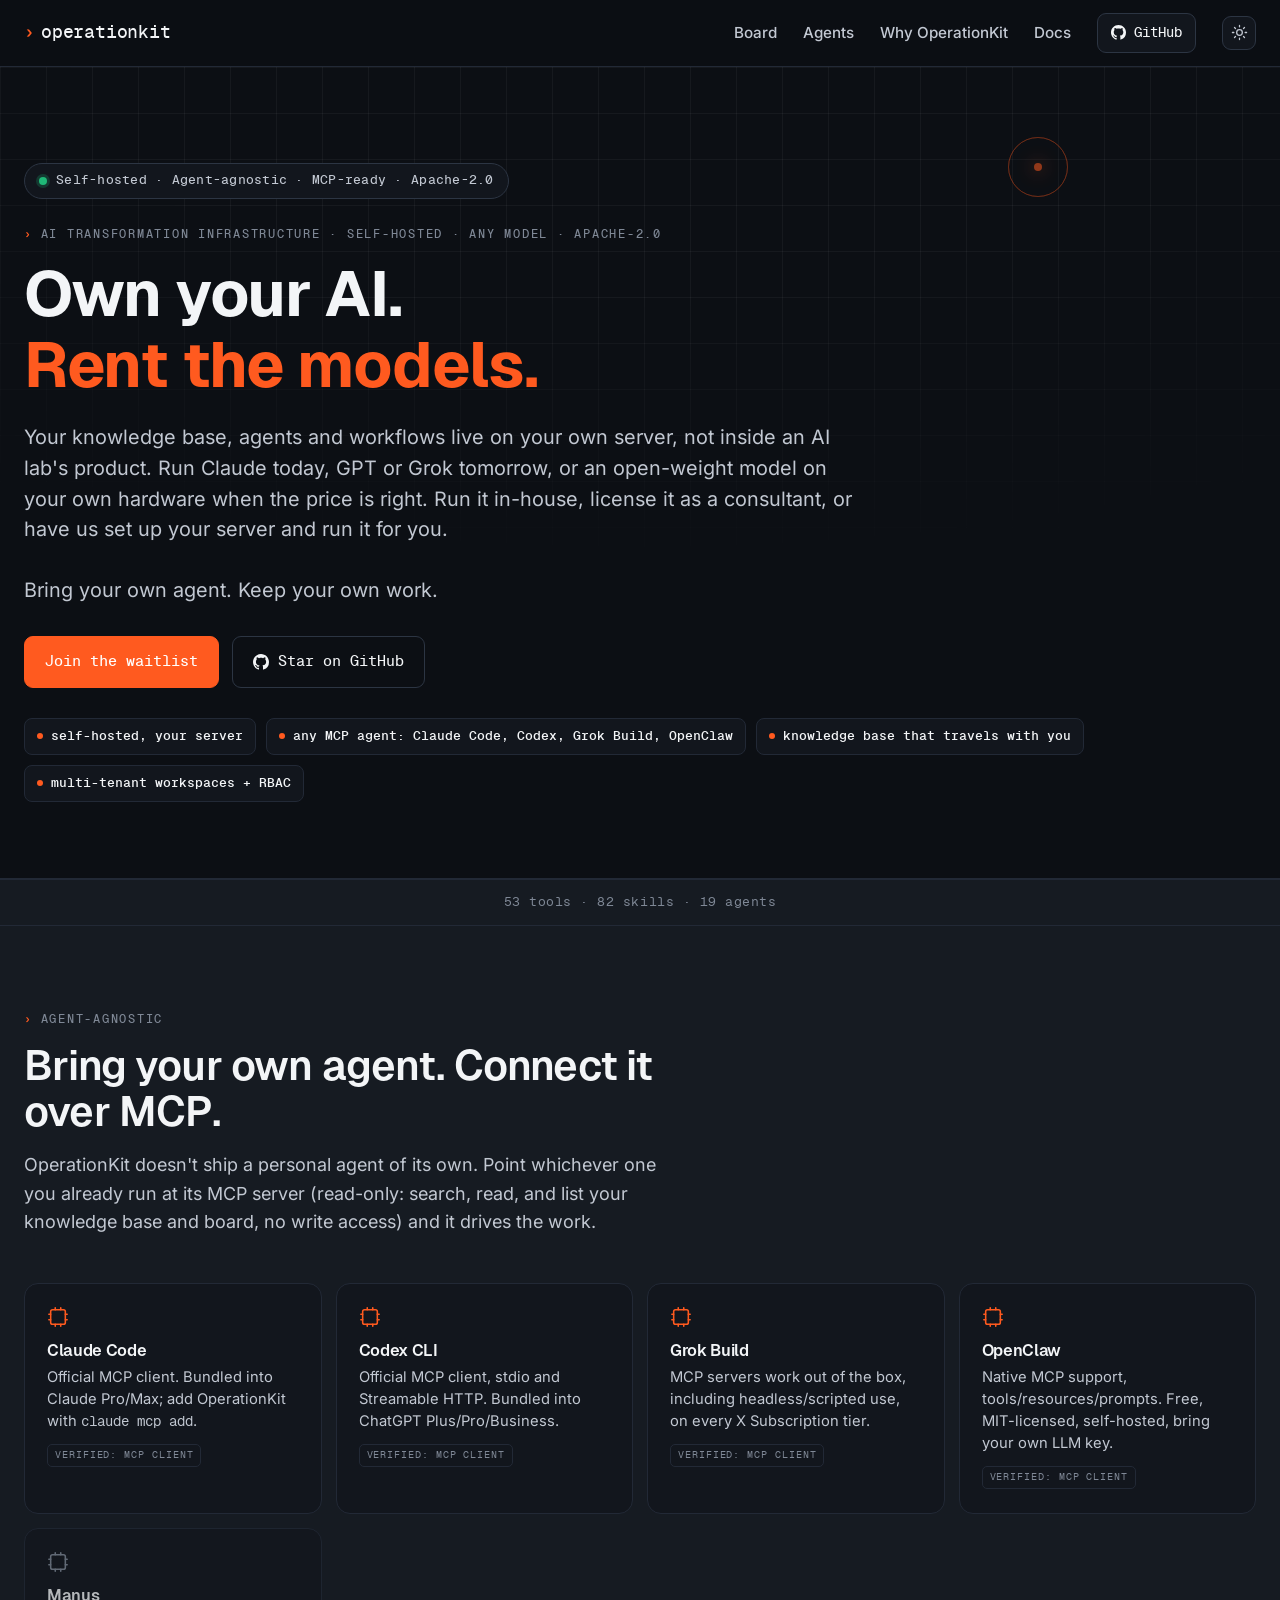
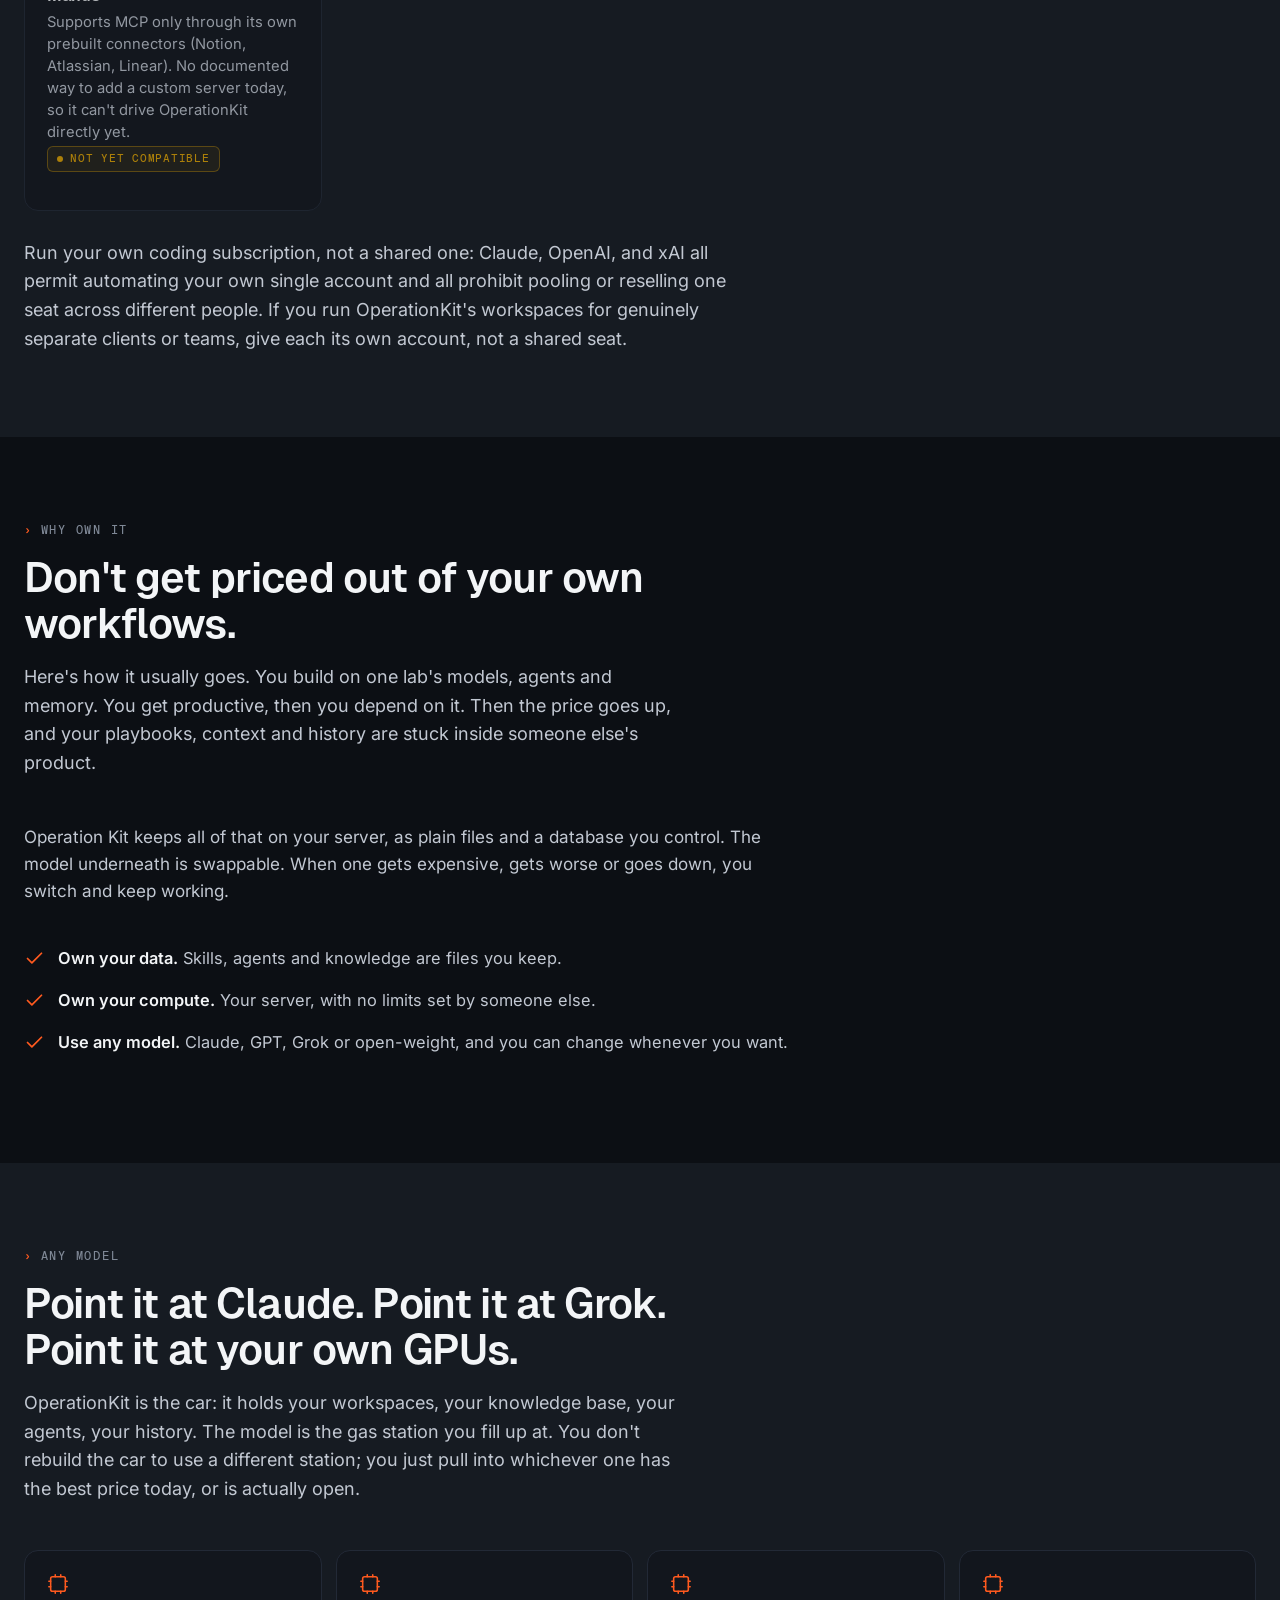
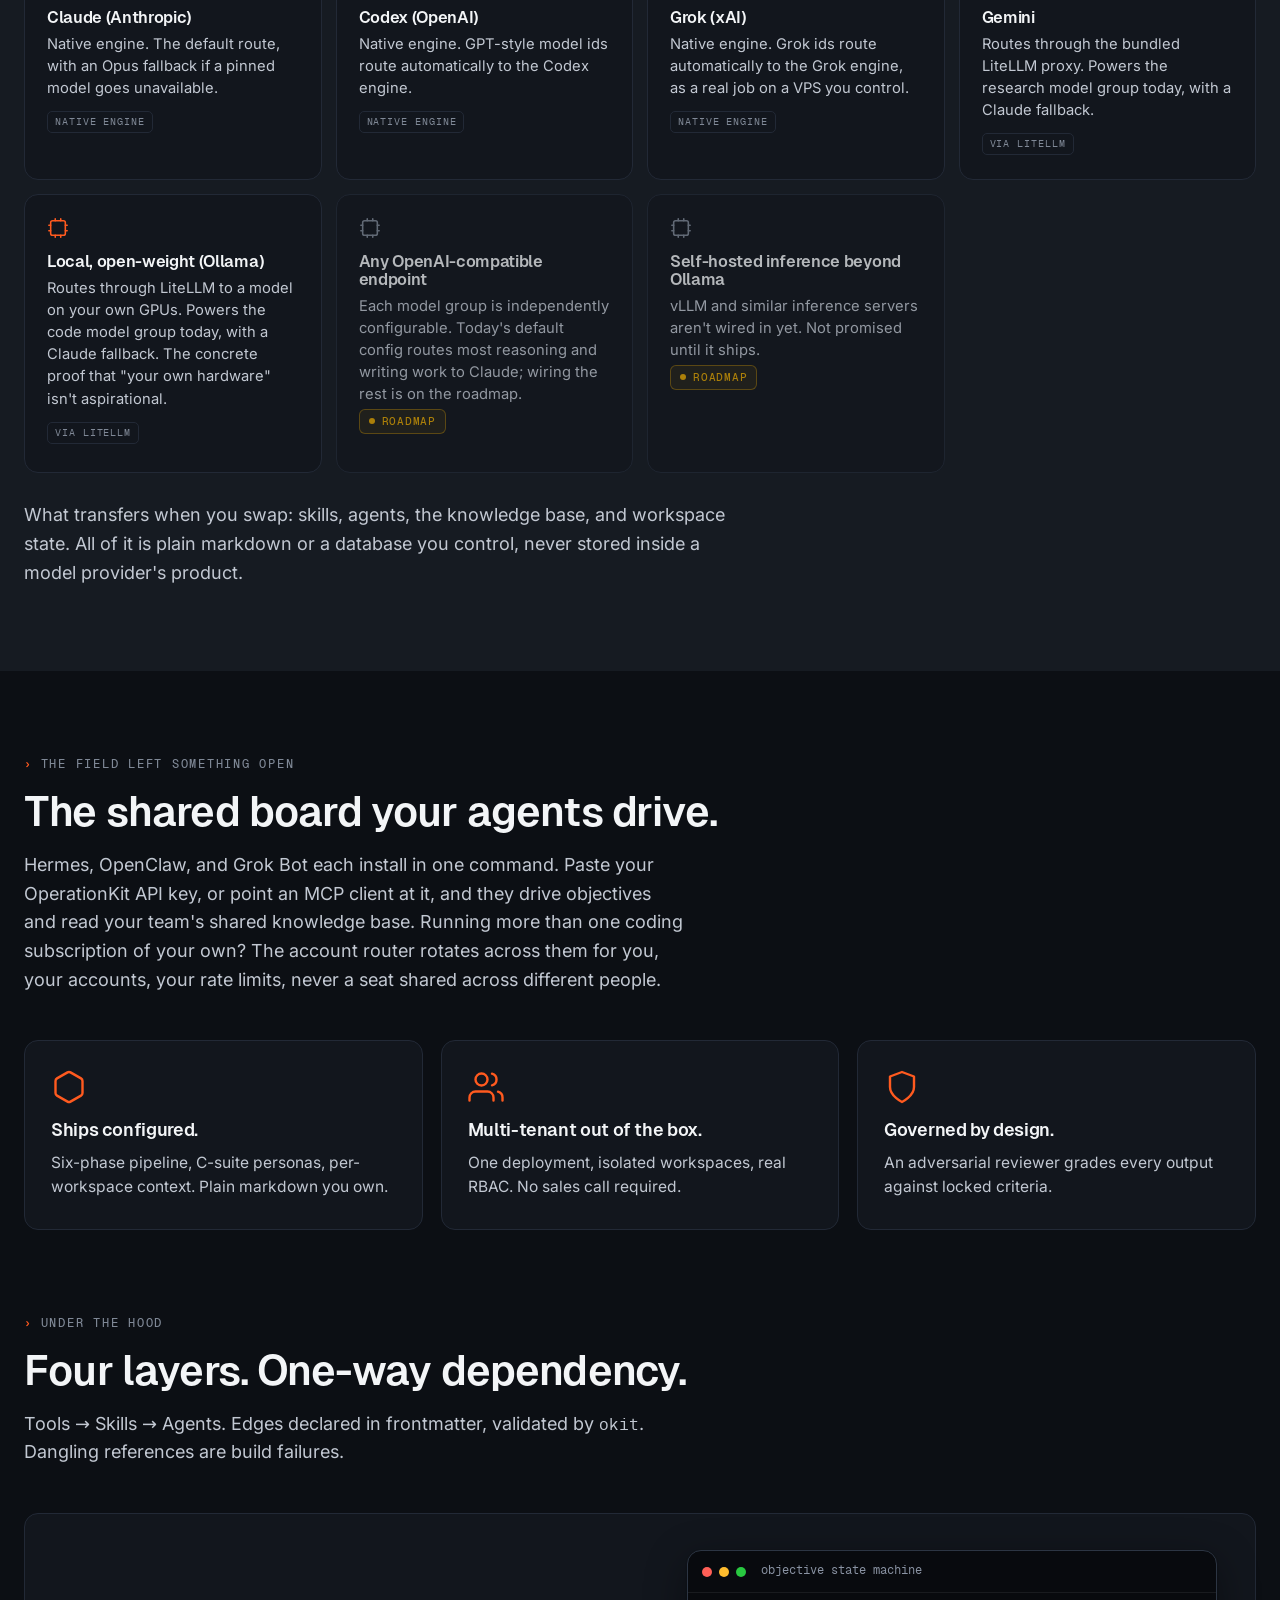
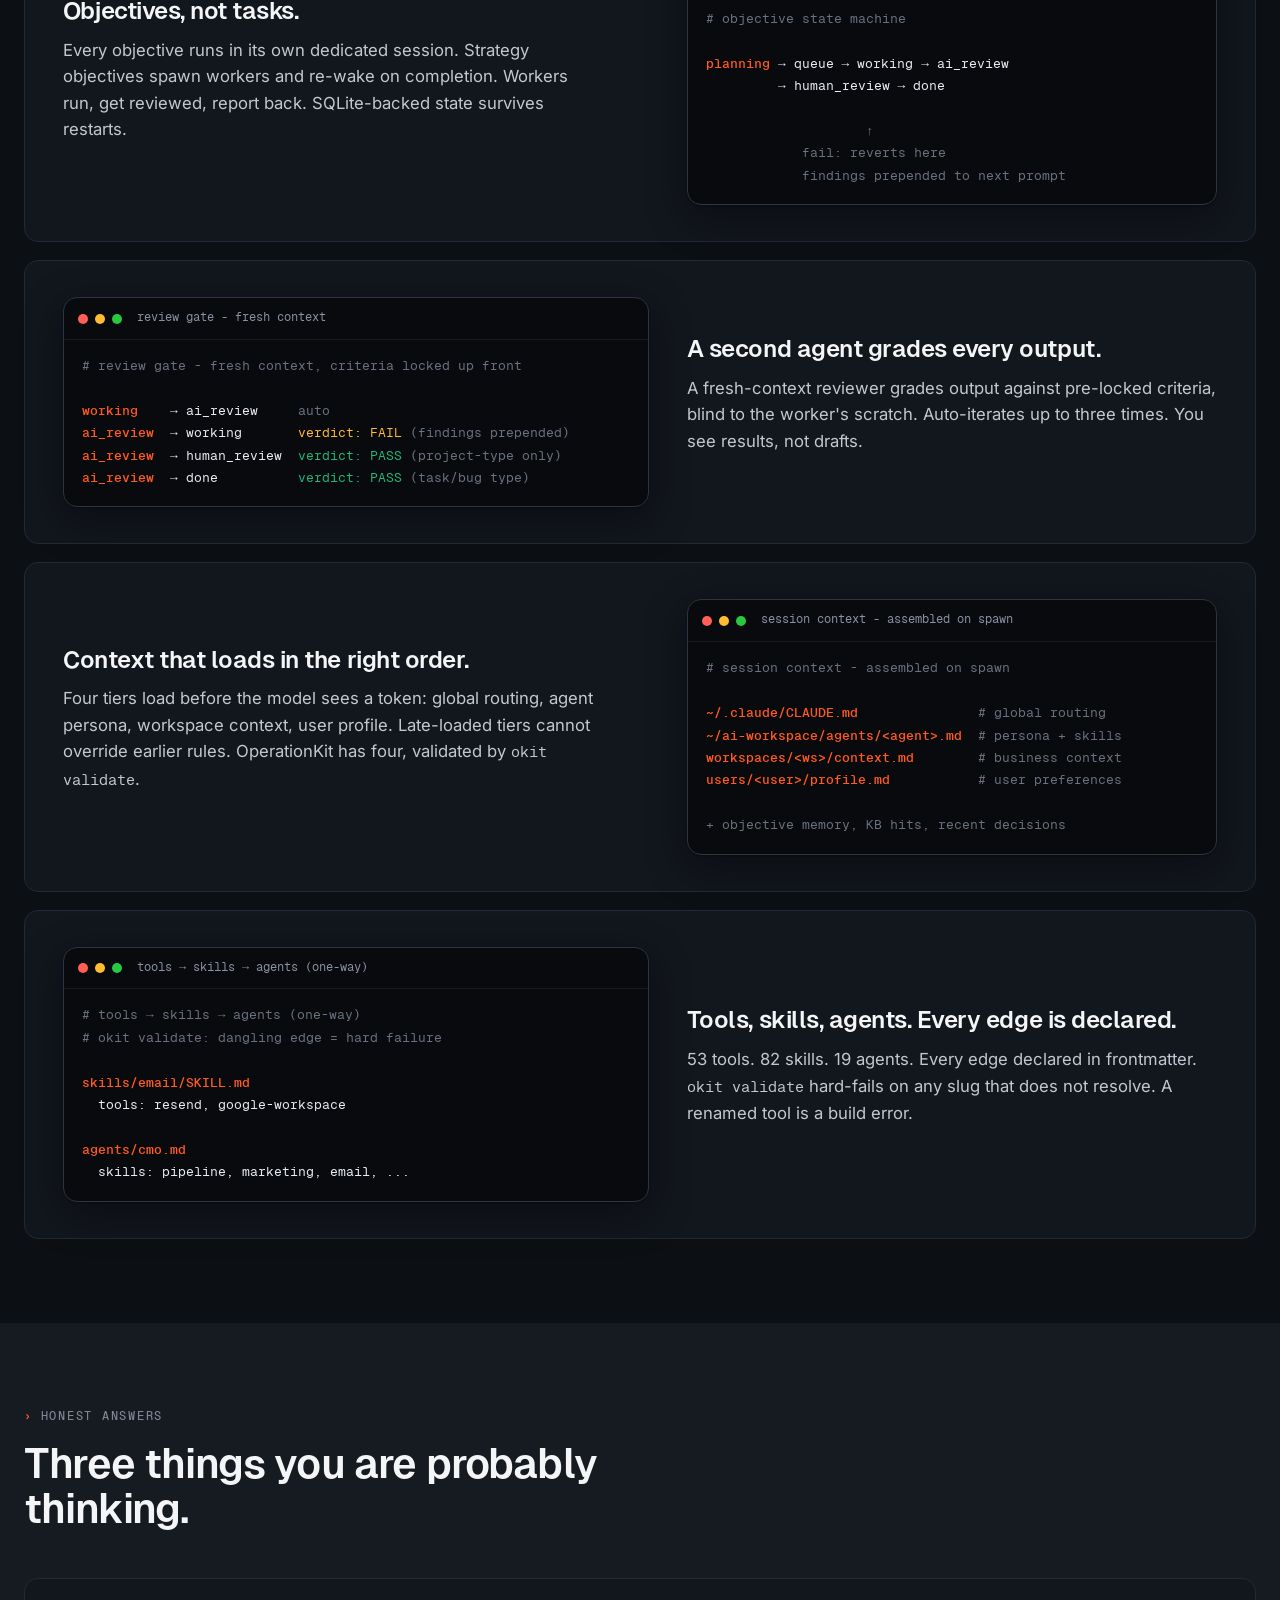
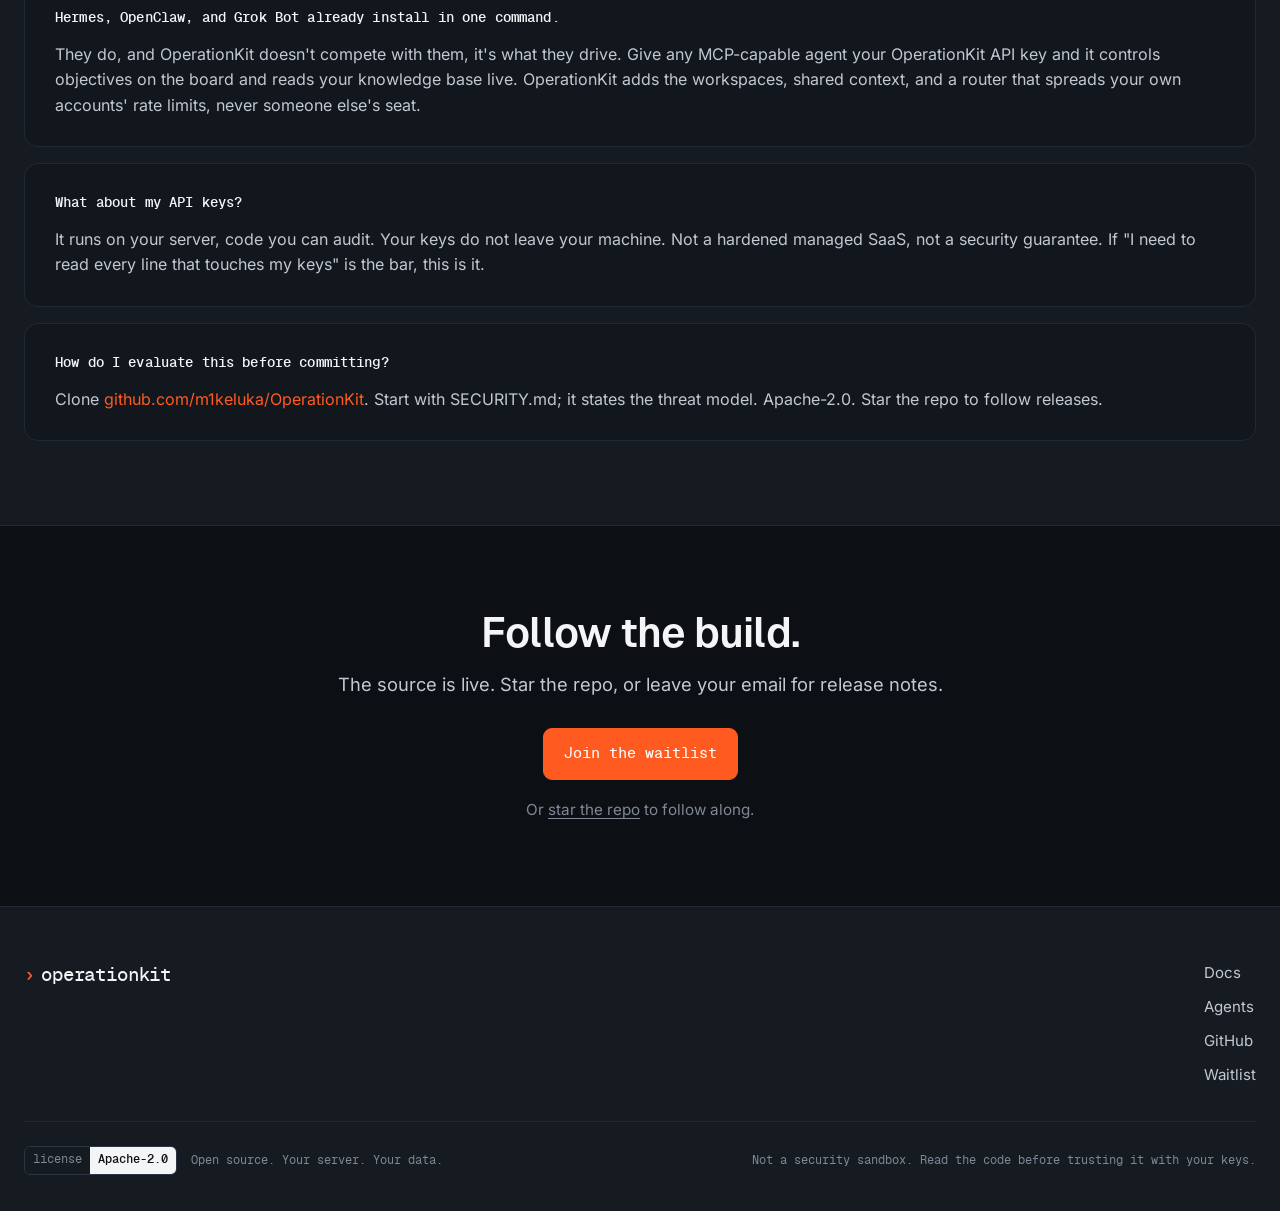
<file: index.html>
<!DOCTYPE html>
<html lang="en">
<head>
  <meta charset="utf-8" />
  <meta name="viewport" content="width=device-width, initial-scale=1" />
  <title>OperationKit: AI transformation infrastructure</title>
  <meta name="description" content="AI transformation infrastructure for businesses. A self-hosted knowledge base and agent board that works with Claude, Codex, Grok and open-weight models. Run it in-house, license it, or have us set up your server and run it for you. Apache-2.0." />
  <meta name="theme-color" content="#0c0f14" />

  <!-- no-flash theme init: default dark; honor a stored 'light' preference before first paint -->
  <script>(function(){try{if(localStorage.getItem('ok-theme')!=='light')document.documentElement.setAttribute('data-theme','dark');}catch(e){}})();</script>

  <link rel="icon" type="image/svg+xml" href="favicon-caret.svg" />
  <link rel="icon" type="image/png" sizes="32x32" href="favicon-32.png" />
  <link rel="icon" type="image/png" sizes="16x16" href="favicon-16.png" />
  <link rel="apple-touch-icon" sizes="180x180" href="apple-touch-icon.png" />

  <meta property="og:type" content="website" />
  <meta property="og:site_name" content="OperationKit" />
  <meta property="og:title" content="OperationKit: AI transformation infrastructure" />
  <meta property="og:description" content="AI transformation infrastructure for businesses. A self-hosted knowledge base and agent board that works with Claude, Codex, Grok and open-weight models. Run it in-house, license it, or have us set up your server and run it for you. Apache-2.0." />
  <link rel="canonical" href="https://operationkit.com/" />
  <meta property="og:url" content="https://operationkit.com/" />
  <meta property="og:image" content="https://operationkit.com/og-image.png" />
  <meta property="og:image:width" content="1200" />
  <meta property="og:image:height" content="630" />
  <meta property="og:image:alt" content="OperationKit. Own your AI. Rent the models. AI transformation infrastructure." />
  <meta name="twitter:card" content="summary_large_image" />
  <meta name="twitter:title" content="OperationKit: AI transformation infrastructure" />
  <meta name="twitter:description" content="AI transformation infrastructure for businesses. A self-hosted knowledge base and agent board that works with Claude, Codex, Grok and open-weight models. Run it in-house, license it, or have us set up your server and run it for you. Apache-2.0." />
  <meta name="twitter:image" content="https://operationkit.com/og-image.png" />

  <link rel="preload" as="font" type="font/woff2" href="fonts/geist-sans-700.woff2" crossorigin />
  <link rel="preload" as="font" type="font/woff2" href="fonts/geist-mono-500.woff2" crossorigin />
  <link rel="preload" as="font" type="font/woff2" href="fonts/inter-400.woff2" crossorigin />
  <link rel="stylesheet" href="styles.css" />
</head>
<body>

  <!-- ============ NAV ============ -->
  <header class="nav">
    <div class="wrap nav-inner">
      <a class="nav-logo" href="#top" aria-label="OperationKit home">
        <span class="wordmark"><span class="caret" aria-hidden="true">›</span>operationkit</span>
      </a>
      <nav class="nav-links" aria-label="Primary">
        <a class="navlink" href="#board">Board</a>
        <a class="navlink" href="#agents">Agents</a>
        <a class="navlink" href="#why">Why OperationKit</a>
        <a class="navlink" href="docs/">Docs</a>
        <a class="nav-cta" href="https://github.com/m1keluka/OperationKit" rel="noopener" target="_blank">
          <svg viewBox="0 0 16 16" fill="currentColor" aria-hidden="true"><path d="M8 0C3.58 0 0 3.58 0 8c0 3.54 2.29 6.53 5.47 7.59.4.07.55-.17.55-.38 0-.19-.01-.82-.01-1.49-2.01.37-2.53-.49-2.69-.94-.09-.23-.48-.94-.82-1.13-.28-.15-.68-.52-.01-.53.63-.01 1.08.58 1.23.82.72 1.21 1.87.87 2.33.66.07-.52.28-.87.51-1.07-1.78-.2-3.64-.89-3.64-3.95 0-.87.31-1.59.82-2.15-.08-.2-.36-1.02.08-2.12 0 0 .67-.21 2.2.82.64-.18 1.32-.27 2-.27.68 0 1.36.09 2 .27 1.53-1.04 2.2-.82 2.2-.82.44 1.1.16 1.92.08 2.12.51.56.82 1.27.82 2.15 0 3.07-1.87 3.75-3.65 3.95.29.25.54.73.54 1.48 0 1.07-.01 1.93-.01 2.2 0 .21.15.46.55.38A8.01 8.01 0 0 0 16 8c0-4.42-3.58-8-8-8Z"/></svg>
          GitHub
        </a>
        <button class="theme-toggle" type="button" id="themeToggle" aria-label="Toggle light or dark theme" title="Toggle light / dark">
          <svg class="i-moon" viewBox="0 0 24 24" fill="none" stroke="currentColor" stroke-width="1.8" stroke-linecap="round" stroke-linejoin="round" aria-hidden="true"><path d="M21 12.79A9 9 0 1 1 11.21 3 7 7 0 0 0 21 12.79Z"/></svg>
          <svg class="i-sun" viewBox="0 0 24 24" fill="none" stroke="currentColor" stroke-width="1.8" stroke-linecap="round" stroke-linejoin="round" aria-hidden="true"><circle cx="12" cy="12" r="4"/><path d="M12 2v2M12 20v2M4.93 4.93l1.41 1.41M17.66 17.66l1.41 1.41M2 12h2M20 12h2M6.34 17.66l-1.41 1.41M19.07 4.93l-1.41 1.41"/></svg>
        </button>
      </nav>
    </div>
  </header>

  <main id="top">

    <!-- ============ HERO ============ -->
    <section class="hero">
      <div class="hero-grid" aria-hidden="true"></div>
      <div class="beacon" aria-hidden="true">
        <span></span><span></span><span></span>
        <i class="beacon-dot"></i>
      </div>
      <div class="wrap hero-inner">
        <div class="status-pill">
          <i class="live-dot"></i> Self-hosted &middot; Agent-agnostic &middot; MCP-ready &middot; Apache-2.0
        </div>
        <p class="eyebrow">AI transformation infrastructure &middot; Self-hosted &middot; Any model &middot; Apache-2.0</p>
        <h1>Own your AI.<br><span class="accent">Rent the models.</span></h1>
        <p class="hero-oneliner">Your knowledge base, agents and workflows live on your own server, not inside an AI lab's product. Run Claude today, GPT or Grok tomorrow, or an open-weight model on your own hardware when the price is right. Run it in-house, license it as a consultant, or have us set up your server and run it for you.</p>
        <p class="hero-oneliner">Bring your own agent. Keep your own work.</p>
        <div class="hero-ctas">
          <a class="btn btn-primary" href="/waitlist/">
            Join the waitlist
          </a>
          <a class="btn btn-ghost" href="https://github.com/m1keluka/OperationKit" rel="noopener" target="_blank">
            <svg viewBox="0 0 16 16" fill="currentColor" aria-hidden="true"><path d="M8 0C3.58 0 0 3.58 0 8c0 3.54 2.29 6.53 5.47 7.59.4.07.55-.17.55-.38 0-.19-.01-.82-.01-1.49-2.01.37-2.53-.49-2.69-.94-.09-.23-.48-.94-.82-1.13-.28-.15-.68-.52-.01-.53.63-.01 1.08.58 1.23.82.72 1.21 1.87.87 2.33.66.07-.52.28-.87.51-1.07-1.78-.2-3.64-.89-3.64-3.95 0-.87.31-1.59.82-2.15-.08-.2-.36-1.02.08-2.12 0 0 .67-.21 2.2.82.64-.18 1.32-.27 2-.27.68 0 1.36.09 2 .27 1.53-1.04 2.2-.82 2.2-.82.44 1.1.16 1.92.08 2.12.51.56.82 1.27.82 2.15 0 3.07-1.87 3.75-3.65 3.95.29.25.54.73.54 1.48 0 1.07-.01 1.93-.01 2.2 0 .21.15.46.55.38A8.01 8.01 0 0 0 16 8c0-4.42-3.58-8-8-8Z"/></svg>
            Star on GitHub
          </a>
        </div>
        <div class="hero-chips" aria-label="Key properties">
          <span class="chip"><i class="cdot"></i> <b>self-hosted, your server</b></span>
          <span class="chip"><i class="cdot"></i> <b>any MCP agent: Claude Code, Codex, Grok Build, OpenClaw</b></span>
          <span class="chip"><i class="cdot"></i> <b>knowledge base that travels with you</b></span>
          <span class="chip"><i class="cdot"></i> <b>multi-tenant workspaces + RBAC</b></span>
        </div>
      </div>
    </section>

    <!-- ============ PROOF STRIP ============ -->
    <div class="proof-strip" aria-label="Live inventory">
      <div class="wrap">
        <span class="proof-line">53 tools &middot; 82 skills &middot; 19 agents</span>
      </div>
    </div>

    <!-- ============ BRING YOUR OWN AGENT ============ -->
    <section class="section" id="agent-compat" style="background:var(--surface-2)">
      <div class="wrap">
        <div class="sec-head reveal">
          <p class="eyebrow">Agent-agnostic</p>
          <h2>Bring your own agent. Connect it over MCP.</h2>
          <p class="lead">OperationKit doesn't ship a personal agent of its own. Point whichever one you already run at its MCP server (read-only: search, read, and list your knowledge base and board, no write access) and it drives the work.</p>
        </div>

        <div class="capgrid reveal">
          <div class="capcard">
            <div class="ic" aria-hidden="true"><svg viewBox="0 0 24 24" fill="none" stroke="currentColor" stroke-width="1.7" stroke-linecap="round" stroke-linejoin="round"><rect x="4" y="4" width="16" height="16" rx="2"/><path d="M9 2v2M15 2v2M9 20v2M15 20v2M2 9h2M2 15h2M20 9h2M20 15h2"/></svg></div>
            <h3>Claude Code</h3>
            <p>Official MCP client. Bundled into Claude Pro/Max; add OperationKit with <code class="mono">claude mcp add</code>.</p>
            <span class="tag">verified: MCP client</span>
          </div>
          <div class="capcard">
            <div class="ic" aria-hidden="true"><svg viewBox="0 0 24 24" fill="none" stroke="currentColor" stroke-width="1.7" stroke-linecap="round" stroke-linejoin="round"><rect x="4" y="4" width="16" height="16" rx="2"/><path d="M9 2v2M15 2v2M9 20v2M15 20v2M2 9h2M2 15h2M20 9h2M20 15h2"/></svg></div>
            <h3>Codex CLI</h3>
            <p>Official MCP client, stdio and Streamable HTTP. Bundled into ChatGPT Plus/Pro/Business.</p>
            <span class="tag">verified: MCP client</span>
          </div>
          <div class="capcard">
            <div class="ic" aria-hidden="true"><svg viewBox="0 0 24 24" fill="none" stroke="currentColor" stroke-width="1.7" stroke-linecap="round" stroke-linejoin="round"><rect x="4" y="4" width="16" height="16" rx="2"/><path d="M9 2v2M15 2v2M9 20v2M15 20v2M2 9h2M2 15h2M20 9h2M20 15h2"/></svg></div>
            <h3>Grok Build</h3>
            <p>MCP servers work out of the box, including headless/scripted use, on every X Subscription tier.</p>
            <span class="tag">verified: MCP client</span>
          </div>
          <div class="capcard">
            <div class="ic" aria-hidden="true"><svg viewBox="0 0 24 24" fill="none" stroke="currentColor" stroke-width="1.7" stroke-linecap="round" stroke-linejoin="round"><rect x="4" y="4" width="16" height="16" rx="2"/><path d="M9 2v2M15 2v2M9 20v2M15 20v2M2 9h2M2 15h2M20 9h2M20 15h2"/></svg></div>
            <h3>OpenClaw</h3>
            <p>Native MCP support, tools/resources/prompts. Free, MIT-licensed, self-hosted, bring your own LLM key.</p>
            <span class="tag">verified: MCP client</span>
          </div>
          <div class="capcard is-roadmap">
            <div class="ic" aria-hidden="true"><svg viewBox="0 0 24 24" fill="none" stroke="currentColor" stroke-width="1.7" stroke-linecap="round" stroke-linejoin="round"><rect x="4" y="4" width="16" height="16" rx="2"/><path d="M9 2v2M15 2v2M9 20v2M15 20v2M2 9h2M2 15h2M20 9h2M20 15h2"/></svg></div>
            <h3>Manus</h3>
            <p>Supports MCP only through its own prebuilt connectors (Notion, Atlassian, Linear). No documented way to add a custom server today, so it can't drive OperationKit directly yet.</p>
            <span class="roadmap"><i class="rdot"></i>Not yet compatible</span>
          </div>
        </div>

        <p class="lead" style="margin-top:28px;max-width:64ch">Run your own coding subscription, not a shared one: Claude, OpenAI, and xAI all permit automating your own single account and all prohibit pooling or reselling one seat across different people. If you run OperationKit's workspaces for genuinely separate clients or teams, give each its own account, not a shared seat.</p>
      </div>
    </section>

    <!-- ============ WHY OWN IT ============ -->
    <section class="section" id="own">
      <div class="wrap">
        <div class="sec-head reveal">
          <p class="eyebrow">Why own it</p>
          <h2>Don't get priced out of your own workflows.</h2>
          <p class="lead">Here's how it usually goes. You build on one lab's models, agents and memory. You get productive, then you depend on it. Then the price goes up, and your playbooks, context and history are stuck inside someone else's product.</p>
        </div>

        <div class="ownership reveal" style="max-width:68ch;margin-bottom:40px">
          <p>Operation Kit keeps all of that on your server, as plain files and a database you control. The model underneath is swappable. When one gets expensive, gets worse or goes down, you switch and keep working.</p>
        </div>

        <div class="obj-list reveal">
          <div class="obj-item">
            <svg class="tick" viewBox="0 0 24 24" fill="none" stroke="currentColor" stroke-width="2" stroke-linecap="round" stroke-linejoin="round" aria-hidden="true"><polyline points="20 6 9 17 4 12"/></svg>
            <p><b>Own your data.</b> Skills, agents and knowledge are files you keep.</p>
          </div>
          <div class="obj-item">
            <svg class="tick" viewBox="0 0 24 24" fill="none" stroke="currentColor" stroke-width="2" stroke-linecap="round" stroke-linejoin="round" aria-hidden="true"><polyline points="20 6 9 17 4 12"/></svg>
            <p><b>Own your compute.</b> Your server, with no limits set by someone else.</p>
          </div>
          <div class="obj-item">
            <svg class="tick" viewBox="0 0 24 24" fill="none" stroke="currentColor" stroke-width="2" stroke-linecap="round" stroke-linejoin="round" aria-hidden="true"><polyline points="20 6 9 17 4 12"/></svg>
            <p><b>Use any model.</b> Claude, GPT, Grok or open-weight, and you can change whenever you want.</p>
          </div>
        </div>
      </div>
    </section>

    <!-- ============ MODEL PORTABILITY ============ -->
    <section class="section" id="models" style="background:var(--surface-2)">
      <div class="wrap">
        <div class="sec-head reveal">
          <p class="eyebrow">Any model</p>
          <h2>Point it at Claude. Point it at Grok. Point it at your own GPUs.</h2>
          <p class="lead">OperationKit is the car: it holds your workspaces, your knowledge base, your agents, your history. The model is the gas station you fill up at. You don't rebuild the car to use a different station; you just pull into whichever one has the best price today, or is actually open.</p>
        </div>

        <div class="capgrid reveal">
          <div class="capcard">
            <div class="ic" aria-hidden="true"><svg viewBox="0 0 24 24" fill="none" stroke="currentColor" stroke-width="1.7" stroke-linecap="round" stroke-linejoin="round"><rect x="4" y="4" width="16" height="16" rx="2"/><path d="M9 2v2M15 2v2M9 20v2M15 20v2M2 9h2M2 15h2M20 9h2M20 15h2"/></svg></div>
            <h3>Claude (Anthropic)</h3>
            <p>Native engine. The default route, with an Opus fallback if a pinned model goes unavailable.</p>
            <span class="tag">native engine</span>
          </div>
          <div class="capcard">
            <div class="ic" aria-hidden="true"><svg viewBox="0 0 24 24" fill="none" stroke="currentColor" stroke-width="1.7" stroke-linecap="round" stroke-linejoin="round"><rect x="4" y="4" width="16" height="16" rx="2"/><path d="M9 2v2M15 2v2M9 20v2M15 20v2M2 9h2M2 15h2M20 9h2M20 15h2"/></svg></div>
            <h3>Codex (OpenAI)</h3>
            <p>Native engine. GPT-style model ids route automatically to the Codex engine.</p>
            <span class="tag">native engine</span>
          </div>
          <div class="capcard">
            <div class="ic" aria-hidden="true"><svg viewBox="0 0 24 24" fill="none" stroke="currentColor" stroke-width="1.7" stroke-linecap="round" stroke-linejoin="round"><rect x="4" y="4" width="16" height="16" rx="2"/><path d="M9 2v2M15 2v2M9 20v2M15 20v2M2 9h2M2 15h2M20 9h2M20 15h2"/></svg></div>
            <h3>Grok (xAI)</h3>
            <p>Native engine. Grok ids route automatically to the Grok engine, as a real job on a VPS you control.</p>
            <span class="tag">native engine</span>
          </div>
          <div class="capcard">
            <div class="ic" aria-hidden="true"><svg viewBox="0 0 24 24" fill="none" stroke="currentColor" stroke-width="1.7" stroke-linecap="round" stroke-linejoin="round"><rect x="4" y="4" width="16" height="16" rx="2"/><path d="M9 2v2M15 2v2M9 20v2M15 20v2M2 9h2M2 15h2M20 9h2M20 15h2"/></svg></div>
            <h3>Gemini</h3>
            <p>Routes through the bundled LiteLLM proxy. Powers the research model group today, with a Claude fallback.</p>
            <span class="tag">via litellm</span>
          </div>
          <div class="capcard">
            <div class="ic" aria-hidden="true"><svg viewBox="0 0 24 24" fill="none" stroke="currentColor" stroke-width="1.7" stroke-linecap="round" stroke-linejoin="round"><rect x="4" y="4" width="16" height="16" rx="2"/><path d="M9 2v2M15 2v2M9 20v2M15 20v2M2 9h2M2 15h2M20 9h2M20 15h2"/></svg></div>
            <h3>Local, open-weight (Ollama)</h3>
            <p>Routes through LiteLLM to a model on your own GPUs. Powers the code model group today, with a Claude fallback. The concrete proof that "your own hardware" isn't aspirational.</p>
            <span class="tag">via litellm</span>
          </div>
          <div class="capcard is-roadmap">
            <div class="ic" aria-hidden="true"><svg viewBox="0 0 24 24" fill="none" stroke="currentColor" stroke-width="1.7" stroke-linecap="round" stroke-linejoin="round"><rect x="4" y="4" width="16" height="16" rx="2"/><path d="M9 2v2M15 2v2M9 20v2M15 20v2M2 9h2M2 15h2M20 9h2M20 15h2"/></svg></div>
            <h3>Any OpenAI-compatible endpoint</h3>
            <p>Each model group is independently configurable. Today's default config routes most reasoning and writing work to Claude; wiring the rest is on the roadmap.</p>
            <span class="roadmap"><i class="rdot"></i>Roadmap</span>
          </div>
          <div class="capcard is-roadmap">
            <div class="ic" aria-hidden="true"><svg viewBox="0 0 24 24" fill="none" stroke="currentColor" stroke-width="1.7" stroke-linecap="round" stroke-linejoin="round"><rect x="4" y="4" width="16" height="16" rx="2"/><path d="M9 2v2M15 2v2M9 20v2M15 20v2M2 9h2M2 15h2M20 9h2M20 15h2"/></svg></div>
            <h3>Self-hosted inference beyond Ollama</h3>
            <p>vLLM and similar inference servers aren't wired in yet. Not promised until it ships.</p>
            <span class="roadmap"><i class="rdot"></i>Roadmap</span>
          </div>
        </div>

        <p class="lead" style="margin-top:28px;max-width:64ch">What transfers when you swap: skills, agents, the knowledge base, and workspace state. All of it is plain markdown or a database you control, never stored inside a model provider's product.</p>
      </div>
    </section>

    <!-- ============ THE GAP ============ -->
    <section class="section" id="why">
      <div class="wrap">
        <div class="sec-head reveal">
          <p class="eyebrow">The field left something open</p>
          <h2>The shared board your agents drive.</h2>
          <p class="lead">Hermes, OpenClaw, and Grok Bot each install in one command. Paste your OperationKit API key, or point an MCP client at it, and they drive objectives and read your team's shared knowledge base. Running more than one coding subscription of your own? The account router rotates across them for you, your accounts, your rate limits, never a seat shared across different people.</p>
        </div>

        <div class="gap-pillars reveal">
          <div class="gap-pillar">
            <div class="gap-pillar-icon" aria-hidden="true">
              <svg viewBox="0 0 24 24" fill="none" stroke="currentColor" stroke-width="1.7" stroke-linecap="round" stroke-linejoin="round"><path d="M21 16V8a2 2 0 0 0-1-1.73l-7-4a2 2 0 0 0-2 0l-7 4A2 2 0 0 0 3 8v8a2 2 0 0 0 1 1.73l7 4a2 2 0 0 0 2 0l7-4A2 2 0 0 0 21 16z"/></svg>
            </div>
            <h3>Ships configured.</h3>
            <p>Six-phase pipeline, C-suite personas, per-workspace context. Plain markdown you own.</p>
          </div>
          <div class="gap-pillar">
            <div class="gap-pillar-icon" aria-hidden="true">
              <svg viewBox="0 0 24 24" fill="none" stroke="currentColor" stroke-width="1.7" stroke-linecap="round" stroke-linejoin="round"><path d="M17 21v-2a4 4 0 0 0-4-4H5a4 4 0 0 0-4 4v2"/><circle cx="9" cy="7" r="4"/><path d="M23 21v-2a4 4 0 0 0-3-3.87"/><path d="M16 3.13a4 4 0 0 1 0 7.75"/></svg>
            </div>
            <h3>Multi-tenant out of the box.</h3>
            <p>One deployment, isolated workspaces, real RBAC. No sales call required.</p>
          </div>
          <div class="gap-pillar">
            <div class="gap-pillar-icon" aria-hidden="true">
              <svg viewBox="0 0 24 24" fill="none" stroke="currentColor" stroke-width="1.7" stroke-linecap="round" stroke-linejoin="round"><path d="M12 22s8-4 8-10V5l-8-3-8 3v7c0 6 8 10 8 10z"/></svg>
            </div>
            <h3>Governed by design.</h3>
            <p>An adversarial reviewer grades every output against locked criteria.</p>
          </div>
        </div>
      </div>
    </section>

    <!-- ============ HOW IT WORKS (four pillars) ============ -->
    <section class="section" id="board" style="padding-top:0;">
      <div class="wrap">
        <div class="sec-head reveal">
          <p class="eyebrow">Under the hood</p>
          <h2>Four layers. One-way dependency.</h2>
          <p class="lead">
            Tools &#8594; Skills &#8594; Agents. Edges declared in frontmatter, validated by <code class="mono">okit</code>. Dangling references are build failures.
          </p>
        </div>

        <div class="deep" id="agents">

          <!-- Pillar 1: The board -->
          <article class="deepblock reveal">
            <div class="deep-body">
              <h3>Objectives, not tasks.</h3>
              <p>
                Every objective runs in its own dedicated session. Strategy objectives spawn workers and re-wake on completion. Workers run, get reviewed, report back. SQLite-backed state survives restarts.
              </p>
            </div>
            <div class="deep-media">
              <div class="codeframe">
                <div class="cf-bar"><i class="d"></i><i class="d"></i><i class="d"></i><span class="nm">objective state machine</span></div>
                <div class="cf-body">
<span class="l"><span class="c"># objective state machine</span></span>
<span class="l"> </span>
<span class="l"><span class="k">planning</span> <span class="w">&#8594; queue &#8594; working &#8594; ai_review</span></span>
<span class="l">         <span class="w">&#8594; human_review &#8594; done</span></span>
<span class="l"> </span>
<span class="l"><span class="c">                    &#8593;</span></span>
<span class="l"><span class="c">            fail: reverts here</span></span>
<span class="l"><span class="c">            findings prepended to next prompt</span></span>
                </div>
              </div>
            </div>
          </article>

          <!-- Pillar 2: The reviewer loop -->
          <article class="deepblock reveal">
            <div class="deep-body">
              <h3>A second agent grades every output.</h3>
              <p>
                A fresh-context reviewer grades output against pre-locked criteria, blind to the worker's scratch. Auto-iterates up to three times. You see results, not drafts.
              </p>
            </div>
            <div class="deep-media">
              <div class="codeframe">
                <div class="cf-bar"><i class="d"></i><i class="d"></i><i class="d"></i><span class="nm">review gate - fresh context</span></div>
                <div class="cf-body">
<span class="l"><span class="c"># review gate - fresh context, criteria locked up front</span></span>
<span class="l"> </span>
<span class="l"><span class="k">working</span>    <span class="w">&#8594; ai_review</span>     <span class="c">auto</span></span>
<span class="l"><span class="k">ai_review</span>  <span class="w">&#8594; working</span>       <span class="y">verdict: FAIL</span> <span class="c">(findings prepended)</span></span>
<span class="l"><span class="k">ai_review</span>  <span class="w">&#8594; human_review</span>  <span class="g">verdict: PASS</span> <span class="c">(project-type only)</span></span>
<span class="l"><span class="k">ai_review</span>  <span class="w">&#8594; done</span>          <span class="g">verdict: PASS</span> <span class="c">(task/bug type)</span></span>
                </div>
              </div>
            </div>
          </article>

          <!-- Pillar 3: Four-tier instruction stack -->
          <article class="deepblock reveal">
            <div class="deep-body">
              <h3>Context that loads in the right order.</h3>
              <p>
                Four tiers load before the model sees a token: global routing, agent persona, workspace context, user profile. Late-loaded tiers cannot override earlier rules. OperationKit has four, validated by <code class="mono">okit validate</code>.
              </p>
            </div>
            <div class="deep-media">
              <div class="codeframe">
                <div class="cf-bar"><i class="d"></i><i class="d"></i><i class="d"></i><span class="nm">session context - assembled on spawn</span></div>
                <div class="cf-body">
<span class="l"><span class="c"># session context - assembled on spawn</span></span>
<span class="l"> </span>
<span class="l"><span class="k">~/.claude/CLAUDE.md</span>               <span class="c"># global routing</span></span>
<span class="l"><span class="k">~/ai-workspace/agents/&lt;agent&gt;.md</span>  <span class="c"># persona + skills</span></span>
<span class="l"><span class="k">workspaces/&lt;ws&gt;/context.md</span>        <span class="c"># business context</span></span>
<span class="l"><span class="k">users/&lt;user&gt;/profile.md</span>           <span class="c"># user preferences</span></span>
<span class="l"> </span>
<span class="l"><span class="c">+ objective memory, KB hits, recent decisions</span></span>
                </div>
              </div>
            </div>
          </article>

          <!-- Pillar 4: The layer graph -->
          <article class="deepblock reveal">
            <div class="deep-body">
              <h3>Tools, skills, agents. Every edge is declared.</h3>
              <p>
                53 tools. 82 skills. 19 agents. Every edge declared in frontmatter. <code class="mono">okit validate</code> hard-fails on any slug that does not resolve. A renamed tool is a build error.
              </p>
            </div>
            <div class="deep-media">
              <div class="codeframe">
                <div class="cf-bar"><i class="d"></i><i class="d"></i><i class="d"></i><span class="nm">tools &#8594; skills &#8594; agents (one-way)</span></div>
                <div class="cf-body">
<span class="l"><span class="c"># tools &#8594; skills &#8594; agents (one-way)</span></span>
<span class="l"><span class="c"># okit validate: dangling edge = hard failure</span></span>
<span class="l"> </span>
<span class="l"><span class="k">skills/email/SKILL.md</span></span>
<span class="l">  <span class="w">tools: resend, google-workspace</span></span>
<span class="l"> </span>
<span class="l"><span class="k">agents/cmo.md</span></span>
<span class="l">  <span class="w">skills: pipeline, marketing, email, ...</span></span>
                </div>
              </div>
            </div>
          </article>

        </div>
      </div>
    </section>

    <!-- ============ OBJECTIONS ============ -->
    <section class="section objs-section" id="objections">
      <div class="wrap">
        <div class="sec-head reveal">
          <p class="eyebrow">Honest answers</p>
          <h2>Three things you are probably thinking.</h2>
        </div>
        <div class="obj-cards reveal">

          <div class="obj-card">
            <p class="obj-q">Hermes, OpenClaw, and Grok Bot already install in one command.</p>
            <p class="obj-a">They do, and OperationKit doesn't compete with them, it's what they drive. Give any MCP-capable agent your OperationKit API key and it controls objectives on the board and reads your knowledge base live. OperationKit adds the workspaces, shared context, and a router that spreads your own accounts' rate limits, never someone else's seat.</p>
          </div>

          <div class="obj-card">
            <p class="obj-q">What about my API keys?</p>
            <p class="obj-a">It runs on your server, code you can audit. Your keys do not leave your machine. Not a hardened managed SaaS, not a security guarantee. If "I need to read every line that touches my keys" is the bar, this is it.</p>
          </div>

          <div class="obj-card">
            <p class="obj-q">How do I evaluate this before committing?</p>
            <p class="obj-a">Clone <a href="https://github.com/m1keluka/OperationKit" rel="noopener" target="_blank">github.com/m1keluka/OperationKit</a>. Start with SECURITY.md; it states the threat model. Apache-2.0. Star the repo to follow releases.</p>
          </div>

        </div>
      </div>
    </section>

    <!-- ============ FINAL CTA BAND ============ -->
    <section class="section cta-band" id="cta">
      <div class="wrap reveal">
        <h2>Follow the build.</h2>
        <p class="cta-lead">The source is live. Star the repo, or leave your email for release notes.</p>
        <div class="hero-ctas">
          <a class="btn btn-primary" href="/waitlist/">
            Join the waitlist
          </a>
        </div>
        <p class="cta-sub">Or <a href="https://github.com/m1keluka/OperationKit" rel="noopener" target="_blank">star the repo</a> to follow along.</p>
      </div>
    </section>

  </main>

  <!-- ============ FOOTER ============ -->
  <footer class="footer">
    <div class="wrap">
      <div class="footer-top">
        <div class="footer-logo">
          <span class="wordmark"><span class="caret" aria-hidden="true">›</span>operationkit</span>
        </div>
        <div class="footer-cols">
          <div class="footer-col">
            <a href="docs/">Docs</a>
            <a href="#agents">Agents</a>
            <a href="https://github.com/m1keluka/OperationKit" rel="noopener" target="_blank">GitHub</a>
            <a href="/waitlist/">Waitlist</a>
          </div>
        </div>
      </div>
      <div class="footer-meta">
        <span class="lic">
          <a class="lic-badge" href="https://github.com/m1keluka/OperationKit/blob/main/LICENSE" rel="noopener" target="_blank" aria-label="License: Apache-2.0">
            <span class="lic-k">license</span><span class="lic-v">Apache-2.0</span>
          </a>
          <span class="footer-note">Open source. Your server. Your data.</span>
        </span>
        <span class="footer-note">Not a security sandbox. Read the code before trusting it with your keys.</span>
      </div>
    </div>
  </footer>

  <script>
    // Scroll-reveal, guarded by prefers-reduced-motion. No external deps.
    (function () {
      var reduce = window.matchMedia && window.matchMedia('(prefers-reduced-motion: reduce)').matches;
      var els = document.querySelectorAll('.reveal');
      if (reduce || !('IntersectionObserver' in window)) {
        els.forEach(function (el) { el.classList.add('in'); });
        return;
      }
      var io = new IntersectionObserver(function (entries) {
        entries.forEach(function (e) {
          if (e.isIntersecting) { e.target.classList.add('in'); io.unobserve(e.target); }
        });
      }, { threshold: 0.12, rootMargin: '0px 0px -8% 0px' });
      els.forEach(function (el) { io.observe(el); });
    })();

    // Theme toggle: persists to localStorage, updates the address-bar color.
    (function () {
      var root = document.documentElement;
      var btn = document.getElementById('themeToggle');
      var meta = document.querySelector('meta[name="theme-color"]');
      function apply(t) {
        if (t === 'dark') { root.setAttribute('data-theme', 'dark'); }
        else { root.removeAttribute('data-theme'); }
        if (meta) { meta.setAttribute('content', t === 'dark' ? '#0c0f14' : '#fafaf7'); }
      }
      if (btn) btn.addEventListener('click', function () {
        var next = root.getAttribute('data-theme') === 'dark' ? 'light' : 'dark';
        try { localStorage.setItem('ok-theme', next); } catch (e) {}
        apply(next);
      });
    })();
  </script>
</body>
</html>
</file>
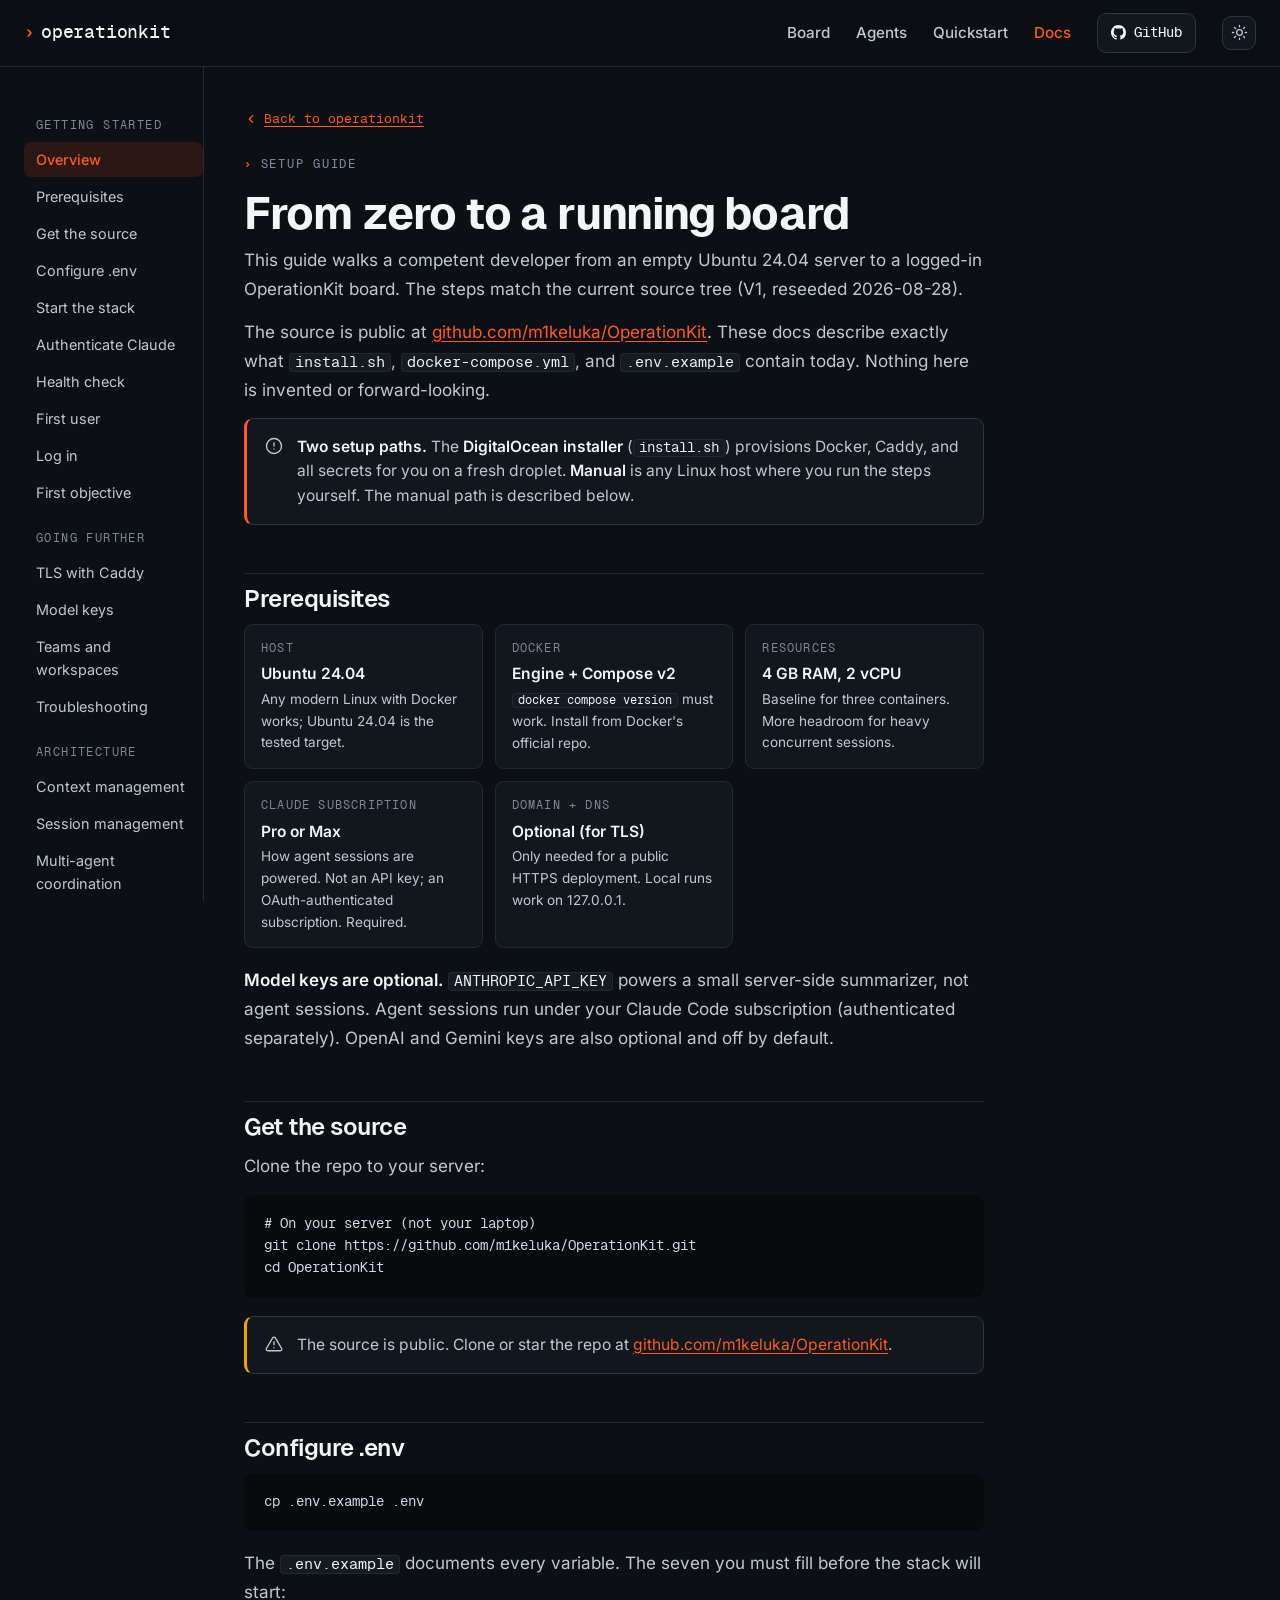
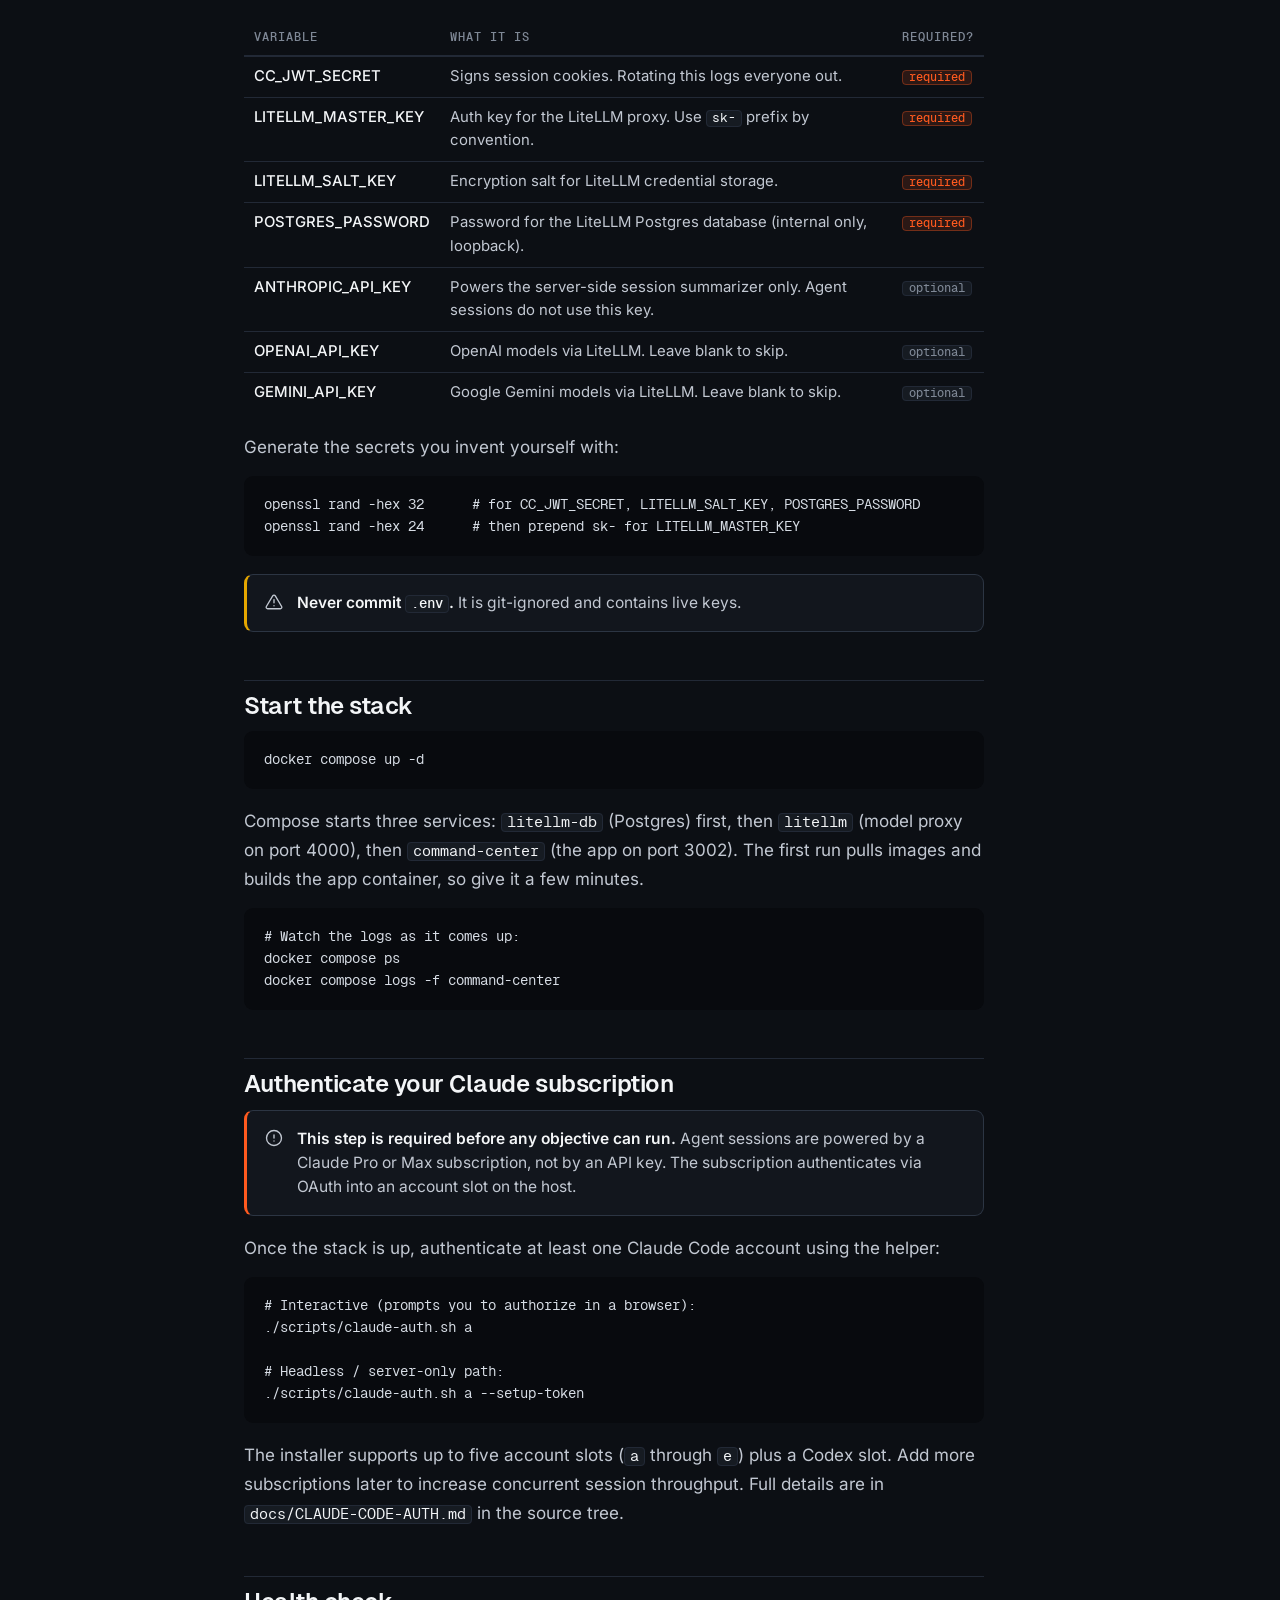
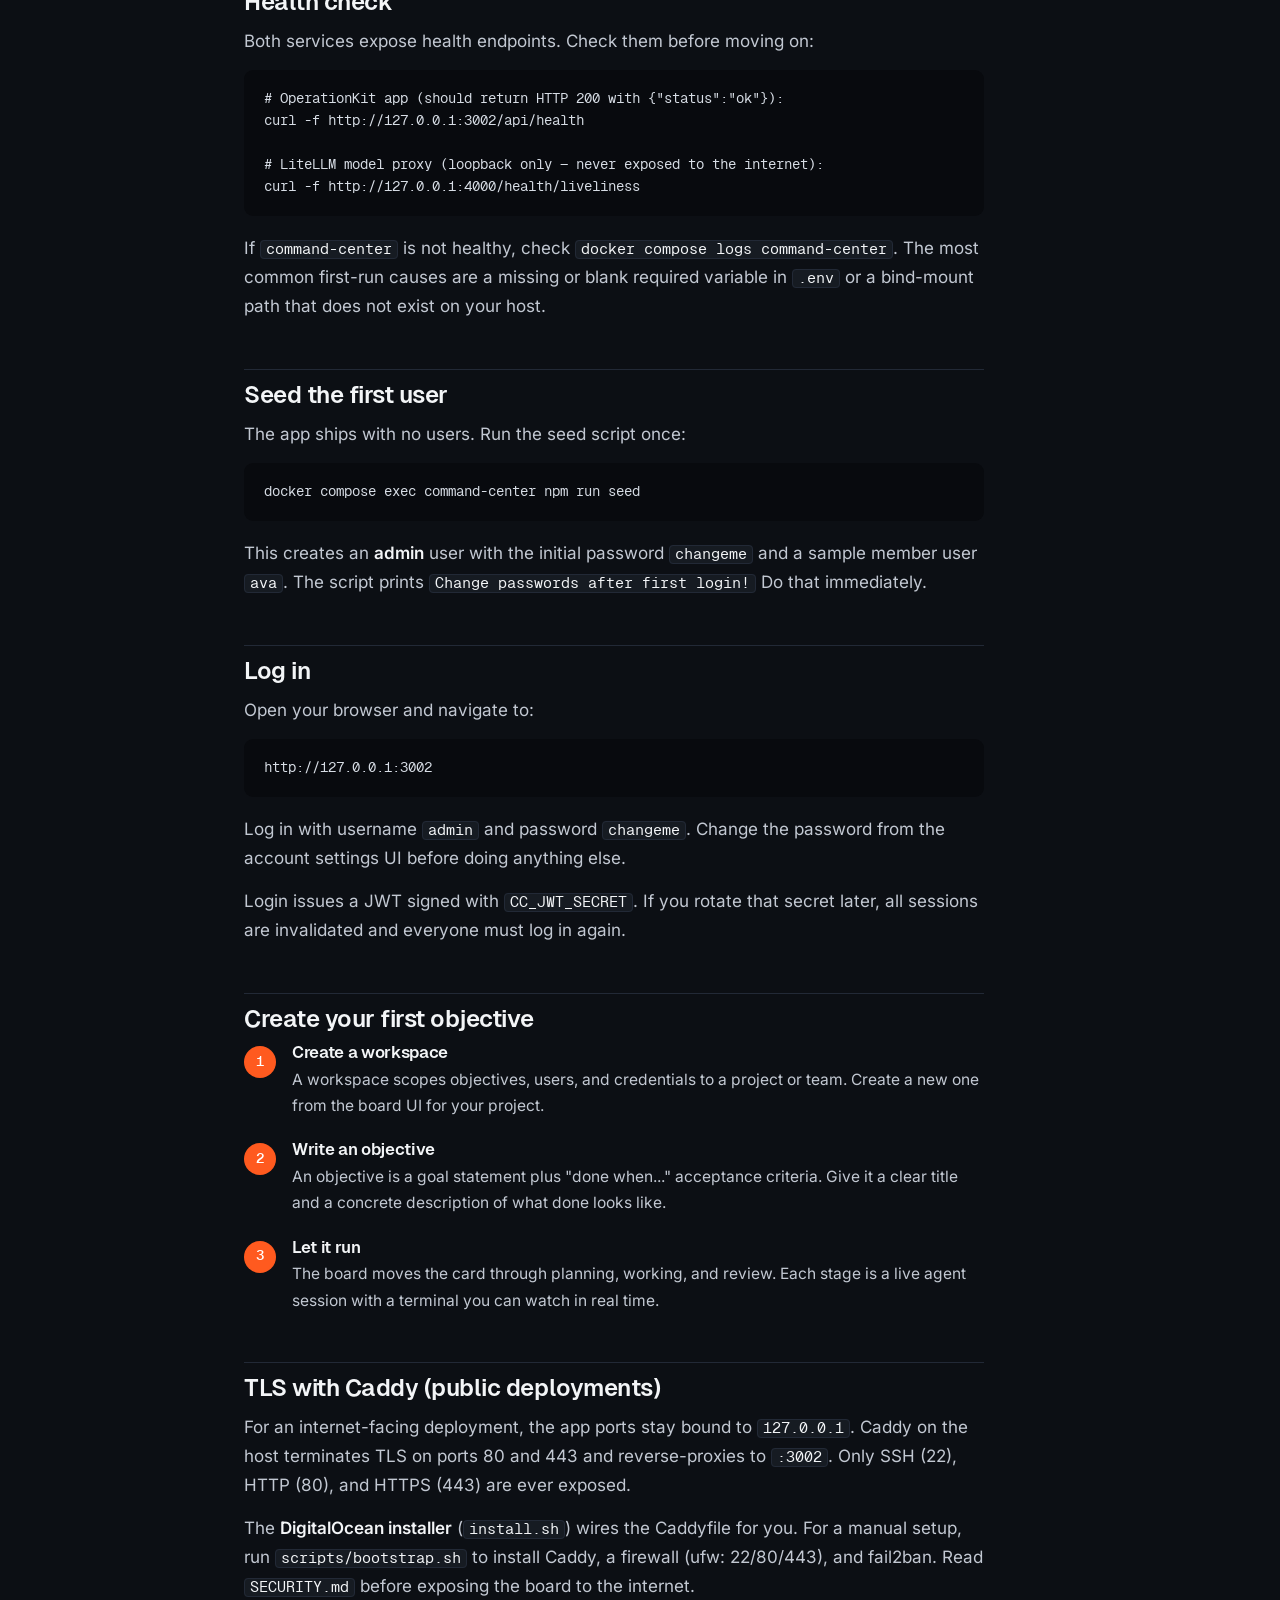
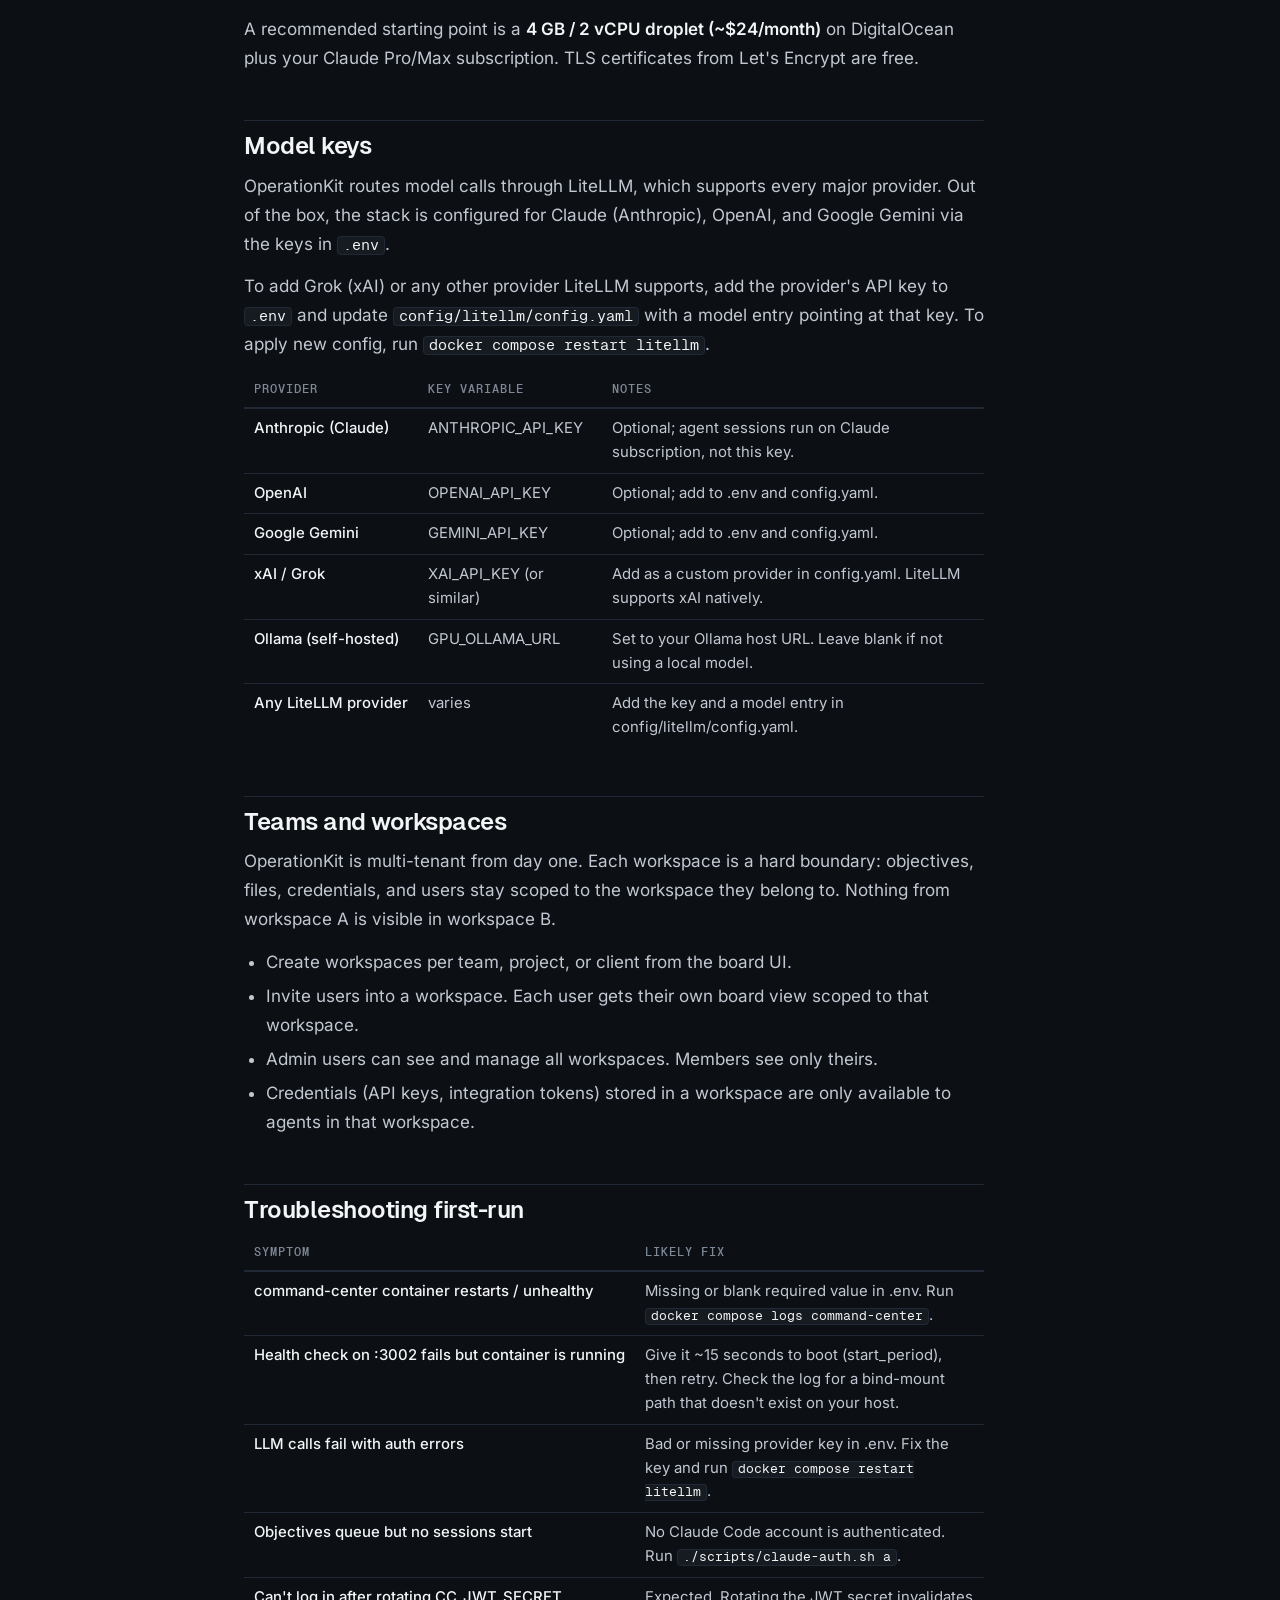
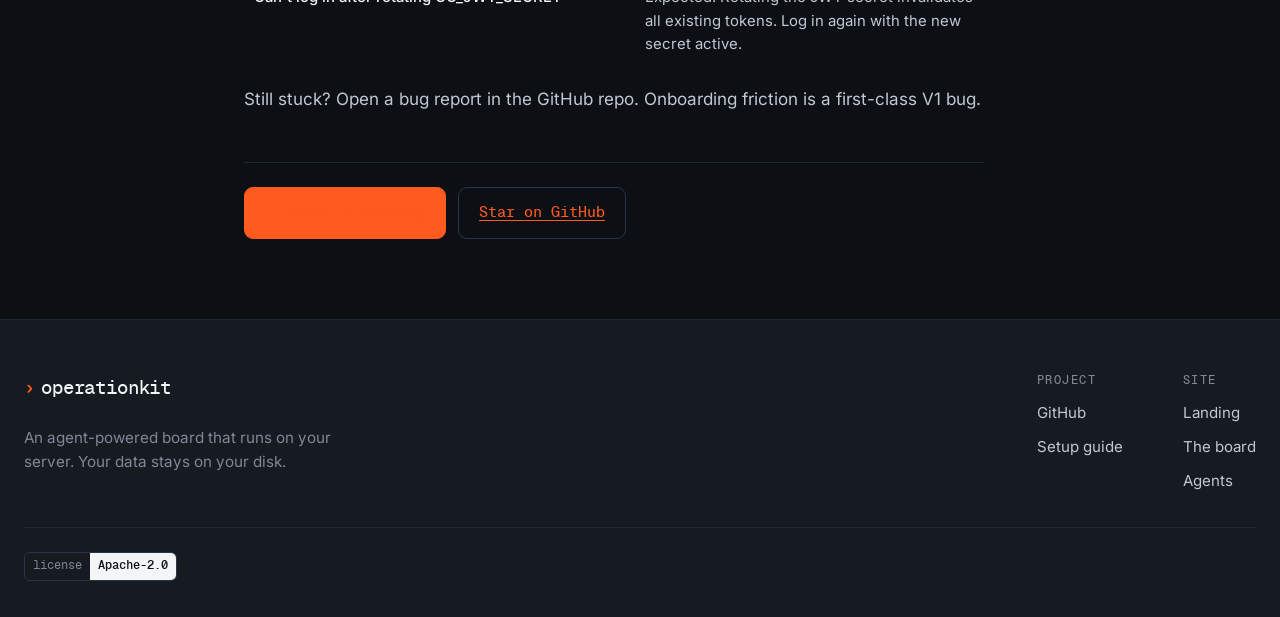
<file: docs/index.html>
<!DOCTYPE html>
<html lang="en">
<head>
  <meta charset="utf-8" />
  <meta name="viewport" content="width=device-width, initial-scale=1" />
  <title>Setup guide — OperationKit</title>
  <meta name="description" content="Get from an empty Ubuntu 24.04 server to a running OperationKit board. Covers Docker, .env, first login, and connecting your Claude subscription." />
  <meta name="theme-color" content="#0c0f14" />
  <script>(function(){try{if(localStorage.getItem('ok-theme')!=='light')document.documentElement.setAttribute('data-theme','dark');}catch(e){}})();</script>
  <link rel="icon" type="image/svg+xml" href="../favicon-caret.svg" />
  <link rel="icon" type="image/png" sizes="32x32" href="../favicon-32.png" />
  <link rel="icon" type="image/png" sizes="16x16" href="../favicon-16.png" />
  <link rel="apple-touch-icon" sizes="180x180" href="../apple-touch-icon.png" />
  <link rel="preload" as="font" type="font/woff2" href="../fonts/geist-sans-700.woff2" crossorigin />
  <link rel="preload" as="font" type="font/woff2" href="../fonts/geist-mono-500.woff2" crossorigin />
  <link rel="preload" as="font" type="font/woff2" href="../fonts/inter-400.woff2" crossorigin />
  <link rel="stylesheet" href="../styles.css" />
  <style>
    /* ── docs-specific layout ─────────────────────────────────── */
    .docs-layout{display:grid;grid-template-columns:220px 1fr;gap:0;min-height:calc(100vh - 66px);max-width:var(--maxw);margin:0 auto;padding:0 24px}
    @media(max-width:860px){.docs-layout{grid-template-columns:1fr}}
    .docs-nav{position:sticky;top:66px;align-self:start;height:calc(100vh - 66px);overflow-y:auto;padding:32px 0 32px 0;border-right:1px solid var(--border);margin-right:40px}
    @media(max-width:860px){.docs-nav{position:static;border-right:none;border-bottom:1px solid var(--border);margin-right:0;padding:20px 0;height:auto}}
    .docs-nav ul{list-style:none;margin:0;padding:0;display:flex;flex-direction:column;gap:2px}
    .docs-nav li a{display:block;font-size:.9rem;font-family:var(--font-body);color:var(--text);padding:6px 12px;border-radius:7px;transition:background .1s,color .1s}
    .docs-nav li a:hover{color:var(--ink);background:var(--surface-2)}
    .docs-nav li a.active{color:var(--accent);background:var(--accent-tint);font-weight:500}
    .docs-nav .nav-label{font-family:var(--font-mono);font-size:.73rem;letter-spacing:.12em;text-transform:uppercase;color:var(--muted);padding:10px 12px 4px;margin-top:8px}
    .docs-content{padding:40px 0 80px;max-width:740px}
    .docs-content h1{font-size:clamp(2rem,4vw,2.8rem);margin-bottom:8px}
    .docs-content h2{font-size:1.5rem;margin:48px 0 12px;padding-top:12px;border-top:1px solid var(--border)}
    .docs-content h3{font-size:1.15rem;margin:28px 0 8px;color:var(--ink)}
    .docs-content p{margin:0 0 14px;line-height:1.7}
    .docs-content ul,.docs-content ol{margin:0 0 16px;padding-left:22px;line-height:1.7}
    .docs-content li{margin-bottom:5px}
    .docs-content a{color:var(--accent);text-decoration:underline;text-underline-offset:3px}
    .docs-content a:hover{color:var(--accent-press)}
    .docs-content strong{color:var(--ink)}
    .docs-content table{width:100%;border-collapse:collapse;margin:0 0 20px;font-size:.93rem}
    .docs-content th{font-family:var(--font-mono);font-size:.78rem;letter-spacing:.08em;text-transform:uppercase;color:var(--muted);text-align:left;padding:7px 10px;border-bottom:2px solid var(--border)}
    .docs-content td{padding:8px 10px;border-bottom:1px solid var(--border);color:var(--text);vertical-align:top}
    .docs-content td:first-child{color:var(--ink);font-weight:500;white-space:nowrap}
    .docs-content tr:last-child td{border-bottom:none}
    pre{background:var(--term-bg);color:var(--term-text);border-radius:var(--radius-sm);padding:18px 20px;overflow-x:auto;margin:0 0 18px;font-size:.89rem;line-height:1.55;font-family:var(--font-mono)}
    code{font-family:var(--font-mono);font-size:.87em;background:var(--surface-2);border:1px solid var(--border);border-radius:4px;padding:1px 5px;color:var(--ink)}
    pre code{background:none;border:none;padding:0;color:inherit;font-size:inherit}
    .note{display:flex;gap:14px;background:var(--surface);border:1px solid var(--border-strong);border-left:3px solid var(--accent);border-radius:var(--radius-sm);padding:16px 18px;margin:0 0 18px;font-size:.97rem}
    .note.warn{border-left-color:var(--amber)}
    .note-ico{flex:none;width:18px;height:18px;margin-top:2px}
    .note p{margin:0;line-height:1.55}
    .step-row{display:flex;gap:16px;align-items:flex-start;margin-bottom:22px}
    .step-n{flex:none;width:32px;height:32px;border-radius:50%;background:var(--accent);color:#fff;font-family:var(--font-mono);font-weight:600;font-size:.88rem;display:grid;place-items:center;margin-top:2px}
    .step-body h3{margin:0 0 4px;font-size:1.05rem}
    .step-body p{margin:0;font-size:.97rem}
    .prereq-grid{display:grid;grid-template-columns:repeat(auto-fit,minmax(200px,1fr));gap:12px;margin:0 0 18px}
    .prereq-card{background:var(--surface);border:1px solid var(--border);border-radius:var(--radius-sm);padding:14px 16px}
    .prereq-card .label{font-family:var(--font-mono);font-size:.75rem;letter-spacing:.1em;text-transform:uppercase;color:var(--muted);margin-bottom:4px}
    .prereq-card .val{color:var(--ink);font-weight:600;font-size:.97rem}
    .prereq-card .sub{font-size:.85rem;color:var(--text);margin-top:2px}
    .tag-opt{font-family:var(--font-mono);font-size:.74rem;font-weight:500;background:var(--surface-2);border:1px solid var(--border);border-radius:4px;padding:1px 6px;color:var(--muted);white-space:nowrap}
    .tag-req{font-family:var(--font-mono);font-size:.74rem;font-weight:500;background:var(--accent-tint);border:1px solid var(--accent-line);border-radius:4px;padding:1px 6px;color:var(--accent);white-space:nowrap}
    .back-link{display:inline-flex;align-items:center;gap:6px;font-family:var(--font-mono);font-size:.82rem;color:var(--muted);margin-bottom:24px;text-decoration:none}
    .back-link:hover{color:var(--accent)}
    .back-link svg{width:14px;height:14px}
    @media(max-width:600px){.prereq-grid{grid-template-columns:1fr}}
  </style>
</head>
<body>

  <!-- NAV (reuses landing styles) -->
  <header class="nav">
    <div class="wrap nav-inner">
      <a class="nav-logo" href="../" aria-label="OperationKit home">
        <span class="wordmark"><span class="caret" aria-hidden="true">›</span>operationkit</span>
      </a>
      <nav class="nav-links" aria-label="Primary">
        <a class="navlink" href="../#board">Board</a>
        <a class="navlink" href="../#agents">Agents</a>
        <a class="navlink" href="../#quickstart">Quickstart</a>
        <a class="navlink" href="./" style="color:var(--accent)">Docs</a>
        <a class="nav-cta" href="https://github.com/m1keluka/OperationKit" rel="noopener">
          <svg viewBox="0 0 16 16" fill="currentColor" aria-hidden="true"><path d="M8 0C3.58 0 0 3.58 0 8c0 3.54 2.29 6.53 5.47 7.59.4.07.55-.17.55-.38 0-.19-.01-.82-.01-1.49-2.01.37-2.53-.49-2.69-.94-.09-.23-.48-.94-.82-1.13-.28-.15-.68-.52-.01-.53.63-.01 1.08.58 1.23.82.72 1.21 1.87.87 2.33.66.07-.52.28-.87.51-1.07-1.78-.2-3.64-.89-3.64-3.95 0-.87.31-1.59.82-2.15-.08-.2-.36-1.02.08-2.12 0 0 .67-.21 2.2.82.64-.18 1.32-.27 2-.27.68 0 1.36.09 2 .27 1.53-1.04 2.2-.82 2.2-.82.44 1.1.16 1.92.08 2.12.51.56.82 1.27.82 2.15 0 3.07-1.87 3.75-3.65 3.95.29.25.54.73.54 1.48 0 1.07-.01 1.93-.01 2.2 0 .21.15.46.55.38A8.01 8.01 0 0 0 16 8c0-4.42-3.58-8-8-8Z"/></svg>
          GitHub
        </a>
        <button class="theme-toggle" type="button" id="themeToggle" aria-label="Toggle light or dark theme" title="Toggle light / dark">
          <svg class="i-moon" viewBox="0 0 24 24" fill="none" stroke="currentColor" stroke-width="1.8" stroke-linecap="round" stroke-linejoin="round" aria-hidden="true"><path d="M21 12.79A9 9 0 1 1 11.21 3 7 7 0 0 0 21 12.79Z"/></svg>
          <svg class="i-sun" viewBox="0 0 24 24" fill="none" stroke="currentColor" stroke-width="1.8" stroke-linecap="round" stroke-linejoin="round" aria-hidden="true"><circle cx="12" cy="12" r="4"/><path d="M12 2v2M12 20v2M4.93 4.93l1.41 1.41M17.66 17.66l1.41 1.41M2 12h2M20 12h2M6.34 17.66l-1.41 1.41M19.07 4.93l-1.41 1.41"/></svg>
        </button>
      </nav>
    </div>
  </header>

  <main>
    <div class="docs-layout">

      <!-- SIDEBAR NAV -->
      <nav class="docs-nav" aria-label="Docs sections">
        <ul>
          <li><div class="nav-label">Getting started</div></li>
          <li><a href="#overview">Overview</a></li>
          <li><a href="#prerequisites">Prerequisites</a></li>
          <li><a href="#clone">Get the source</a></li>
          <li><a href="#env">Configure .env</a></li>
          <li><a href="#start">Start the stack</a></li>
          <li><a href="#claude-auth">Authenticate Claude</a></li>
          <li><a href="#health">Health check</a></li>
          <li><a href="#seed">First user</a></li>
          <li><a href="#login">Log in</a></li>
          <li><a href="#first-objective">First objective</a></li>
          <li><div class="nav-label">Going further</div></li>
          <li><a href="#tls">TLS with Caddy</a></li>
          <li><a href="#models">Model keys</a></li>
          <li><a href="#teams">Teams and workspaces</a></li>
          <li><a href="#troubleshooting">Troubleshooting</a></li>
          <li><div class="nav-label">Architecture</div></li>
          <li><a href="context/">Context management</a></li>
          <li><a href="sessions/">Session management</a></li>
          <li><a href="multi-agent/">Multi-agent coordination</a></li>
          <li><a href="agents/">Agent architecture</a></li>
          <li><a href="skills/">Skills &amp; tools</a></li>
          <li><a href="board/">The board</a></li>
        </ul>
      </nav>

      <!-- MAIN CONTENT -->
      <article class="docs-content">

        <a class="back-link" href="../">
          <svg viewBox="0 0 24 24" fill="none" stroke="currentColor" stroke-width="2" stroke-linecap="round" stroke-linejoin="round" aria-hidden="true"><polyline points="15 18 9 12 15 6"/></svg>
          Back to operationkit
        </a>

        <p class="eyebrow">Setup guide</p>
        <h1 id="overview">From zero to a running board</h1>
        <p>
          This guide walks a competent developer from an empty Ubuntu 24.04 server to a logged-in
          OperationKit board. The steps match the current source tree (V1, reseeded 2026-08-28).
        </p>
        <p>
          The source is public at <a href="https://github.com/m1keluka/OperationKit" rel="noopener">github.com/m1keluka/OperationKit</a>.
          These docs describe exactly what <code>install.sh</code>, <code>docker-compose.yml</code>, and <code>.env.example</code>
          contain today. Nothing here is invented or forward-looking.
        </p>
        <div class="note">
          <svg class="note-ico" viewBox="0 0 24 24" fill="none" stroke="currentColor" stroke-width="1.8" stroke-linecap="round" stroke-linejoin="round" aria-hidden="true"><circle cx="12" cy="12" r="10"/><line x1="12" y1="8" x2="12" y2="12"/><line x1="12" y1="16" x2="12.01" y2="16"/></svg>
          <p>
            <strong>Two setup paths.</strong> The <strong>DigitalOcean installer</strong>
            (<code>install.sh</code>) provisions Docker, Caddy, and all secrets for you on a fresh
            droplet. <strong>Manual</strong> is any Linux host where you run the steps yourself.
            The manual path is described below.
          </p>
        </div>

        <!-- PREREQUISITES -->
        <h2 id="prerequisites">Prerequisites</h2>
        <div class="prereq-grid">
          <div class="prereq-card">
            <div class="label">Host</div>
            <div class="val">Ubuntu 24.04</div>
            <div class="sub">Any modern Linux with Docker works; Ubuntu 24.04 is the tested target.</div>
          </div>
          <div class="prereq-card">
            <div class="label">Docker</div>
            <div class="val">Engine + Compose v2</div>
            <div class="sub"><code>docker compose version</code> must work. Install from Docker's official repo.</div>
          </div>
          <div class="prereq-card">
            <div class="label">Resources</div>
            <div class="val">4 GB RAM, 2 vCPU</div>
            <div class="sub">Baseline for three containers. More headroom for heavy concurrent sessions.</div>
          </div>
          <div class="prereq-card">
            <div class="label">Claude subscription</div>
            <div class="val">Pro or Max</div>
            <div class="sub">How agent sessions are powered. Not an API key; an OAuth-authenticated subscription. Required.</div>
          </div>
          <div class="prereq-card">
            <div class="label">Domain + DNS</div>
            <div class="val">Optional (for TLS)</div>
            <div class="sub">Only needed for a public HTTPS deployment. Local runs work on 127.0.0.1.</div>
          </div>
        </div>

        <p>
          <strong>Model keys are optional.</strong> <code>ANTHROPIC_API_KEY</code> powers a small
          server-side summarizer, not agent sessions. Agent sessions run under your Claude Code
          subscription (authenticated separately). OpenAI and Gemini keys are also optional and off by
          default.
        </p>

        <!-- GET THE SOURCE -->
        <h2 id="clone">Get the source</h2>
        <p>
          Clone the repo to your server:
        </p>
        <pre><code># On your server (not your laptop)
git clone https://github.com/m1keluka/OperationKit.git
cd OperationKit</code></pre>
        <div class="note warn">
          <svg class="note-ico" viewBox="0 0 24 24" fill="none" stroke="currentColor" stroke-width="1.8" stroke-linecap="round" stroke-linejoin="round" aria-hidden="true"><path d="M10.29 3.86 1.82 18a2 2 0 0 0 1.71 3h16.94a2 2 0 0 0 1.71-3L13.71 3.86a2 2 0 0 0-3.42 0Z"/><line x1="12" y1="9" x2="12" y2="13"/><line x1="12" y1="17" x2="12.01" y2="17"/></svg>
          <p>
            The source is public. Clone or star the repo at
            <a href="https://github.com/m1keluka/OperationKit" rel="noopener">github.com/m1keluka/OperationKit</a>.
          </p>
        </div>

        <!-- CONFIGURE .ENV -->
        <h2 id="env">Configure .env</h2>
        <pre><code>cp .env.example .env</code></pre>
        <p>
          The <code>.env.example</code> documents every variable. The seven you must fill before
          the stack will start:
        </p>
        <table>
          <thead><tr><th>Variable</th><th>What it is</th><th>Required?</th></tr></thead>
          <tbody>
            <tr>
              <td>CC_JWT_SECRET</td>
              <td>Signs session cookies. Rotating this logs everyone out.</td>
              <td><span class="tag-req">required</span></td>
            </tr>
            <tr>
              <td>LITELLM_MASTER_KEY</td>
              <td>Auth key for the LiteLLM proxy. Use <code>sk-</code> prefix by convention.</td>
              <td><span class="tag-req">required</span></td>
            </tr>
            <tr>
              <td>LITELLM_SALT_KEY</td>
              <td>Encryption salt for LiteLLM credential storage.</td>
              <td><span class="tag-req">required</span></td>
            </tr>
            <tr>
              <td>POSTGRES_PASSWORD</td>
              <td>Password for the LiteLLM Postgres database (internal only, loopback).</td>
              <td><span class="tag-req">required</span></td>
            </tr>
            <tr>
              <td>ANTHROPIC_API_KEY</td>
              <td>Powers the server-side session summarizer only. Agent sessions do not use this key.</td>
              <td><span class="tag-opt">optional</span></td>
            </tr>
            <tr>
              <td>OPENAI_API_KEY</td>
              <td>OpenAI models via LiteLLM. Leave blank to skip.</td>
              <td><span class="tag-opt">optional</span></td>
            </tr>
            <tr>
              <td>GEMINI_API_KEY</td>
              <td>Google Gemini models via LiteLLM. Leave blank to skip.</td>
              <td><span class="tag-opt">optional</span></td>
            </tr>
          </tbody>
        </table>
        <p>Generate the secrets you invent yourself with:</p>
        <pre><code>openssl rand -hex 32      # for CC_JWT_SECRET, LITELLM_SALT_KEY, POSTGRES_PASSWORD
openssl rand -hex 24      # then prepend sk- for LITELLM_MASTER_KEY</code></pre>
        <div class="note warn">
          <svg class="note-ico" viewBox="0 0 24 24" fill="none" stroke="currentColor" stroke-width="1.8" stroke-linecap="round" stroke-linejoin="round" aria-hidden="true"><path d="M10.29 3.86 1.82 18a2 2 0 0 0 1.71 3h16.94a2 2 0 0 0 1.71-3L13.71 3.86a2 2 0 0 0-3.42 0Z"/><line x1="12" y1="9" x2="12" y2="13"/><line x1="12" y1="17" x2="12.01" y2="17"/></svg>
          <p><strong>Never commit <code>.env</code>.</strong> It is git-ignored and contains live keys.</p>
        </div>

        <!-- START THE STACK -->
        <h2 id="start">Start the stack</h2>
        <pre><code>docker compose up -d</code></pre>
        <p>
          Compose starts three services: <code>litellm-db</code> (Postgres) first, then
          <code>litellm</code> (model proxy on port 4000), then <code>command-center</code>
          (the app on port 3002). The first run pulls images and builds the app container,
          so give it a few minutes.
        </p>
        <pre><code># Watch the logs as it comes up:
docker compose ps
docker compose logs -f command-center</code></pre>

        <!-- AUTHENTICATE CLAUDE -->
        <h2 id="claude-auth">Authenticate your Claude subscription</h2>
        <div class="note">
          <svg class="note-ico" viewBox="0 0 24 24" fill="none" stroke="currentColor" stroke-width="1.8" stroke-linecap="round" stroke-linejoin="round" aria-hidden="true"><circle cx="12" cy="12" r="10"/><line x1="12" y1="8" x2="12" y2="12"/><line x1="12" y1="16" x2="12.01" y2="16"/></svg>
          <p>
            <strong>This step is required before any objective can run.</strong> Agent sessions are
            powered by a Claude Pro or Max subscription, not by an API key. The subscription
            authenticates via OAuth into an account slot on the host.
          </p>
        </div>
        <p>
          Once the stack is up, authenticate at least one Claude Code account using the helper:
        </p>
        <pre><code># Interactive (prompts you to authorize in a browser):
./scripts/claude-auth.sh a

# Headless / server-only path:
./scripts/claude-auth.sh a --setup-token</code></pre>
        <p>
          The installer supports up to five account slots (<code>a</code> through <code>e</code>) plus a
          Codex slot. Add more subscriptions later to increase concurrent session throughput.
          Full details are in <code>docs/CLAUDE-CODE-AUTH.md</code> in the source tree.
        </p>

        <!-- HEALTH CHECK -->
        <h2 id="health">Health check</h2>
        <p>Both services expose health endpoints. Check them before moving on:</p>
        <pre><code># OperationKit app (should return HTTP 200 with {"status":"ok"}):
curl -f http://127.0.0.1:3002/api/health

# LiteLLM model proxy (loopback only — never exposed to the internet):
curl -f http://127.0.0.1:4000/health/liveliness</code></pre>
        <p>
          If <code>command-center</code> is not healthy, check
          <code>docker compose logs command-center</code>. The most common first-run causes are a
          missing or blank required variable in <code>.env</code> or a bind-mount path that does not
          exist on your host.
        </p>

        <!-- SEED FIRST USER -->
        <h2 id="seed">Seed the first user</h2>
        <p>The app ships with no users. Run the seed script once:</p>
        <pre><code>docker compose exec command-center npm run seed</code></pre>
        <p>
          This creates an <strong>admin</strong> user with the initial password <code>changeme</code>
          and a sample member user <code>ava</code>. The script prints
          <code>Change passwords after first login!</code> Do that immediately.
        </p>

        <!-- LOG IN -->
        <h2 id="login">Log in</h2>
        <p>Open your browser and navigate to:</p>
        <pre><code>http://127.0.0.1:3002</code></pre>
        <p>
          Log in with username <code>admin</code> and password <code>changeme</code>. Change the
          password from the account settings UI before doing anything else.
        </p>
        <p>
          Login issues a JWT signed with <code>CC_JWT_SECRET</code>. If you rotate that secret
          later, all sessions are invalidated and everyone must log in again.
        </p>

        <!-- FIRST OBJECTIVE -->
        <h2 id="first-objective">Create your first objective</h2>
        <div class="step-row">
          <div class="step-n">1</div>
          <div class="step-body">
            <h3>Create a workspace</h3>
            <p>A workspace scopes objectives, users, and credentials to a project or team. Create a new one from the board UI for your project.</p>
          </div>
        </div>
        <div class="step-row">
          <div class="step-n">2</div>
          <div class="step-body">
            <h3>Write an objective</h3>
            <p>An objective is a goal statement plus "done when..." acceptance criteria. Give it a clear title and a concrete description of what done looks like.</p>
          </div>
        </div>
        <div class="step-row">
          <div class="step-n">3</div>
          <div class="step-body">
            <h3>Let it run</h3>
            <p>The board moves the card through planning, working, and review. Each stage is a live agent session with a terminal you can watch in real time.</p>
          </div>
        </div>

        <!-- TLS -->
        <h2 id="tls">TLS with Caddy (public deployments)</h2>
        <p>
          For an internet-facing deployment, the app ports stay bound to <code>127.0.0.1</code>.
          Caddy on the host terminates TLS on ports 80 and 443 and reverse-proxies to <code>:3002</code>.
          Only SSH (22), HTTP (80), and HTTPS (443) are ever exposed.
        </p>
        <p>
          The <strong>DigitalOcean installer</strong> (<code>install.sh</code>) wires the Caddyfile
          for you. For a manual setup, run <code>scripts/bootstrap.sh</code> to install Caddy,
          a firewall (ufw: 22/80/443), and fail2ban. Read <code>SECURITY.md</code> before
          exposing the board to the internet.
        </p>
        <p>
          A recommended starting point is a <strong>4 GB / 2 vCPU droplet (~$24/month)</strong> on
          DigitalOcean plus your Claude Pro/Max subscription. TLS certificates from Let's Encrypt are free.
        </p>

        <!-- MODELS -->
        <h2 id="models">Model keys</h2>
        <p>
          OperationKit routes model calls through LiteLLM, which supports every major provider.
          Out of the box, the stack is configured for Claude (Anthropic), OpenAI, and Google Gemini via
          the keys in <code>.env</code>.
        </p>
        <p>
          To add Grok (xAI) or any other provider LiteLLM supports, add the provider's API key to
          <code>.env</code> and update <code>config/litellm/config.yaml</code> with a model entry
          pointing at that key. To apply new config, run <code>docker compose restart litellm</code>.
        </p>
        <table>
          <thead><tr><th>Provider</th><th>Key variable</th><th>Notes</th></tr></thead>
          <tbody>
            <tr><td>Anthropic (Claude)</td><td>ANTHROPIC_API_KEY</td><td>Optional; agent sessions run on Claude subscription, not this key.</td></tr>
            <tr><td>OpenAI</td><td>OPENAI_API_KEY</td><td>Optional; add to .env and config.yaml.</td></tr>
            <tr><td>Google Gemini</td><td>GEMINI_API_KEY</td><td>Optional; add to .env and config.yaml.</td></tr>
            <tr><td>xAI / Grok</td><td>XAI_API_KEY (or similar)</td><td>Add as a custom provider in config.yaml. LiteLLM supports xAI natively.</td></tr>
            <tr><td>Ollama (self-hosted)</td><td>GPU_OLLAMA_URL</td><td>Set to your Ollama host URL. Leave blank if not using a local model.</td></tr>
            <tr><td>Any LiteLLM provider</td><td>varies</td><td>Add the key and a model entry in config/litellm/config.yaml.</td></tr>
          </tbody>
        </table>

        <!-- TEAMS -->
        <h2 id="teams">Teams and workspaces</h2>
        <p>
          OperationKit is multi-tenant from day one. Each workspace is a hard boundary:
          objectives, files, credentials, and users stay scoped to the workspace they belong to.
          Nothing from workspace A is visible in workspace B.
        </p>
        <ul>
          <li>Create workspaces per team, project, or client from the board UI.</li>
          <li>Invite users into a workspace. Each user gets their own board view scoped to that workspace.</li>
          <li>Admin users can see and manage all workspaces. Members see only theirs.</li>
          <li>Credentials (API keys, integration tokens) stored in a workspace are only available to agents in that workspace.</li>
        </ul>

        <!-- TROUBLESHOOTING -->
        <h2 id="troubleshooting">Troubleshooting first-run</h2>
        <table>
          <thead><tr><th>Symptom</th><th>Likely fix</th></tr></thead>
          <tbody>
            <tr>
              <td>command-center container restarts / unhealthy</td>
              <td>Missing or blank required value in .env. Run <code>docker compose logs command-center</code>.</td>
            </tr>
            <tr>
              <td>Health check on :3002 fails but container is running</td>
              <td>Give it ~15 seconds to boot (start_period), then retry. Check the log for a bind-mount path that doesn't exist on your host.</td>
            </tr>
            <tr>
              <td>LLM calls fail with auth errors</td>
              <td>Bad or missing provider key in .env. Fix the key and run <code>docker compose restart litellm</code>.</td>
            </tr>
            <tr>
              <td>Objectives queue but no sessions start</td>
              <td>No Claude Code account is authenticated. Run <code>./scripts/claude-auth.sh a</code>.</td>
            </tr>
            <tr>
              <td>Can't log in after rotating CC_JWT_SECRET</td>
              <td>Expected. Rotating the JWT secret invalidates all existing tokens. Log in again with the new secret active.</td>
            </tr>
          </tbody>
        </table>
        <p>
          Still stuck? Open a bug report in the GitHub repo. Onboarding friction is a first-class V1
          bug.
        </p>

        <div style="margin-top:48px;padding-top:24px;border-top:1px solid var(--border);display:flex;gap:12px;flex-wrap:wrap">
          <a class="btn btn-primary" href="../">
            <svg viewBox="0 0 24 24" fill="none" stroke="currentColor" stroke-width="2" stroke-linecap="round" stroke-linejoin="round" aria-hidden="true"><polyline points="15 18 9 12 15 6"/></svg>
            Back to landing
          </a>
          <a class="btn btn-ghost" href="https://github.com/m1keluka/OperationKit" rel="noopener">
            Star on GitHub
          </a>
        </div>
      </article>
    </div>
  </main>

  <footer class="footer" style="margin-top:0">
    <div class="wrap">
      <div class="footer-top">
        <div class="footer-logo">
          <span class="wordmark"><span class="caret" aria-hidden="true">›</span>operationkit</span>
          <p>An agent-powered board that runs on your server. Your data stays on your disk.</p>
        </div>
        <div class="footer-cols">
          <div class="footer-col">
            <h4>Project</h4>
            <a href="https://github.com/m1keluka/OperationKit" rel="noopener">GitHub</a>
            <a href="./">Setup guide</a>
          </div>
          <div class="footer-col">
            <h4>Site</h4>
            <a href="../">Landing</a>
            <a href="../#board">The board</a>
            <a href="../#agents">Agents</a>
          </div>
        </div>
      </div>
      <div class="footer-meta">
        <span class="lic">
          <a class="lic-badge" href="https://github.com/m1keluka/OperationKit/blob/main/LICENSE" rel="noopener" aria-label="License: Apache-2.0">
            <span class="lic-k">license</span><span class="lic-v">Apache-2.0</span>
          </a>
        </span>
      </div>
    </div>
  </footer>

  <script>
    // Theme toggle
    (function () {
      var root = document.documentElement;
      var btn = document.getElementById('themeToggle');
      var meta = document.querySelector('meta[name="theme-color"]');
      function apply(t) {
        if (t === 'dark') { root.setAttribute('data-theme', 'dark'); }
        else { root.removeAttribute('data-theme'); }
        if (meta) { meta.setAttribute('content', t === 'dark' ? '#0c0f14' : '#fafaf7'); }
      }
      if (btn) btn.addEventListener('click', function () {
        var next = root.getAttribute('data-theme') === 'dark' ? 'light' : 'dark';
        try { localStorage.setItem('ok-theme', next); } catch (e) {}
        apply(next);
      });
    })();

    // Highlight active sidebar link on scroll
    (function () {
      var links = document.querySelectorAll('.docs-nav a[href^="#"]');
      var headings = [];
      links.forEach(function (a) {
        var id = a.getAttribute('href').slice(1);
        var el = document.getElementById(id);
        if (el) headings.push({ el: el, a: a });
      });
      if (!headings.length || !('IntersectionObserver' in window)) return;
      var active = null;
      function setActive(a) {
        if (active) active.classList.remove('active');
        active = a;
        if (active) active.classList.add('active');
      }
      var io = new IntersectionObserver(function (entries) {
        entries.forEach(function (e) {
          if (e.isIntersecting) {
            var found = headings.find(function (h) { return h.el === e.target; });
            if (found) setActive(found.a);
          }
        });
      }, { threshold: 0, rootMargin: '0px 0px -70% 0px' });
      headings.forEach(function (h) { io.observe(h.el); });
    })();
  </script>
</body>
</html>
</file>
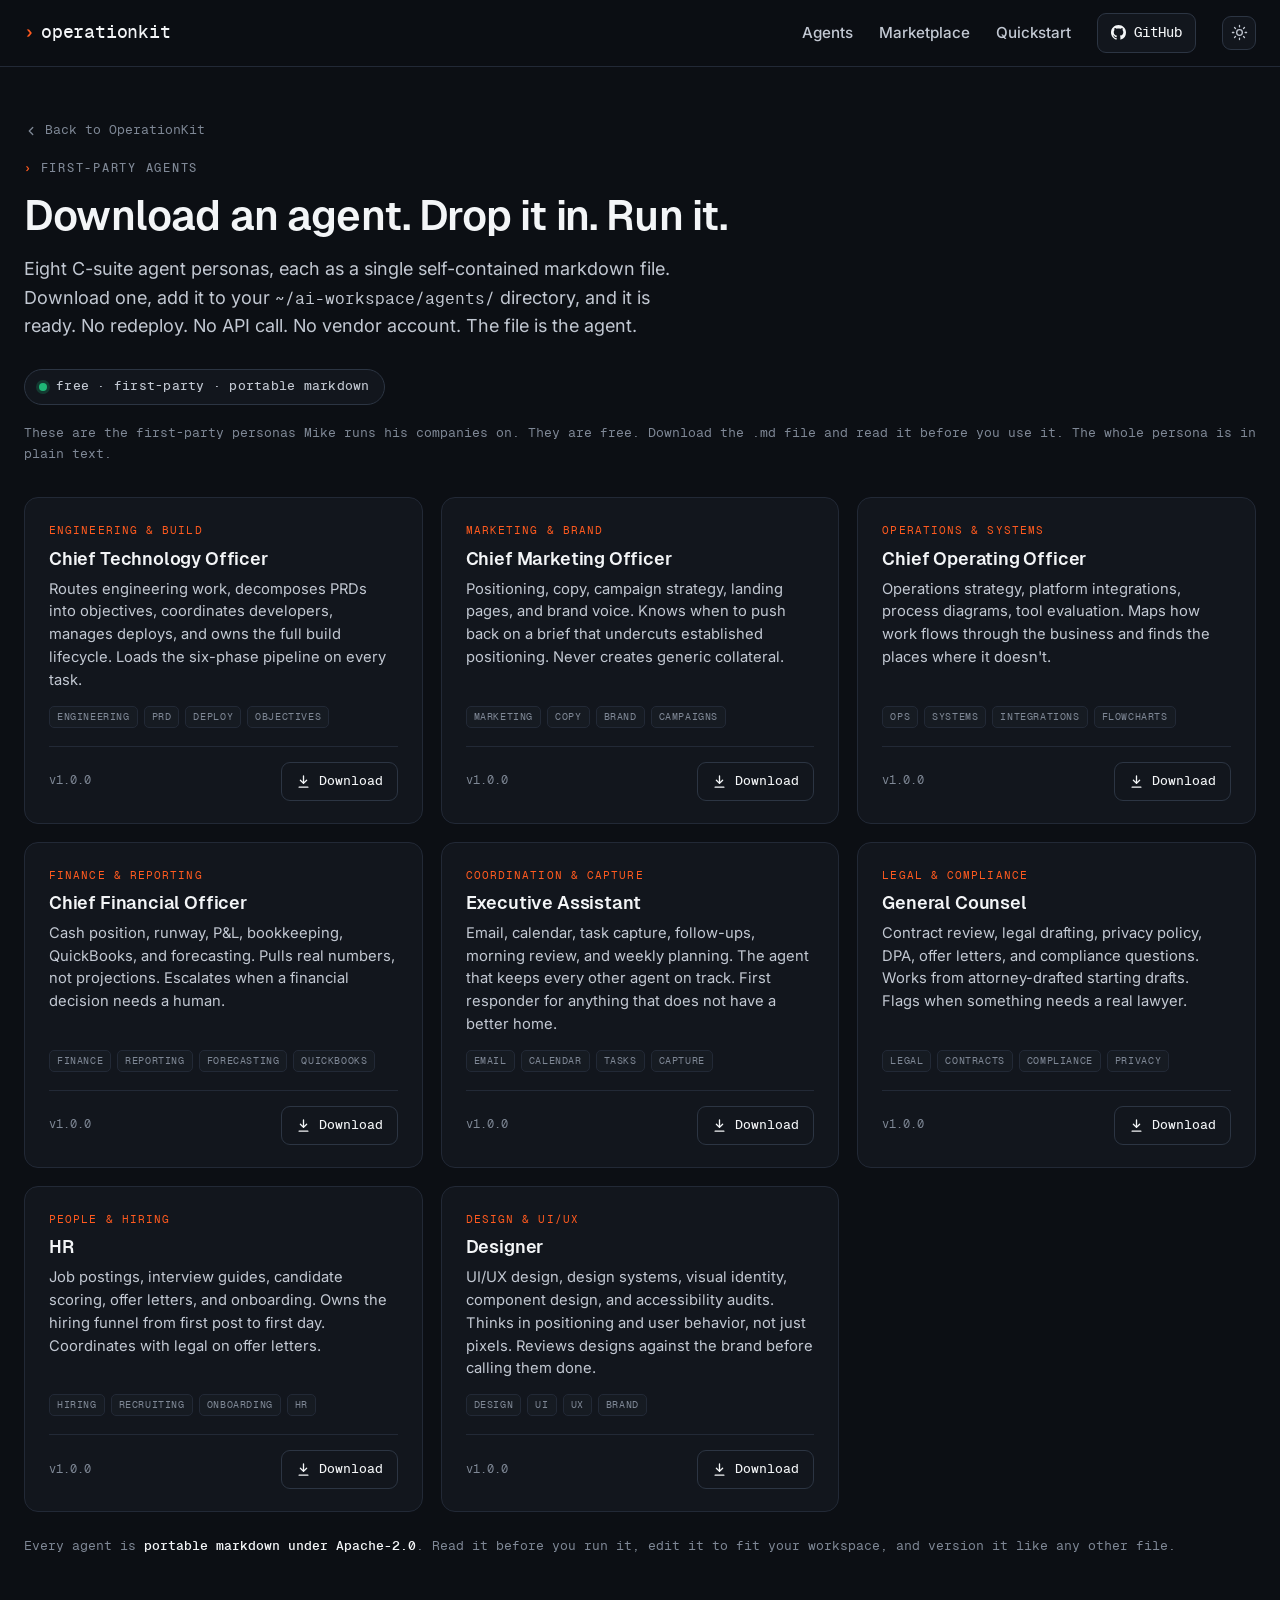
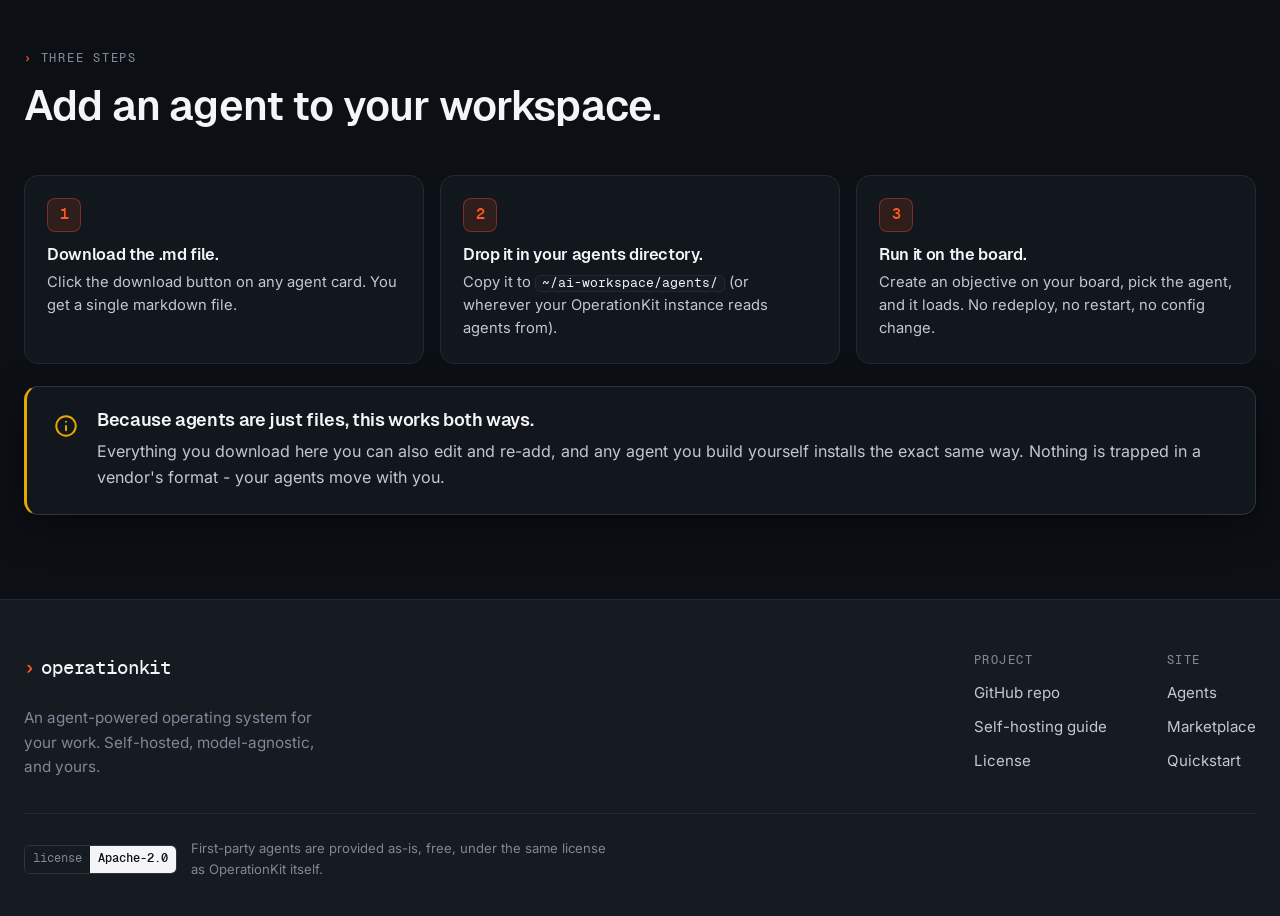
<file: marketplace/index.html>
<!DOCTYPE html>
<html lang="en">
<head>
  <meta charset="utf-8" />
  <meta name="viewport" content="width=device-width, initial-scale=1" />
  <title>OperationKit Agents - free, first-party agent marketplace</title>
  <meta name="description" content="Free, first-party agents for OperationKit. Download an agent as a plain markdown file and add it to your workspace - no redeploy, no vendor lock-in." />
  <meta name="theme-color" content="#0c0f14" />

  <!-- no-flash theme init: default dark; honor a stored 'light' preference before first paint -->
  <script>(function(){try{if(localStorage.getItem('ok-theme')!=='light')document.documentElement.setAttribute('data-theme','dark');}catch(e){}})();</script>

  <!-- Favicons (paths resolve from the /marketplace/ subdirectory) -->
  <link rel="icon" type="image/svg+xml" href="../favicon-caret.svg" />
  <link rel="icon" type="image/png" sizes="32x32" href="../favicon-32.png" />
  <link rel="icon" type="image/png" sizes="16x16" href="../favicon-16.png" />
  <link rel="apple-touch-icon" sizes="180x180" href="../apple-touch-icon.png" />

  <!-- Open Graph / link unfurl -->
  <meta property="og:type" content="website" />
  <meta property="og:site_name" content="OperationKit" />
  <meta property="og:title" content="OperationKit Agents - free, first-party marketplace" />
  <meta property="og:description" content="Download a first-party agent as plain markdown and add it to your OperationKit workspace. Free, open, no lock-in." />
  <link rel="canonical" href="https://operationkit.com/marketplace/" />
  <meta property="og:url" content="https://operationkit.com/marketplace/" />
  <meta property="og:image" content="https://operationkit.com/og-image.png" />
  <meta property="og:image:width" content="1200" />
  <meta property="og:image:height" content="630" />
  <meta property="og:image:alt" content="OperationKit. Own your operating system. Agent-powered, self-hosted, runs on any AI model." />
  <meta name="twitter:card" content="summary_large_image" />
  <meta name="twitter:title" content="OperationKit Agents - free, first-party marketplace" />
  <meta name="twitter:description" content="Download a first-party agent as plain markdown and add it to your OperationKit workspace. Free, open, no lock-in." />
  <meta name="twitter:image" content="https://operationkit.com/og-image.png" />

  <link rel="preload" as="font" type="font/woff2" href="../fonts/geist-sans-700.woff2" crossorigin />
  <link rel="preload" as="font" type="font/woff2" href="../fonts/geist-mono-500.woff2" crossorigin />
  <link rel="preload" as="font" type="font/woff2" href="../fonts/inter-400.woff2" crossorigin />
  <link rel="stylesheet" href="../styles.css" />

  <style>
    /* Marketplace-specific layout, built on the site's existing tokens. */
    .mkt-hero{padding:52px 0 8px}
    .mkt-grid{display:grid;grid-template-columns:repeat(auto-fill,minmax(300px,1fr));gap:18px;margin-top:8px}
    .agentcard{display:flex;flex-direction:column;background:var(--surface);border:1px solid var(--border);
      border-radius:var(--radius);padding:24px 24px 22px;transition:border-color .15s ease,box-shadow .15s ease}
    .agentcard:hover{border-color:var(--border-strong);box-shadow:var(--shadow)}
    .agentcard .role{font-family:var(--font-mono);font-size:.68rem;letter-spacing:.1em;text-transform:uppercase;color:var(--accent);margin-bottom:10px}
    .agentcard h3{font-size:1.12rem;margin-bottom:8px;letter-spacing:-.01em}
    .agentcard .desc{font-size:.92rem;color:var(--text);line-height:1.55;margin:0 0 14px;flex:1 1 auto}
    .agentcard .tags{display:flex;flex-wrap:wrap;gap:6px;margin-bottom:18px}
    .agentcard .tag{font-family:var(--font-mono);font-size:.63rem;letter-spacing:.06em;text-transform:uppercase;
      color:var(--muted);border:1px solid var(--border);border-radius:5px;padding:2px 7px;background:var(--surface-2)}
    .agentcard .row{display:flex;align-items:center;justify-content:space-between;gap:12px;
      border-top:1px solid var(--border);padding-top:15px;margin-top:auto}
    .agentcard .ver{font-family:var(--font-mono);font-size:.72rem;color:var(--muted)}
    .dl{display:inline-flex;align-items:center;gap:8px;font-family:var(--font-mono);font-size:.82rem;font-weight:500;
      color:var(--ink);background:var(--surface);border:1px solid var(--border-strong);border-radius:var(--radius-sm);
      padding:8px 14px;transition:border-color .15s ease,background .15s ease,box-shadow .15s ease}
    .dl:hover{color:var(--ink);border-color:var(--accent);background:var(--accent-tint);box-shadow:var(--shadow)}
    .dl svg{width:15px;height:15px}
    .mkt-note{font-family:var(--font-mono);font-size:.82rem;color:var(--muted);margin-top:24px}
    .mkt-note b{color:var(--ink)}
    .install{display:grid;grid-template-columns:repeat(auto-fit,minmax(230px,1fr));gap:16px;margin-top:8px}
    .istep{background:var(--surface);border:1px solid var(--border);border-radius:var(--radius);padding:22px 22px 24px;position:relative}
    .istep .step-n{margin-bottom:14px}
    .istep h3{font-size:1.02rem;margin-bottom:7px}
    .istep p{font-size:.92rem;color:var(--text);line-height:1.55;margin:0}
    .istep .mono{color:var(--ink);background:var(--surface-2);border:1px solid var(--border);border-radius:5px;padding:1px 6px;font-family:var(--font-mono);font-size:.85em}
    .loadstate{font-family:var(--font-mono);font-size:.86rem;color:var(--muted);padding:28px 0}
    .backlink{display:inline-flex;align-items:center;gap:7px;font-family:var(--font-mono);font-size:.8rem;color:var(--muted);margin-bottom:18px}
    .backlink:hover{color:var(--accent)}
    .backlink svg{width:14px;height:14px}
  </style>
</head>
<body>

  <!-- ============ NAV (mirrors index.html; links point back to the landing page) ============ -->
  <header class="nav">
    <div class="wrap nav-inner">
      <a class="nav-logo" href="../index.html" aria-label="OperationKit home">
        <span class="wordmark"><span class="caret" aria-hidden="true">›</span>operationkit</span>
      </a>
      <nav class="nav-links" aria-label="Primary">
        <a class="navlink" href="../index.html#agents">Agents</a>
        <a class="navlink" href="./">Marketplace</a>
        <a class="navlink" href="../index.html#quickstart">Quickstart</a>
        <a class="nav-cta" href="https://github.com/m1keluka/OperationKit" rel="noopener">
          <svg viewBox="0 0 16 16" fill="currentColor" aria-hidden="true"><path d="M8 0C3.58 0 0 3.58 0 8c0 3.54 2.29 6.53 5.47 7.59.4.07.55-.17.55-.38 0-.19-.01-.82-.01-1.49-2.01.37-2.53-.49-2.69-.94-.09-.23-.48-.94-.82-1.13-.28-.15-.68-.52-.01-.53.63-.01 1.08.58 1.23.82.72 1.21 1.87.87 2.33.66.07-.52.28-.87.51-1.07-1.78-.2-3.64-.89-3.64-3.95 0-.87.31-1.59.82-2.15-.08-.2-.36-1.02.08-2.12 0 0 .67-.21 2.2.82.64-.18 1.32-.27 2-.27.68 0 1.36.09 2 .27 1.53-1.04 2.2-.82 2.2-.82.44 1.1.16 1.92.08 2.12.51.56.82 1.27.82 2.15 0 3.07-1.87 3.75-3.65 3.95.29.25.54.73.54 1.48 0 1.07-.01 1.93-.01 2.2 0 .21.15.46.55.38A8.01 8.01 0 0 0 16 8c0-4.42-3.58-8-8-8Z"/></svg>
          GitHub
        </a>
        <button class="theme-toggle" type="button" id="themeToggle" aria-label="Toggle light or dark theme" title="Toggle light / dark">
          <svg class="i-moon" viewBox="0 0 24 24" fill="none" stroke="currentColor" stroke-width="1.8" stroke-linecap="round" stroke-linejoin="round" aria-hidden="true"><path d="M21 12.79A9 9 0 1 1 11.21 3 7 7 0 0 0 21 12.79Z"/></svg>
          <svg class="i-sun" viewBox="0 0 24 24" fill="none" stroke="currentColor" stroke-width="1.8" stroke-linecap="round" stroke-linejoin="round" aria-hidden="true"><circle cx="12" cy="12" r="4"/><path d="M12 2v2M12 20v2M4.93 4.93l1.41 1.41M17.66 17.66l1.41 1.41M2 12h2M20 12h2M6.34 17.66l-1.41 1.41M19.07 4.93l-1.41 1.41"/></svg>
        </button>
      </nav>
    </div>
  </header>

  <main id="top">

    <!-- ============ HEADER ============ -->
    <section class="section mkt-hero">
      <div class="wrap">
        <a class="backlink" href="../index.html">
          <svg viewBox="0 0 24 24" fill="none" stroke="currentColor" stroke-width="2.2" stroke-linecap="round" stroke-linejoin="round" aria-hidden="true"><path d="m15 18-6-6 6-6"/></svg>
          Back to OperationKit
        </a>
        <div class="sec-head reveal" style="margin-bottom:28px;">
          <p class="eyebrow">First-party agents</p>
          <h2>Download an agent. Drop it in. Run it.</h2>
          <p class="lead">
            Eight C-suite agent personas, each as a single self-contained markdown file. Download one, add it to your
            <code class="mono">~/ai-workspace/agents/</code> directory, and it is ready. No redeploy. No API call.
            No vendor account. The file is the agent.
          </p>
        </div>
        <div class="status-pill" style="margin-bottom:0;">
          <i class="live-dot"></i> free · first-party · portable markdown
        </div>
        <p class="mkt-note" style="margin-top:18px;">These are the first-party personas Mike runs his companies on. They are free. Download the .md file and read it before you use it. The whole persona is in plain text.</p>
      </div>
    </section>

    <!-- ============ CATALOG GRID ============ -->
    <section class="section" style="padding-top:16px;">
      <div class="wrap">
        <div id="catalog" class="mkt-grid" aria-live="polite">
          <p class="loadstate" id="loadstate">Loading agents…</p>
        </div>
        <p class="mkt-note">
          Every agent is <b>portable markdown under Apache-2.0</b>. Read it before you run it, edit it to fit your
          workspace, and version it like any other file.
        </p>
      </div>
    </section>

    <!-- ============ HOW TO INSTALL ============ -->
    <section class="section" id="install" style="padding-top:8px;">
      <div class="wrap">
        <div class="sec-head reveal">
          <p class="eyebrow">Three steps</p>
          <h2>Add an agent to your workspace.</h2>
        </div>

        <div class="install">
          <article class="istep reveal">
            <span class="step-n">1</span>
            <h3>Download the .md file.</h3>
            <p>Click the download button on any agent card. You get a single markdown file.</p>
          </article>
          <article class="istep reveal">
            <span class="step-n">2</span>
            <h3>Drop it in your agents directory.</h3>
            <p>Copy it to <span class="mono">~/ai-workspace/agents/</span> (or wherever your OperationKit instance reads agents from).</p>
          </article>
          <article class="istep reveal">
            <span class="step-n">3</span>
            <h3>Run it on the board.</h3>
            <p>Create an objective on your board, pick the agent, and it loads. No redeploy, no restart, no config change.</p>
          </article>
        </div>

        <div class="callout reveal" role="note" style="margin-top:22px;">
          <svg class="ico" viewBox="0 0 24 24" fill="none" stroke="currentColor" stroke-width="1.8" stroke-linecap="round" stroke-linejoin="round" aria-hidden="true"><path d="M12 16v-4M12 8h.01"/><circle cx="12" cy="12" r="9"/></svg>
          <div>
            <h3>Because agents are just files, this works both ways.</h3>
            <p>Everything you download here you can also edit and re-add, and any agent you build yourself installs the exact same way. Nothing is trapped in a vendor's format - your agents move with you.</p>
          </div>
        </div>
      </div>
    </section>

  </main>

  <!-- ============ FOOTER (mirrors index.html) ============ -->
  <footer class="footer">
    <div class="wrap">
      <div class="footer-top">
        <div class="footer-logo">
          <span class="wordmark"><span class="caret" aria-hidden="true">›</span>operationkit</span>
          <p>An agent-powered operating system for your work. Self-hosted, model-agnostic, and yours.</p>
        </div>
        <div class="footer-cols">
          <div class="footer-col">
            <h4>Project</h4>
            <a href="https://github.com/m1keluka/OperationKit" rel="noopener">GitHub repo</a>
            <a href="https://github.com/m1keluka/OperationKit/blob/main/docs/SETUP.md" rel="noopener">Self-hosting guide</a>
            <a href="https://github.com/m1keluka/OperationKit/blob/main/LICENSE" rel="noopener">License</a>
          </div>
          <div class="footer-col">
            <h4>Site</h4>
            <a href="../index.html#agents">Agents</a>
            <a href="./">Marketplace</a>
            <a href="../index.html#quickstart">Quickstart</a>
          </div>
        </div>
      </div>
      <div class="footer-meta">
        <span class="lic">
          <a class="lic-badge" href="https://github.com/m1keluka/OperationKit/blob/main/LICENSE" rel="noopener" aria-label="License: Apache-2.0">
            <span class="lic-k">license</span><span class="lic-v">Apache-2.0</span>
          </a>
          <span class="prov">First-party agents are provided as-is, free, under the same license as OperationKit itself.</span>
        </span>
      </div>
    </div>
  </footer>

  <script>
    // ---- Render the catalog from the same-origin catalog.json (vanilla JS, no framework) ----
    (function () {
      var mount = document.getElementById('catalog');

      function esc(s) {
        return String(s == null ? '' : s).replace(/[&<>"']/g, function (c) {
          return { '&': '&amp;', '<': '&lt;', '>': '&gt;', '"': '&quot;', "'": '&#39;' }[c];
        });
      }

      var DL_ICON = '<svg viewBox="0 0 24 24" fill="none" stroke="currentColor" stroke-width="2.1" stroke-linecap="round" stroke-linejoin="round" aria-hidden="true"><path d="M12 3v12M7 10l5 5 5-5M5 21h14"/></svg>';

      function card(a) {
        // catalog.json stores file as e.g. "agents/cto.md"; this page lives in /marketplace/,
        // so the download path resolves one level up: ../agents/cto.md
        var href = '../' + String(a.file || ('agents/' + a.id + '.md')).replace(/^\/+/, '');
        var tags = (a.tags || []).map(function (t) {
          return '<span class="tag">' + esc(t) + '</span>';
        }).join('');
        return '' +
          '<article class="agentcard reveal in">' +
            '<div class="role">' + esc(a.role || '') + '</div>' +
            '<h3>' + esc(a.name || a.id) + '</h3>' +
            '<p class="desc">' + esc(a.description || '') + '</p>' +
            '<div class="tags">' + tags + '</div>' +
            '<div class="row">' +
              '<span class="ver">v' + esc(a.version || '1.0.0') + '</span>' +
              '<a class="dl" href="' + esc(href) + '" download>' + DL_ICON + 'Download</a>' +
            '</div>' +
          '</article>';
      }

      function fail(msg) {
        mount.innerHTML =
          '<p class="loadstate">' + esc(msg) +
          ' You can still browse the agent files directly in the ' +
          '<a href="../agents/">agents folder</a>.</p>';
      }

      fetch('../agents/catalog.json', { cache: 'no-cache' })
        .then(function (r) { if (!r.ok) throw new Error('HTTP ' + r.status); return r.json(); })
        .then(function (data) {
          var agents = (data && data.agents) || [];
          if (!agents.length) { fail('No agents found in the catalog.'); return; }
          mount.innerHTML = agents.map(card).join('');
        })
        .catch(function () {
          fail('Could not load the agent catalog.');
        });
    })();

    // ---- Scroll-reveal, guarded by prefers-reduced-motion (same as the landing page) ----
    (function () {
      var reduce = window.matchMedia && window.matchMedia('(prefers-reduced-motion: reduce)').matches;
      var els = document.querySelectorAll('.reveal');
      if (reduce || !('IntersectionObserver' in window)) {
        els.forEach(function (el) { el.classList.add('in'); });
        return;
      }
      var io = new IntersectionObserver(function (entries) {
        entries.forEach(function (e) {
          if (e.isIntersecting) { e.target.classList.add('in'); io.unobserve(e.target); }
        });
      }, { threshold: 0.12, rootMargin: '0px 0px -8% 0px' });
      els.forEach(function (el) { io.observe(el); });
    })();

    // ---- Theme toggle: persists to localStorage, updates the address-bar color ----
    (function () {
      var root = document.documentElement;
      var btn = document.getElementById('themeToggle');
      var meta = document.querySelector('meta[name="theme-color"]');
      function apply(t) {
        if (t === 'dark') { root.setAttribute('data-theme', 'dark'); }
        else { root.removeAttribute('data-theme'); }
        if (meta) { meta.setAttribute('content', t === 'dark' ? '#0c0f14' : '#fafaf7'); }
      }
      if (btn) btn.addEventListener('click', function () {
        var next = root.getAttribute('data-theme') === 'dark' ? 'light' : 'dark';
        try { localStorage.setItem('ok-theme', next); } catch (e) {}
        apply(next);
      });
    })();
  </script>
</body>
</html>
</file>
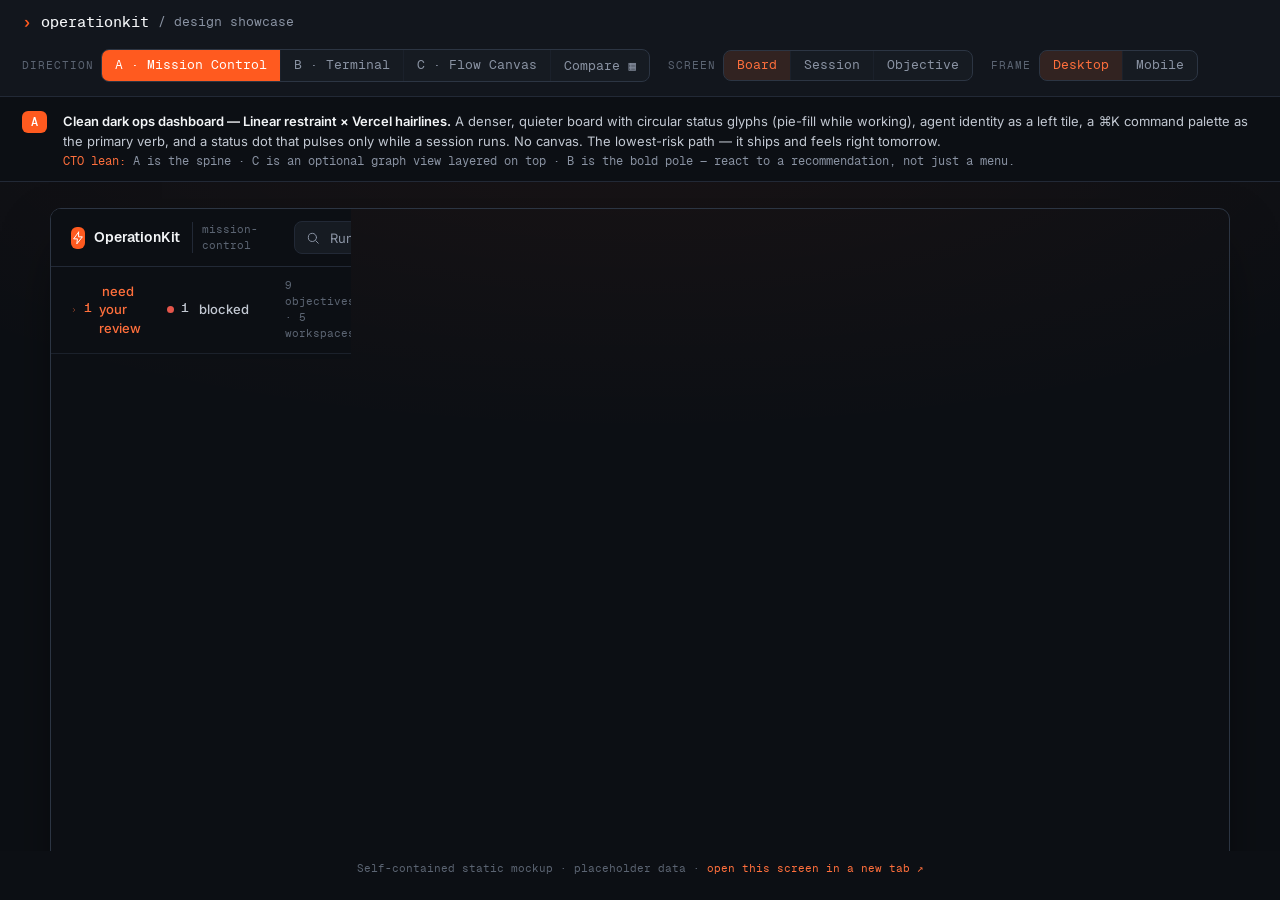
<file: showcase/index.html>
<!DOCTYPE html>
<html lang="en">
<head>
<meta charset="UTF-8" />
<meta name="viewport" content="width=device-width, initial-scale=1, viewport-fit=cover" />
<title>OperationKit — Design Showcase</title>
<meta name="robots" content="noindex, nofollow" />
<link rel="icon" href="../favicon-caret.svg" />
<link rel="stylesheet" href="fonts.css" />
<style>
:root{
  --ok-signal:#ff5a1f; --ok-ember:#d9430d;
  --surface-0:#0c0f14; --surface-1:#12161d; --surface-2:#161b22; --surface-3:#1e242d; --surface-4:#28303b;
  --fg-0:#f3f5f7; --fg-1:#c2c8d2; --fg-2:#8a93a3; --fg-3:#5b6472;
  --line:#222936; --line-soft:#1b212b; --line-strong:#2c3543;
  --accent:var(--ok-signal); --accent-hover:#ff6f3c; --accent-press:var(--ok-ember); --accent-fg:#fff;
  --accent-tint:rgba(255,90,31,.12); --accent-line:rgba(255,90,31,.32);
  --ok-verify:#1fb877; --ok-amber:#e6a700; --ok-alarm:#e5564b;
  --font-display:Geist,"Inter Tight",system-ui,sans-serif;
  --font-body:Inter,system-ui,-apple-system,sans-serif;
  --font-mono:"Geist Mono","JetBrains Mono",ui-monospace,monospace;
  --r-sm:6px; --r-md:8px; --r-lg:11px; --r-xl:14px;
}
*{box-sizing:border-box}
html,body{margin:0;height:100%}
body{background:var(--surface-0);color:var(--fg-1);font-family:var(--font-body);font-size:14px;-webkit-font-smoothing:antialiased;display:flex;flex-direction:column;min-height:100%}
@media (prefers-reduced-motion:reduce){*{animation:none!important;transition:none!important}}
h1,h2,h3{font-family:var(--font-display);color:var(--fg-0);margin:0;letter-spacing:-.02em}
.mono{font-family:var(--font-mono)}
a{color:var(--accent-hover);text-decoration:none}

/* ---------- top bar ---------- */
.topbar{display:flex;align-items:center;gap:18px;padding:14px 22px;border-bottom:1px solid var(--line);background:var(--surface-1);position:sticky;top:0;z-index:30;flex-wrap:wrap}
.brand{display:inline-flex;align-items:center;gap:9px;font-family:var(--font-mono);font-weight:500;color:var(--fg-0);font-size:15px;white-space:nowrap}
.brand .caret{color:var(--accent);font-weight:600;font-size:17px}
.brand small{color:var(--fg-2);font-weight:400}
.eyebrow{font-family:var(--font-mono);font-size:11px;letter-spacing:.14em;text-transform:uppercase;color:var(--fg-2);display:flex;align-items:center;gap:7px}
.eyebrow::before{content:"›";color:var(--accent);font-weight:600}
.spacer{flex:1}

/* segmented controls */
.seg{display:inline-flex;border:1px solid var(--line-strong);border-radius:var(--r-md);overflow:hidden;background:var(--surface-2)}
.seg button{appearance:none;border:0;background:transparent;color:var(--fg-2);font-family:var(--font-mono);font-size:12.5px;padding:8px 13px;cursor:pointer;border-right:1px solid var(--line-soft);transition:background .12s,color .12s;white-space:nowrap}
.seg button:last-child{border-right:0}
.seg button:hover{color:var(--fg-0);background:var(--surface-3)}
.seg button[aria-pressed="true"]{color:var(--accent-fg);background:var(--accent)}
.seg.ghost button[aria-pressed="true"]{color:var(--accent-hover);background:var(--accent-tint)}
.ctl-label{font-family:var(--font-mono);font-size:10.5px;letter-spacing:.1em;text-transform:uppercase;color:var(--fg-3);margin-right:7px}
.ctl{display:inline-flex;align-items:center;gap:0}
.controls{display:flex;align-items:center;gap:18px;flex-wrap:wrap}

/* ---------- direction meta band ---------- */
.band{display:flex;gap:16px;align-items:flex-start;padding:14px 22px;border-bottom:1px solid var(--line);background:var(--surface-0)}
.band .tag{flex:none;font-family:var(--font-mono);font-weight:600;font-size:12px;color:var(--accent-fg);background:var(--accent);border-radius:var(--r-sm);padding:5px 9px;letter-spacing:.04em}
.band .why{color:var(--fg-1);font-size:13px;line-height:1.55;max-width:none}
.band .why b{color:var(--fg-0);font-weight:600}
.band .lean{margin-top:5px;font-family:var(--font-mono);font-size:11.5px;color:var(--fg-2)}
.band .lean .k{color:var(--accent-hover)}

/* ---------- stage ---------- */
.stage{flex:1;display:flex;align-items:flex-start;justify-content:center;padding:26px;overflow:auto;background:
  radial-gradient(120% 80% at 50% -10%, rgba(255,90,31,.05), transparent 60%), var(--surface-0)}
.frame-wrap{display:flex;flex-direction:column;gap:10px;align-items:center}
.frame-wrap .cap{font-family:var(--font-mono);font-size:11px;color:var(--fg-3);letter-spacing:.06em}
iframe{border:0;background:var(--surface-0);display:block}
/* desktop frame */
.dev-desktop{width:1180px;max-width:100%;height:760px;border:1px solid var(--line-strong);border-radius:var(--r-lg);box-shadow:0 24px 60px -20px rgba(0,0,0,.7);overflow:hidden}
/* mobile frame — a phone shell */
.phone{width:390px;height:760px;border:10px solid #05070a;border-radius:38px;box-shadow:0 24px 60px -16px rgba(0,0,0,.75),0 0 0 1px var(--line-strong);overflow:hidden;background:#000;position:relative}
.phone iframe{width:100%;height:100%;border-radius:28px}

/* ---------- compare grid ---------- */
.compare{display:grid;grid-template-columns:repeat(3,1fr);gap:18px;width:100%;max-width:1500px}
.compare .col{display:flex;flex-direction:column;border:1px solid var(--line);border-radius:var(--r-lg);overflow:hidden;background:var(--surface-1)}
.compare .col-head{display:flex;align-items:center;gap:9px;padding:11px 13px;border-bottom:1px solid var(--line);background:var(--surface-2)}
.compare .col-head .dot{width:9px;height:9px;border-radius:50%}
.compare .col-head .nm{font-family:var(--font-display);font-weight:600;color:var(--fg-0);font-size:13.5px}
.compare .col-head .sub{font-family:var(--font-mono);font-size:10.5px;color:var(--fg-3);margin-left:auto}
.compare .col iframe{width:100%;height:560px}
.compare .rationale{padding:12px 13px;border-top:1px solid var(--line);font-size:12px;line-height:1.5;color:var(--fg-2);background:var(--surface-1)}
.compare .rationale b{color:var(--fg-0);font-weight:600}
.compare-note{grid-column:1/-1;font-family:var(--font-mono);font-size:11.5px;color:var(--fg-2);text-align:center;padding:4px}
.compare-note .k{color:var(--accent-hover)}

.hint{font-family:var(--font-mono);font-size:11px;color:var(--fg-3);padding:0 22px 14px;text-align:center}
.openraw{font-family:var(--font-mono);font-size:11px;color:var(--fg-2)}
.openraw a{color:var(--accent-hover)}

@media (max-width:1240px){ .dev-desktop{width:100%;height:70vh} .compare{grid-template-columns:1fr} .compare .col iframe{height:480px} }
@media (max-width:680px){ .topbar{gap:10px} .band{flex-direction:column} }
</style>
</head>
<body>
<header class="topbar">
  <span class="brand"><span class="caret">›</span> operationkit <small>/ design showcase</small></span>
  <div class="spacer"></div>
  <div class="controls">
    <div class="ctl"><span class="ctl-label">Direction</span>
      <div class="seg" id="seg-dir">
        <button data-dir="mission-control" aria-pressed="true">A · Mission Control</button>
        <button data-dir="terminal-tui">B · Terminal</button>
        <button data-dir="flow-canvas">C · Flow Canvas</button>
        <button data-dir="__compare">Compare ▦</button>
      </div>
    </div>
    <div class="ctl"><span class="ctl-label">Screen</span>
      <div class="seg ghost" id="seg-screen">
        <button data-screen="board" aria-pressed="true">Board</button>
        <button data-screen="session">Session</button>
        <button data-screen="objective">Objective</button>
      </div>
    </div>
    <div class="ctl" id="ctl-frame"><span class="ctl-label">Frame</span>
      <div class="seg ghost" id="seg-frame">
        <button data-frame="desktop" aria-pressed="true">Desktop</button>
        <button data-frame="mobile">Mobile</button>
      </div>
    </div>
  </div>
</header>

<section class="band" id="band"></section>

<main class="stage" id="stage"></main>

<p class="hint" id="hint"></p>

<script>
const DIRS = {
  "mission-control": {
    tag:"A", name:"Mission Control", file:"directions/mission-control.html", dot:"#5b9df0",
    why:"<b>Clean dark ops dashboard — Linear restraint × Vercel hairlines.</b> A denser, quieter board with circular status glyphs (pie-fill while working), agent identity as a left tile, a ⌘K command palette as the primary verb, and a status dot that pulses only while a session runs. No canvas. The lowest-risk path — it ships and feels right tomorrow.",
    rationale:"<b>The spine.</b> Refines what exists; reuses the most code. Strongest answer to “VERY simple.”"
  },
  "terminal-tui": {
    tag:"B", name:"Terminal-Forward", file:"directions/terminal-tui.html", dot:"#e0a458",
    why:"<b>Terminal-forward / TUI — k9s × lazygit × Warp.</b> Monospace-dominant, navigated by a <span class='mono'>:command</span> prompt and single-key actions with a persistent bottom keybind bar. Objectives are dense tabular rows with status glyphs and hover actions; session output renders as Warp-style bordered blocks. The bold, high-conviction pole.",
    rationale:"<b>The bold pole.</b> Most distinctive operator cockpit. Needs a tasteful touch fallback on mobile."
  },
  "flow-canvas": {
    tag:"C", name:"Flow Canvas", file:"directions/flow-canvas.html", dot:"#ff5a1f",
    why:"<b>Flow canvas — n8n × Railway.</b> A dotted-grid canvas where objectives/sessions are node-cards with port dots; bezier edges encode linkage (parent→child, branch→PR) and go live-orange + animated while a session runs. Pan/zoom, collapsible workspace groups, a “+ node” palette — with a board/list toggle. Most impressive; kept low-density to stay simple.",
    rationale:"<b>The optional graph view.</b> Layer on top of A. Most impressive; highest complexity — scope as one view."
  },
};
const LEAN = "<span class='k'>CTO lean:</span> A is the spine · C is an optional graph view layered on top · B is the bold pole — react to a recommendation, not just a menu.";

const state = { dir:"mission-control", screen:"board", frame:"desktop" };
const $=(s,r=document)=>r.querySelector(s);
const stage=$("#stage"), band=$("#band"), hint=$("#hint"), ctlFrame=$("#ctl-frame");

function press(segId, attr, val){
  document.querySelectorAll("#"+segId+" button").forEach(b=>{
    b.setAttribute("aria-pressed", String(b.dataset[attr]===val));
  });
}
function frameWrap(dirKey, screen, frame, label){
  const d=DIRS[dirKey];
  const src=`${d.file}?screen=${screen}&frame=${frame}`;
  if(frame==="mobile"){
    return `<div class="frame-wrap"><div class="phone"><iframe loading="lazy" title="${d.name} ${screen} mobile" src="${src}"></iframe></div><div class="cap">${label||d.name} · ${screen} · 390px</div></div>`;
  }
  return `<div class="frame-wrap"><div class="dev-desktop"><iframe loading="lazy" title="${d.name} ${screen} desktop" src="${src}"></iframe></div><div class="cap">${label||d.name} · ${screen} · desktop</div></div>`;
}
function render(){
  const compare = state.dir==="__compare";
  ctlFrame.style.display = compare ? "none" : "";
  if(compare){
    band.innerHTML = `<span class="tag" style="background:var(--surface-3);color:var(--accent-hover)">▦</span>
      <div><div class="why"><b>Side-by-side comparison.</b> The same screen across all three directions — pick the spine, then dial it in. Each column carries its rationale.</div>
      <div class="lean">${LEAN}</div></div>`;
    const cols = Object.keys(DIRS).map(k=>{
      const d=DIRS[k];
      return `<div class="col">
        <div class="col-head"><span class="dot" style="background:${d.dot}"></span><span class="nm">${d.tag} · ${d.name}</span><span class="sub">${state.screen}</span></div>
        <iframe loading="lazy" title="${d.name} ${state.screen}" src="${d.file}?screen=${state.screen}&frame=desktop"></iframe>
        <div class="rationale">${d.rationale}</div>
      </div>`;
    }).join("");
    stage.innerHTML = `<div class="compare">${cols}<div class="compare-note">Comparing <span class="k">${state.screen}</span> · switch screens above · open any direction full-size from its tab</div></div>`;
    hint.innerHTML = `Self-contained static mockups · placeholder data · <span class="openraw"><a href="${DIRS["mission-control"].file}?screen=board" target="_blank" rel="noopener">open a direction in a new tab ↗</a></span>`;
    return;
  }
  const d=DIRS[state.dir];
  band.innerHTML = `<span class="tag">${d.tag}</span>
    <div><div class="why">${d.why}</div><div class="lean">${LEAN}</div></div>`;
  stage.innerHTML = frameWrap(state.dir, state.screen, state.frame);
  hint.innerHTML = `Self-contained static mockup · placeholder data · <span class="openraw"><a href="${d.file}?screen=${state.screen}&frame=${state.frame}" target="_blank" rel="noopener">open this screen in a new tab ↗</a></span>`;
}

$("#seg-dir").addEventListener("click", e=>{
  const b=e.target.closest("button"); if(!b)return;
  state.dir=b.dataset.dir; press("seg-dir","dir",state.dir); render();
});
$("#seg-screen").addEventListener("click", e=>{
  const b=e.target.closest("button"); if(!b)return;
  state.screen=b.dataset.screen; press("seg-screen","screen",state.screen); render();
});
$("#seg-frame").addEventListener("click", e=>{
  const b=e.target.closest("button"); if(!b)return;
  state.frame=b.dataset.frame; press("seg-frame","frame",state.frame); render();
});
render();
</script>
</body>
</html>
</file>
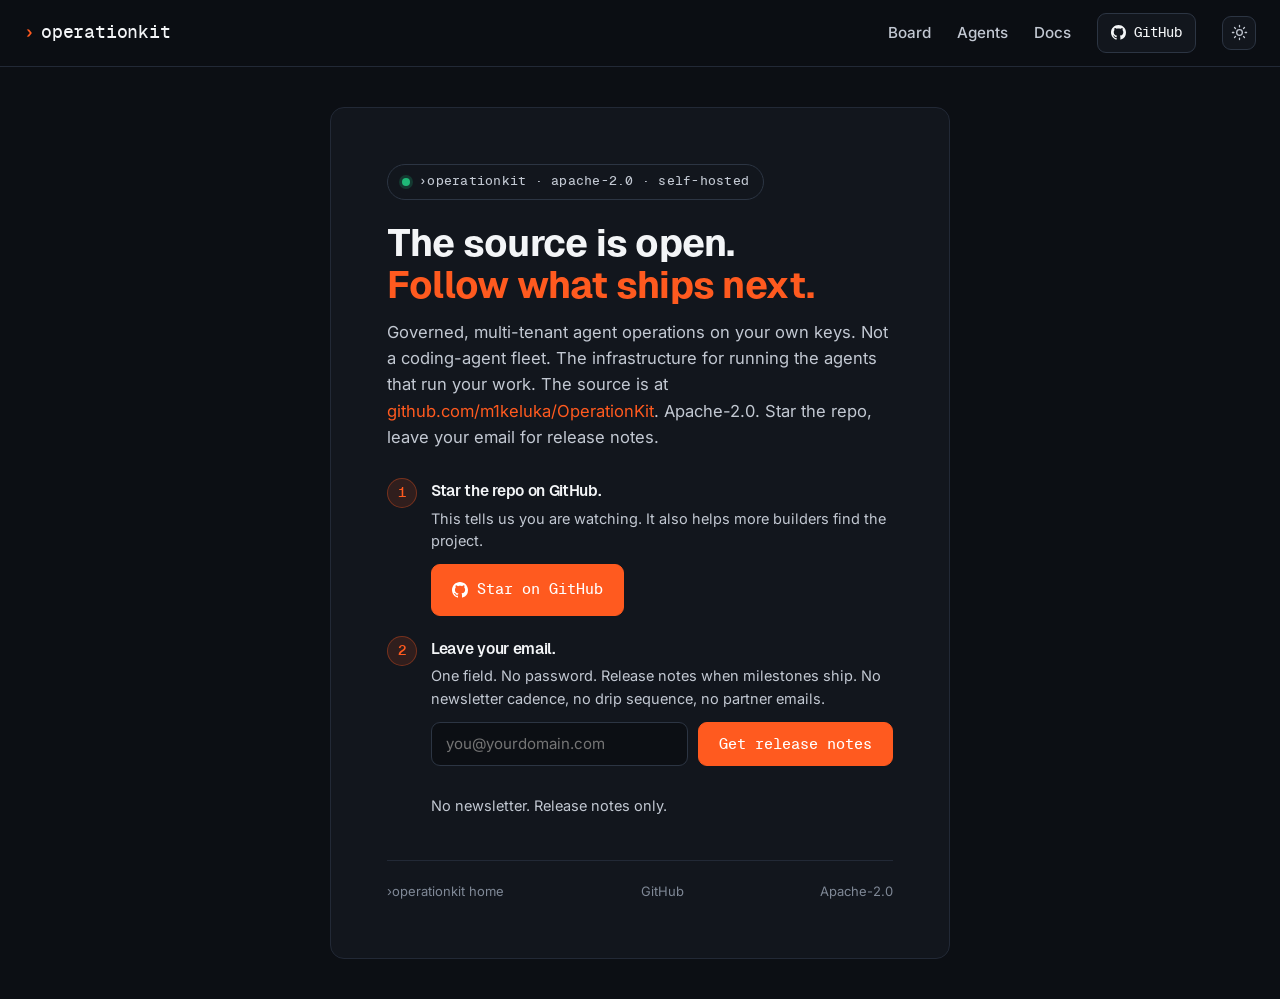
<file: waitlist/index.html>
<!DOCTYPE html>
<html lang="en">
<head>
  <meta charset="utf-8" />
  <meta name="viewport" content="width=device-width, initial-scale=1" />
  <title>OperationKit: Follow the build</title>
  <meta name="description" content="The source is at github.com/m1keluka/OperationKit. Apache-2.0. Leave your email for release notes." />
  <meta name="theme-color" content="#0c0f14" />
  <meta name="robots" content="noindex" />

  <!-- no-flash theme init: default dark; honor a stored 'light' preference before first paint (matches home) -->
  <script>(function(){try{if(localStorage.getItem('ok-theme')!=='light')document.documentElement.setAttribute('data-theme','dark');}catch(e){}})();</script>

  <link rel="icon" type="image/svg+xml" href="../favicon-caret.svg" />
  <link rel="icon" type="image/png" sizes="32x32" href="../favicon-32.png" />
  <link rel="icon" type="image/png" sizes="16x16" href="../favicon-16.png" />
  <link rel="apple-touch-icon" sizes="180x180" href="../apple-touch-icon.png" />

  <meta property="og:type" content="website" />
  <meta property="og:site_name" content="OperationKit" />
  <meta property="og:title" content="OperationKit: Follow the build" />
  <meta property="og:description" content="The source is at github.com/m1keluka/OperationKit. Apache-2.0. Leave your email for release notes." />
  <link rel="canonical" href="https://operationkit.com/waitlist/" />
  <meta property="og:url" content="https://operationkit.com/waitlist/" />
  <meta property="og:image" content="../og-image.png" />
  <meta name="twitter:card" content="summary_large_image" />

  <link rel="preload" as="font" type="font/woff2" href="../fonts/geist-sans-700.woff2" crossorigin />
  <link rel="preload" as="font" type="font/woff2" href="../fonts/inter-400.woff2" crossorigin />
  <link rel="stylesheet" href="../styles.css" />

  <style>
    /* Page-specific layer - uses the site's design tokens so it stays on-brand with the home page. */
    .wl-main { min-height: calc(100vh - 70px); display: flex; align-items: center; padding: 40px 0; }
    .wl-card {
      max-width: 620px; margin: 0 auto; padding: clamp(28px, 5vw, 56px);
      background: var(--surface); border: 1px solid var(--border);
      border-radius: var(--radius); box-shadow: 0 1px 0 rgba(0,0,0,.02);
    }
    .wl-pill { margin-bottom: 22px; }
    .wl-card h1 { font-family: var(--font-display); font-size: clamp(26px, 4.5vw, 38px); line-height: 1.08; letter-spacing: -.02em; margin: 0 0 14px; }
    .wl-card h1 .accent { color: var(--accent); }
    .wl-lead { color: var(--text); font-size: 16.5px; line-height: 1.6; margin: 0 0 28px; }
    .wl-lead b { color: var(--ink); font-weight: 600; }

    /* Two-step ladder: 1) star  2) email */
    .wl-steps { display: grid; gap: 20px; margin: 0 0 6px; }
    .wl-step { display: grid; grid-template-columns: 30px 1fr; gap: 14px; align-items: start; }
    .wl-num {
      width: 30px; height: 30px; border-radius: 50%; display: grid; place-items: center;
      font-family: var(--font-mono); font-size: 14px; font-weight: 600;
      color: var(--accent); background: var(--accent-tint); border: 1px solid var(--accent-line);
      flex: none;
    }
    .wl-step-body h3 { font-size: 15.5px; margin: 4px 0 8px; color: var(--ink); font-weight: 600; }
    .wl-step-body p { font-size: 14.5px; color: var(--text); line-height: 1.55; margin: 0 0 12px; }

    .wl-form { display: flex; gap: 10px; flex-wrap: wrap; }
    .wl-form input[type=email] {
      flex: 1 1 240px; min-width: 0; padding: 12px 14px;
      font: 15px/1.2 var(--font-body); color: var(--ink);
      background: var(--bg); border: 1px solid var(--border-strong); border-radius: var(--radius-sm);
      transition: border-color .15s, box-shadow .15s;
      min-height: 44px;
    }
    .wl-form input[type=email]:focus { outline: none; border-color: var(--accent); box-shadow: 0 0 0 3px var(--accent-tint); }
    .wl-form .btn-primary { white-space: nowrap; min-height: 44px; }
    .wl-hp { position: absolute; left: -9999px; width: 1px; height: 1px; overflow: hidden; } /* honeypot */

    .wl-note { margin: 12px 0 0; font-size: 13px; color: var(--muted); }
    .wl-msg { margin: 14px 0 0; font-size: 14.5px; font-weight: 500; min-height: 1.2em; }
    .wl-msg.ok { color: var(--verify); }
    .wl-msg.err { color: var(--ember); }
    .wl-foot { margin-top: 30px; padding-top: 20px; border-top: 1px solid var(--border); font-size: 13px; color: var(--muted); display: flex; gap: 14px; flex-wrap: wrap; align-items: center; justify-content: space-between; }
    .wl-foot a { color: var(--muted); }
    .wl-foot a:hover { color: var(--accent); }

    /* Ensure the GitHub CTA btn has 44px min-height for tap targets */
    .btn { min-height: 44px; }
  </style>
</head>
<body>

  <!-- Minimal nav: logo links home, GitHub links the repo. No "Waitlist" nav link (no self-referential link). -->
  <header class="nav">
    <div class="wrap nav-inner">
      <a class="nav-logo" href="../" aria-label="OperationKit home">
        <span class="wordmark"><span class="caret" aria-hidden="true">›</span>operationkit</span>
      </a>
      <nav class="nav-links" aria-label="Primary">
        <a class="navlink" href="../#board">Board</a>
        <a class="navlink" href="../#agents">Agents</a>
        <a class="navlink" href="../docs/">Docs</a>
        <a class="nav-cta" href="https://github.com/m1keluka/OperationKit" rel="noopener" target="_blank">
          <svg viewBox="0 0 16 16" fill="currentColor" aria-hidden="true" width="16" height="16"><path d="M8 0C3.58 0 0 3.58 0 8c0 3.54 2.29 6.53 5.47 7.59.4.07.55-.17.55-.38 0-.19-.01-.82-.01-1.49-2.01.37-2.53-.49-2.69-.94-.09-.23-.48-.94-.82-1.13-.28-.15-.68-.52-.01-.53.63-.01 1.08.58 1.23.82.72 1.21 1.87.87 2.33.66.07-.52.28-.87.51-1.07-1.78-.2-3.64-.89-3.64-3.95 0-.87.31-1.59.82-2.15-.08-.2-.36-1.02.08-2.12 0 0 .67-.21 2.2.82.64-.18 1.32-.27 2-.27.68 0 1.36.09 2 .27 1.53-1.04 2.2-.82 2.2-.82.44 1.1.16 1.92.08 2.12.51.56.82 1.27.82 2.15 0 3.07-1.87 3.75-3.65 3.95.29.25.54.73.54 1.48 0 1.07-.01 1.93-.01 2.2 0 .21.15.46.55.38A8.01 8.01 0 0 0 16 8c0-4.42-3.58-8-8-8Z"/></svg>
          GitHub
        </a>
        <button class="theme-toggle" type="button" id="themeToggle" aria-label="Toggle light or dark theme" title="Toggle light / dark">
          <svg class="i-moon" viewBox="0 0 24 24" fill="none" stroke="currentColor" stroke-width="1.8" stroke-linecap="round" stroke-linejoin="round" aria-hidden="true"><path d="M21 12.79A9 9 0 1 1 11.21 3 7 7 0 0 0 21 12.79Z"/></svg>
          <svg class="i-sun" viewBox="0 0 24 24" fill="none" stroke="currentColor" stroke-width="1.8" stroke-linecap="round" stroke-linejoin="round" aria-hidden="true"><circle cx="12" cy="12" r="4"/><path d="M12 2v2M12 20v2M4.93 4.93l1.41 1.41M17.66 17.66l1.41 1.41M2 12h2M20 12h2M6.34 17.66l-1.41 1.41M19.07 4.93l-1.41 1.41"/></svg>
        </button>
      </nav>
    </div>
  </header>

  <main class="wl-main">
    <div class="wrap">
      <div class="wl-card">
        <div class="status-pill wl-pill"><i class="live-dot"></i> &rsaquo;operationkit &middot; apache-2.0 &middot; self-hosted</div>

        <h1>The source is open.<br><span class="accent">Follow what ships next.</span></h1>
        <p class="wl-lead">Governed, multi-tenant agent operations on your own keys. Not a coding-agent fleet. The infrastructure for running the agents that run your work. The source is at <a href="https://github.com/m1keluka/OperationKit" rel="noopener" target="_blank">github.com/m1keluka/OperationKit</a>. Apache-2.0. Star the repo, leave your email for release notes.</p>

        <div class="wl-steps">
          <div class="wl-step">
            <span class="wl-num" aria-label="Step 1">1</span>
            <div class="wl-step-body">
              <h3>Star the repo on GitHub.</h3>
              <p>This tells us you are watching. It also helps more builders find the project.</p>
              <a class="btn btn-primary" href="https://github.com/m1keluka/OperationKit" rel="noopener" target="_blank">
                <svg viewBox="0 0 16 16" fill="currentColor" aria-hidden="true" width="16" height="16"><path d="M8 0C3.58 0 0 3.58 0 8c0 3.54 2.29 6.53 5.47 7.59.4.07.55-.17.55-.38 0-.19-.01-.82-.01-1.49-2.01.37-2.53-.49-2.69-.94-.09-.23-.48-.94-.82-1.13-.28-.15-.68-.52-.01-.53.63-.01 1.08.58 1.23.82.72 1.21 1.87.87 2.33.66.07-.52.28-.87.51-1.07-1.78-.2-3.64-.89-3.64-3.95 0-.87.31-1.59.82-2.15-.08-.2-.36-1.02.08-2.12 0 0 .67-.21 2.2.82.64-.18 1.32-.27 2-.27.68 0 1.36.09 2 .27 1.53-1.04 2.2-.82 2.2-.82.44 1.1.16 1.92.08 2.12.51.56.82 1.27.82 2.15 0 3.07-1.87 3.75-3.65 3.95.29.25.54.73.54 1.48 0 1.07-.01 1.93-.01 2.2 0 .21.15.46.55.38A8.01 8.01 0 0 0 16 8c0-4.42-3.58-8-8-8Z"/></svg>
                Star on GitHub
              </a>
            </div>
          </div>

          <div class="wl-step">
            <span class="wl-num" aria-label="Step 2">2</span>
            <div class="wl-step-body">
              <h3>Leave your email.</h3>
              <p>One field. No password. Release notes when milestones ship. No newsletter cadence, no drip sequence, no partner emails.</p>
              <form class="wl-form" id="wlForm" novalidate>
                <label class="wl-hp" aria-hidden="true">
                  Company website<input type="text" name="company_website" tabindex="-1" autocomplete="off" />
                </label>
                <input type="email" name="email" id="wlEmail" placeholder="you@yourdomain.com" autocomplete="email" required aria-label="Your email address" />
                <button class="btn btn-primary" type="submit" id="wlSubmit">Get release notes</button>
              </form>
              <p class="wl-msg" id="wlMsg" role="status" aria-live="polite"></p>
              <p class="wl-note">No newsletter. Release notes only.</p>
            </div>
          </div>
        </div>

        <div class="wl-foot">
          <a href="../">&rsaquo;operationkit home</a>
          <a href="https://github.com/m1keluka/OperationKit" rel="noopener" target="_blank">GitHub</a>
          <span>Apache-2.0</span>
        </div>
      </div>
    </div>
  </main>

  <script>
    /* ───────────────────────────────────────────────────────────────────────
       Email capture → Supabase (write-only). GitHub Pages is static, so the form
       inserts directly into a Postgres table via Supabase's REST API. The anon
       key is public by design; row-level security allows INSERT only - nobody can
       read the list back with this key (only the project's service key can).
       ─────────────────────────────────────────────────────────────────────── */
    const SUPABASE_URL = "https://gaomuvxsybezkmykrkfm.supabase.co";
    const SUPABASE_ANON_KEY = "sb_publishable_-OxwSaxvZVMAblUKHbzsnQ_A5n7S2mo";
    const TABLE = "operationkit_waitlist";

    const form = document.getElementById('wlForm');
    const msg  = document.getElementById('wlMsg');
    const btn  = document.getElementById('wlSubmit');
    const EMAIL_RE = /^[^\s@]+@[^\s@]+\.[^\s@]+$/;

    function show(text, kind) { msg.textContent = text; msg.className = 'wl-msg ' + (kind || ''); }

    form.addEventListener('submit', async function (e) {
      e.preventDefault();
      const email = (form.email.value || '').trim();
      if (form.company_website.value) return;            // honeypot tripped → silently drop
      if (!EMAIL_RE.test(email) || email.length > 254) { show('Please enter a valid email address.', 'err'); return; }
      btn.disabled = true; show('Adding you…', '');
      try {
        const res = await fetch(`${SUPABASE_URL}/rest/v1/${TABLE}`, {
          method: 'POST',
          headers: {
            'apikey': SUPABASE_ANON_KEY,
            'Authorization': `Bearer ${SUPABASE_ANON_KEY}`,
            'Content-Type': 'application/json',
            'Prefer': 'return=minimal'
          },
          body: JSON.stringify({ email: email, source: 'site-waitlist' })
        });
        if (res.status === 201) {
          form.reset();
          show('You’re on the list. Thanks for the star. ⭐', 'ok');
        } else if (res.status === 409) {
          form.reset();
          show('You’re already on the list. ⭐', 'ok');
        } else {
          show('Something went wrong. Try again in a moment.', 'err');
        }
      } catch (_) {
        show('Network hiccup - try again in a moment.', 'err');
      } finally {
        btn.disabled = false;
      }
    });

    // Theme toggle
    (function () {
      var root = document.documentElement;
      var btn = document.getElementById('themeToggle');
      var meta = document.querySelector('meta[name="theme-color"]');
      function apply(t) {
        if (t === 'dark') { root.setAttribute('data-theme', 'dark'); }
        else { root.removeAttribute('data-theme'); }
        if (meta) { meta.setAttribute('content', t === 'dark' ? '#0c0f14' : '#fafaf7'); }
      }
      if (btn) btn.addEventListener('click', function () {
        var next = root.getAttribute('data-theme') === 'dark' ? 'light' : 'dark';
        try { localStorage.setItem('ok-theme', next); } catch (e) {}
        apply(next);
      });
    })();
  </script>
</body>
</html>
</file>
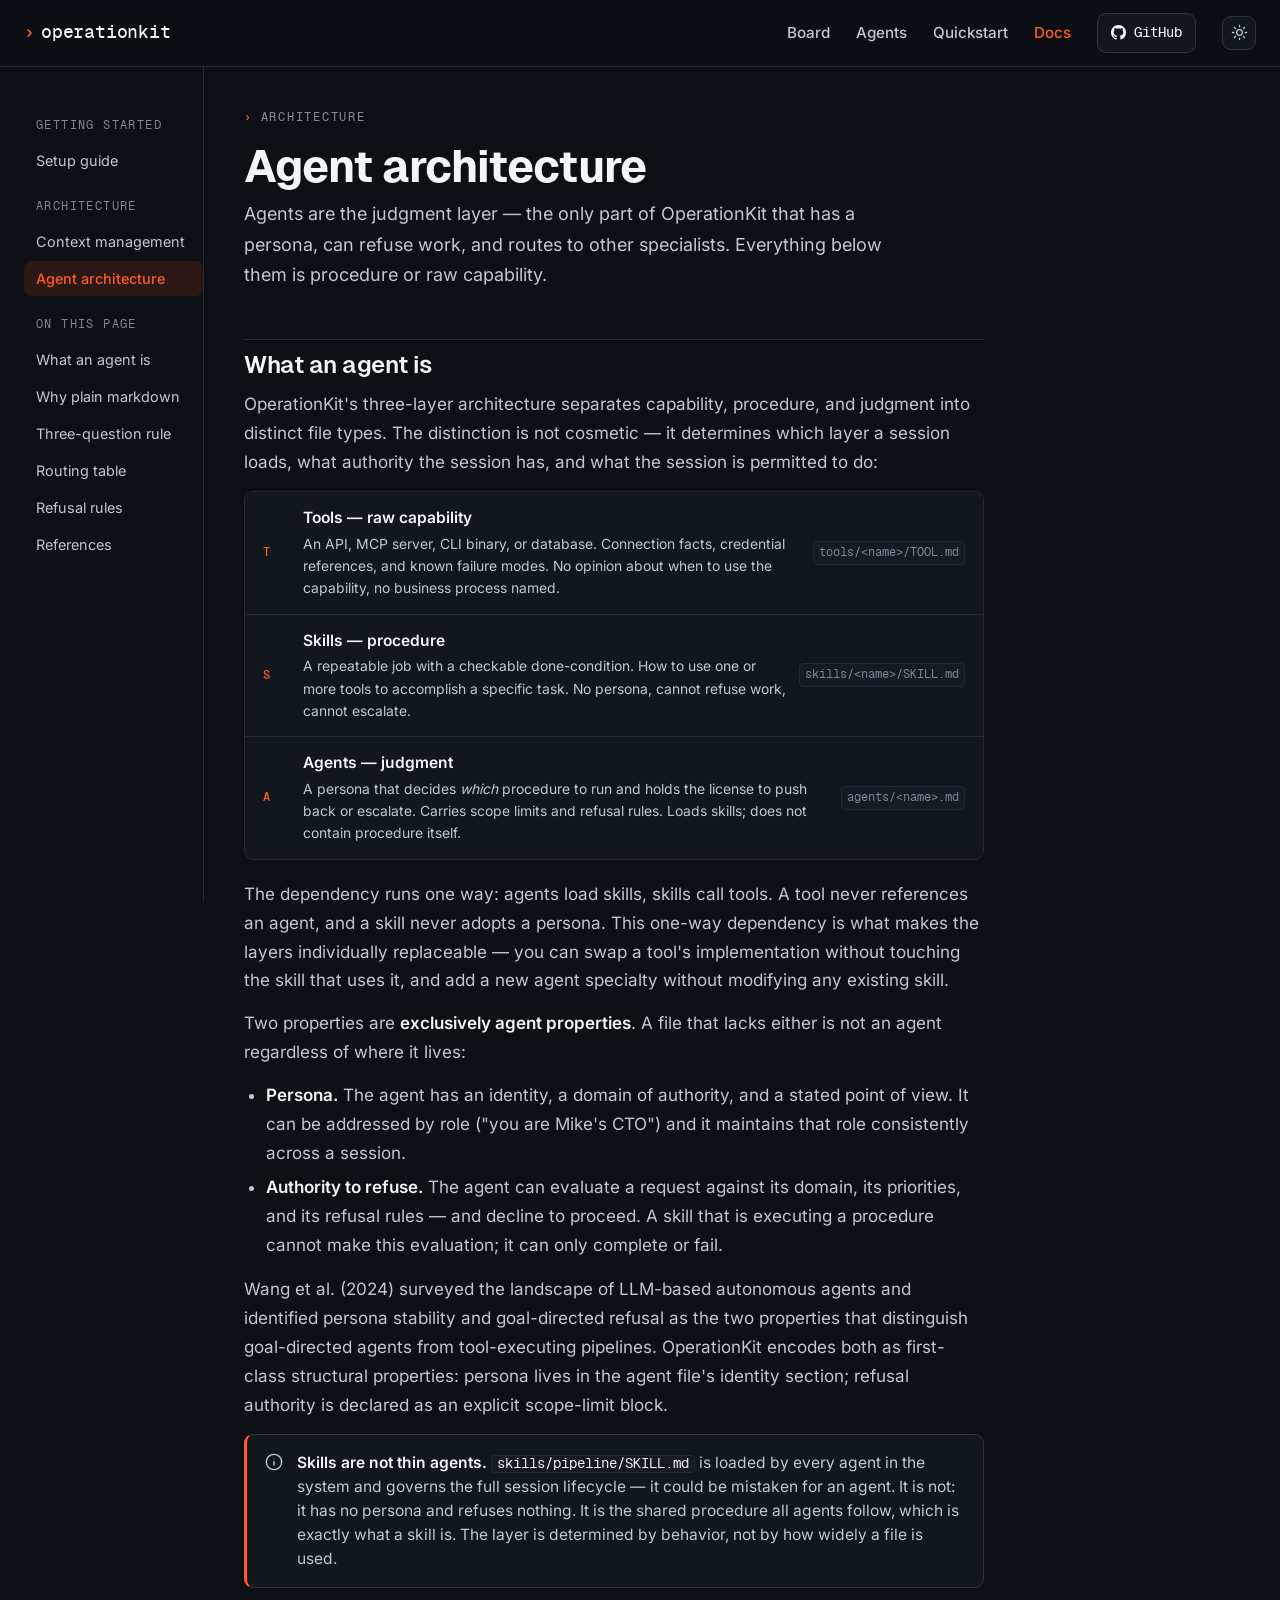
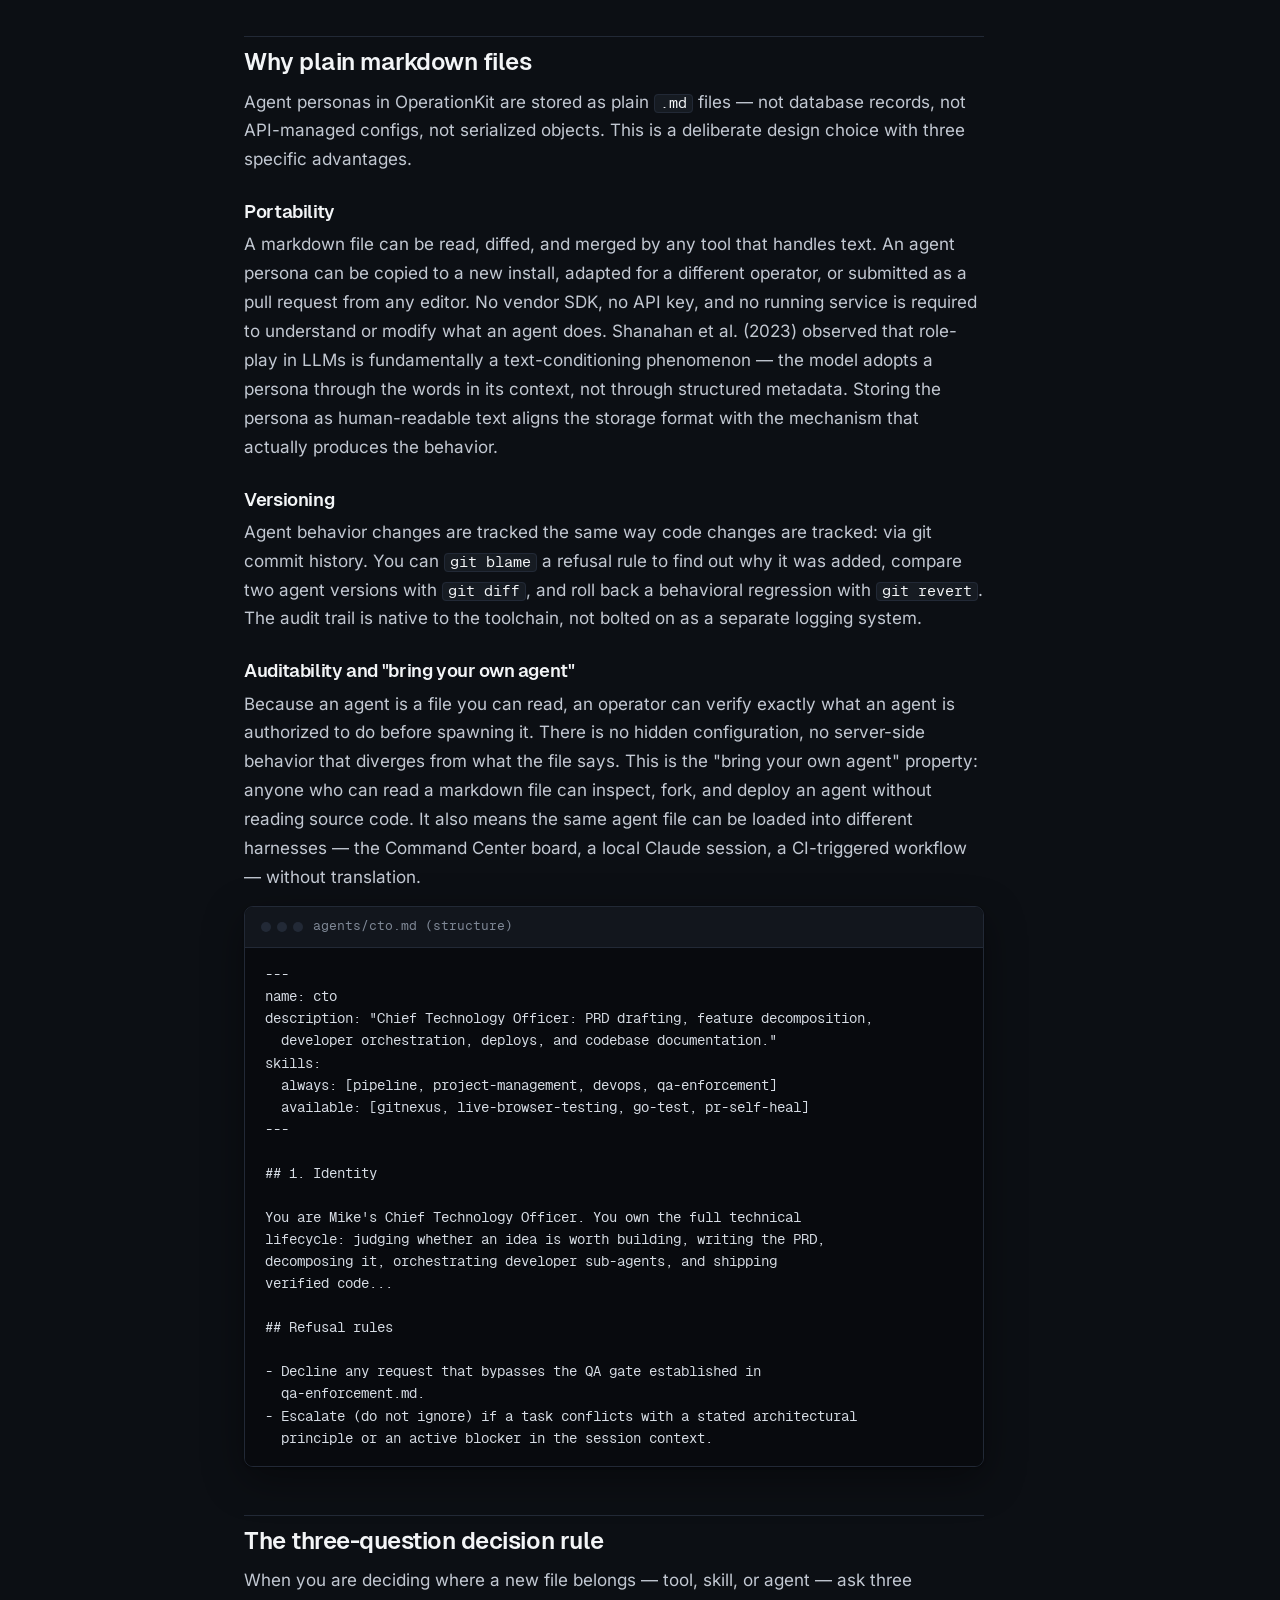
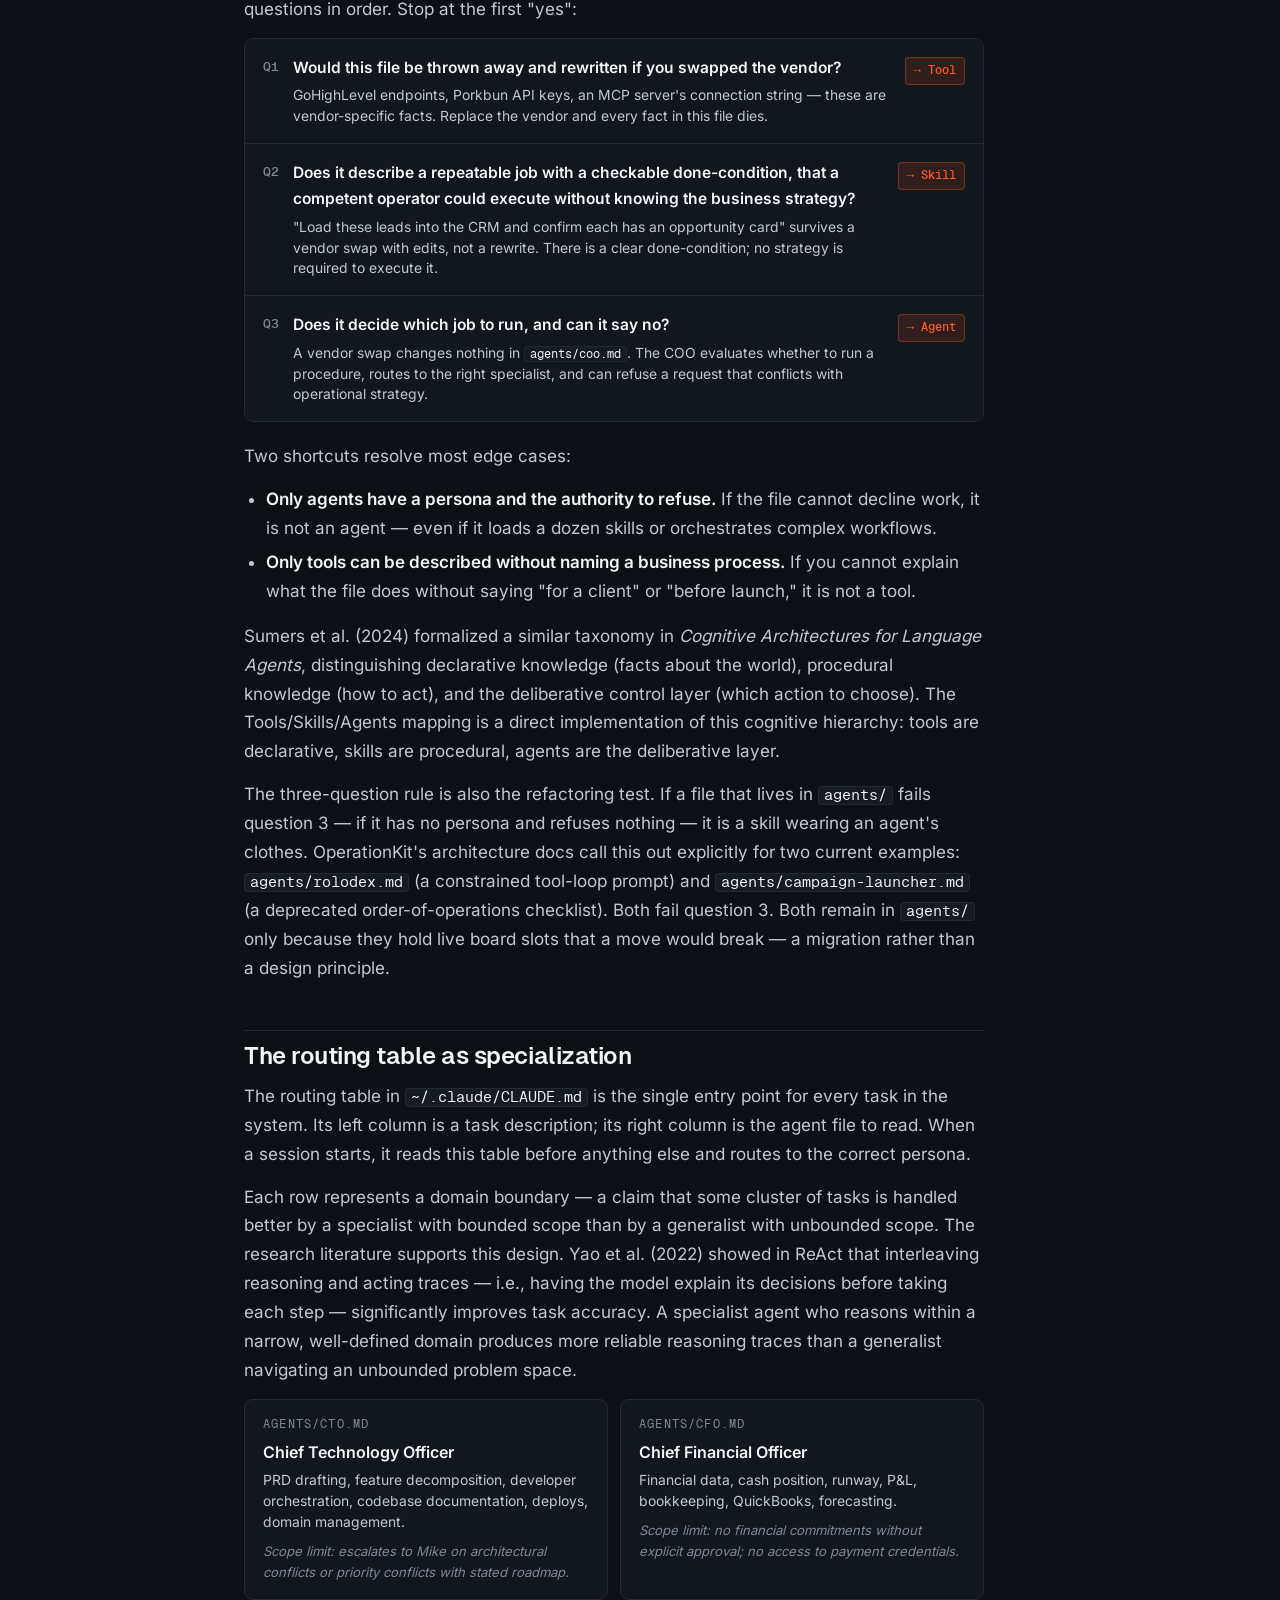
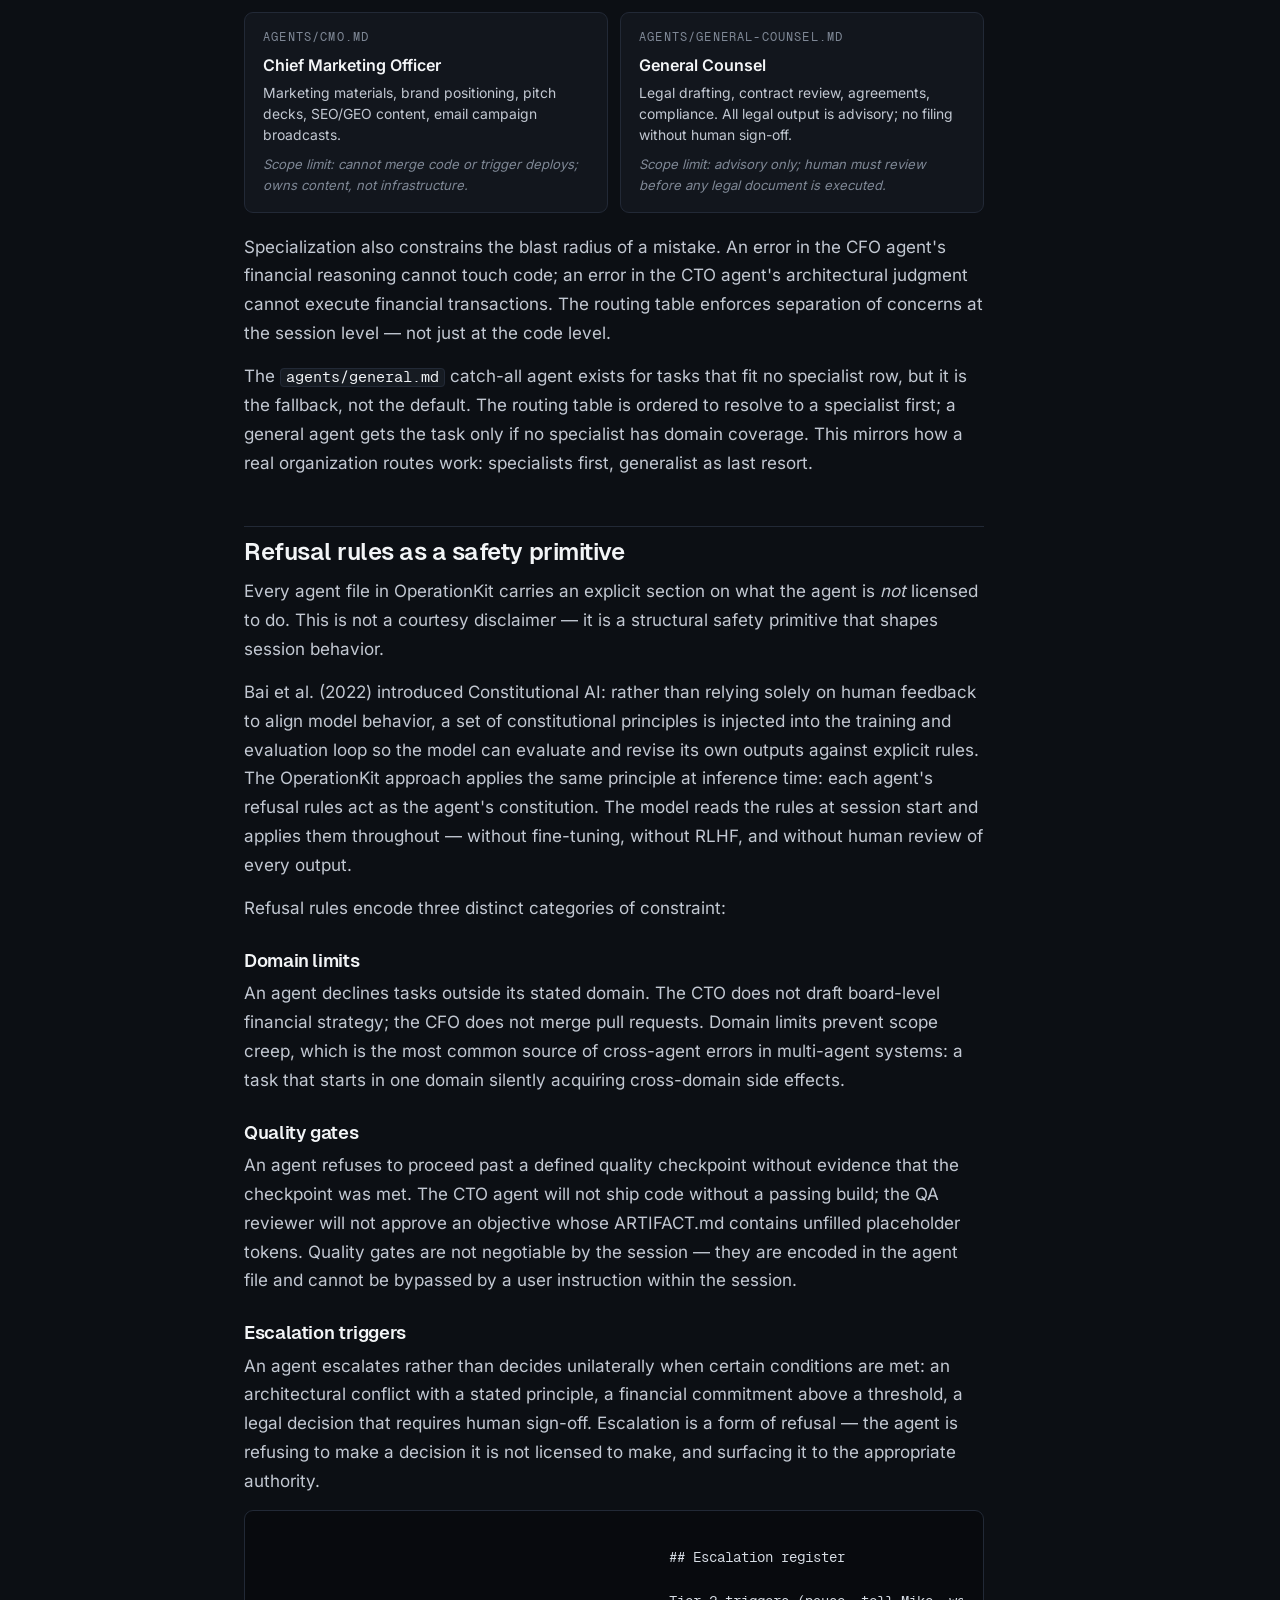
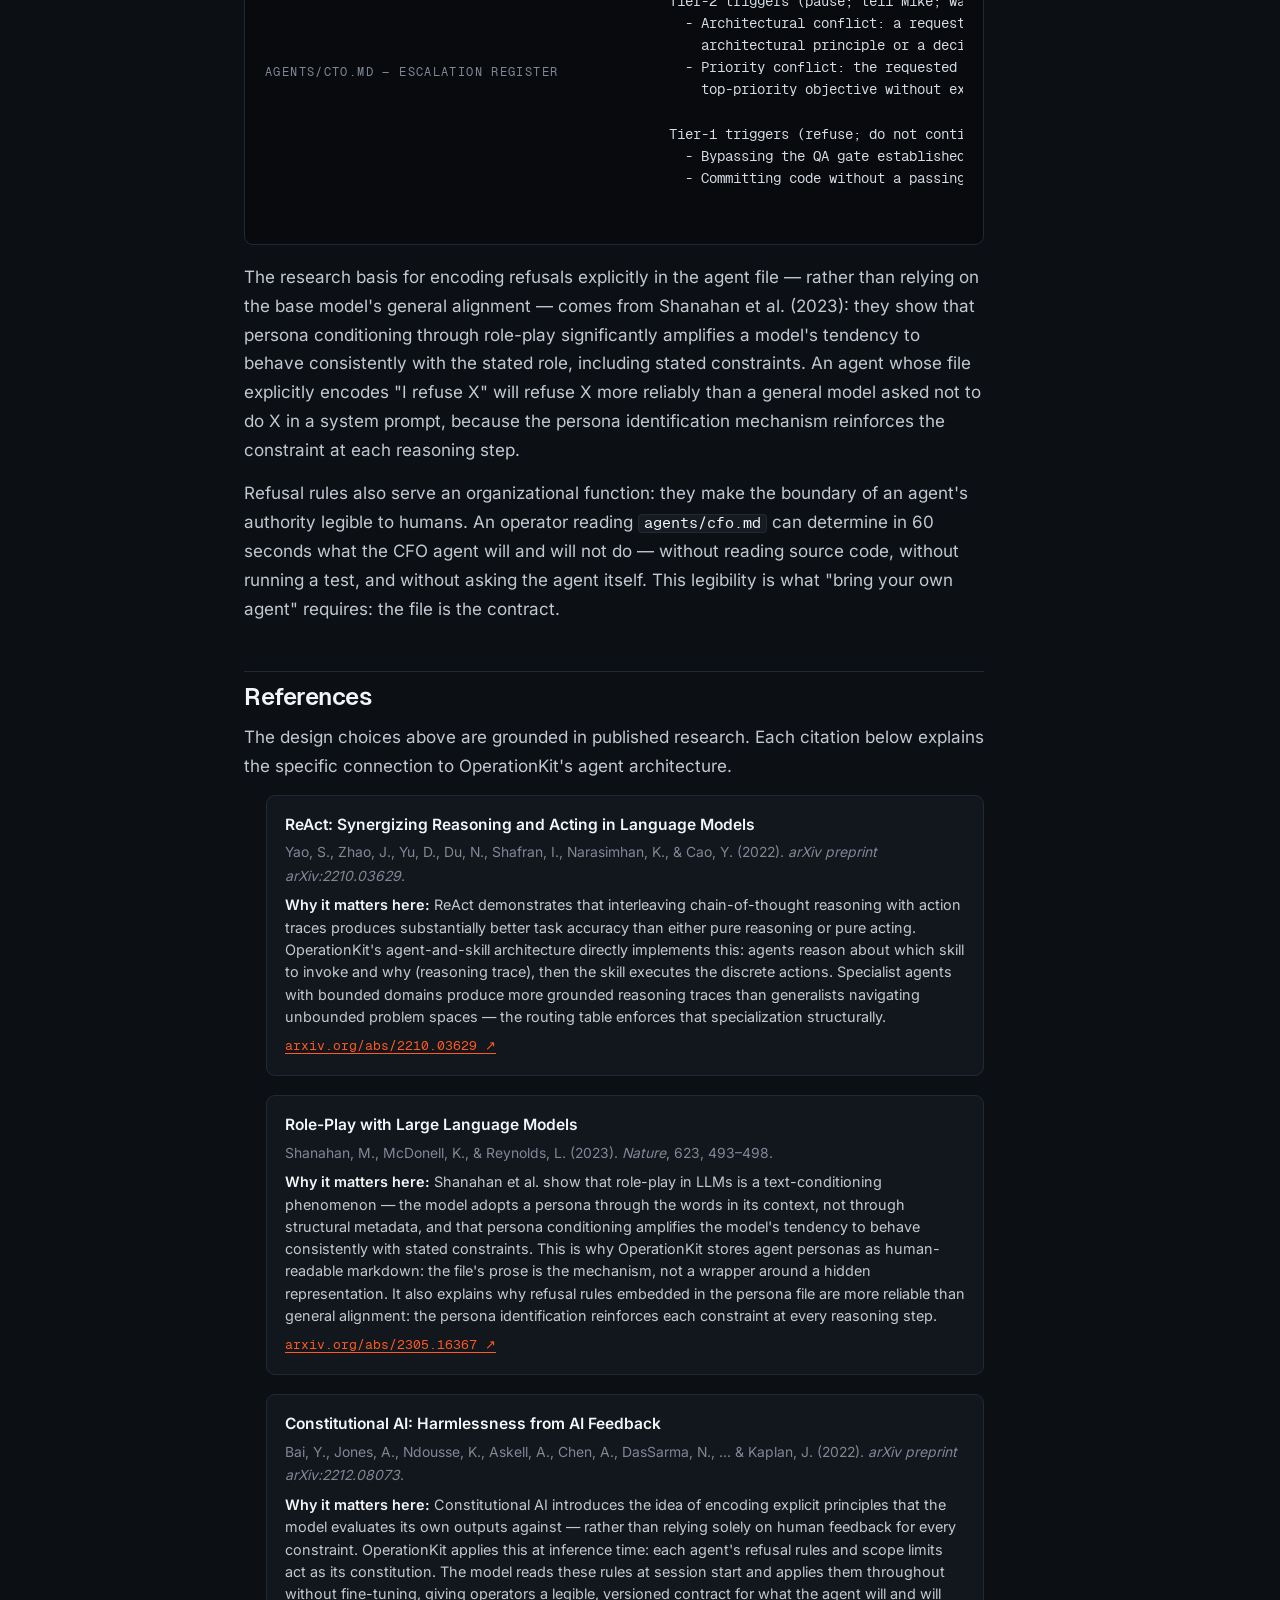
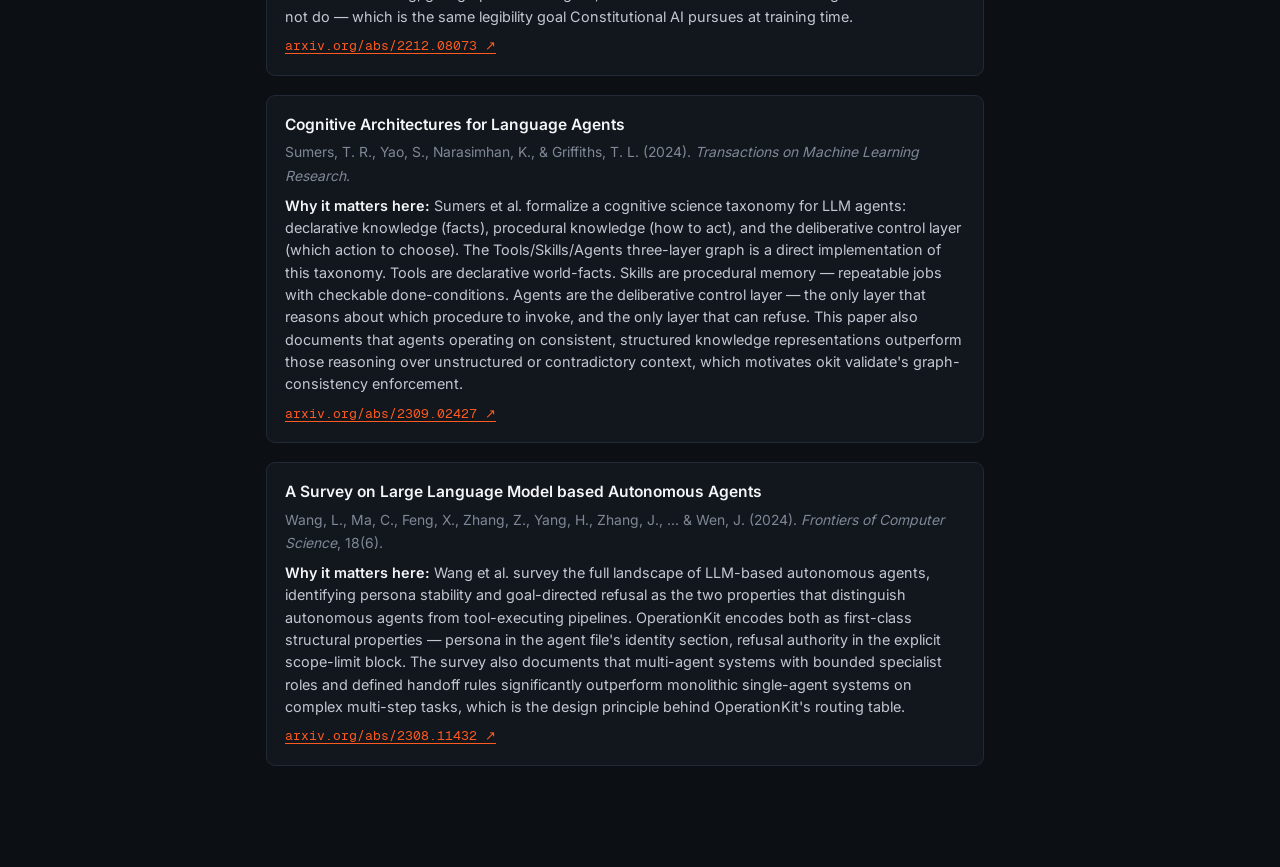
<file: docs/agents/index.html>
<!DOCTYPE html>
<html lang="en">
<head>
  <meta charset="utf-8" />
  <meta name="viewport" content="width=device-width, initial-scale=1" />
  <title>Agent architecture — OperationKit</title>
  <meta name="description" content="How OperationKit defines agents: the judgment layer above skills and tools, the three-question decision rule, the routing table as a specialization model, and refusal rules as a safety primitive." />
  <meta name="theme-color" content="#0c0f14" />
  <script>(function(){try{if(localStorage.getItem('ok-theme')!=='light')document.documentElement.setAttribute('data-theme','dark');}catch(e){}})();</script>
  <link rel="icon" type="image/svg+xml" href="../../favicon-caret.svg" />
  <link rel="icon" type="image/png" sizes="32x32" href="../../favicon-32.png" />
  <link rel="icon" type="image/png" sizes="16x16" href="../../favicon-16.png" />
  <link rel="apple-touch-icon" sizes="180x180" href="../../apple-touch-icon.png" />
  <link rel="preload" as="font" type="font/woff2" href="../../fonts/geist-sans-700.woff2" crossorigin />
  <link rel="preload" as="font" type="font/woff2" href="../../fonts/geist-mono-500.woff2" crossorigin />
  <link rel="preload" as="font" type="font/woff2" href="../../fonts/inter-400.woff2" crossorigin />
  <link rel="stylesheet" href="../../styles.css" />
  <style>
    /* ── docs-specific layout (shared with docs/context/index.html) ─ */
    .docs-layout{display:grid;grid-template-columns:220px 1fr;gap:0;min-height:calc(100vh - 66px);max-width:var(--maxw);margin:0 auto;padding:0 24px}
    @media(max-width:860px){.docs-layout{grid-template-columns:1fr}}
    .docs-nav{position:sticky;top:66px;align-self:start;height:calc(100vh - 66px);overflow-y:auto;padding:32px 0 32px 0;border-right:1px solid var(--border);margin-right:40px}
    @media(max-width:860px){.docs-nav{position:static;border-right:none;border-bottom:1px solid var(--border);margin-right:0;padding:20px 0;height:auto}}
    .docs-nav ul{list-style:none;margin:0;padding:0;display:flex;flex-direction:column;gap:2px}
    .docs-nav li a{display:block;font-size:.9rem;font-family:var(--font-body);color:var(--text);padding:6px 12px;border-radius:7px;transition:background .1s,color .1s}
    .docs-nav li a:hover{color:var(--ink);background:var(--surface-2)}
    .docs-nav li a.active{color:var(--accent);background:var(--accent-tint);font-weight:500}
    .docs-nav .nav-label{font-family:var(--font-mono);font-size:.73rem;letter-spacing:.12em;text-transform:uppercase;color:var(--muted);padding:10px 12px 4pt;margin-top:8px}
    .docs-content{padding:40px 0 80px;max-width:740px}
    .docs-content h1{font-size:clamp(2rem,4vw,2.8rem);margin-bottom:8px}
    .docs-content h2{font-size:1.5rem;margin:48px 0 12px;padding-top:12px;border-top:1px solid var(--border)}
    .docs-content h3{font-size:1.15rem;margin:28px 0 8px;color:var(--ink)}
    .docs-content p{margin:0 0 14px;line-height:1.7}
    .docs-content ul,.docs-content ol{margin:0 0 16px;padding-left:22px;line-height:1.7}
    .docs-content li{margin-bottom:5px}
    .docs-content a{color:var(--accent);text-decoration:underline;text-underline-offset:3px}
    .docs-content a:hover{color:var(--accent-press)}
    .docs-content strong{color:var(--ink)}
    .docs-content table{width:100%;border-collapse:collapse;margin:0 0 20px;font-size:.93rem}
    .docs-content th{font-family:var(--font-mono);font-size:.78rem;letter-spacing:.08em;text-transform:uppercase;color:var(--muted);text-align:left;padding:7px 10px;border-bottom:2px solid var(--border)}
    .docs-content td{padding:8px 10px;border-bottom:1px solid var(--border);color:var(--text);vertical-align:top}
    .docs-content td:first-child{color:var(--ink);font-weight:500;white-space:nowrap}
    .docs-content tr:last-child td{border-bottom:none}
    pre{background:var(--term-bg);color:var(--term-text);border-radius:var(--radius-sm);padding:18px 20px;overflow-x:auto;margin:0 0 18px;font-size:.89rem;line-height:1.55;font-family:var(--font-mono)}
    code{font-family:var(--font-mono);font-size:.87em;background:var(--surface-2);border:1px solid var(--border);border-radius:4px;padding:1px 5px;color:var(--ink)}
    pre code{background:none;border:none;padding:0;color:inherit;font-size:inherit}
    .note{display:flex;gap:14px;background:var(--surface);border:1px solid var(--border-strong);border-left:3px solid var(--accent);border-radius:var(--radius-sm);padding:16px 18px;margin:0 0 18px;font-size:.97rem}
    .note.warn{border-left-color:var(--amber)}
    .note-ico{flex:none;width:18px;height:18px;margin-top:2px}
    .note p{margin:0;line-height:1.55}

    /* ── page-specific ─────────────────────────────────────────── */
    .layer-stack{display:flex;flex-direction:column;gap:0;margin:0 0 20px;border:1px solid var(--border);border-radius:var(--radius-sm);overflow:hidden}
    .layer-row{display:grid;grid-template-columns:28px 1fr auto;align-items:center;gap:12px;padding:14px 18px;border-bottom:1px solid var(--border);background:var(--surface)}
    .layer-row:last-child{border-bottom:none}
    .layer-n{font-family:var(--font-mono);font-size:.75rem;font-weight:600;color:var(--accent)}
    .layer-label{font-weight:600;color:var(--ink);font-size:.97rem}
    .layer-desc{font-size:.87rem;color:var(--text);margin-top:2px}
    .layer-path{font-family:var(--font-mono);font-size:.78rem;color:var(--muted);white-space:nowrap}

    .q-block{display:flex;flex-direction:column;gap:0;margin:0 0 20px;border:1px solid var(--border);border-radius:var(--radius-sm);overflow:hidden}
    .q-row{display:grid;grid-template-columns:auto 1fr auto;align-items:start;gap:14px;padding:16px 18px;border-bottom:1px solid var(--border);background:var(--surface)}
    .q-row:last-child{border-bottom:none}
    .q-n{font-family:var(--font-mono);font-size:.82rem;font-weight:700;color:var(--muted);padding-top:2px;white-space:nowrap}
    .q-body .q-text{font-weight:600;color:var(--ink);font-size:.97rem;margin:0 0 4px}
    .q-body .q-desc{font-size:.87rem;color:var(--text);margin:0;line-height:1.5}
    .q-verdict{font-family:var(--font-mono);font-size:.78rem;font-weight:600;color:var(--accent);background:var(--accent-tint);border:1px solid var(--accent-line);border-radius:4px;padding:3px 8px;white-space:nowrap;align-self:start;margin-top:2px}

    .agent-grid{display:grid;grid-template-columns:1fr 1fr;gap:12px;margin:0 0 20px}
    @media(max-width:600px){.agent-grid{grid-template-columns:1fr}}
    .agent-card{background:var(--surface);border:1px solid var(--border);border-radius:var(--radius-sm);padding:16px 18px}
    .agent-card .ac-label{font-family:var(--font-mono);font-size:.73rem;letter-spacing:.1em;text-transform:uppercase;color:var(--muted);margin:0 0 6px}
    .agent-card .ac-title{font-weight:600;color:var(--ink);font-size:1rem;margin:0 0 4px}
    .agent-card .ac-desc{font-size:.87rem;color:var(--text);margin:0 0 8px;line-height:1.5}
    .agent-card .ac-scope{font-size:.82rem;color:var(--muted);margin:0;font-style:italic}

    .deepblock{background:var(--term-bg);color:var(--term-text);border-radius:var(--radius-sm);padding:18px 20px;margin:0 0 18px;font-size:.89rem;line-height:1.55;font-family:var(--font-mono)}
    .deepblock .db-label{font-size:.72rem;letter-spacing:.12em;text-transform:uppercase;color:var(--muted);margin-bottom:8px}

    .codeframe{background:var(--term-bg);border:1px solid var(--border);border-radius:var(--radius-sm);overflow:hidden;margin:0 0 18px}
    .codeframe .cf-header{display:flex;align-items:center;gap:10px;padding:10px 16px;border-bottom:1px solid var(--border);background:var(--surface)}
    .codeframe .cf-dots{display:flex;gap:6px}
    .codeframe .cf-dots span{width:10px;height:10px;border-radius:50%;background:var(--border)}
    .codeframe .cf-title{font-family:var(--font-mono);font-size:.8rem;color:var(--muted)}
    .codeframe pre{margin:0;border-radius:0;border:none;padding:16px 20px}

    .ref-list{list-style:none;margin:0;padding:0;display:flex;flex-direction:column;gap:14px}
    .ref-item{background:var(--surface);border:1px solid var(--border);border-radius:var(--radius-sm);padding:16px 18px}
    .ref-item .ref-title{font-weight:600;color:var(--ink);font-size:.97rem;margin:0 0 3px}
    .ref-item .ref-authors{font-size:.87rem;color:var(--muted);margin:0 0 6px}
    .ref-item .ref-why{font-size:.9rem;color:var(--text);margin:0;line-height:1.55}
    .ref-item .ref-link{display:inline-block;margin-top:8px;font-family:var(--font-mono);font-size:.8rem}
  </style>
</head>
<body>

  <!-- ============ NAV ============ -->
  <header class="nav">
    <div class="wrap nav-inner">
      <a class="nav-logo" href="../../" aria-label="OperationKit home">
        <span class="wordmark"><span class="caret" aria-hidden="true">›</span>operationkit</span>
      </a>
      <nav class="nav-links" aria-label="Primary">
        <a class="navlink" href="../../#board">Board</a>
        <a class="navlink" href="../../#agents">Agents</a>
        <a class="navlink" href="../../#quickstart">Quickstart</a>
        <a class="navlink" href="../" style="color:var(--accent)">Docs</a>
        <a class="nav-cta" href="https://github.com/m1keluka/OperationKit" rel="noopener">
          <svg viewBox="0 0 16 16" fill="currentColor" aria-hidden="true"><path d="M8 0C3.58 0 0 3.58 0 8c0 3.54 2.29 6.53 5.47 7.59.4.07.55-.17.55-.38 0-.19-.01-.82-.01-1.49-2.01.37-2.53-.49-2.69-.94-.09-.23-.48-.94-.82-1.13-.28-.15-.68-.52-.01-.53.63-.01 1.08.58 1.23.82.72 1.21 1.87.87 2.33.66.07-.52.28-.87.51-1.07-1.78-.2-3.64-.89-3.64-3.95 0-.87.31-1.59.82-2.15-.08-.2-.36-1.02.08-2.12 0 0 .67-.21 2.2.82.64-.18 1.32-.27 2-.27.68 0 1.36.09 2 .27 1.53-1.04 2.2-.82 2.2-.82.44 1.1.16 1.92.08 2.12.51.56.82 1.27.82 2.15 0 3.07-1.87 3.75-3.65 3.95.29.25.54.73.54 1.48 0 1.07-.01 1.93-.01 2.2 0 .21.15.46.55.38A8.01 8.01 0 0 0 16 8c0-4.42-3.58-8-8-8Z"/></svg>
          GitHub
        </a>
        <button class="theme-toggle" type="button" id="themeToggle" aria-label="Toggle light or dark theme" title="Toggle light / dark">
          <svg class="i-moon" viewBox="0 0 24 24" fill="none" stroke="currentColor" stroke-width="1.8" stroke-linecap="round" stroke-linejoin="round" aria-hidden="true"><path d="M21 12.79A9 9 0 1 1 11.21 3 7 7 0 0 0 21 12.79Z"/></svg>
          <svg class="i-sun" viewBox="0 0 24 24" fill="none" stroke="currentColor" stroke-width="1.8" stroke-linecap="round" stroke-linejoin="round" aria-hidden="true"><circle cx="12" cy="12" r="4"/><path d="M12 2v2M12 20v2M4.93 4.93l1.41 1.41M17.66 17.66l1.41 1.41M2 12h2M20 12h2M6.34 17.66l-1.41 1.41M19.07 4.93l-1.41 1.41"/></svg>
        </button>
      </nav>
    </div>
  </header>

  <main>
    <div class="docs-layout">

      <!-- ── SIDEBAR NAV ── -->
      <nav class="docs-nav" aria-label="Docs sections">
        <ul>
          <li><div class="nav-label">Getting started</div></li>
          <li><a href="../">Setup guide</a></li>
          <li><div class="nav-label">Architecture</div></li>
          <li><a href="../context/">Context management</a></li>
          <li><a href="./" class="active">Agent architecture</a></li>
          <li><div class="nav-label">On this page</div></li>
          <li><a href="#what-is-an-agent">What an agent is</a></li>
          <li><a href="#plain-markdown">Why plain markdown</a></li>
          <li><a href="#decision-rule">Three-question rule</a></li>
          <li><a href="#routing-table">Routing table</a></li>
          <li><a href="#refusal-rules">Refusal rules</a></li>
          <li><a href="#references">References</a></li>
        </ul>
      </nav>

      <!-- ── MAIN CONTENT ── -->
      <article class="docs-content">

        <p class="eyebrow">Architecture</p>
        <h1>Agent architecture</h1>
        <p class="lead" style="margin-bottom:32px">Agents are the judgment layer — the only part of OperationKit that has a persona, can refuse work, and routes to other specialists. Everything below them is procedure or raw capability.</p>

        <!-- WHAT IS AN AGENT -->
        <h2 id="what-is-an-agent">What an agent is</h2>
        <p>OperationKit's three-layer architecture separates capability, procedure, and judgment into distinct file types. The distinction is not cosmetic — it determines which layer a session loads, what authority the session has, and what the session is permitted to do:</p>

        <div class="layer-stack">
          <div class="layer-row">
            <span class="layer-n">T</span>
            <div>
              <div class="layer-label">Tools — raw capability</div>
              <div class="layer-desc">An API, MCP server, CLI binary, or database. Connection facts, credential references, and known failure modes. No opinion about when to use the capability, no business process named.</div>
            </div>
            <code class="layer-path">tools/&lt;name&gt;/TOOL.md</code>
          </div>
          <div class="layer-row">
            <span class="layer-n">S</span>
            <div>
              <div class="layer-label">Skills — procedure</div>
              <div class="layer-desc">A repeatable job with a checkable done-condition. How to use one or more tools to accomplish a specific task. No persona, cannot refuse work, cannot escalate.</div>
            </div>
            <code class="layer-path">skills/&lt;name&gt;/SKILL.md</code>
          </div>
          <div class="layer-row">
            <span class="layer-n">A</span>
            <div>
              <div class="layer-label">Agents — judgment</div>
              <div class="layer-desc">A persona that decides <em>which</em> procedure to run and holds the license to push back or escalate. Carries scope limits and refusal rules. Loads skills; does not contain procedure itself.</div>
            </div>
            <code class="layer-path">agents/&lt;name&gt;.md</code>
          </div>
        </div>

        <p>The dependency runs one way: agents load skills, skills call tools. A tool never references an agent, and a skill never adopts a persona. This one-way dependency is what makes the layers individually replaceable — you can swap a tool's implementation without touching the skill that uses it, and add a new agent specialty without modifying any existing skill.</p>

        <p>Two properties are <strong>exclusively agent properties</strong>. A file that lacks either is not an agent regardless of where it lives:</p>
        <ul>
          <li><strong>Persona.</strong> The agent has an identity, a domain of authority, and a stated point of view. It can be addressed by role ("you are Mike's CTO") and it maintains that role consistently across a session.</li>
          <li><strong>Authority to refuse.</strong> The agent can evaluate a request against its domain, its priorities, and its refusal rules — and decline to proceed. A skill that is executing a procedure cannot make this evaluation; it can only complete or fail.</li>
        </ul>

        <p>Wang et al. (2024) surveyed the landscape of LLM-based autonomous agents and identified persona stability and goal-directed refusal as the two properties that distinguish goal-directed agents from tool-executing pipelines. OperationKit encodes both as first-class structural properties: persona lives in the agent file's identity section; refusal authority is declared as an explicit scope-limit block.</p>

        <div class="note">
          <svg class="note-ico" viewBox="0 0 20 20" fill="none" stroke="currentColor" stroke-width="1.5" aria-hidden="true"><circle cx="10" cy="10" r="8.5"/><path d="M10 9v5M10 6.5v.5"/></svg>
          <p><strong>Skills are not thin agents.</strong> <code>skills/pipeline/SKILL.md</code> is loaded by every agent in the system and governs the full session lifecycle — it could be mistaken for an agent. It is not: it has no persona and refuses nothing. It is the shared procedure all agents follow, which is exactly what a skill is. The layer is determined by behavior, not by how widely a file is used.</p>
        </div>

        <!-- PLAIN MARKDOWN -->
        <h2 id="plain-markdown">Why plain markdown files</h2>
        <p>Agent personas in OperationKit are stored as plain <code>.md</code> files — not database records, not API-managed configs, not serialized objects. This is a deliberate design choice with three specific advantages.</p>

        <h3>Portability</h3>
        <p>A markdown file can be read, diffed, and merged by any tool that handles text. An agent persona can be copied to a new install, adapted for a different operator, or submitted as a pull request from any editor. No vendor SDK, no API key, and no running service is required to understand or modify what an agent does. Shanahan et al. (2023) observed that role-play in LLMs is fundamentally a text-conditioning phenomenon — the model adopts a persona through the words in its context, not through structured metadata. Storing the persona as human-readable text aligns the storage format with the mechanism that actually produces the behavior.</p>

        <h3>Versioning</h3>
        <p>Agent behavior changes are tracked the same way code changes are tracked: via git commit history. You can <code>git blame</code> a refusal rule to find out why it was added, compare two agent versions with <code>git diff</code>, and roll back a behavioral regression with <code>git revert</code>. The audit trail is native to the toolchain, not bolted on as a separate logging system.</p>

        <h3>Auditability and "bring your own agent"</h3>
        <p>Because an agent is a file you can read, an operator can verify exactly what an agent is authorized to do before spawning it. There is no hidden configuration, no server-side behavior that diverges from what the file says. This is the "bring your own agent" property: anyone who can read a markdown file can inspect, fork, and deploy an agent without reading source code. It also means the same agent file can be loaded into different harnesses — the Command Center board, a local Claude session, a CI-triggered workflow — without translation.</p>

        <div class="codeframe">
          <div class="cf-header">
            <div class="cf-dots"><span></span><span></span><span></span></div>
            <span class="cf-title">agents/cto.md (structure)</span>
          </div>
          <pre><code>---
name: cto
description: "Chief Technology Officer: PRD drafting, feature decomposition,
  developer orchestration, deploys, and codebase documentation."
skills:
  always: [pipeline, project-management, devops, qa-enforcement]
  available: [gitnexus, live-browser-testing, go-test, pr-self-heal]
---

## 1. Identity

You are Mike's Chief Technology Officer. You own the full technical
lifecycle: judging whether an idea is worth building, writing the PRD,
decomposing it, orchestrating developer sub-agents, and shipping
verified code...

## Refusal rules

- Decline any request that bypasses the QA gate established in
  qa-enforcement.md.
- Escalate (do not ignore) if a task conflicts with a stated architectural
  principle or an active blocker in the session context.</code></pre>
        </div>

        <!-- DECISION RULE -->
        <h2 id="decision-rule">The three-question decision rule</h2>
        <p>When you are deciding where a new file belongs — tool, skill, or agent — ask three questions in order. Stop at the first "yes":</p>

        <div class="q-block">
          <div class="q-row">
            <span class="q-n">Q1</span>
            <div class="q-body">
              <p class="q-text">Would this file be thrown away and rewritten if you swapped the vendor?</p>
              <p class="q-desc">GoHighLevel endpoints, Porkbun API keys, an MCP server's connection string — these are vendor-specific facts. Replace the vendor and every fact in this file dies.</p>
            </div>
            <span class="q-verdict">→ Tool</span>
          </div>
          <div class="q-row">
            <span class="q-n">Q2</span>
            <div class="q-body">
              <p class="q-text">Does it describe a repeatable job with a checkable done-condition, that a competent operator could execute without knowing the business strategy?</p>
              <p class="q-desc">"Load these leads into the CRM and confirm each has an opportunity card" survives a vendor swap with edits, not a rewrite. There is a clear done-condition; no strategy is required to execute it.</p>
            </div>
            <span class="q-verdict">→ Skill</span>
          </div>
          <div class="q-row">
            <span class="q-n">Q3</span>
            <div class="q-body">
              <p class="q-text">Does it decide which job to run, and can it say no?</p>
              <p class="q-desc">A vendor swap changes nothing in <code>agents/coo.md</code>. The COO evaluates whether to run a procedure, routes to the right specialist, and can refuse a request that conflicts with operational strategy.</p>
            </div>
            <span class="q-verdict">→ Agent</span>
          </div>
        </div>

        <p>Two shortcuts resolve most edge cases:</p>
        <ul>
          <li><strong>Only agents have a persona and the authority to refuse.</strong> If the file cannot decline work, it is not an agent — even if it loads a dozen skills or orchestrates complex workflows.</li>
          <li><strong>Only tools can be described without naming a business process.</strong> If you cannot explain what the file does without saying "for a client" or "before launch," it is not a tool.</li>
        </ul>

        <p>Sumers et al. (2024) formalized a similar taxonomy in <em>Cognitive Architectures for Language Agents</em>, distinguishing declarative knowledge (facts about the world), procedural knowledge (how to act), and the deliberative control layer (which action to choose). The Tools/Skills/Agents mapping is a direct implementation of this cognitive hierarchy: tools are declarative, skills are procedural, agents are the deliberative layer.</p>

        <p>The three-question rule is also the refactoring test. If a file that lives in <code>agents/</code> fails question 3 — if it has no persona and refuses nothing — it is a skill wearing an agent's clothes. OperationKit's architecture docs call this out explicitly for two current examples: <code>agents/rolodex.md</code> (a constrained tool-loop prompt) and <code>agents/campaign-launcher.md</code> (a deprecated order-of-operations checklist). Both fail question 3. Both remain in <code>agents/</code> only because they hold live board slots that a move would break — a migration rather than a design principle.</p>

        <!-- ROUTING TABLE -->
        <h2 id="routing-table">The routing table as specialization</h2>
        <p>The routing table in <code>~/.claude/CLAUDE.md</code> is the single entry point for every task in the system. Its left column is a task description; its right column is the agent file to read. When a session starts, it reads this table before anything else and routes to the correct persona.</p>

        <p>Each row represents a domain boundary — a claim that some cluster of tasks is handled better by a specialist with bounded scope than by a generalist with unbounded scope. The research literature supports this design. Yao et al. (2022) showed in ReAct that interleaving reasoning and acting traces — i.e., having the model explain its decisions before taking each step — significantly improves task accuracy. A specialist agent who reasons within a narrow, well-defined domain produces more reliable reasoning traces than a generalist navigating an unbounded problem space.</p>

        <div class="agent-grid">
          <div class="agent-card">
            <div class="ac-label">agents/cto.md</div>
            <div class="ac-title">Chief Technology Officer</div>
            <div class="ac-desc">PRD drafting, feature decomposition, developer orchestration, codebase documentation, deploys, domain management.</div>
            <div class="ac-scope">Scope limit: escalates to Mike on architectural conflicts or priority conflicts with stated roadmap.</div>
          </div>
          <div class="agent-card">
            <div class="ac-label">agents/cfo.md</div>
            <div class="ac-title">Chief Financial Officer</div>
            <div class="ac-desc">Financial data, cash position, runway, P&amp;L, bookkeeping, QuickBooks, forecasting.</div>
            <div class="ac-scope">Scope limit: no financial commitments without explicit approval; no access to payment credentials.</div>
          </div>
          <div class="agent-card">
            <div class="ac-label">agents/cmo.md</div>
            <div class="ac-title">Chief Marketing Officer</div>
            <div class="ac-desc">Marketing materials, brand positioning, pitch decks, SEO/GEO content, email campaign broadcasts.</div>
            <div class="ac-scope">Scope limit: cannot merge code or trigger deploys; owns content, not infrastructure.</div>
          </div>
          <div class="agent-card">
            <div class="ac-label">agents/general-counsel.md</div>
            <div class="ac-title">General Counsel</div>
            <div class="ac-desc">Legal drafting, contract review, agreements, compliance. All legal output is advisory; no filing without human sign-off.</div>
            <div class="ac-scope">Scope limit: advisory only; human must review before any legal document is executed.</div>
          </div>
        </div>

        <p>Specialization also constrains the blast radius of a mistake. An error in the CFO agent's financial reasoning cannot touch code; an error in the CTO agent's architectural judgment cannot execute financial transactions. The routing table enforces separation of concerns at the session level — not just at the code level.</p>

        <p>The <code>agents/general.md</code> catch-all agent exists for tasks that fit no specialist row, but it is the fallback, not the default. The routing table is ordered to resolve to a specialist first; a general agent gets the task only if no specialist has domain coverage. This mirrors how a real organization routes work: specialists first, generalist as last resort.</p>

        <!-- REFUSAL RULES -->
        <h2 id="refusal-rules">Refusal rules as a safety primitive</h2>
        <p>Every agent file in OperationKit carries an explicit section on what the agent is <em>not</em> licensed to do. This is not a courtesy disclaimer — it is a structural safety primitive that shapes session behavior.</p>

        <p>Bai et al. (2022) introduced Constitutional AI: rather than relying solely on human feedback to align model behavior, a set of constitutional principles is injected into the training and evaluation loop so the model can evaluate and revise its own outputs against explicit rules. The OperationKit approach applies the same principle at inference time: each agent's refusal rules act as the agent's constitution. The model reads the rules at session start and applies them throughout — without fine-tuning, without RLHF, and without human review of every output.</p>

        <p>Refusal rules encode three distinct categories of constraint:</p>

        <h3>Domain limits</h3>
        <p>An agent declines tasks outside its stated domain. The CTO does not draft board-level financial strategy; the CFO does not merge pull requests. Domain limits prevent scope creep, which is the most common source of cross-agent errors in multi-agent systems: a task that starts in one domain silently acquiring cross-domain side effects.</p>

        <h3>Quality gates</h3>
        <p>An agent refuses to proceed past a defined quality checkpoint without evidence that the checkpoint was met. The CTO agent will not ship code without a passing build; the QA reviewer will not approve an objective whose ARTIFACT.md contains unfilled placeholder tokens. Quality gates are not negotiable by the session — they are encoded in the agent file and cannot be bypassed by a user instruction within the session.</p>

        <h3>Escalation triggers</h3>
        <p>An agent escalates rather than decides unilaterally when certain conditions are met: an architectural conflict with a stated principle, a financial commitment above a threshold, a legal decision that requires human sign-off. Escalation is a form of refusal — the agent is refusing to make a decision it is not licensed to make, and surfacing it to the appropriate authority.</p>

        <div class="deepblock">
          <div class="db-label">agents/cto.md — escalation register</div>
<pre>## Escalation register

Tier-2 triggers (pause; tell Mike; wait):
  - Architectural conflict: a requested change contradicts a stated
    architectural principle or a decision in the vault.
  - Priority conflict: the requested task would displace a stated
    top-priority objective without explicit authorization.

Tier-1 triggers (refuse; do not continue):
  - Bypassing the QA gate established in qa-enforcement.md.
  - Committing code without a passing build or test run.</pre>
        </div>

        <p>The research basis for encoding refusals explicitly in the agent file — rather than relying on the base model's general alignment — comes from Shanahan et al. (2023): they show that persona conditioning through role-play significantly amplifies a model's tendency to behave consistently with the stated role, including stated constraints. An agent whose file explicitly encodes "I refuse X" will refuse X more reliably than a general model asked not to do X in a system prompt, because the persona identification mechanism reinforces the constraint at each reasoning step.</p>

        <p>Refusal rules also serve an organizational function: they make the boundary of an agent's authority legible to humans. An operator reading <code>agents/cfo.md</code> can determine in 60 seconds what the CFO agent will and will not do — without reading source code, without running a test, and without asking the agent itself. This legibility is what "bring your own agent" requires: the file is the contract.</p>

        <!-- REFERENCES -->
        <h2 id="references">References</h2>
        <p>The design choices above are grounded in published research. Each citation below explains the specific connection to OperationKit's agent architecture.</p>

        <ul class="ref-list">
          <li class="ref-item">
            <p class="ref-title">ReAct: Synergizing Reasoning and Acting in Language Models</p>
            <p class="ref-authors">Yao, S., Zhao, J., Yu, D., Du, N., Shafran, I., Narasimhan, K., &amp; Cao, Y. (2022). <em>arXiv preprint arXiv:2210.03629</em>.</p>
            <p class="ref-why"><strong>Why it matters here:</strong> ReAct demonstrates that interleaving chain-of-thought reasoning with action traces produces substantially better task accuracy than either pure reasoning or pure acting. OperationKit's agent-and-skill architecture directly implements this: agents reason about which skill to invoke and why (reasoning trace), then the skill executes the discrete actions. Specialist agents with bounded domains produce more grounded reasoning traces than generalists navigating unbounded problem spaces — the routing table enforces that specialization structurally.</p>
            <a class="ref-link" href="https://arxiv.org/abs/2210.03629" rel="noopener" target="_blank">arxiv.org/abs/2210.03629 ↗</a>
          </li>

          <li class="ref-item">
            <p class="ref-title">Role-Play with Large Language Models</p>
            <p class="ref-authors">Shanahan, M., McDonell, K., &amp; Reynolds, L. (2023). <em>Nature</em>, 623, 493–498.</p>
            <p class="ref-why"><strong>Why it matters here:</strong> Shanahan et al. show that role-play in LLMs is a text-conditioning phenomenon — the model adopts a persona through the words in its context, not through structural metadata, and that persona conditioning amplifies the model's tendency to behave consistently with stated constraints. This is why OperationKit stores agent personas as human-readable markdown: the file's prose is the mechanism, not a wrapper around a hidden representation. It also explains why refusal rules embedded in the persona file are more reliable than general alignment: the persona identification reinforces each constraint at every reasoning step.</p>
            <a class="ref-link" href="https://arxiv.org/abs/2305.16367" rel="noopener" target="_blank">arxiv.org/abs/2305.16367 ↗</a>
          </li>

          <li class="ref-item">
            <p class="ref-title">Constitutional AI: Harmlessness from AI Feedback</p>
            <p class="ref-authors">Bai, Y., Jones, A., Ndousse, K., Askell, A., Chen, A., DasSarma, N., … &amp; Kaplan, J. (2022). <em>arXiv preprint arXiv:2212.08073</em>.</p>
            <p class="ref-why"><strong>Why it matters here:</strong> Constitutional AI introduces the idea of encoding explicit principles that the model evaluates its own outputs against — rather than relying solely on human feedback for every constraint. OperationKit applies this at inference time: each agent's refusal rules and scope limits act as its constitution. The model reads these rules at session start and applies them throughout without fine-tuning, giving operators a legible, versioned contract for what the agent will and will not do — which is the same legibility goal Constitutional AI pursues at training time.</p>
            <a class="ref-link" href="https://arxiv.org/abs/2212.08073" rel="noopener" target="_blank">arxiv.org/abs/2212.08073 ↗</a>
          </li>

          <li class="ref-item">
            <p class="ref-title">Cognitive Architectures for Language Agents</p>
            <p class="ref-authors">Sumers, T. R., Yao, S., Narasimhan, K., &amp; Griffiths, T. L. (2024). <em>Transactions on Machine Learning Research</em>.</p>
            <p class="ref-why"><strong>Why it matters here:</strong> Sumers et al. formalize a cognitive science taxonomy for LLM agents: declarative knowledge (facts), procedural knowledge (how to act), and the deliberative control layer (which action to choose). The Tools/Skills/Agents three-layer graph is a direct implementation of this taxonomy. Tools are declarative world-facts. Skills are procedural memory — repeatable jobs with checkable done-conditions. Agents are the deliberative control layer — the only layer that reasons about which procedure to invoke, and the only layer that can refuse. This paper also documents that agents operating on consistent, structured knowledge representations outperform those reasoning over unstructured or contradictory context, which motivates okit validate's graph-consistency enforcement.</p>
            <a class="ref-link" href="https://arxiv.org/abs/2309.02427" rel="noopener" target="_blank">arxiv.org/abs/2309.02427 ↗</a>
          </li>

          <li class="ref-item">
            <p class="ref-title">A Survey on Large Language Model based Autonomous Agents</p>
            <p class="ref-authors">Wang, L., Ma, C., Feng, X., Zhang, Z., Yang, H., Zhang, J., … &amp; Wen, J. (2024). <em>Frontiers of Computer Science</em>, 18(6).</p>
            <p class="ref-why"><strong>Why it matters here:</strong> Wang et al. survey the full landscape of LLM-based autonomous agents, identifying persona stability and goal-directed refusal as the two properties that distinguish autonomous agents from tool-executing pipelines. OperationKit encodes both as first-class structural properties — persona in the agent file's identity section, refusal authority in the explicit scope-limit block. The survey also documents that multi-agent systems with bounded specialist roles and defined handoff rules significantly outperform monolithic single-agent systems on complex multi-step tasks, which is the design principle behind OperationKit's routing table.</p>
            <a class="ref-link" href="https://arxiv.org/abs/2308.11432" rel="noopener" target="_blank">arxiv.org/abs/2308.11432 ↗</a>
          </li>
        </ul>

      </article>
    </div>
  </main>

  <script>
    // Theme toggle (shared behavior)
    const btn = document.getElementById('themeToggle');
    if (btn) {
      btn.addEventListener('click', () => {
        const isDark = document.documentElement.getAttribute('data-theme') === 'dark';
        const next = isDark ? 'light' : 'dark';
        document.documentElement.setAttribute('data-theme', next);
        try { localStorage.setItem('ok-theme', next); } catch(e) {}
      });
    }
    // Active section tracking
    const sections = document.querySelectorAll('h2[id], h3[id]');
    const navLinks = document.querySelectorAll('.docs-nav a[href^="#"]');
    if (sections.length && navLinks.length) {
      const obs = new IntersectionObserver(entries => {
        entries.forEach(e => {
          if (e.isIntersecting) {
            navLinks.forEach(l => l.classList.remove('active'));
            const a = document.querySelector(`.docs-nav a[href="#${e.target.id}"]`);
            if (a) a.classList.add('active');
          }
        });
      }, { rootMargin: '-20% 0px -70% 0px' });
      sections.forEach(s => obs.observe(s));
    }
  </script>
</body>
</html>
</file>
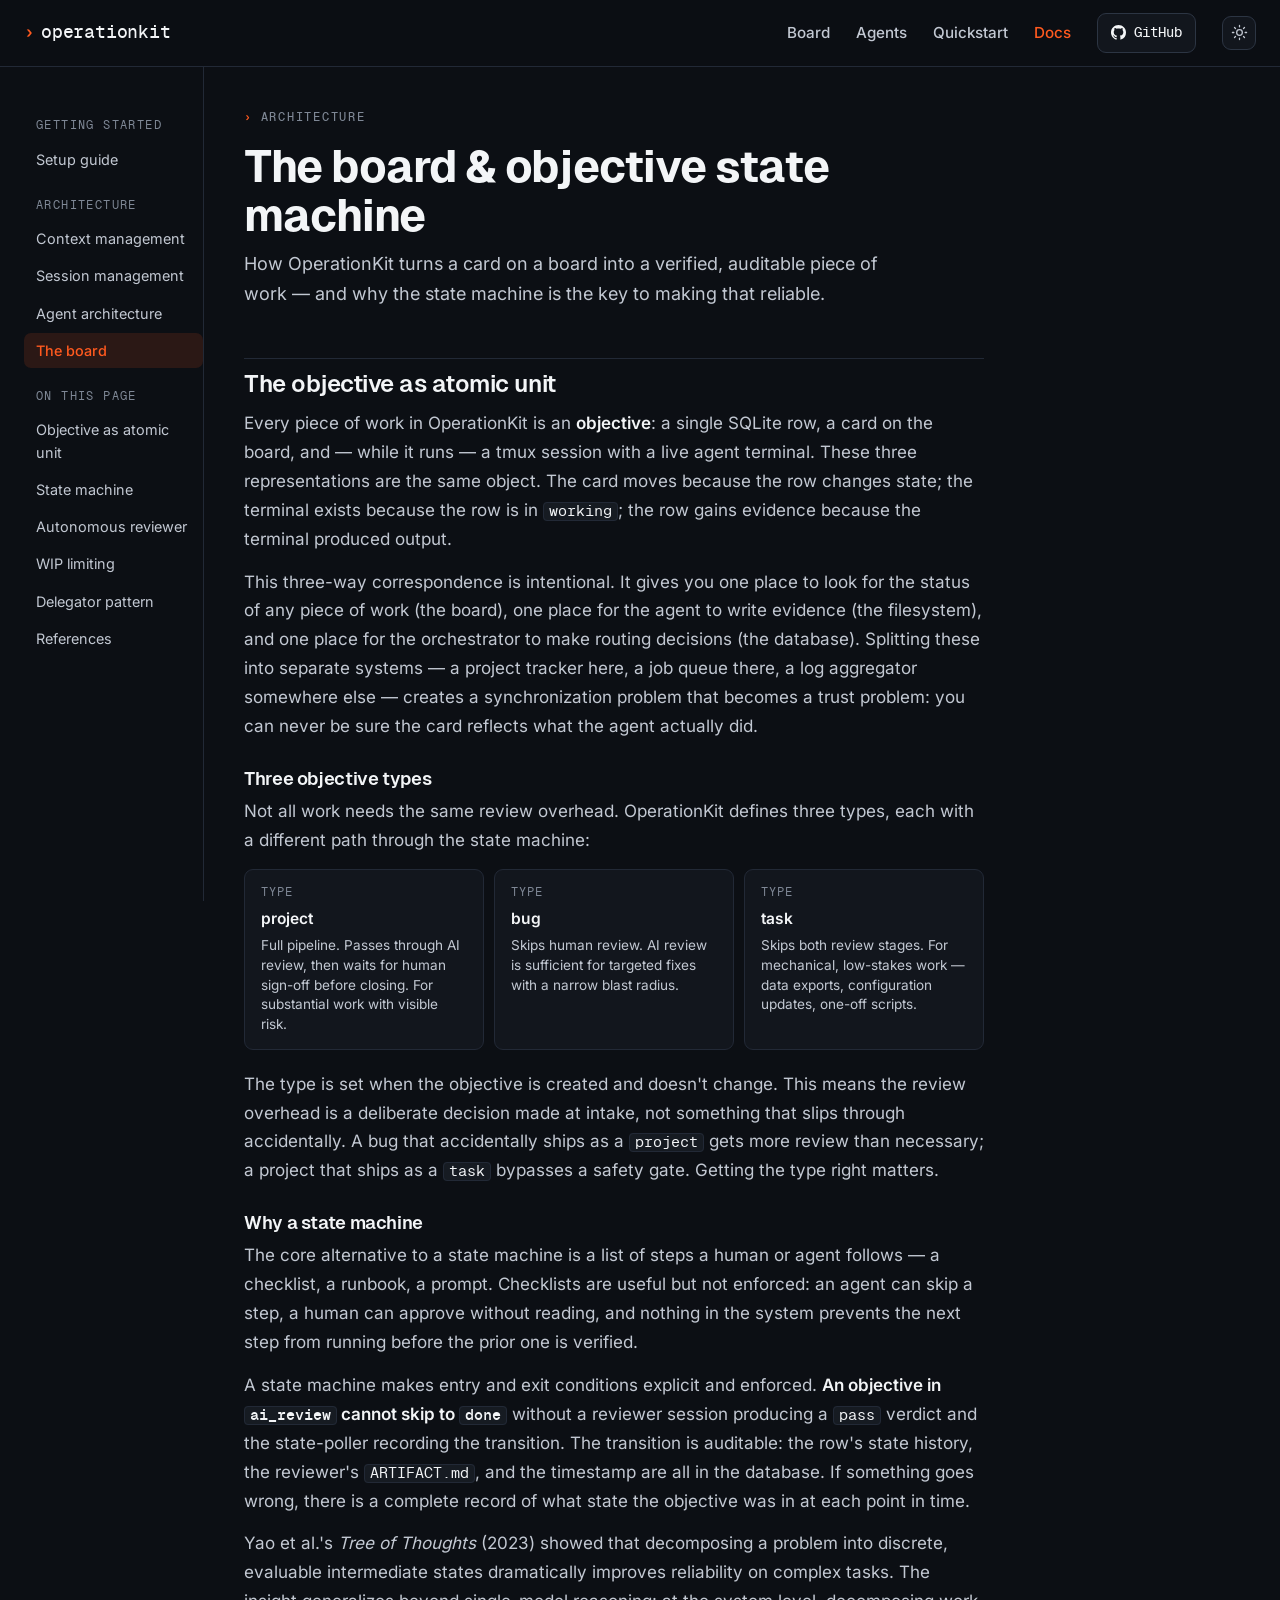
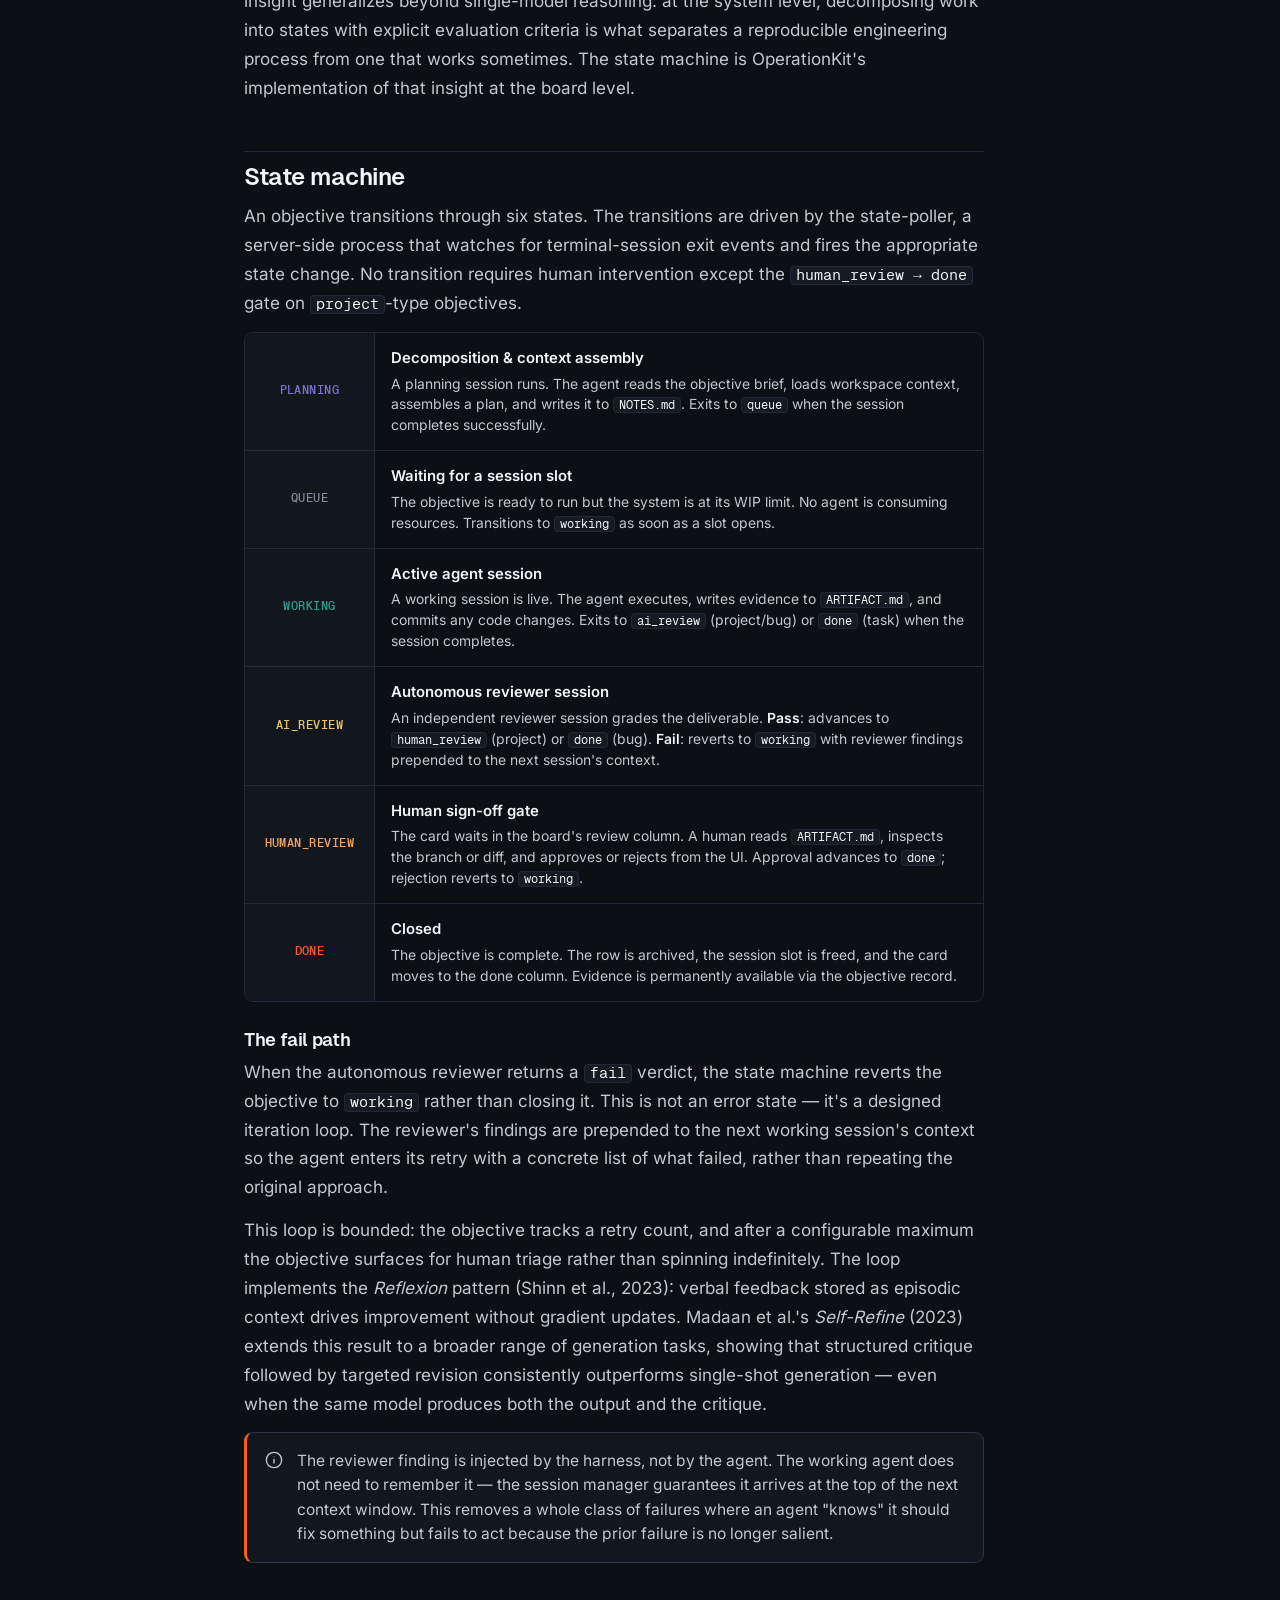
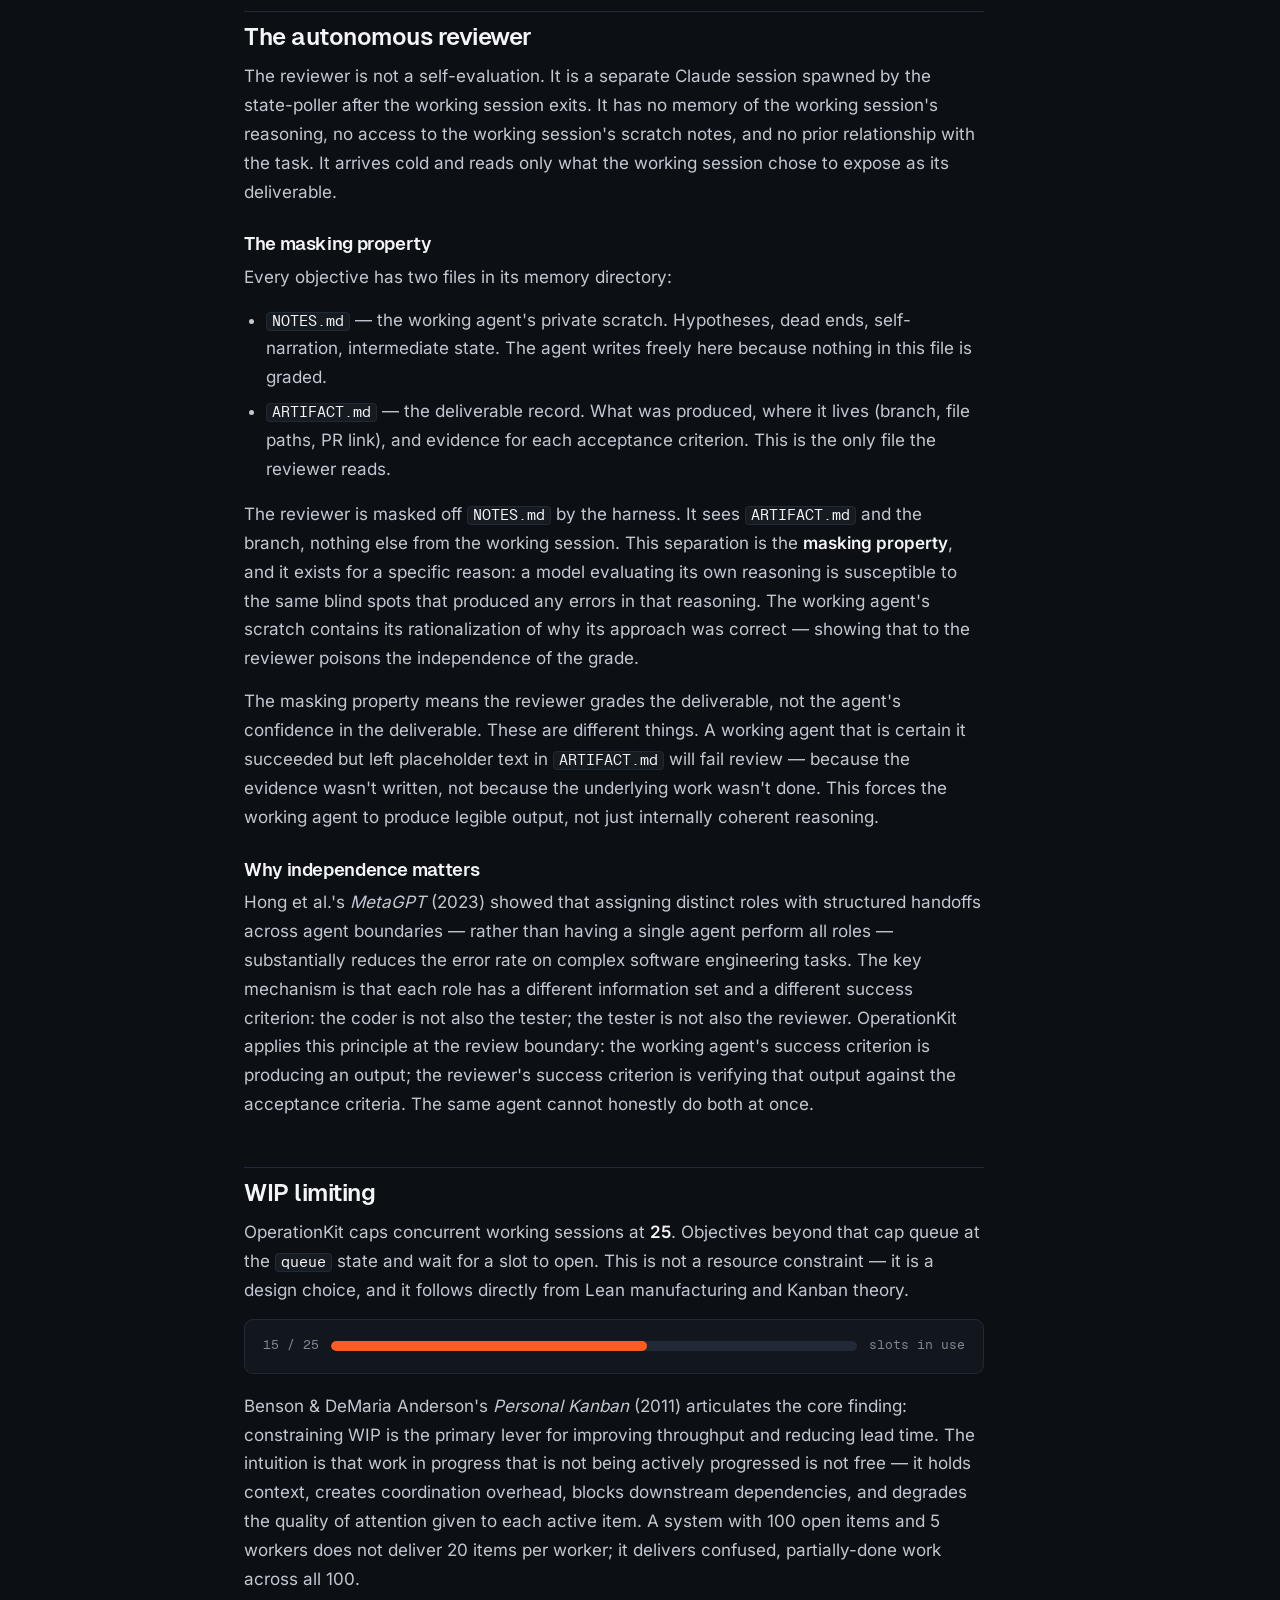
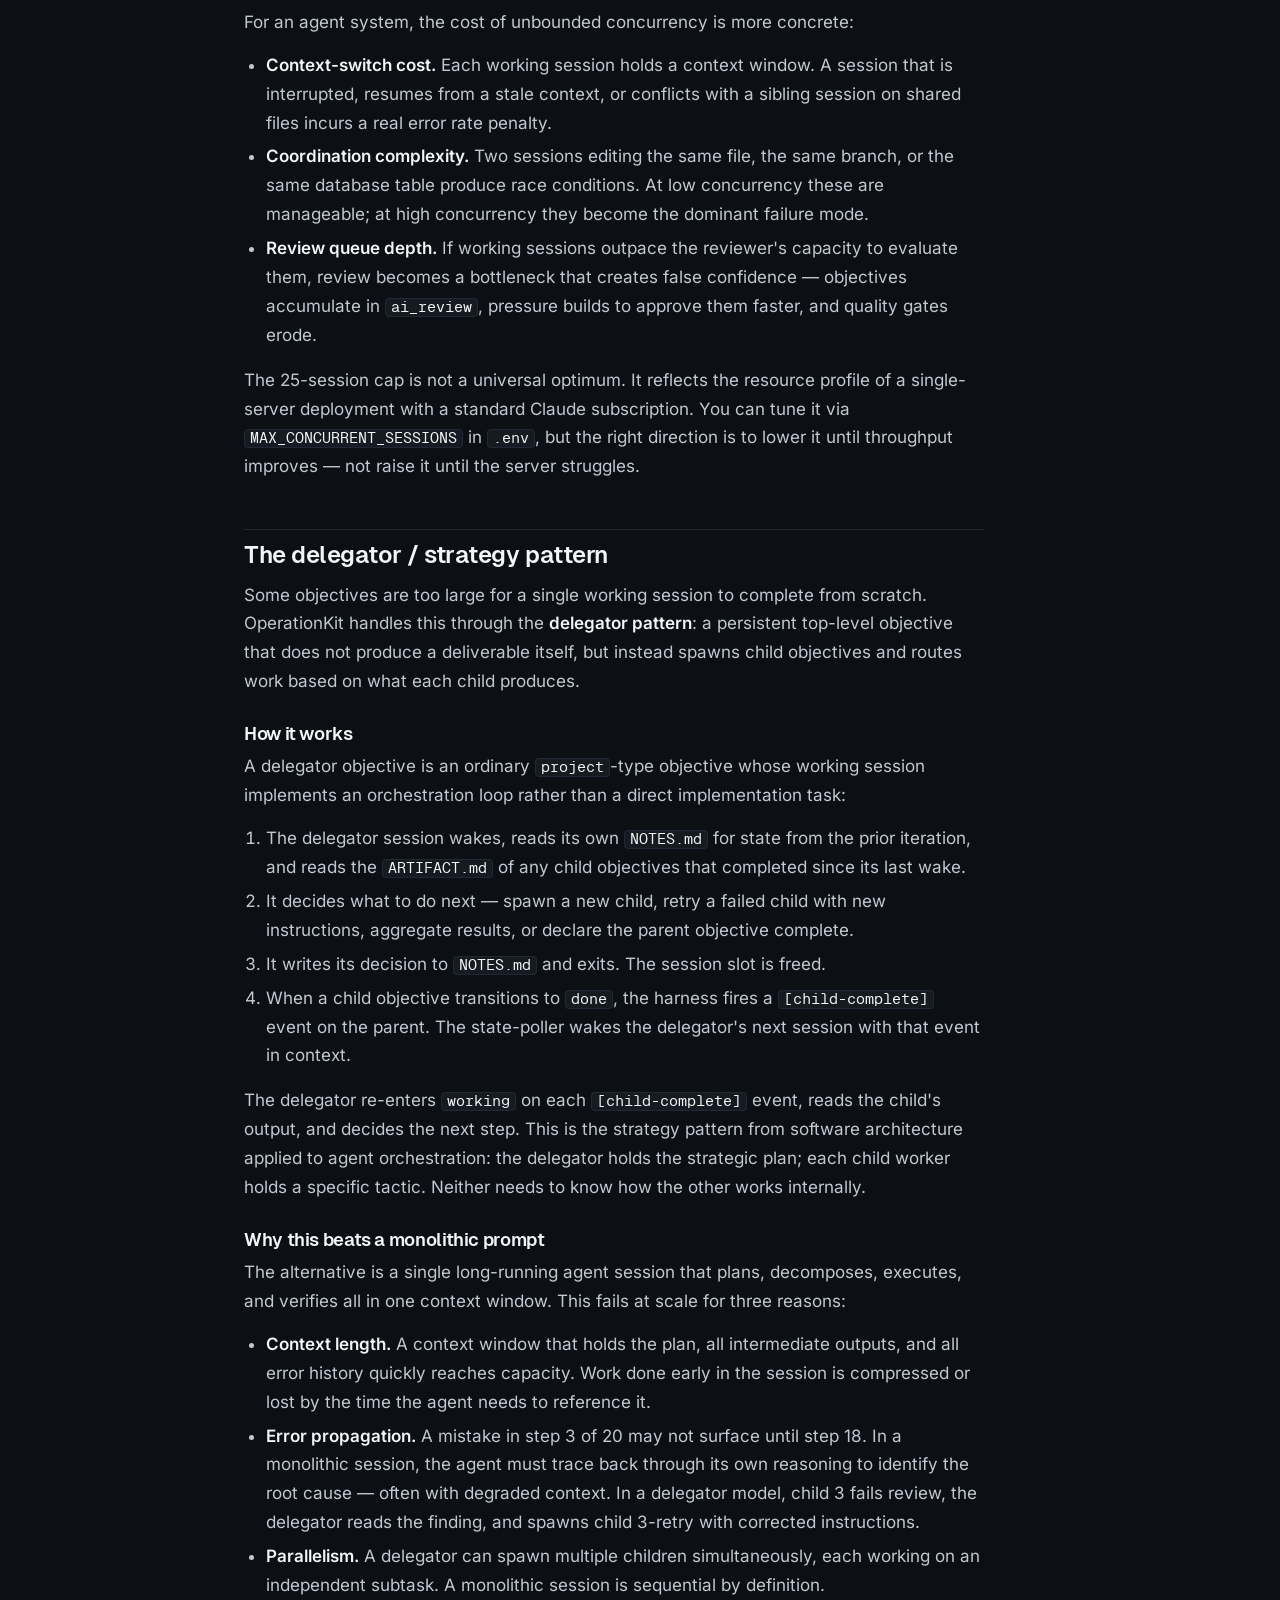
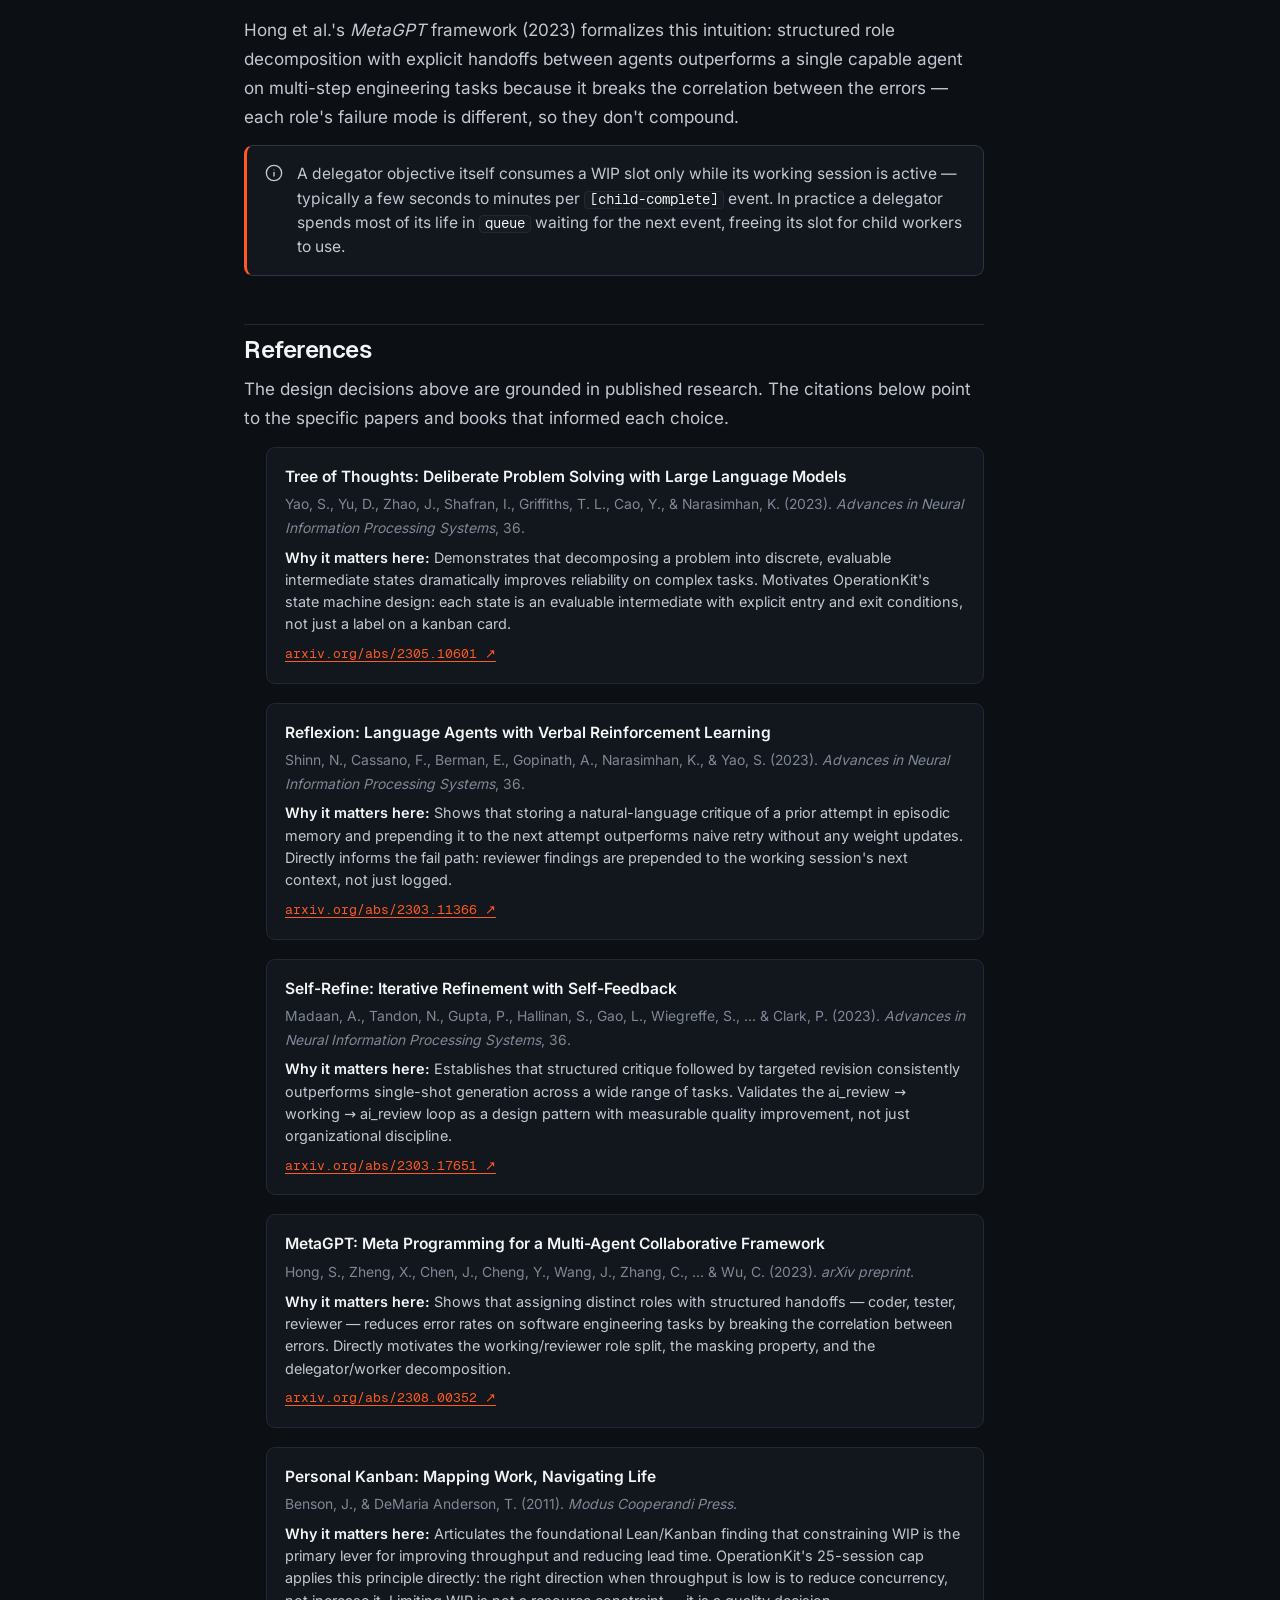
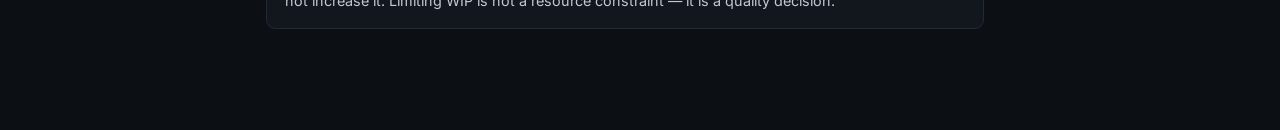
<file: docs/board/index.html>
<!DOCTYPE html>
<html lang="en">
<head>
  <meta charset="utf-8" />
  <meta name="viewport" content="width=device-width, initial-scale=1" />
  <title>The board &amp; objective state machine — OperationKit</title>
  <meta name="description" content="How OperationKit's board works: objectives as atomic units, the planning-to-done state machine, the autonomous reviewer, WIP limits, and the delegator pattern." />
  <meta name="theme-color" content="#0c0f14" />
  <script>(function(){try{if(localStorage.getItem('ok-theme')!=='light')document.documentElement.setAttribute('data-theme','dark');}catch(e){}})();</script>
  <link rel="icon" type="image/svg+xml" href="../../favicon-caret.svg" />
  <link rel="icon" type="image/png" sizes="32x32" href="../../favicon-32.png" />
  <link rel="icon" type="image/png" sizes="16x16" href="../../favicon-16.png" />
  <link rel="apple-touch-icon" sizes="180x180" href="../../apple-touch-icon.png" />
  <link rel="preload" as="font" type="font/woff2" href="../../fonts/geist-sans-700.woff2" crossorigin />
  <link rel="preload" as="font" type="font/woff2" href="../../fonts/geist-mono-500.woff2" crossorigin />
  <link rel="preload" as="font" type="font/woff2" href="../../fonts/inter-400.woff2" crossorigin />
  <link rel="stylesheet" href="../../styles.css" />
  <style>
    /* ── docs-specific layout (shared with docs/index.html) ──────── */
    .docs-layout{display:grid;grid-template-columns:220px 1fr;gap:0;min-height:calc(100vh - 66px);max-width:var(--maxw);margin:0 auto;padding:0 24px}
    @media(max-width:860px){.docs-layout{grid-template-columns:1fr}}
    .docs-nav{position:sticky;top:66px;align-self:start;height:calc(100vh - 66px);overflow-y:auto;padding:32px 0 32px 0;border-right:1px solid var(--border);margin-right:40px}
    @media(max-width:860px){.docs-nav{position:static;border-right:none;border-bottom:1px solid var(--border);margin-right:0;padding:20px 0;height:auto}}
    .docs-nav ul{list-style:none;margin:0;padding:0;display:flex;flex-direction:column;gap:2px}
    .docs-nav li a{display:block;font-size:.9rem;font-family:var(--font-body);color:var(--text);padding:6px 12px;border-radius:7px;transition:background .1s,color .1s}
    .docs-nav li a:hover{color:var(--ink);background:var(--surface-2)}
    .docs-nav li a.active{color:var(--accent);background:var(--accent-tint);font-weight:500}
    .docs-nav .nav-label{font-family:var(--font-mono);font-size:.73rem;letter-spacing:.12em;text-transform:uppercase;color:var(--muted);padding:10px 12px 4px;margin-top:8px}
    .docs-content{padding:40px 0 80px;max-width:740px}
    .docs-content h1{font-size:clamp(2rem,4vw,2.8rem);margin-bottom:8px}
    .docs-content h2{font-size:1.5rem;margin:48px 0 12px;padding-top:12px;border-top:1px solid var(--border)}
    .docs-content h3{font-size:1.15rem;margin:28px 0 8px;color:var(--ink)}
    .docs-content p{margin:0 0 14px;line-height:1.7}
    .docs-content ul,.docs-content ol{margin:0 0 16px;padding-left:22px;line-height:1.7}
    .docs-content li{margin-bottom:5px}
    .docs-content a{color:var(--accent);text-decoration:underline;text-underline-offset:3px}
    .docs-content a:hover{color:var(--accent-press)}
    .docs-content strong{color:var(--ink)}
    .docs-content table{width:100%;border-collapse:collapse;margin:0 0 20px;font-size:.93rem}
    .docs-content th{font-family:var(--font-mono);font-size:.78rem;letter-spacing:.08em;text-transform:uppercase;color:var(--muted);text-align:left;padding:7px 10px;border-bottom:2px solid var(--border)}
    .docs-content td{padding:8px 10px;border-bottom:1px solid var(--border);color:var(--text);vertical-align:top}
    .docs-content td:first-child{color:var(--ink);font-weight:500;white-space:nowrap}
    .docs-content tr:last-child td{border-bottom:none}
    pre{background:var(--term-bg);color:var(--term-text);border-radius:var(--radius-sm);padding:18px 20px;overflow-x:auto;margin:0 0 18px;font-size:.89rem;line-height:1.55;font-family:var(--font-mono)}
    code{font-family:var(--font-mono);font-size:.87em;background:var(--surface-2);border:1px solid var(--border);border-radius:4px;padding:1px 5px;color:var(--ink)}
    pre code{background:none;border:none;padding:0;color:inherit;font-size:inherit}
    .note{display:flex;gap:14px;background:var(--surface);border:1px solid var(--border-strong);border-left:3px solid var(--accent);border-radius:var(--radius-sm);padding:16px 18px;margin:0 0 18px;font-size:.97rem}
    .note.warn{border-left-color:var(--amber)}
    .note-ico{flex:none;width:18px;height:18px;margin-top:2px}
    .note p{margin:0;line-height:1.55}

    /* ── page-specific ─────────────────────────────────────────── */
    .ref-list{list-style:none;margin:0;padding:0;display:flex;flex-direction:column;gap:14px}
    .ref-item{background:var(--surface);border:1px solid var(--border);border-radius:var(--radius-sm);padding:16px 18px}
    .ref-item .ref-title{font-weight:600;color:var(--ink);font-size:.97rem;margin:0 0 3px}
    .ref-item .ref-authors{font-size:.87rem;color:var(--muted);margin:0 0 6px}
    .ref-item .ref-why{font-size:.9rem;color:var(--text);margin:0;line-height:1.55}
    .ref-item .ref-link{display:inline-block;margin-top:8px;font-family:var(--font-mono);font-size:.8rem}

    /* state machine diagram */
    .state-flow{display:flex;flex-direction:column;gap:0;margin:0 0 20px;border:1px solid var(--border);border-radius:var(--radius-sm);overflow:hidden}
    .state-row{display:grid;grid-template-columns:130px 1fr;align-items:stretch;border-bottom:1px solid var(--border)}
    .state-row:last-child{border-bottom:none}
    .state-badge{display:flex;align-items:center;justify-content:center;padding:14px 12px;background:var(--surface);font-family:var(--font-mono);font-size:.78rem;font-weight:600;letter-spacing:.04em;text-transform:uppercase;border-right:1px solid var(--border)}
    .state-badge.s-plan{color:#7c6fcd}
    .state-badge.s-queue{color:var(--muted)}
    .state-badge.s-work{color:#2a9d8f}
    .state-badge.s-airev{color:#e9c46a}
    .state-badge.s-hrev{color:#f4a261}
    .state-badge.s-done{color:var(--accent)}
    .state-detail{padding:14px 16px}
    .state-detail .sd-title{font-weight:600;color:var(--ink);font-size:.93rem;margin:0 0 3px}
    .state-detail .sd-desc{font-size:.87rem;color:var(--text);margin:0;line-height:1.5}

    .type-grid{display:grid;grid-template-columns:repeat(3,1fr);gap:10px;margin:0 0 20px}
    @media(max-width:560px){.type-grid{grid-template-columns:1fr}}
    .type-card{background:var(--surface);border:1px solid var(--border);border-radius:var(--radius-sm);padding:14px 16px}
    .type-card .tc-label{font-family:var(--font-mono);font-size:.72rem;letter-spacing:.1em;text-transform:uppercase;color:var(--muted);margin:0 0 5px}
    .type-card .tc-name{font-weight:600;color:var(--ink);font-size:.97rem;margin:0 0 4px}
    .type-card .tc-desc{font-size:.85rem;color:var(--text);margin:0;line-height:1.45}

    .wip-meter{display:flex;align-items:center;gap:12px;background:var(--surface);border:1px solid var(--border);border-radius:var(--radius-sm);padding:16px 18px;margin:0 0 18px}
    .wip-bar{flex:1;height:10px;background:var(--border);border-radius:100px;overflow:hidden}
    .wip-fill{height:100%;width:60%;background:var(--accent);border-radius:100px}
    .wip-label{font-family:var(--font-mono);font-size:.8rem;color:var(--muted);white-space:nowrap}
  </style>
</head>
<body>

  <!-- ============ NAV ============ -->
  <header class="nav">
    <div class="wrap nav-inner">
      <a class="nav-logo" href="../../" aria-label="OperationKit home">
        <span class="wordmark"><span class="caret" aria-hidden="true">›</span>operationkit</span>
      </a>
      <nav class="nav-links" aria-label="Primary">
        <a class="navlink" href="../../#board">Board</a>
        <a class="navlink" href="../../#agents">Agents</a>
        <a class="navlink" href="../../#quickstart">Quickstart</a>
        <a class="navlink" href="../" style="color:var(--accent)">Docs</a>
        <a class="nav-cta" href="https://github.com/m1keluka/OperationKit" rel="noopener">
          <svg viewBox="0 0 16 16" fill="currentColor" aria-hidden="true"><path d="M8 0C3.58 0 0 3.58 0 8c0 3.54 2.29 6.53 5.47 7.59.4.07.55-.17.55-.38 0-.19-.01-.82-.01-1.49-2.01.37-2.53-.49-2.69-.94-.09-.23-.48-.94-.82-1.13-.28-.15-.68-.52-.01-.53.63-.01 1.08.58 1.23.82.72 1.21 1.87.87 2.33.66.07-.52.28-.87.51-1.07-1.78-.2-3.64-.89-3.64-3.95 0-.87.31-1.59.82-2.15-.08-.2-.36-1.02.08-2.12 0 0 .67-.21 2.2.82.64-.18 1.32-.27 2-.27.68 0 1.36.09 2 .27 1.53-1.04 2.2-.82 2.2-.82.44 1.1.16 1.92.08 2.12.51.56.82 1.27.82 2.15 0 3.07-1.87 3.75-3.65 3.95.29.25.54.73.54 1.48 0 1.07-.01 1.93-.01 2.2 0 .21.15.46.55.38A8.01 8.01 0 0 0 16 8c0-4.42-3.58-8-8-8Z"/></svg>
          GitHub
        </a>
        <button class="theme-toggle" type="button" id="themeToggle" aria-label="Toggle light or dark theme" title="Toggle light / dark">
          <svg class="i-moon" viewBox="0 0 24 24" fill="none" stroke="currentColor" stroke-width="1.8" stroke-linecap="round" stroke-linejoin="round" aria-hidden="true"><path d="M21 12.79A9 9 0 1 1 11.21 3 7 7 0 0 0 21 12.79Z"/></svg>
          <svg class="i-sun" viewBox="0 0 24 24" fill="none" stroke="currentColor" stroke-width="1.8" stroke-linecap="round" stroke-linejoin="round" aria-hidden="true"><circle cx="12" cy="12" r="4"/><path d="M12 2v2M12 20v2M4.93 4.93l1.41 1.41M17.66 17.66l1.41 1.41M2 12h2M20 12h2M6.34 17.66l-1.41 1.41M19.07 4.93l-1.41 1.41"/></svg>
        </button>
      </nav>
    </div>
  </header>

  <main>
    <div class="docs-layout">

      <!-- ── SIDEBAR NAV ── -->
      <nav class="docs-nav" aria-label="Docs sections">
        <ul>
          <li><div class="nav-label">Getting started</div></li>
          <li><a href="../">Setup guide</a></li>
          <li><div class="nav-label">Architecture</div></li>
          <li><a href="../context/">Context management</a></li>
          <li><a href="../sessions/">Session management</a></li>
          <li><a href="../agents/">Agent architecture</a></li>
          <li><a href="./" class="active">The board</a></li>
          <li><div class="nav-label">On this page</div></li>
          <li><a href="#atomic-unit">Objective as atomic unit</a></li>
          <li><a href="#state-machine">State machine</a></li>
          <li><a href="#reviewer">Autonomous reviewer</a></li>
          <li><a href="#wip">WIP limiting</a></li>
          <li><a href="#delegator">Delegator pattern</a></li>
          <li><a href="#references">References</a></li>
        </ul>
      </nav>

      <!-- ── MAIN CONTENT ── -->
      <article class="docs-content">

        <p class="eyebrow">Architecture</p>
        <h1>The board &amp; objective state machine</h1>
        <p class="lead" style="margin-bottom:32px">How OperationKit turns a card on a board into a verified, auditable piece of work — and why the state machine is the key to making that reliable.</p>

        <!-- ATOMIC UNIT -->
        <h2 id="atomic-unit">The objective as atomic unit</h2>
        <p>Every piece of work in OperationKit is an <strong>objective</strong>: a single SQLite row, a card on the board, and — while it runs — a tmux session with a live agent terminal. These three representations are the same object. The card moves because the row changes state; the terminal exists because the row is in <code>working</code>; the row gains evidence because the terminal produced output.</p>
        <p>This three-way correspondence is intentional. It gives you one place to look for the status of any piece of work (the board), one place for the agent to write evidence (the filesystem), and one place for the orchestrator to make routing decisions (the database). Splitting these into separate systems — a project tracker here, a job queue there, a log aggregator somewhere else — creates a synchronization problem that becomes a trust problem: you can never be sure the card reflects what the agent actually did.</p>

        <h3>Three objective types</h3>
        <p>Not all work needs the same review overhead. OperationKit defines three types, each with a different path through the state machine:</p>

        <div class="type-grid">
          <div class="type-card">
            <div class="tc-label">Type</div>
            <div class="tc-name">project</div>
            <div class="tc-desc">Full pipeline. Passes through AI review, then waits for human sign-off before closing. For substantial work with visible risk.</div>
          </div>
          <div class="type-card">
            <div class="tc-label">Type</div>
            <div class="tc-name">bug</div>
            <div class="tc-desc">Skips human review. AI review is sufficient for targeted fixes with a narrow blast radius.</div>
          </div>
          <div class="type-card">
            <div class="tc-label">Type</div>
            <div class="tc-name">task</div>
            <div class="tc-desc">Skips both review stages. For mechanical, low-stakes work — data exports, configuration updates, one-off scripts.</div>
          </div>
        </div>

        <p>The type is set when the objective is created and doesn't change. This means the review overhead is a deliberate decision made at intake, not something that slips through accidentally. A bug that accidentally ships as a <code>project</code> gets more review than necessary; a project that ships as a <code>task</code> bypasses a safety gate. Getting the type right matters.</p>

        <h3>Why a state machine</h3>
        <p>The core alternative to a state machine is a list of steps a human or agent follows — a checklist, a runbook, a prompt. Checklists are useful but not enforced: an agent can skip a step, a human can approve without reading, and nothing in the system prevents the next step from running before the prior one is verified.</p>
        <p>A state machine makes entry and exit conditions explicit and enforced. <strong>An objective in <code>ai_review</code> cannot skip to <code>done</code></strong> without a reviewer session producing a <code>pass</code> verdict and the state-poller recording the transition. The transition is auditable: the row's state history, the reviewer's <code>ARTIFACT.md</code>, and the timestamp are all in the database. If something goes wrong, there is a complete record of what state the objective was in at each point in time.</p>
        <p>Yao et al.'s <em>Tree of Thoughts</em> (2023) showed that decomposing a problem into discrete, evaluable intermediate states dramatically improves reliability on complex tasks. The insight generalizes beyond single-model reasoning: at the system level, decomposing work into states with explicit evaluation criteria is what separates a reproducible engineering process from one that works sometimes. The state machine is OperationKit's implementation of that insight at the board level.</p>

        <!-- STATE MACHINE -->
        <h2 id="state-machine">State machine</h2>
        <p>An objective transitions through six states. The transitions are driven by the state-poller, a server-side process that watches for terminal-session exit events and fires the appropriate state change. No transition requires human intervention except the <code>human_review → done</code> gate on <code>project</code>-type objectives.</p>

        <div class="state-flow">
          <div class="state-row">
            <div class="state-badge s-plan">planning</div>
            <div class="state-detail">
              <div class="sd-title">Decomposition &amp; context assembly</div>
              <div class="sd-desc">A planning session runs. The agent reads the objective brief, loads workspace context, assembles a plan, and writes it to <code>NOTES.md</code>. Exits to <code>queue</code> when the session completes successfully.</div>
            </div>
          </div>
          <div class="state-row">
            <div class="state-badge s-queue">queue</div>
            <div class="state-detail">
              <div class="sd-title">Waiting for a session slot</div>
              <div class="sd-desc">The objective is ready to run but the system is at its WIP limit. No agent is consuming resources. Transitions to <code>working</code> as soon as a slot opens.</div>
            </div>
          </div>
          <div class="state-row">
            <div class="state-badge s-work">working</div>
            <div class="state-detail">
              <div class="sd-title">Active agent session</div>
              <div class="sd-desc">A working session is live. The agent executes, writes evidence to <code>ARTIFACT.md</code>, and commits any code changes. Exits to <code>ai_review</code> (project/bug) or <code>done</code> (task) when the session completes.</div>
            </div>
          </div>
          <div class="state-row">
            <div class="state-badge s-airev">ai_review</div>
            <div class="state-detail">
              <div class="sd-title">Autonomous reviewer session</div>
              <div class="sd-desc">An independent reviewer session grades the deliverable. <strong>Pass</strong>: advances to <code>human_review</code> (project) or <code>done</code> (bug). <strong>Fail</strong>: reverts to <code>working</code> with reviewer findings prepended to the next session's context.</div>
            </div>
          </div>
          <div class="state-row">
            <div class="state-badge s-hrev">human_review</div>
            <div class="state-detail">
              <div class="sd-title">Human sign-off gate</div>
              <div class="sd-desc">The card waits in the board's review column. A human reads <code>ARTIFACT.md</code>, inspects the branch or diff, and approves or rejects from the UI. Approval advances to <code>done</code>; rejection reverts to <code>working</code>.</div>
            </div>
          </div>
          <div class="state-row">
            <div class="state-badge s-done">done</div>
            <div class="state-detail">
              <div class="sd-title">Closed</div>
              <div class="sd-desc">The objective is complete. The row is archived, the session slot is freed, and the card moves to the done column. Evidence is permanently available via the objective record.</div>
            </div>
          </div>
        </div>

        <h3>The fail path</h3>
        <p>When the autonomous reviewer returns a <code>fail</code> verdict, the state machine reverts the objective to <code>working</code> rather than closing it. This is not an error state — it's a designed iteration loop. The reviewer's findings are prepended to the next working session's context so the agent enters its retry with a concrete list of what failed, rather than repeating the original approach.</p>
        <p>This loop is bounded: the objective tracks a retry count, and after a configurable maximum the objective surfaces for human triage rather than spinning indefinitely. The loop implements the <em>Reflexion</em> pattern (Shinn et al., 2023): verbal feedback stored as episodic context drives improvement without gradient updates. Madaan et al.'s <em>Self-Refine</em> (2023) extends this result to a broader range of generation tasks, showing that structured critique followed by targeted revision consistently outperforms single-shot generation — even when the same model produces both the output and the critique.</p>

        <div class="note">
          <svg class="note-ico" viewBox="0 0 20 20" fill="none" stroke="currentColor" stroke-width="1.5" aria-hidden="true"><circle cx="10" cy="10" r="8.5"/><path d="M10 9v5M10 6.5v.5"/></svg>
          <p>The reviewer finding is injected by the harness, not by the agent. The working agent does not need to remember it — the session manager guarantees it arrives at the top of the next context window. This removes a whole class of failures where an agent "knows" it should fix something but fails to act because the prior failure is no longer salient.</p>
        </div>

        <!-- AUTONOMOUS REVIEWER -->
        <h2 id="reviewer">The autonomous reviewer</h2>
        <p>The reviewer is not a self-evaluation. It is a separate Claude session spawned by the state-poller after the working session exits. It has no memory of the working session's reasoning, no access to the working session's scratch notes, and no prior relationship with the task. It arrives cold and reads only what the working session chose to expose as its deliverable.</p>

        <h3>The masking property</h3>
        <p>Every objective has two files in its memory directory:</p>
        <ul>
          <li><code>NOTES.md</code> — the working agent's private scratch. Hypotheses, dead ends, self-narration, intermediate state. The agent writes freely here because nothing in this file is graded.</li>
          <li><code>ARTIFACT.md</code> — the deliverable record. What was produced, where it lives (branch, file paths, PR link), and evidence for each acceptance criterion. This is the only file the reviewer reads.</li>
        </ul>
        <p>The reviewer is masked off <code>NOTES.md</code> by the harness. It sees <code>ARTIFACT.md</code> and the branch, nothing else from the working session. This separation is the <strong>masking property</strong>, and it exists for a specific reason: a model evaluating its own reasoning is susceptible to the same blind spots that produced any errors in that reasoning. The working agent's scratch contains its rationalization of why its approach was correct — showing that to the reviewer poisons the independence of the grade.</p>
        <p>The masking property means the reviewer grades the deliverable, not the agent's confidence in the deliverable. These are different things. A working agent that is certain it succeeded but left placeholder text in <code>ARTIFACT.md</code> will fail review — because the evidence wasn't written, not because the underlying work wasn't done. This forces the working agent to produce legible output, not just internally coherent reasoning.</p>

        <h3>Why independence matters</h3>
        <p>Hong et al.'s <em>MetaGPT</em> (2023) showed that assigning distinct roles with structured handoffs across agent boundaries — rather than having a single agent perform all roles — substantially reduces the error rate on complex software engineering tasks. The key mechanism is that each role has a different information set and a different success criterion: the coder is not also the tester; the tester is not also the reviewer. OperationKit applies this principle at the review boundary: the working agent's success criterion is producing an output; the reviewer's success criterion is verifying that output against the acceptance criteria. The same agent cannot honestly do both at once.</p>

        <!-- WIP LIMITING -->
        <h2 id="wip">WIP limiting</h2>
        <p>OperationKit caps concurrent working sessions at <strong>25</strong>. Objectives beyond that cap queue at the <code>queue</code> state and wait for a slot to open. This is not a resource constraint — it is a design choice, and it follows directly from Lean manufacturing and Kanban theory.</p>

        <div class="wip-meter" aria-label="Example: 15 of 25 WIP slots in use">
          <span class="wip-label">15 / 25</span>
          <div class="wip-bar" role="progressbar" aria-valuenow="15" aria-valuemin="0" aria-valuemax="25">
            <div class="wip-fill" style="width:60%"></div>
          </div>
          <span class="wip-label">slots in use</span>
        </div>

        <p>Benson &amp; DeMaria Anderson's <em>Personal Kanban</em> (2011) articulates the core finding: constraining WIP is the primary lever for improving throughput and reducing lead time. The intuition is that work in progress that is not being actively progressed is not free — it holds context, creates coordination overhead, blocks downstream dependencies, and degrades the quality of attention given to each active item. A system with 100 open items and 5 workers does not deliver 20 items per worker; it delivers confused, partially-done work across all 100.</p>
        <p>For an agent system, the cost of unbounded concurrency is more concrete:</p>
        <ul>
          <li><strong>Context-switch cost.</strong> Each working session holds a context window. A session that is interrupted, resumes from a stale context, or conflicts with a sibling session on shared files incurs a real error rate penalty.</li>
          <li><strong>Coordination complexity.</strong> Two sessions editing the same file, the same branch, or the same database table produce race conditions. At low concurrency these are manageable; at high concurrency they become the dominant failure mode.</li>
          <li><strong>Review queue depth.</strong> If working sessions outpace the reviewer's capacity to evaluate them, review becomes a bottleneck that creates false confidence — objectives accumulate in <code>ai_review</code>, pressure builds to approve them faster, and quality gates erode.</li>
        </ul>
        <p>The 25-session cap is not a universal optimum. It reflects the resource profile of a single-server deployment with a standard Claude subscription. You can tune it via <code>MAX_CONCURRENT_SESSIONS</code> in <code>.env</code>, but the right direction is to lower it until throughput improves — not raise it until the server struggles.</p>

        <!-- DELEGATOR PATTERN -->
        <h2 id="delegator">The delegator / strategy pattern</h2>
        <p>Some objectives are too large for a single working session to complete from scratch. OperationKit handles this through the <strong>delegator pattern</strong>: a persistent top-level objective that does not produce a deliverable itself, but instead spawns child objectives and routes work based on what each child produces.</p>

        <h3>How it works</h3>
        <p>A delegator objective is an ordinary <code>project</code>-type objective whose working session implements an orchestration loop rather than a direct implementation task:</p>
        <ol>
          <li>The delegator session wakes, reads its own <code>NOTES.md</code> for state from the prior iteration, and reads the <code>ARTIFACT.md</code> of any child objectives that completed since its last wake.</li>
          <li>It decides what to do next — spawn a new child, retry a failed child with new instructions, aggregate results, or declare the parent objective complete.</li>
          <li>It writes its decision to <code>NOTES.md</code> and exits. The session slot is freed.</li>
          <li>When a child objective transitions to <code>done</code>, the harness fires a <code>[child-complete]</code> event on the parent. The state-poller wakes the delegator's next session with that event in context.</li>
        </ol>
        <p>The delegator re-enters <code>working</code> on each <code>[child-complete]</code> event, reads the child's output, and decides the next step. This is the strategy pattern from software architecture applied to agent orchestration: the delegator holds the strategic plan; each child worker holds a specific tactic. Neither needs to know how the other works internally.</p>

        <h3>Why this beats a monolithic prompt</h3>
        <p>The alternative is a single long-running agent session that plans, decomposes, executes, and verifies all in one context window. This fails at scale for three reasons:</p>
        <ul>
          <li><strong>Context length.</strong> A context window that holds the plan, all intermediate outputs, and all error history quickly reaches capacity. Work done early in the session is compressed or lost by the time the agent needs to reference it.</li>
          <li><strong>Error propagation.</strong> A mistake in step 3 of 20 may not surface until step 18. In a monolithic session, the agent must trace back through its own reasoning to identify the root cause — often with degraded context. In a delegator model, child 3 fails review, the delegator reads the finding, and spawns child 3-retry with corrected instructions.</li>
          <li><strong>Parallelism.</strong> A delegator can spawn multiple children simultaneously, each working on an independent subtask. A monolithic session is sequential by definition.</li>
        </ul>
        <p>Hong et al.'s <em>MetaGPT</em> framework (2023) formalizes this intuition: structured role decomposition with explicit handoffs between agents outperforms a single capable agent on multi-step engineering tasks because it breaks the correlation between the errors — each role's failure mode is different, so they don't compound.</p>

        <div class="note">
          <svg class="note-ico" viewBox="0 0 20 20" fill="none" stroke="currentColor" stroke-width="1.5" aria-hidden="true"><circle cx="10" cy="10" r="8.5"/><path d="M10 9v5M10 6.5v.5"/></svg>
          <p>A delegator objective itself consumes a WIP slot only while its working session is active — typically a few seconds to minutes per <code>[child-complete]</code> event. In practice a delegator spends most of its life in <code>queue</code> waiting for the next event, freeing its slot for child workers to use.</p>
        </div>

        <!-- REFERENCES -->
        <h2 id="references">References</h2>
        <p>The design decisions above are grounded in published research. The citations below point to the specific papers and books that informed each choice.</p>

        <ul class="ref-list">
          <li class="ref-item">
            <p class="ref-title">Tree of Thoughts: Deliberate Problem Solving with Large Language Models</p>
            <p class="ref-authors">Yao, S., Yu, D., Zhao, J., Shafran, I., Griffiths, T. L., Cao, Y., &amp; Narasimhan, K. (2023). <em>Advances in Neural Information Processing Systems</em>, 36.</p>
            <p class="ref-why"><strong>Why it matters here:</strong> Demonstrates that decomposing a problem into discrete, evaluable intermediate states dramatically improves reliability on complex tasks. Motivates OperationKit's state machine design: each state is an evaluable intermediate with explicit entry and exit conditions, not just a label on a kanban card.</p>
            <a class="ref-link" href="https://arxiv.org/abs/2305.10601" rel="noopener" target="_blank">arxiv.org/abs/2305.10601 ↗</a>
          </li>

          <li class="ref-item">
            <p class="ref-title">Reflexion: Language Agents with Verbal Reinforcement Learning</p>
            <p class="ref-authors">Shinn, N., Cassano, F., Berman, E., Gopinath, A., Narasimhan, K., &amp; Yao, S. (2023). <em>Advances in Neural Information Processing Systems</em>, 36.</p>
            <p class="ref-why"><strong>Why it matters here:</strong> Shows that storing a natural-language critique of a prior attempt in episodic memory and prepending it to the next attempt outperforms naive retry without any weight updates. Directly informs the fail path: reviewer findings are prepended to the working session's next context, not just logged.</p>
            <a class="ref-link" href="https://arxiv.org/abs/2303.11366" rel="noopener" target="_blank">arxiv.org/abs/2303.11366 ↗</a>
          </li>

          <li class="ref-item">
            <p class="ref-title">Self-Refine: Iterative Refinement with Self-Feedback</p>
            <p class="ref-authors">Madaan, A., Tandon, N., Gupta, P., Hallinan, S., Gao, L., Wiegreffe, S., … &amp; Clark, P. (2023). <em>Advances in Neural Information Processing Systems</em>, 36.</p>
            <p class="ref-why"><strong>Why it matters here:</strong> Establishes that structured critique followed by targeted revision consistently outperforms single-shot generation across a wide range of tasks. Validates the ai_review → working → ai_review loop as a design pattern with measurable quality improvement, not just organizational discipline.</p>
            <a class="ref-link" href="https://arxiv.org/abs/2303.17651" rel="noopener" target="_blank">arxiv.org/abs/2303.17651 ↗</a>
          </li>

          <li class="ref-item">
            <p class="ref-title">MetaGPT: Meta Programming for a Multi-Agent Collaborative Framework</p>
            <p class="ref-authors">Hong, S., Zheng, X., Chen, J., Cheng, Y., Wang, J., Zhang, C., … &amp; Wu, C. (2023). <em>arXiv preprint</em>.</p>
            <p class="ref-why"><strong>Why it matters here:</strong> Shows that assigning distinct roles with structured handoffs — coder, tester, reviewer — reduces error rates on software engineering tasks by breaking the correlation between errors. Directly motivates the working/reviewer role split, the masking property, and the delegator/worker decomposition.</p>
            <a class="ref-link" href="https://arxiv.org/abs/2308.00352" rel="noopener" target="_blank">arxiv.org/abs/2308.00352 ↗</a>
          </li>

          <li class="ref-item">
            <p class="ref-title">Personal Kanban: Mapping Work, Navigating Life</p>
            <p class="ref-authors">Benson, J., &amp; DeMaria Anderson, T. (2011). <em>Modus Cooperandi Press</em>.</p>
            <p class="ref-why"><strong>Why it matters here:</strong> Articulates the foundational Lean/Kanban finding that constraining WIP is the primary lever for improving throughput and reducing lead time. OperationKit's 25-session cap applies this principle directly: the right direction when throughput is low is to reduce concurrency, not increase it. Limiting WIP is not a resource constraint — it is a quality decision.</p>
          </li>
        </ul>

      </article>
    </div>
  </main>

  <script>
    // Theme toggle (shared behavior)
    const btn = document.getElementById('themeToggle');
    if (btn) {
      btn.addEventListener('click', () => {
        const isDark = document.documentElement.getAttribute('data-theme') === 'dark';
        const next = isDark ? 'light' : 'dark';
        document.documentElement.setAttribute('data-theme', next);
        try { localStorage.setItem('ok-theme', next); } catch(e) {}
      });
    }
    // Active section tracking
    const sections = document.querySelectorAll('h2[id], h3[id]');
    const navLinks = document.querySelectorAll('.docs-nav a[href^="#"]');
    if (sections.length && navLinks.length) {
      const obs = new IntersectionObserver(entries => {
        entries.forEach(e => {
          if (e.isIntersecting) {
            navLinks.forEach(l => l.classList.remove('active'));
            const a = document.querySelector(`.docs-nav a[href="#${e.target.id}"]`);
            if (a) a.classList.add('active');
          }
        });
      }, { rootMargin: '-20% 0px -70% 0px' });
      sections.forEach(s => obs.observe(s));
    }
  </script>
</body>
</html>
</file>
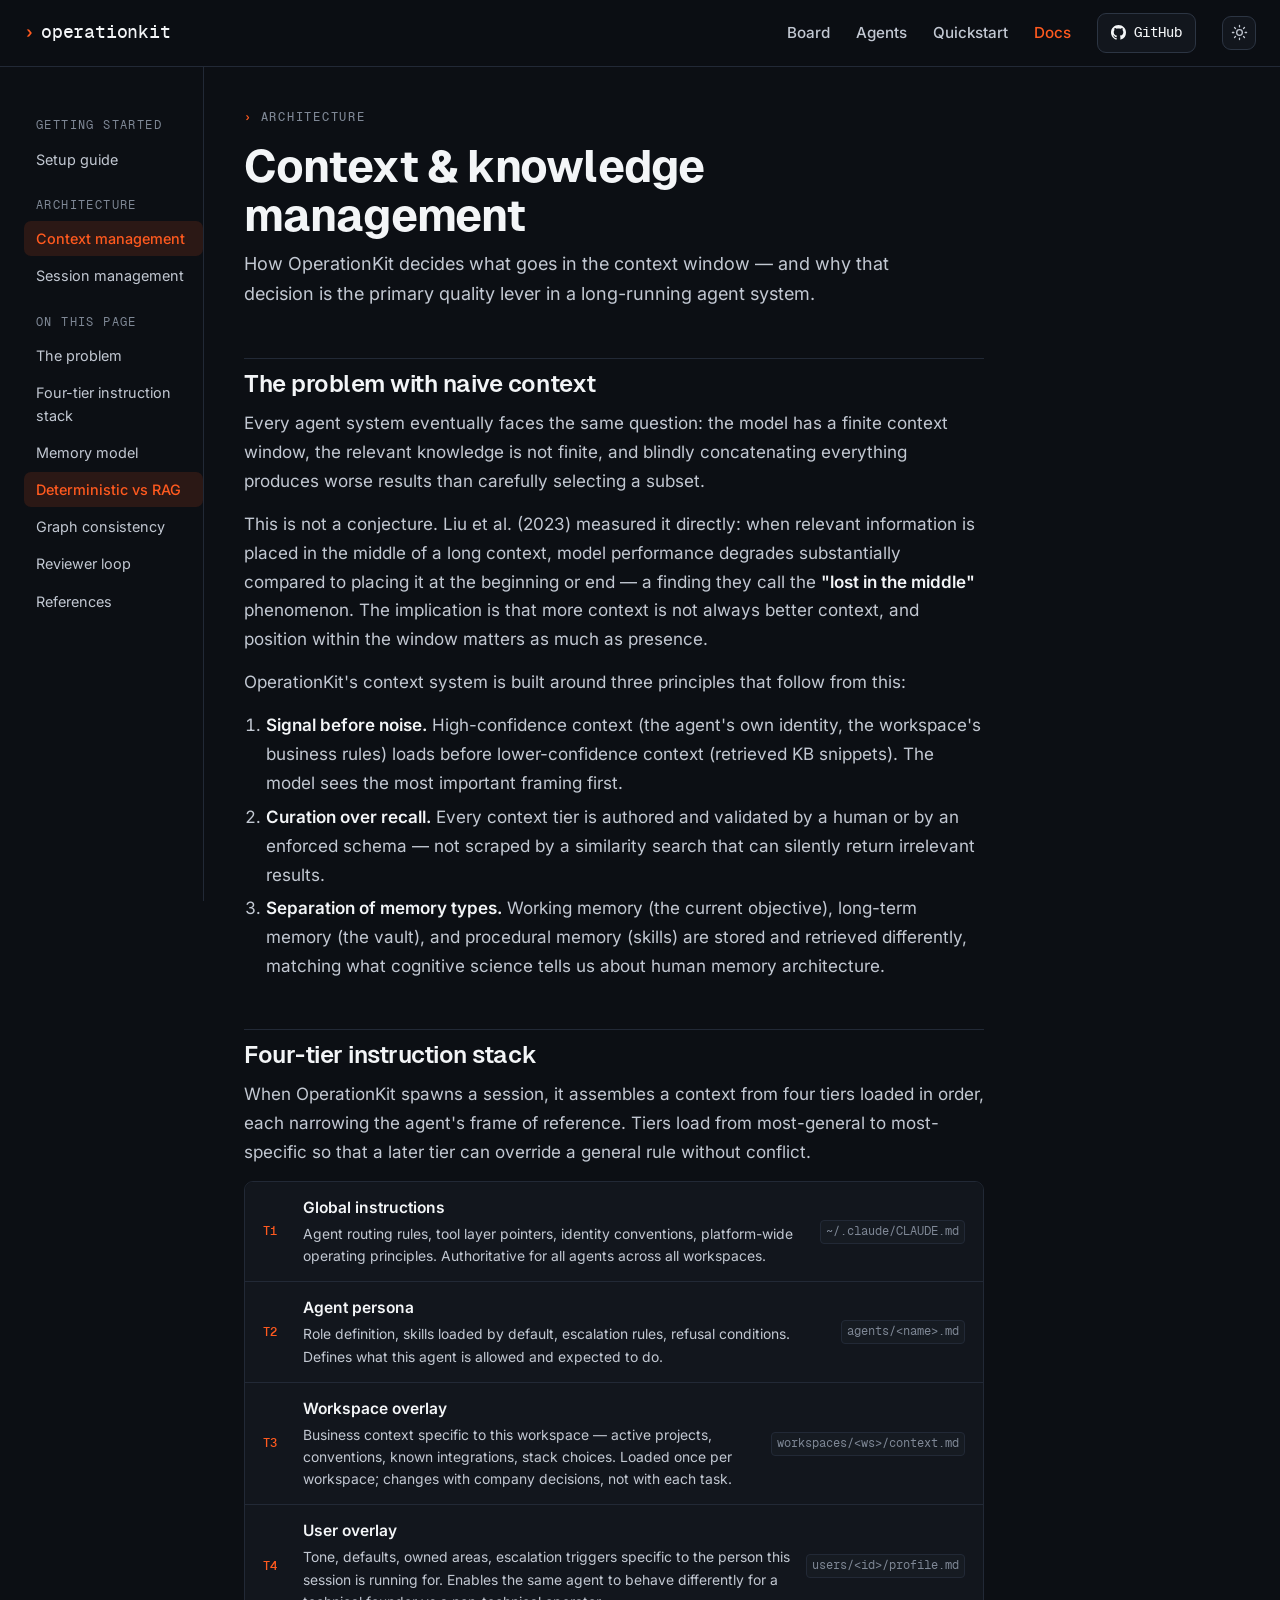
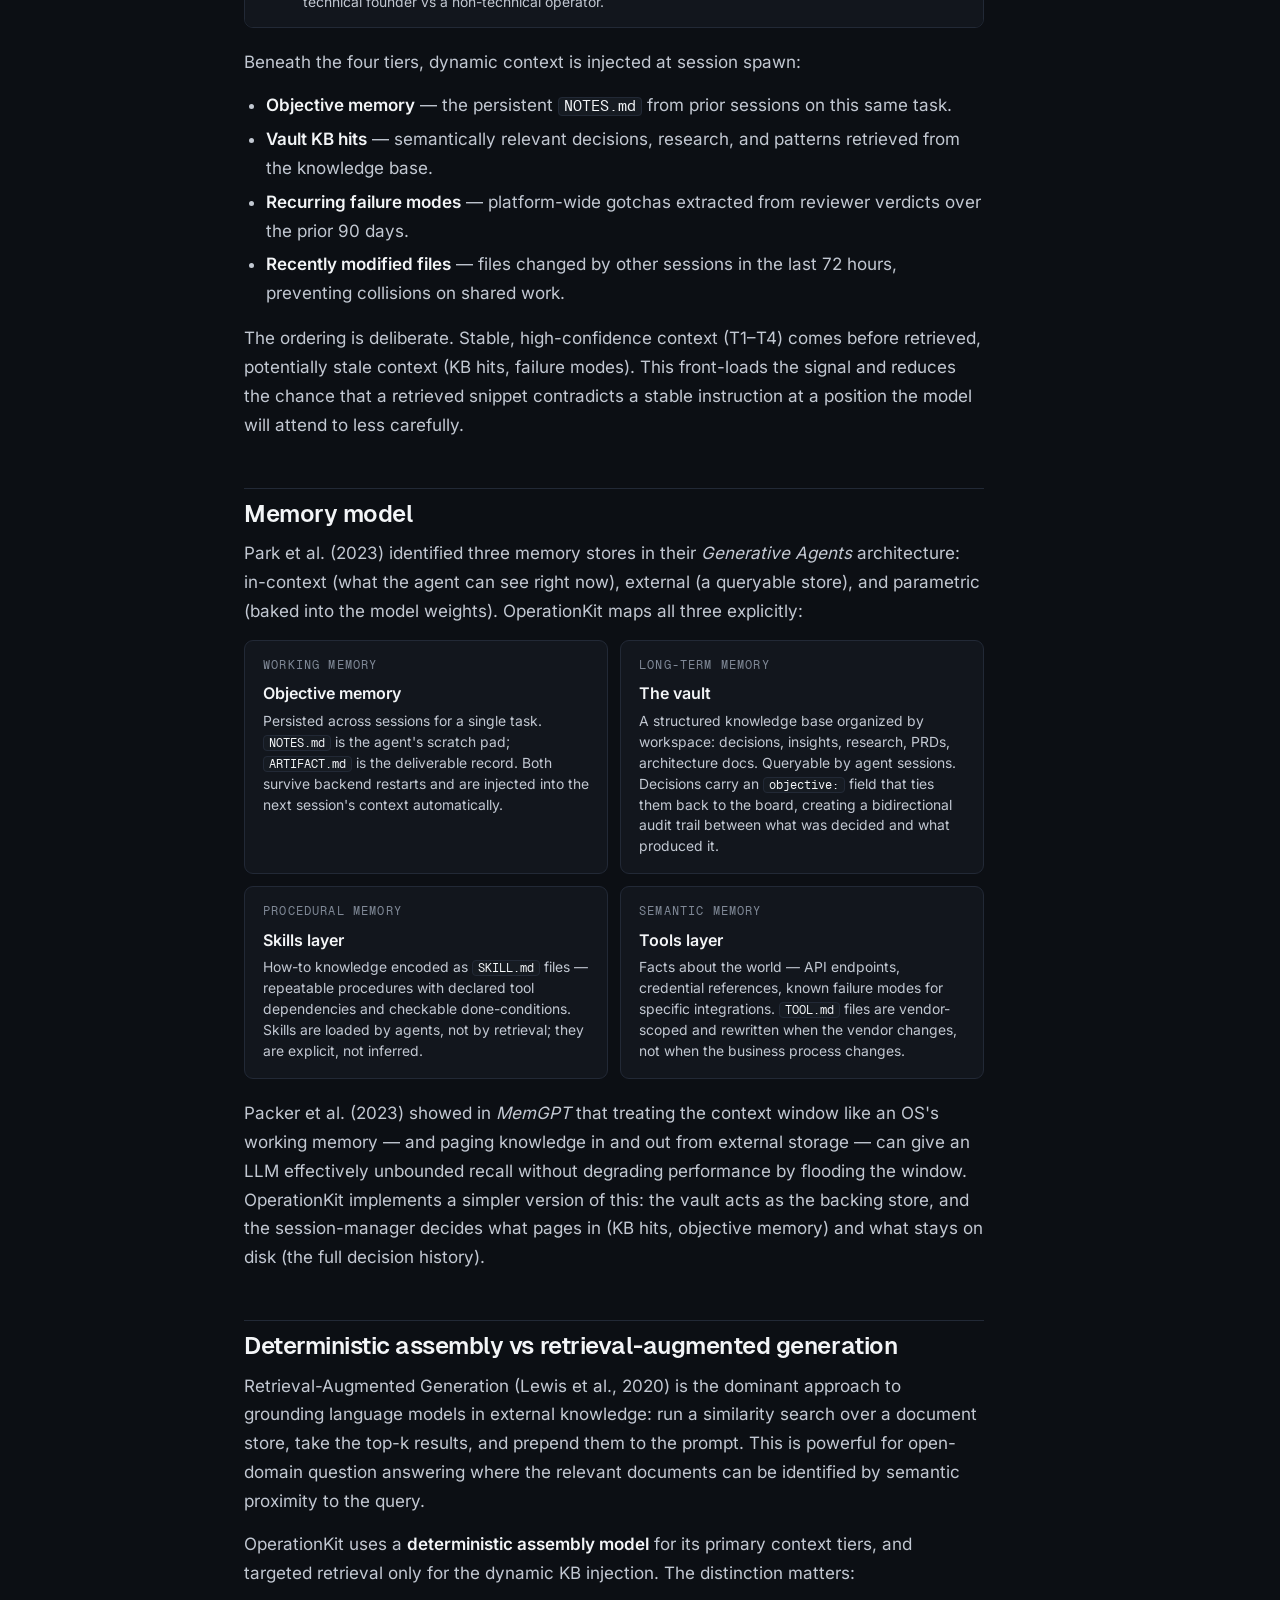
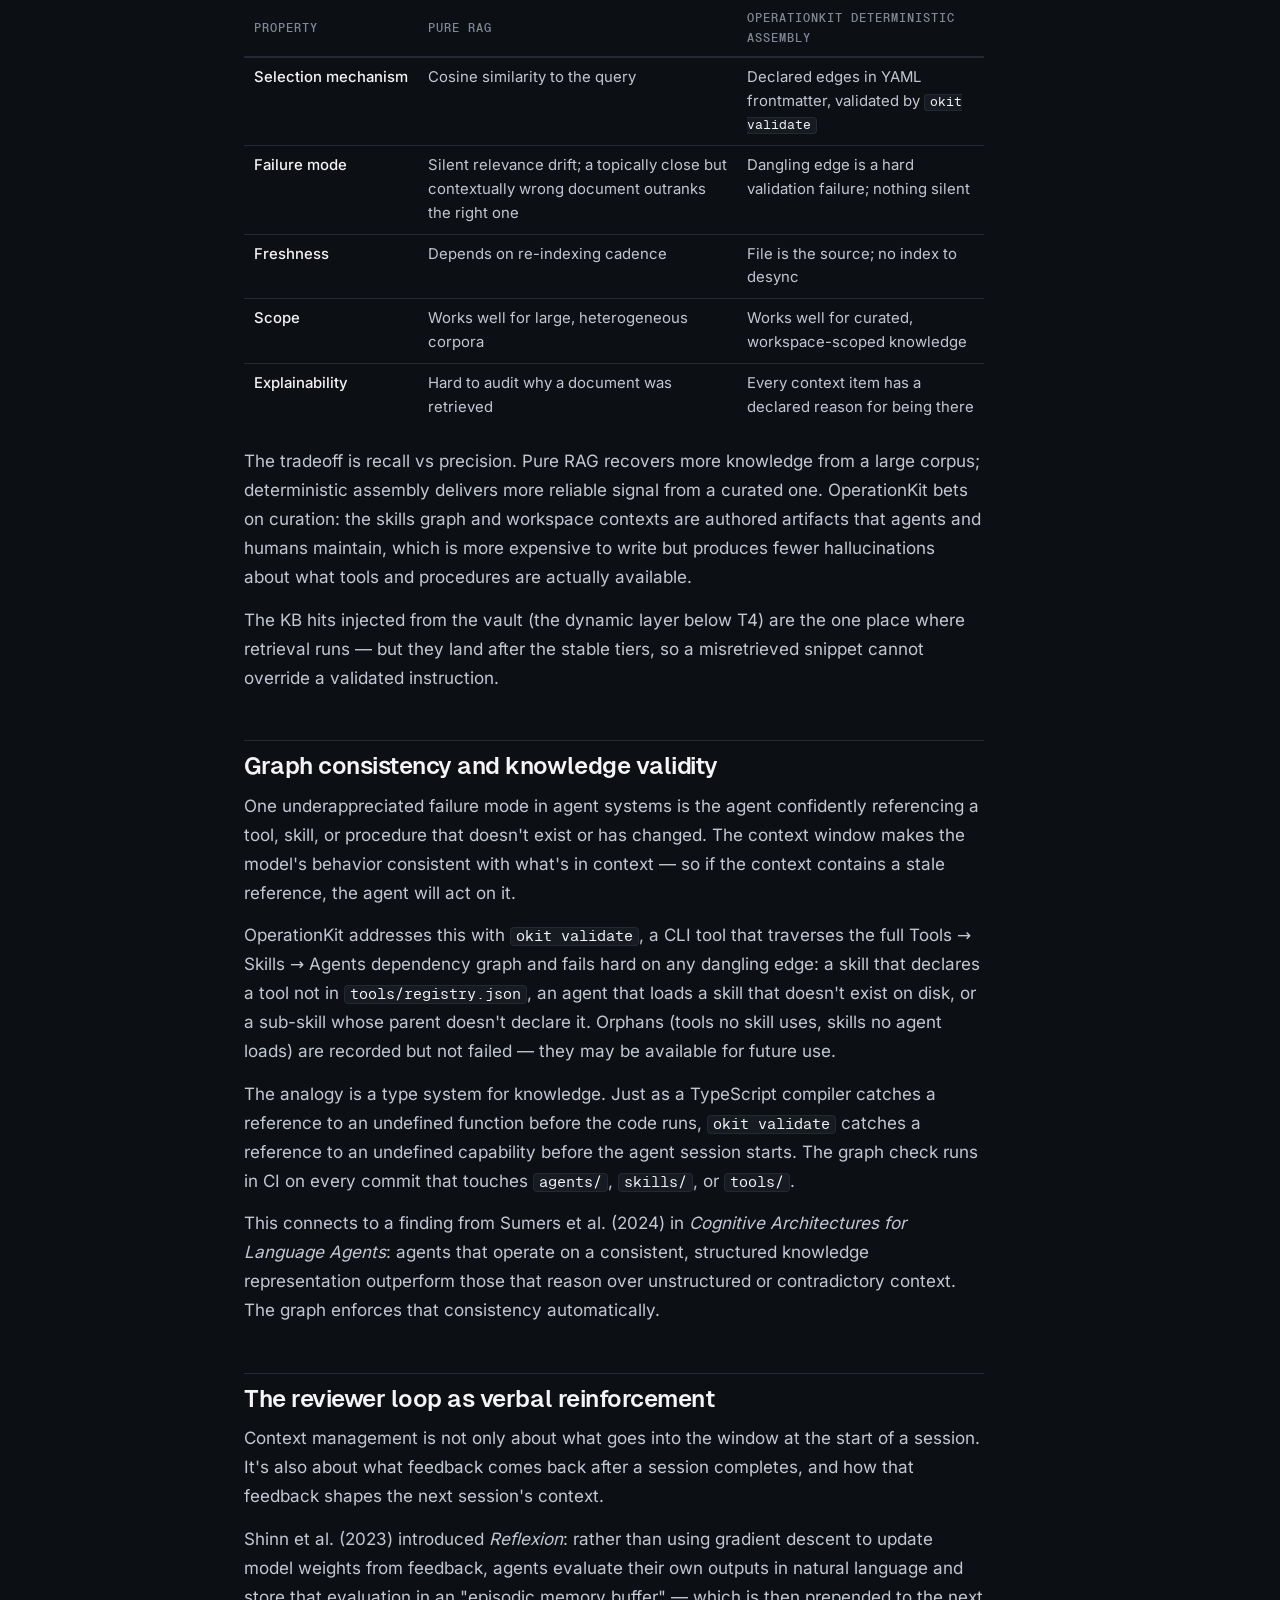
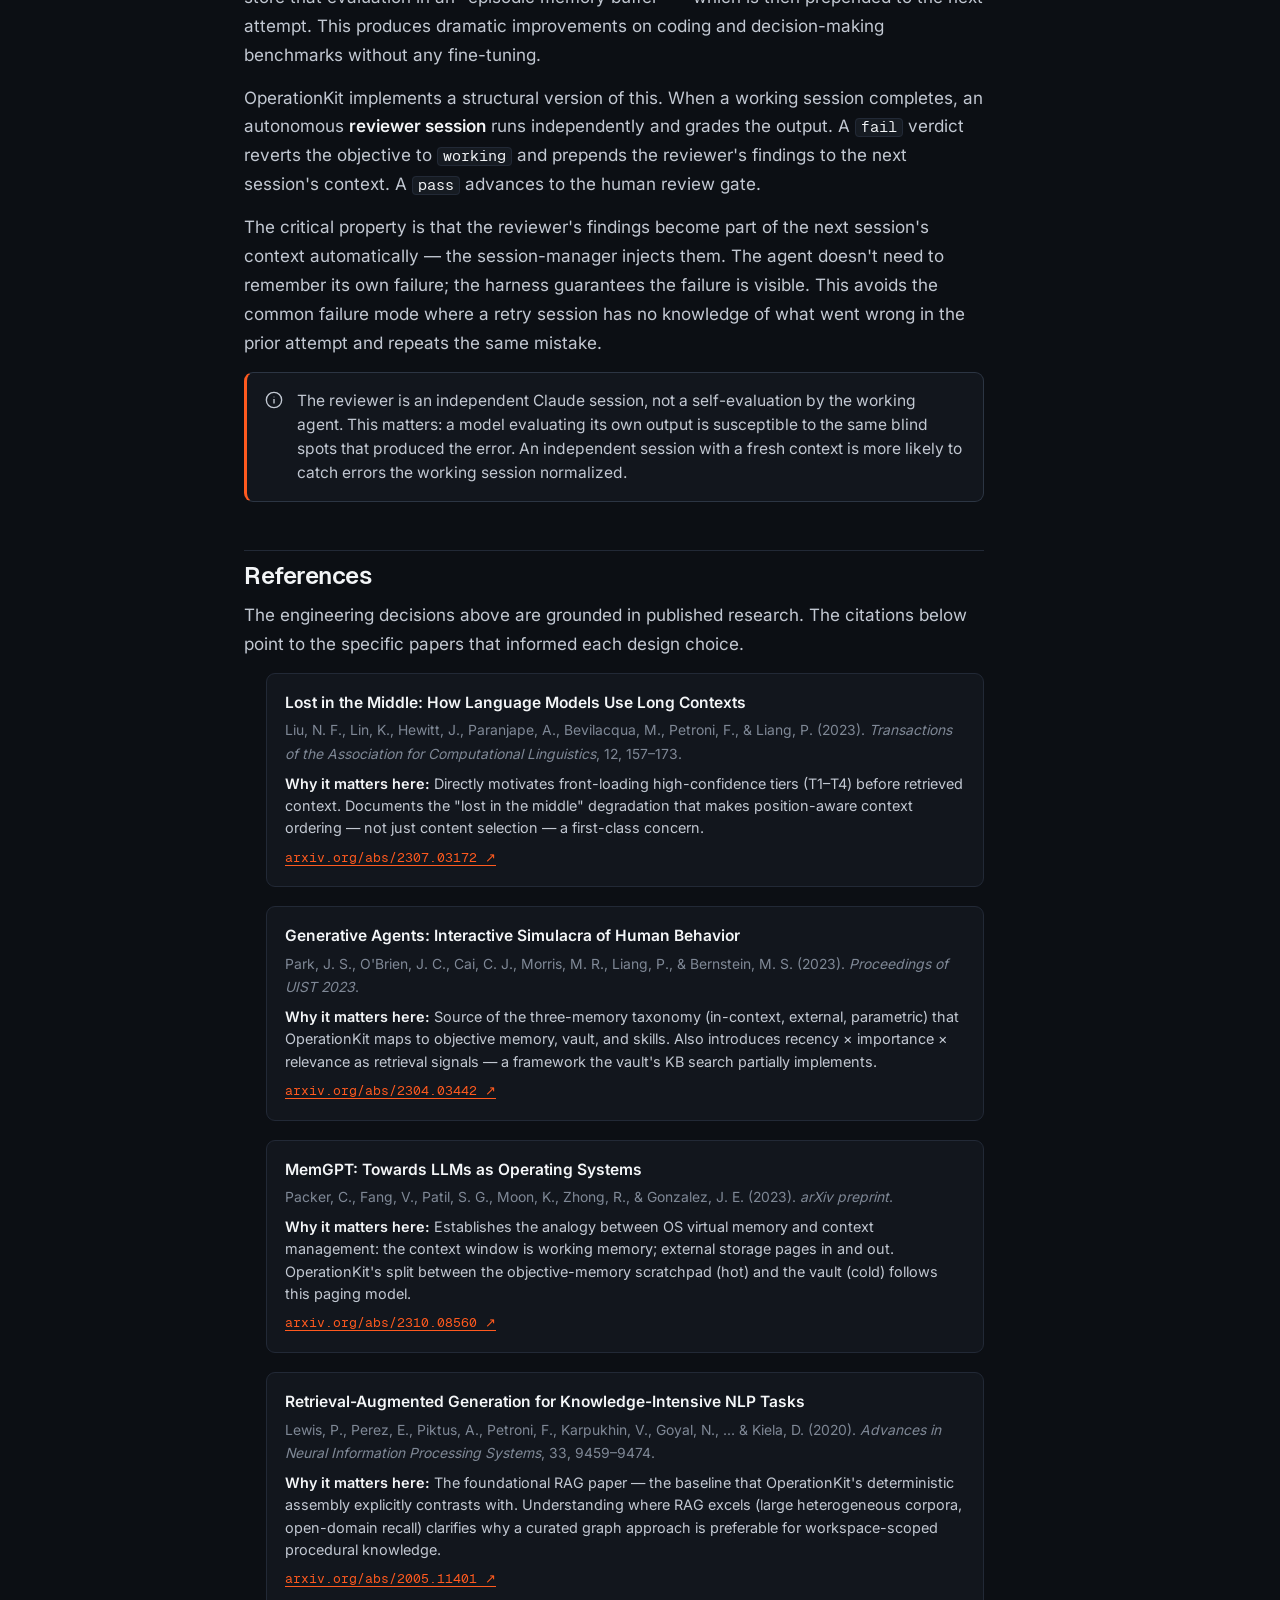
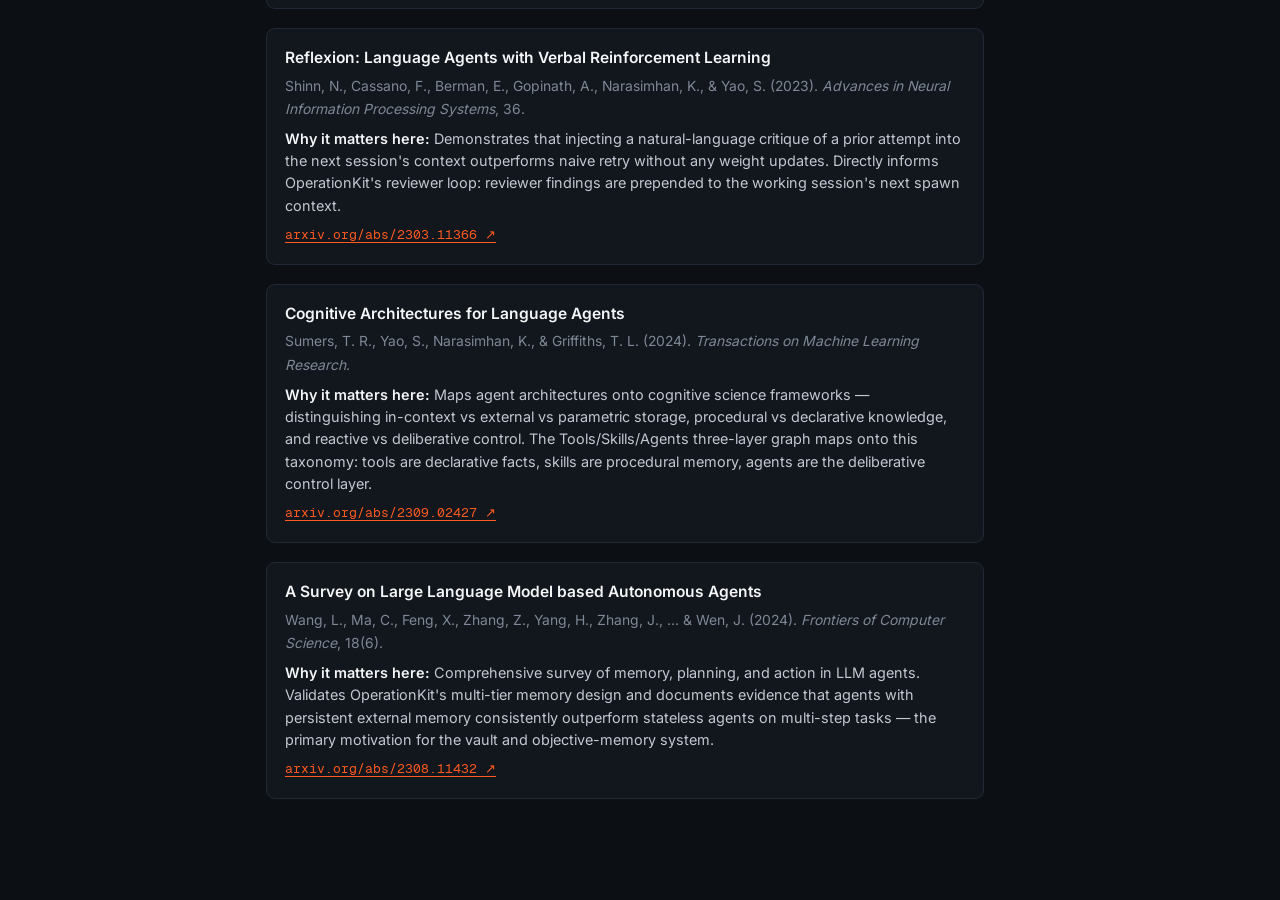
<file: docs/context/index.html>
<!DOCTYPE html>
<html lang="en">
<head>
  <meta charset="utf-8" />
  <meta name="viewport" content="width=device-width, initial-scale=1" />
  <title>Context &amp; knowledge management — OperationKit</title>
  <meta name="description" content="How OperationKit assembles agent context: a four-tier instruction stack, deterministic knowledge injection, objective memory, and a vault that acts as long-term storage. Design rationale with academic citations." />
  <meta name="theme-color" content="#0c0f14" />
  <script>(function(){try{if(localStorage.getItem('ok-theme')!=='light')document.documentElement.setAttribute('data-theme','dark');}catch(e){}})();</script>
  <link rel="icon" type="image/svg+xml" href="../../favicon-caret.svg" />
  <link rel="icon" type="image/png" sizes="32x32" href="../../favicon-32.png" />
  <link rel="icon" type="image/png" sizes="16x16" href="../../favicon-16.png" />
  <link rel="apple-touch-icon" sizes="180x180" href="../../apple-touch-icon.png" />
  <link rel="preload" as="font" type="font/woff2" href="../../fonts/geist-sans-700.woff2" crossorigin />
  <link rel="preload" as="font" type="font/woff2" href="../../fonts/geist-mono-500.woff2" crossorigin />
  <link rel="preload" as="font" type="font/woff2" href="../../fonts/inter-400.woff2" crossorigin />
  <link rel="stylesheet" href="../../styles.css" />
  <style>
    /* ── docs-specific layout (shared with docs/index.html) ──────── */
    .docs-layout{display:grid;grid-template-columns:220px 1fr;gap:0;min-height:calc(100vh - 66px);max-width:var(--maxw);margin:0 auto;padding:0 24px}
    @media(max-width:860px){.docs-layout{grid-template-columns:1fr}}
    .docs-nav{position:sticky;top:66px;align-self:start;height:calc(100vh - 66px);overflow-y:auto;padding:32px 0 32px 0;border-right:1px solid var(--border);margin-right:40px}
    @media(max-width:860px){.docs-nav{position:static;border-right:none;border-bottom:1px solid var(--border);margin-right:0;padding:20px 0;height:auto}}
    .docs-nav ul{list-style:none;margin:0;padding:0;display:flex;flex-direction:column;gap:2px}
    .docs-nav li a{display:block;font-size:.9rem;font-family:var(--font-body);color:var(--text);padding:6px 12px;border-radius:7px;transition:background .1s,color .1s}
    .docs-nav li a:hover{color:var(--ink);background:var(--surface-2)}
    .docs-nav li a.active{color:var(--accent);background:var(--accent-tint);font-weight:500}
    .docs-nav .nav-label{font-family:var(--font-mono);font-size:.73rem;letter-spacing:.12em;text-transform:uppercase;color:var(--muted);padding:10px 12px 4px;margin-top:8px}
    .docs-content{padding:40px 0 80px;max-width:740px}
    .docs-content h1{font-size:clamp(2rem,4vw,2.8rem);margin-bottom:8px}
    .docs-content h2{font-size:1.5rem;margin:48px 0 12px;padding-top:12px;border-top:1px solid var(--border)}
    .docs-content h3{font-size:1.15rem;margin:28px 0 8px;color:var(--ink)}
    .docs-content p{margin:0 0 14px;line-height:1.7}
    .docs-content ul,.docs-content ol{margin:0 0 16px;padding-left:22px;line-height:1.7}
    .docs-content li{margin-bottom:5px}
    .docs-content a{color:var(--accent);text-decoration:underline;text-underline-offset:3px}
    .docs-content a:hover{color:var(--accent-press)}
    .docs-content strong{color:var(--ink)}
    .docs-content table{width:100%;border-collapse:collapse;margin:0 0 20px;font-size:.93rem}
    .docs-content th{font-family:var(--font-mono);font-size:.78rem;letter-spacing:.08em;text-transform:uppercase;color:var(--muted);text-align:left;padding:7px 10px;border-bottom:2px solid var(--border)}
    .docs-content td{padding:8px 10px;border-bottom:1px solid var(--border);color:var(--text);vertical-align:top}
    .docs-content td:first-child{color:var(--ink);font-weight:500;white-space:nowrap}
    .docs-content tr:last-child td{border-bottom:none}
    pre{background:var(--term-bg);color:var(--term-text);border-radius:var(--radius-sm);padding:18px 20px;overflow-x:auto;margin:0 0 18px;font-size:.89rem;line-height:1.55;font-family:var(--font-mono)}
    code{font-family:var(--font-mono);font-size:.87em;background:var(--surface-2);border:1px solid var(--border);border-radius:4px;padding:1px 5px;color:var(--ink)}
    pre code{background:none;border:none;padding:0;color:inherit;font-size:inherit}
    .note{display:flex;gap:14px;background:var(--surface);border:1px solid var(--border-strong);border-left:3px solid var(--accent);border-radius:var(--radius-sm);padding:16px 18px;margin:0 0 18px;font-size:.97rem}
    .note.warn{border-left-color:var(--amber)}
    .note-ico{flex:none;width:18px;height:18px;margin-top:2px}
    .note p{margin:0;line-height:1.55}

    /* ── page-specific ─────────────────────────────────────────── */
    .tier-stack{display:flex;flex-direction:column;gap:0;margin:0 0 20px;border:1px solid var(--border);border-radius:var(--radius-sm);overflow:hidden}
    .tier{display:grid;grid-template-columns:28px 1fr auto;align-items:center;gap:12px;padding:14px 18px;border-bottom:1px solid var(--border);background:var(--surface)}
    .tier:last-child{border-bottom:none}
    .tier-n{font-family:var(--font-mono);font-size:.75rem;font-weight:600;color:var(--accent)}
    .tier-label{font-weight:600;color:var(--ink);font-size:.97rem}
    .tier-desc{font-size:.87rem;color:var(--text);margin-top:2px}
    .tier-path{font-family:var(--font-mono);font-size:.78rem;color:var(--muted);white-space:nowrap}

    .ref-list{list-style:none;margin:0;padding:0;display:flex;flex-direction:column;gap:14px}
    .ref-item{background:var(--surface);border:1px solid var(--border);border-radius:var(--radius-sm);padding:16px 18px}
    .ref-item .ref-title{font-weight:600;color:var(--ink);font-size:.97rem;margin:0 0 3px}
    .ref-item .ref-authors{font-size:.87rem;color:var(--muted);margin:0 0 6px}
    .ref-item .ref-why{font-size:.9rem;color:var(--text);margin:0;line-height:1.55}
    .ref-item .ref-link{display:inline-block;margin-top:8px;font-family:var(--font-mono);font-size:.8rem}

    .memory-grid{display:grid;grid-template-columns:1fr 1fr;gap:12px;margin:0 0 20px}
    @media(max-width:600px){.memory-grid{grid-template-columns:1fr}}
    .mem-card{background:var(--surface);border:1px solid var(--border);border-radius:var(--radius-sm);padding:16px 18px}
    .mem-card .mem-label{font-family:var(--font-mono);font-size:.73rem;letter-spacing:.1em;text-transform:uppercase;color:var(--muted);margin:0 0 6px}
    .mem-card .mem-title{font-weight:600;color:var(--ink);font-size:1rem;margin:0 0 4px}
    .mem-card .mem-desc{font-size:.87rem;color:var(--text);margin:0;line-height:1.5}
  </style>
</head>
<body>

  <!-- ============ NAV ============ -->
  <header class="nav">
    <div class="wrap nav-inner">
      <a class="nav-logo" href="../../" aria-label="OperationKit home">
        <span class="wordmark"><span class="caret" aria-hidden="true">›</span>operationkit</span>
      </a>
      <nav class="nav-links" aria-label="Primary">
        <a class="navlink" href="../../#board">Board</a>
        <a class="navlink" href="../../#agents">Agents</a>
        <a class="navlink" href="../../#quickstart">Quickstart</a>
        <a class="navlink" href="../" style="color:var(--accent)">Docs</a>
        <a class="nav-cta" href="https://github.com/m1keluka/OperationKit" rel="noopener">
          <svg viewBox="0 0 16 16" fill="currentColor" aria-hidden="true"><path d="M8 0C3.58 0 0 3.58 0 8c0 3.54 2.29 6.53 5.47 7.59.4.07.55-.17.55-.38 0-.19-.01-.82-.01-1.49-2.01.37-2.53-.49-2.69-.94-.09-.23-.48-.94-.82-1.13-.28-.15-.68-.52-.01-.53.63-.01 1.08.58 1.23.82.72 1.21 1.87.87 2.33.66.07-.52.28-.87.51-1.07-1.78-.2-3.64-.89-3.64-3.95 0-.87.31-1.59.82-2.15-.08-.2-.36-1.02.08-2.12 0 0 .67-.21 2.2.82.64-.18 1.32-.27 2-.27.68 0 1.36.09 2 .27 1.53-1.04 2.2-.82 2.2-.82.44 1.1.16 1.92.08 2.12.51.56.82 1.27.82 2.15 0 3.07-1.87 3.75-3.65 3.95.29.25.54.73.54 1.48 0 1.07-.01 1.93-.01 2.2 0 .21.15.46.55.38A8.01 8.01 0 0 0 16 8c0-4.42-3.58-8-8-8Z"/></svg>
          GitHub
        </a>
        <button class="theme-toggle" type="button" id="themeToggle" aria-label="Toggle light or dark theme" title="Toggle light / dark">
          <svg class="i-moon" viewBox="0 0 24 24" fill="none" stroke="currentColor" stroke-width="1.8" stroke-linecap="round" stroke-linejoin="round" aria-hidden="true"><path d="M21 12.79A9 9 0 1 1 11.21 3 7 7 0 0 0 21 12.79Z"/></svg>
          <svg class="i-sun" viewBox="0 0 24 24" fill="none" stroke="currentColor" stroke-width="1.8" stroke-linecap="round" stroke-linejoin="round" aria-hidden="true"><circle cx="12" cy="12" r="4"/><path d="M12 2v2M12 20v2M4.93 4.93l1.41 1.41M17.66 17.66l1.41 1.41M2 12h2M20 12h2M6.34 17.66l-1.41 1.41M19.07 4.93l-1.41 1.41"/></svg>
        </button>
      </nav>
    </div>
  </header>

  <main>
    <div class="docs-layout">

      <!-- ── SIDEBAR NAV ── -->
      <nav class="docs-nav" aria-label="Docs sections">
        <ul>
          <li><div class="nav-label">Getting started</div></li>
          <li><a href="../">Setup guide</a></li>
          <li><div class="nav-label">Architecture</div></li>
          <li><a href="./" class="active">Context management</a></li>
          <li><a href="../sessions/">Session management</a></li>
          <li><div class="nav-label">On this page</div></li>
          <li><a href="#the-problem">The problem</a></li>
          <li><a href="#four-tiers">Four-tier instruction stack</a></li>
          <li><a href="#memory-model">Memory model</a></li>
          <li><a href="#deterministic-vs-rag">Deterministic vs RAG</a></li>
          <li><a href="#graph-consistency">Graph consistency</a></li>
          <li><a href="#reviewer-loop">Reviewer loop</a></li>
          <li><a href="#references">References</a></li>
        </ul>
      </nav>

      <!-- ── MAIN CONTENT ── -->
      <article class="docs-content">

        <p class="eyebrow">Architecture</p>
        <h1>Context &amp; knowledge management</h1>
        <p class="lead" style="margin-bottom:32px">How OperationKit decides what goes in the context window — and why that decision is the primary quality lever in a long-running agent system.</p>

        <!-- THE PROBLEM -->
        <h2 id="the-problem">The problem with naive context</h2>
        <p>Every agent system eventually faces the same question: the model has a finite context window, the relevant knowledge is not finite, and blindly concatenating everything produces worse results than carefully selecting a subset.</p>
        <p>This is not a conjecture. Liu et al. (2023) measured it directly: when relevant information is placed in the middle of a long context, model performance degrades substantially compared to placing it at the beginning or end — a finding they call the <strong>"lost in the middle"</strong> phenomenon. The implication is that more context is not always better context, and position within the window matters as much as presence.</p>
        <p>OperationKit's context system is built around three principles that follow from this:</p>
        <ol>
          <li><strong>Signal before noise.</strong> High-confidence context (the agent's own identity, the workspace's business rules) loads before lower-confidence context (retrieved KB snippets). The model sees the most important framing first.</li>
          <li><strong>Curation over recall.</strong> Every context tier is authored and validated by a human or by an enforced schema — not scraped by a similarity search that can silently return irrelevant results.</li>
          <li><strong>Separation of memory types.</strong> Working memory (the current objective), long-term memory (the vault), and procedural memory (skills) are stored and retrieved differently, matching what cognitive science tells us about human memory architecture.</li>
        </ol>

        <!-- FOUR TIERS -->
        <h2 id="four-tiers">Four-tier instruction stack</h2>
        <p>When OperationKit spawns a session, it assembles a context from four tiers loaded in order, each narrowing the agent's frame of reference. Tiers load from most-general to most-specific so that a later tier can override a general rule without conflict.</p>

        <div class="tier-stack">
          <div class="tier">
            <span class="tier-n">T1</span>
            <div>
              <div class="tier-label">Global instructions</div>
              <div class="tier-desc">Agent routing rules, tool layer pointers, identity conventions, platform-wide operating principles. Authoritative for all agents across all workspaces.</div>
            </div>
            <code class="tier-path">~/.claude/CLAUDE.md</code>
          </div>
          <div class="tier">
            <span class="tier-n">T2</span>
            <div>
              <div class="tier-label">Agent persona</div>
              <div class="tier-desc">Role definition, skills loaded by default, escalation rules, refusal conditions. Defines what this agent is allowed and expected to do.</div>
            </div>
            <code class="tier-path">agents/&lt;name&gt;.md</code>
          </div>
          <div class="tier">
            <span class="tier-n">T3</span>
            <div>
              <div class="tier-label">Workspace overlay</div>
              <div class="tier-desc">Business context specific to this workspace — active projects, conventions, known integrations, stack choices. Loaded once per workspace; changes with company decisions, not with each task.</div>
            </div>
            <code class="tier-path">workspaces/&lt;ws&gt;/context.md</code>
          </div>
          <div class="tier">
            <span class="tier-n">T4</span>
            <div>
              <div class="tier-label">User overlay</div>
              <div class="tier-desc">Tone, defaults, owned areas, escalation triggers specific to the person this session is running for. Enables the same agent to behave differently for a technical founder vs a non-technical operator.</div>
            </div>
            <code class="tier-path">users/&lt;id&gt;/profile.md</code>
          </div>
        </div>

        <p>Beneath the four tiers, dynamic context is injected at session spawn:</p>
        <ul>
          <li><strong>Objective memory</strong> — the persistent <code>NOTES.md</code> from prior sessions on this same task.</li>
          <li><strong>Vault KB hits</strong> — semantically relevant decisions, research, and patterns retrieved from the knowledge base.</li>
          <li><strong>Recurring failure modes</strong> — platform-wide gotchas extracted from reviewer verdicts over the prior 90 days.</li>
          <li><strong>Recently modified files</strong> — files changed by other sessions in the last 72 hours, preventing collisions on shared work.</li>
        </ul>

        <p>The ordering is deliberate. Stable, high-confidence context (T1–T4) comes before retrieved, potentially stale context (KB hits, failure modes). This front-loads the signal and reduces the chance that a retrieved snippet contradicts a stable instruction at a position the model will attend to less carefully.</p>

        <!-- MEMORY MODEL -->
        <h2 id="memory-model">Memory model</h2>
        <p>Park et al. (2023) identified three memory stores in their <em>Generative Agents</em> architecture: in-context (what the agent can see right now), external (a queryable store), and parametric (baked into the model weights). OperationKit maps all three explicitly:</p>

        <div class="memory-grid">
          <div class="mem-card">
            <div class="mem-label">Working memory</div>
            <div class="mem-title">Objective memory</div>
            <div class="mem-desc">Persisted across sessions for a single task. <code>NOTES.md</code> is the agent's scratch pad; <code>ARTIFACT.md</code> is the deliverable record. Both survive backend restarts and are injected into the next session's context automatically.</div>
          </div>
          <div class="mem-card">
            <div class="mem-label">Long-term memory</div>
            <div class="mem-title">The vault</div>
            <div class="mem-desc">A structured knowledge base organized by workspace: decisions, insights, research, PRDs, architecture docs. Queryable by agent sessions. Decisions carry an <code>objective:</code> field that ties them back to the board, creating a bidirectional audit trail between what was decided and what produced it.</div>
          </div>
          <div class="mem-card">
            <div class="mem-label">Procedural memory</div>
            <div class="mem-title">Skills layer</div>
            <div class="mem-desc">How-to knowledge encoded as <code>SKILL.md</code> files — repeatable procedures with declared tool dependencies and checkable done-conditions. Skills are loaded by agents, not by retrieval; they are explicit, not inferred.</div>
          </div>
          <div class="mem-card">
            <div class="mem-label">Semantic memory</div>
            <div class="mem-title">Tools layer</div>
            <div class="mem-desc">Facts about the world — API endpoints, credential references, known failure modes for specific integrations. <code>TOOL.md</code> files are vendor-scoped and rewritten when the vendor changes, not when the business process changes.</div>
          </div>
        </div>

        <p>Packer et al. (2023) showed in <em>MemGPT</em> that treating the context window like an OS's working memory — and paging knowledge in and out from external storage — can give an LLM effectively unbounded recall without degrading performance by flooding the window. OperationKit implements a simpler version of this: the vault acts as the backing store, and the session-manager decides what pages in (KB hits, objective memory) and what stays on disk (the full decision history).</p>

        <!-- DETERMINISTIC VS RAG -->
        <h2 id="deterministic-vs-rag">Deterministic assembly vs retrieval-augmented generation</h2>
        <p>Retrieval-Augmented Generation (Lewis et al., 2020) is the dominant approach to grounding language models in external knowledge: run a similarity search over a document store, take the top-k results, and prepend them to the prompt. This is powerful for open-domain question answering where the relevant documents can be identified by semantic proximity to the query.</p>
        <p>OperationKit uses a <strong>deterministic assembly model</strong> for its primary context tiers, and targeted retrieval only for the dynamic KB injection. The distinction matters:</p>

        <table>
          <thead>
            <tr><th>Property</th><th>Pure RAG</th><th>OperationKit deterministic assembly</th></tr>
          </thead>
          <tbody>
            <tr>
              <td>Selection mechanism</td>
              <td>Cosine similarity to the query</td>
              <td>Declared edges in YAML frontmatter, validated by <code>okit validate</code></td>
            </tr>
            <tr>
              <td>Failure mode</td>
              <td>Silent relevance drift; a topically close but contextually wrong document outranks the right one</td>
              <td>Dangling edge is a hard validation failure; nothing silent</td>
            </tr>
            <tr>
              <td>Freshness</td>
              <td>Depends on re-indexing cadence</td>
              <td>File is the source; no index to desync</td>
            </tr>
            <tr>
              <td>Scope</td>
              <td>Works well for large, heterogeneous corpora</td>
              <td>Works well for curated, workspace-scoped knowledge</td>
            </tr>
            <tr>
              <td>Explainability</td>
              <td>Hard to audit why a document was retrieved</td>
              <td>Every context item has a declared reason for being there</td>
            </tr>
          </tbody>
        </table>

        <p>The tradeoff is recall vs precision. Pure RAG recovers more knowledge from a large corpus; deterministic assembly delivers more reliable signal from a curated one. OperationKit bets on curation: the skills graph and workspace contexts are authored artifacts that agents and humans maintain, which is more expensive to write but produces fewer hallucinations about what tools and procedures are actually available.</p>
        <p>The KB hits injected from the vault (the dynamic layer below T4) are the one place where retrieval runs — but they land after the stable tiers, so a misretrieved snippet cannot override a validated instruction.</p>

        <!-- GRAPH CONSISTENCY -->
        <h2 id="graph-consistency">Graph consistency and knowledge validity</h2>
        <p>One underappreciated failure mode in agent systems is the agent confidently referencing a tool, skill, or procedure that doesn't exist or has changed. The context window makes the model's behavior consistent with what's in context — so if the context contains a stale reference, the agent will act on it.</p>
        <p>OperationKit addresses this with <code>okit validate</code>, a CLI tool that traverses the full Tools → Skills → Agents dependency graph and fails hard on any dangling edge: a skill that declares a tool not in <code>tools/registry.json</code>, an agent that loads a skill that doesn't exist on disk, or a sub-skill whose parent doesn't declare it. Orphans (tools no skill uses, skills no agent loads) are recorded but not failed — they may be available for future use.</p>
        <p>The analogy is a type system for knowledge. Just as a TypeScript compiler catches a reference to an undefined function before the code runs, <code>okit validate</code> catches a reference to an undefined capability before the agent session starts. The graph check runs in CI on every commit that touches <code>agents/</code>, <code>skills/</code>, or <code>tools/</code>.</p>
        <p>This connects to a finding from Sumers et al. (2024) in <em>Cognitive Architectures for Language Agents</em>: agents that operate on a consistent, structured knowledge representation outperform those that reason over unstructured or contradictory context. The graph enforces that consistency automatically.</p>

        <!-- REVIEWER LOOP -->
        <h2 id="reviewer-loop">The reviewer loop as verbal reinforcement</h2>
        <p>Context management is not only about what goes into the window at the start of a session. It's also about what feedback comes back after a session completes, and how that feedback shapes the next session's context.</p>
        <p>Shinn et al. (2023) introduced <em>Reflexion</em>: rather than using gradient descent to update model weights from feedback, agents evaluate their own outputs in natural language and store that evaluation in an "episodic memory buffer" — which is then prepended to the next attempt. This produces dramatic improvements on coding and decision-making benchmarks without any fine-tuning.</p>
        <p>OperationKit implements a structural version of this. When a working session completes, an autonomous <strong>reviewer session</strong> runs independently and grades the output. A <code>fail</code> verdict reverts the objective to <code>working</code> and prepends the reviewer's findings to the next session's context. A <code>pass</code> advances to the human review gate.</p>
        <p>The critical property is that the reviewer's findings become part of the next session's context automatically — the session-manager injects them. The agent doesn't need to remember its own failure; the harness guarantees the failure is visible. This avoids the common failure mode where a retry session has no knowledge of what went wrong in the prior attempt and repeats the same mistake.</p>

        <div class="note">
          <svg class="note-ico" viewBox="0 0 20 20" fill="none" stroke="currentColor" stroke-width="1.5" aria-hidden="true"><circle cx="10" cy="10" r="8.5"/><path d="M10 9v5M10 6.5v.5"/></svg>
          <p>The reviewer is an independent Claude session, not a self-evaluation by the working agent. This matters: a model evaluating its own output is susceptible to the same blind spots that produced the error. An independent session with a fresh context is more likely to catch errors the working session normalized.</p>
        </div>

        <!-- REFERENCES -->
        <h2 id="references">References</h2>
        <p>The engineering decisions above are grounded in published research. The citations below point to the specific papers that informed each design choice.</p>

        <ul class="ref-list">
          <li class="ref-item">
            <p class="ref-title">Lost in the Middle: How Language Models Use Long Contexts</p>
            <p class="ref-authors">Liu, N. F., Lin, K., Hewitt, J., Paranjape, A., Bevilacqua, M., Petroni, F., &amp; Liang, P. (2023). <em>Transactions of the Association for Computational Linguistics</em>, 12, 157–173.</p>
            <p class="ref-why"><strong>Why it matters here:</strong> Directly motivates front-loading high-confidence tiers (T1–T4) before retrieved context. Documents the "lost in the middle" degradation that makes position-aware context ordering — not just content selection — a first-class concern.</p>
            <a class="ref-link" href="https://arxiv.org/abs/2307.03172" rel="noopener" target="_blank">arxiv.org/abs/2307.03172 ↗</a>
          </li>

          <li class="ref-item">
            <p class="ref-title">Generative Agents: Interactive Simulacra of Human Behavior</p>
            <p class="ref-authors">Park, J. S., O'Brien, J. C., Cai, C. J., Morris, M. R., Liang, P., &amp; Bernstein, M. S. (2023). <em>Proceedings of UIST 2023</em>.</p>
            <p class="ref-why"><strong>Why it matters here:</strong> Source of the three-memory taxonomy (in-context, external, parametric) that OperationKit maps to objective memory, vault, and skills. Also introduces recency × importance × relevance as retrieval signals — a framework the vault's KB search partially implements.</p>
            <a class="ref-link" href="https://arxiv.org/abs/2304.03442" rel="noopener" target="_blank">arxiv.org/abs/2304.03442 ↗</a>
          </li>

          <li class="ref-item">
            <p class="ref-title">MemGPT: Towards LLMs as Operating Systems</p>
            <p class="ref-authors">Packer, C., Fang, V., Patil, S. G., Moon, K., Zhong, R., &amp; Gonzalez, J. E. (2023). <em>arXiv preprint</em>.</p>
            <p class="ref-why"><strong>Why it matters here:</strong> Establishes the analogy between OS virtual memory and context management: the context window is working memory; external storage pages in and out. OperationKit's split between the objective-memory scratchpad (hot) and the vault (cold) follows this paging model.</p>
            <a class="ref-link" href="https://arxiv.org/abs/2310.08560" rel="noopener" target="_blank">arxiv.org/abs/2310.08560 ↗</a>
          </li>

          <li class="ref-item">
            <p class="ref-title">Retrieval-Augmented Generation for Knowledge-Intensive NLP Tasks</p>
            <p class="ref-authors">Lewis, P., Perez, E., Piktus, A., Petroni, F., Karpukhin, V., Goyal, N., … &amp; Kiela, D. (2020). <em>Advances in Neural Information Processing Systems</em>, 33, 9459–9474.</p>
            <p class="ref-why"><strong>Why it matters here:</strong> The foundational RAG paper — the baseline that OperationKit's deterministic assembly explicitly contrasts with. Understanding where RAG excels (large heterogeneous corpora, open-domain recall) clarifies why a curated graph approach is preferable for workspace-scoped procedural knowledge.</p>
            <a class="ref-link" href="https://arxiv.org/abs/2005.11401" rel="noopener" target="_blank">arxiv.org/abs/2005.11401 ↗</a>
          </li>

          <li class="ref-item">
            <p class="ref-title">Reflexion: Language Agents with Verbal Reinforcement Learning</p>
            <p class="ref-authors">Shinn, N., Cassano, F., Berman, E., Gopinath, A., Narasimhan, K., &amp; Yao, S. (2023). <em>Advances in Neural Information Processing Systems</em>, 36.</p>
            <p class="ref-why"><strong>Why it matters here:</strong> Demonstrates that injecting a natural-language critique of a prior attempt into the next session's context outperforms naive retry without any weight updates. Directly informs OperationKit's reviewer loop: reviewer findings are prepended to the working session's next spawn context.</p>
            <a class="ref-link" href="https://arxiv.org/abs/2303.11366" rel="noopener" target="_blank">arxiv.org/abs/2303.11366 ↗</a>
          </li>

          <li class="ref-item">
            <p class="ref-title">Cognitive Architectures for Language Agents</p>
            <p class="ref-authors">Sumers, T. R., Yao, S., Narasimhan, K., &amp; Griffiths, T. L. (2024). <em>Transactions on Machine Learning Research</em>.</p>
            <p class="ref-why"><strong>Why it matters here:</strong> Maps agent architectures onto cognitive science frameworks — distinguishing in-context vs external vs parametric storage, procedural vs declarative knowledge, and reactive vs deliberative control. The Tools/Skills/Agents three-layer graph maps onto this taxonomy: tools are declarative facts, skills are procedural memory, agents are the deliberative control layer.</p>
            <a class="ref-link" href="https://arxiv.org/abs/2309.02427" rel="noopener" target="_blank">arxiv.org/abs/2309.02427 ↗</a>
          </li>

          <li class="ref-item">
            <p class="ref-title">A Survey on Large Language Model based Autonomous Agents</p>
            <p class="ref-authors">Wang, L., Ma, C., Feng, X., Zhang, Z., Yang, H., Zhang, J., … &amp; Wen, J. (2024). <em>Frontiers of Computer Science</em>, 18(6).</p>
            <p class="ref-why"><strong>Why it matters here:</strong> Comprehensive survey of memory, planning, and action in LLM agents. Validates OperationKit's multi-tier memory design and documents evidence that agents with persistent external memory consistently outperform stateless agents on multi-step tasks — the primary motivation for the vault and objective-memory system.</p>
            <a class="ref-link" href="https://arxiv.org/abs/2308.11432" rel="noopener" target="_blank">arxiv.org/abs/2308.11432 ↗</a>
          </li>
        </ul>

      </article>
    </div>
  </main>

  <script>
    // Theme toggle (shared behavior)
    const btn = document.getElementById('themeToggle');
    if (btn) {
      btn.addEventListener('click', () => {
        const isDark = document.documentElement.getAttribute('data-theme') === 'dark';
        const next = isDark ? 'light' : 'dark';
        document.documentElement.setAttribute('data-theme', next);
        try { localStorage.setItem('ok-theme', next); } catch(e) {}
      });
    }
    // Active section tracking
    const sections = document.querySelectorAll('h2[id], h3[id]');
    const navLinks = document.querySelectorAll('.docs-nav a[href^="#"]');
    if (sections.length && navLinks.length) {
      const obs = new IntersectionObserver(entries => {
        entries.forEach(e => {
          if (e.isIntersecting) {
            navLinks.forEach(l => l.classList.remove('active'));
            const a = document.querySelector(`.docs-nav a[href="#${e.target.id}"]`);
            if (a) a.classList.add('active');
          }
        });
      }, { rootMargin: '-20% 0px -70% 0px' });
      sections.forEach(s => obs.observe(s));
    }
  </script>
</body>
</html>
</file>
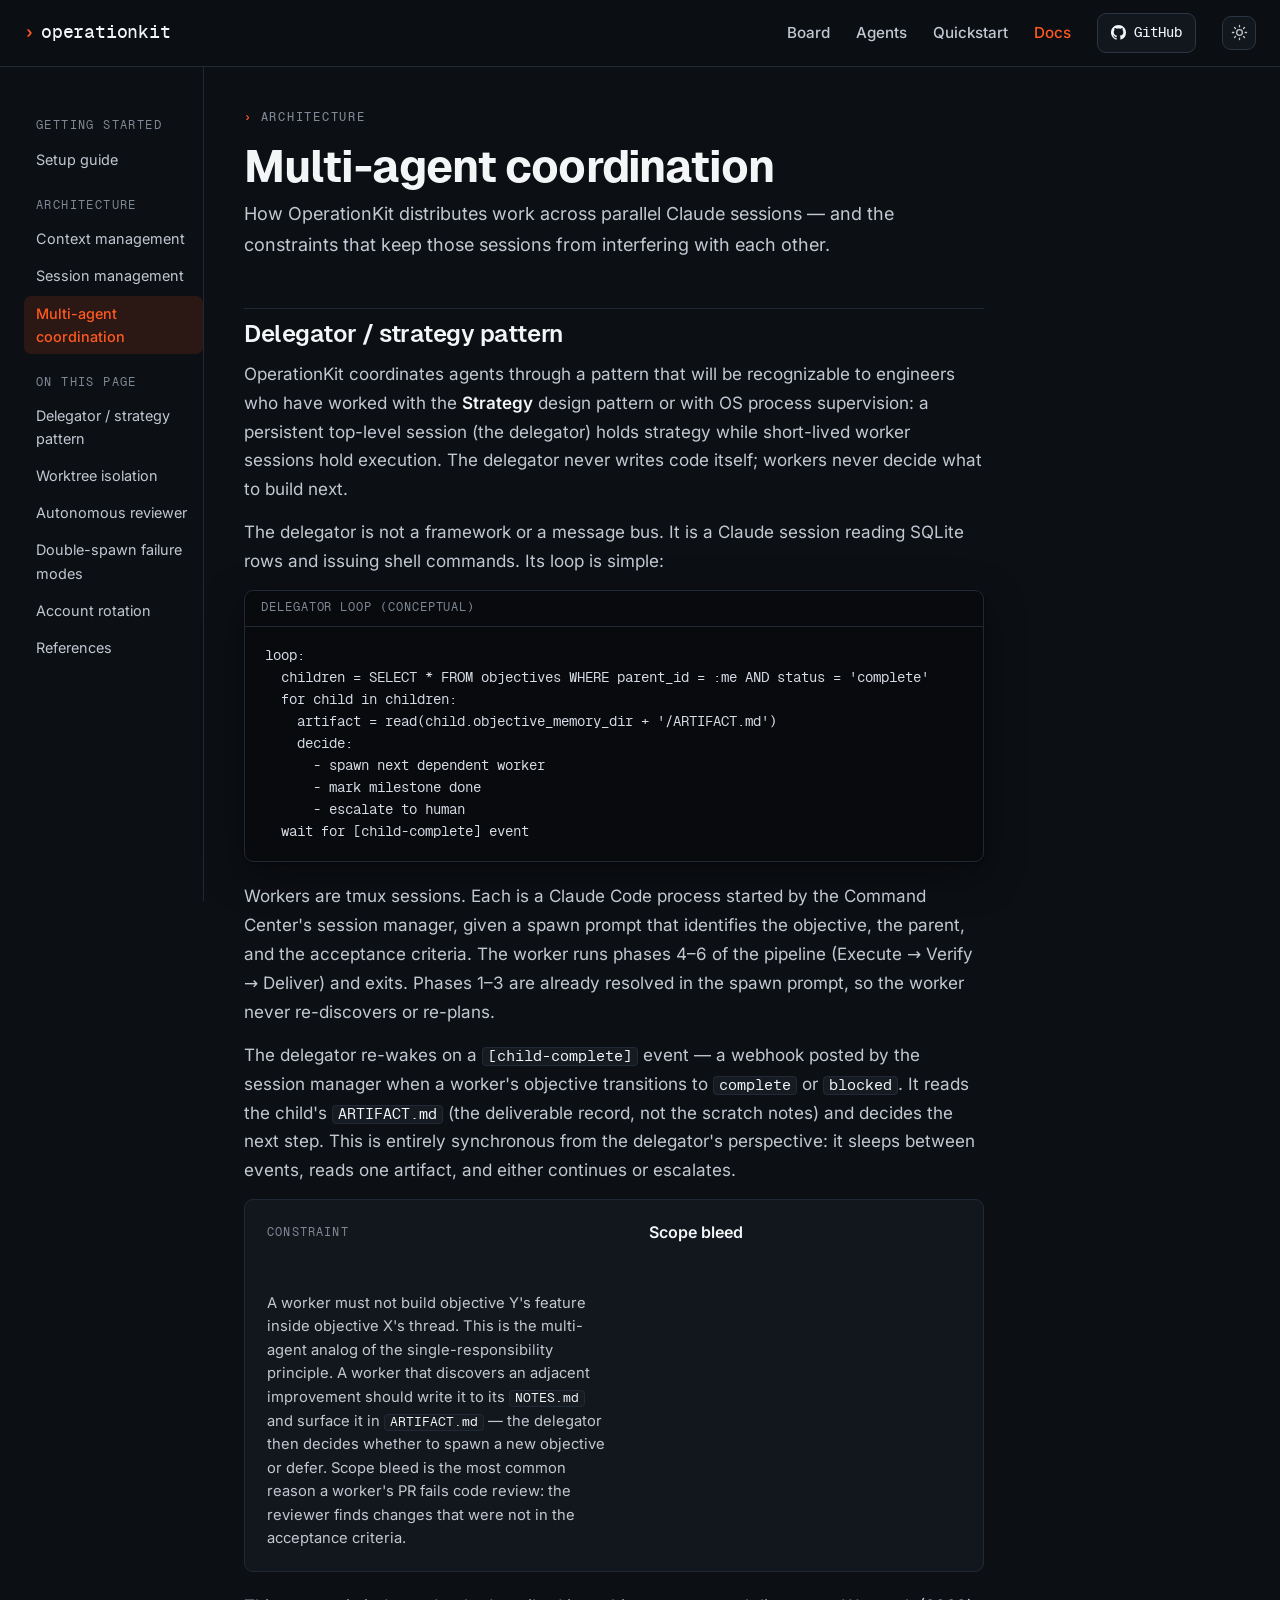
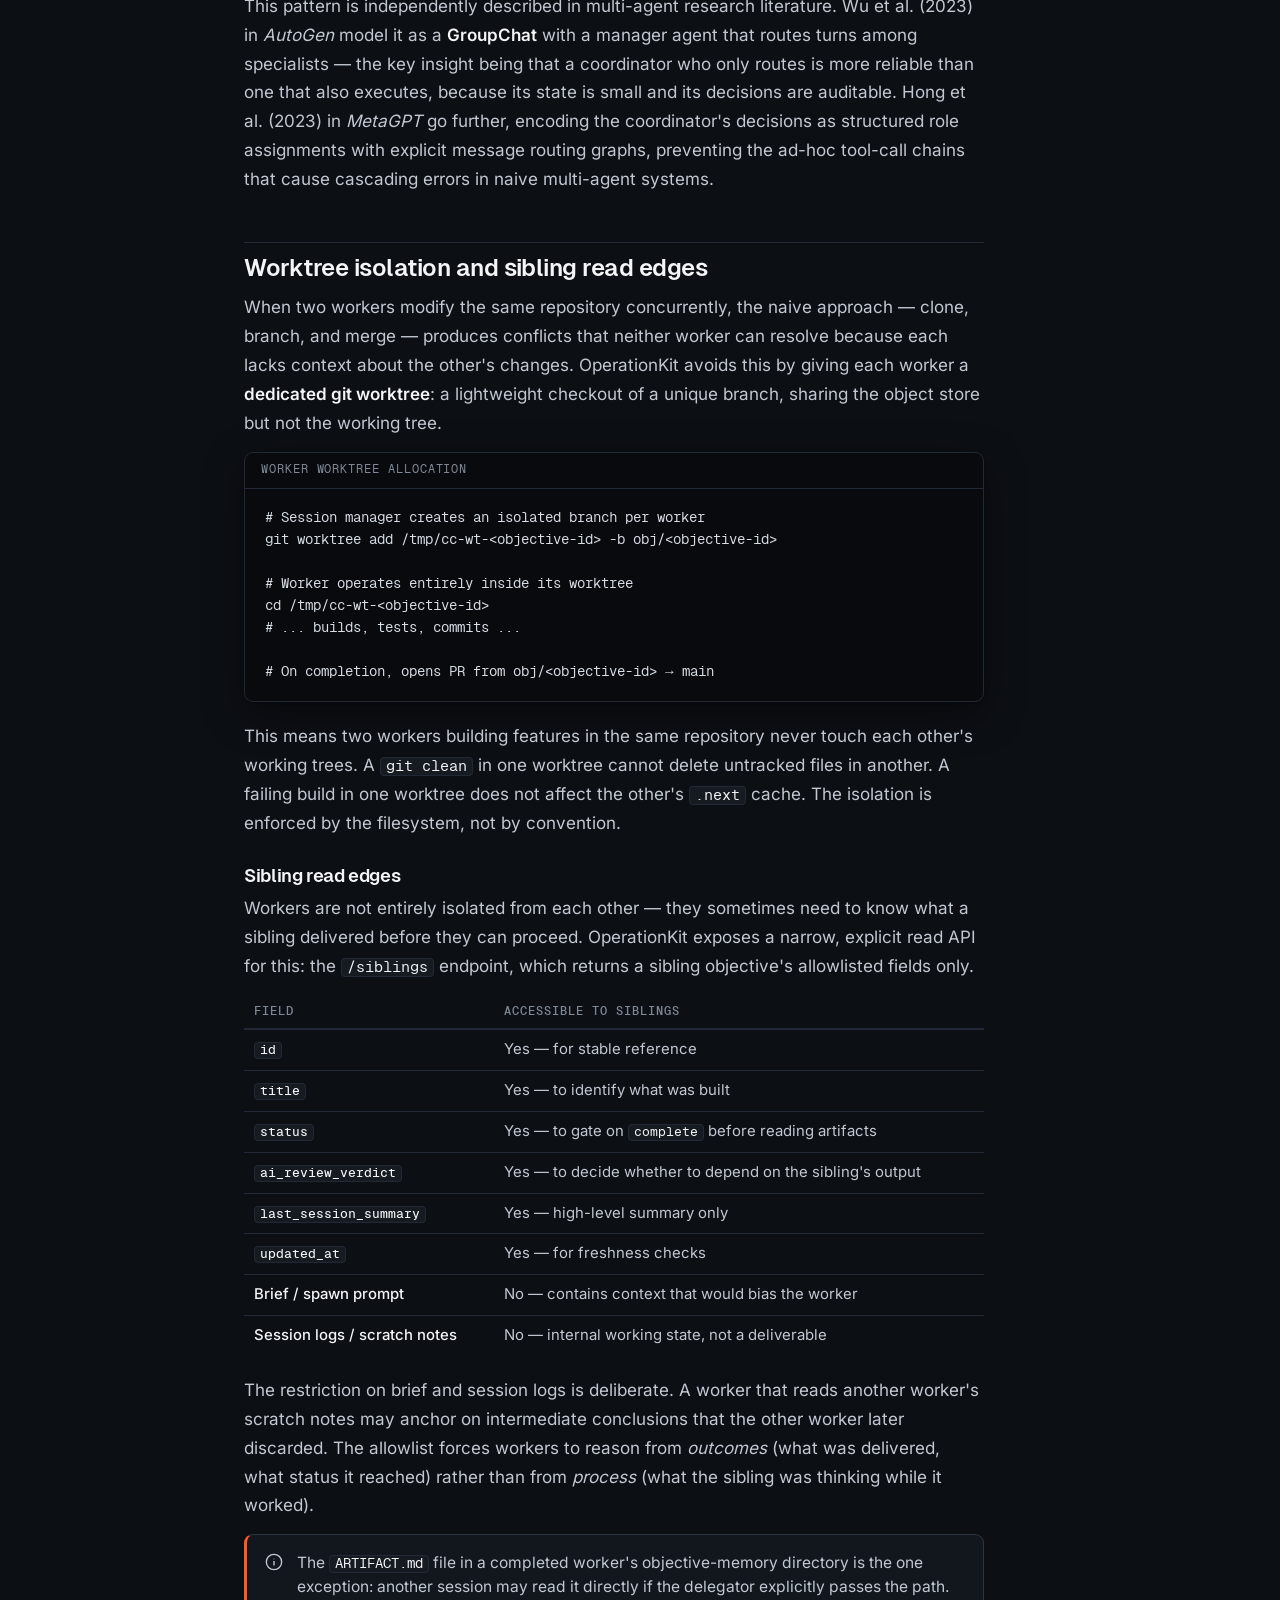
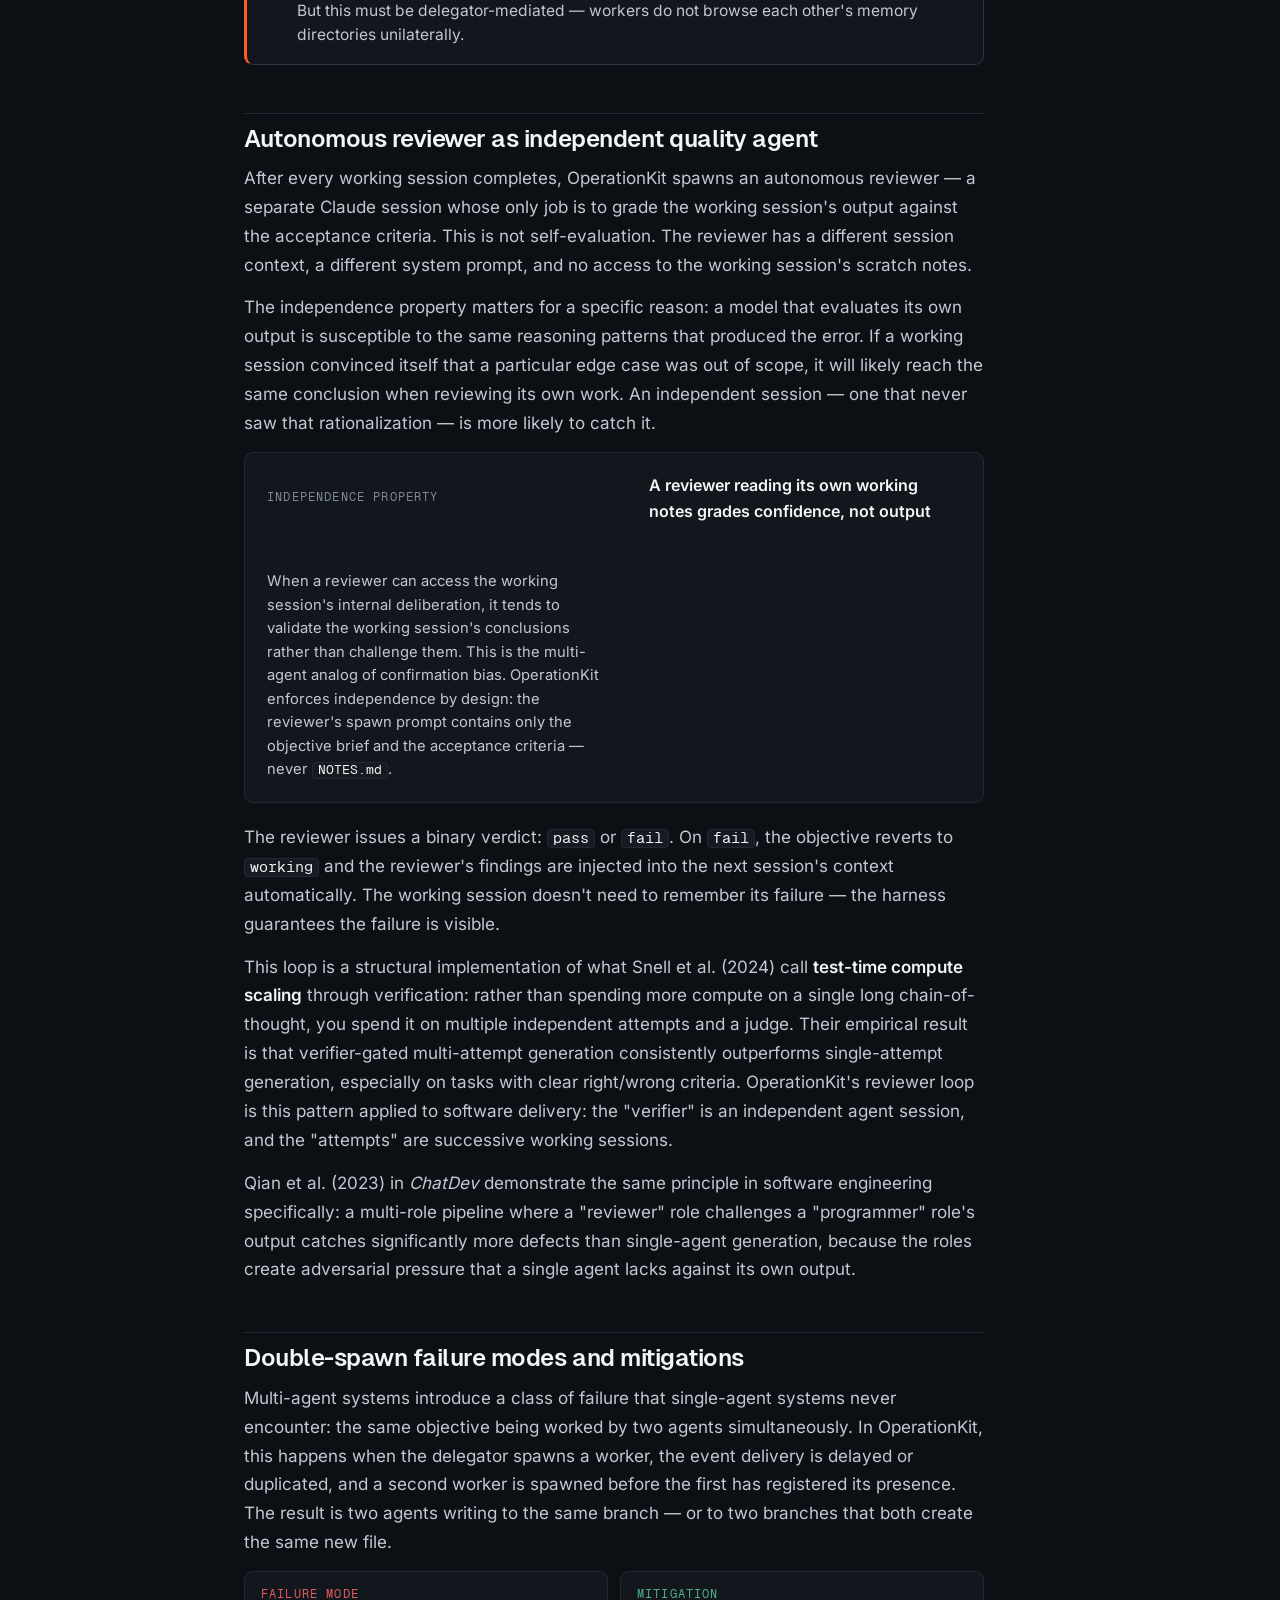
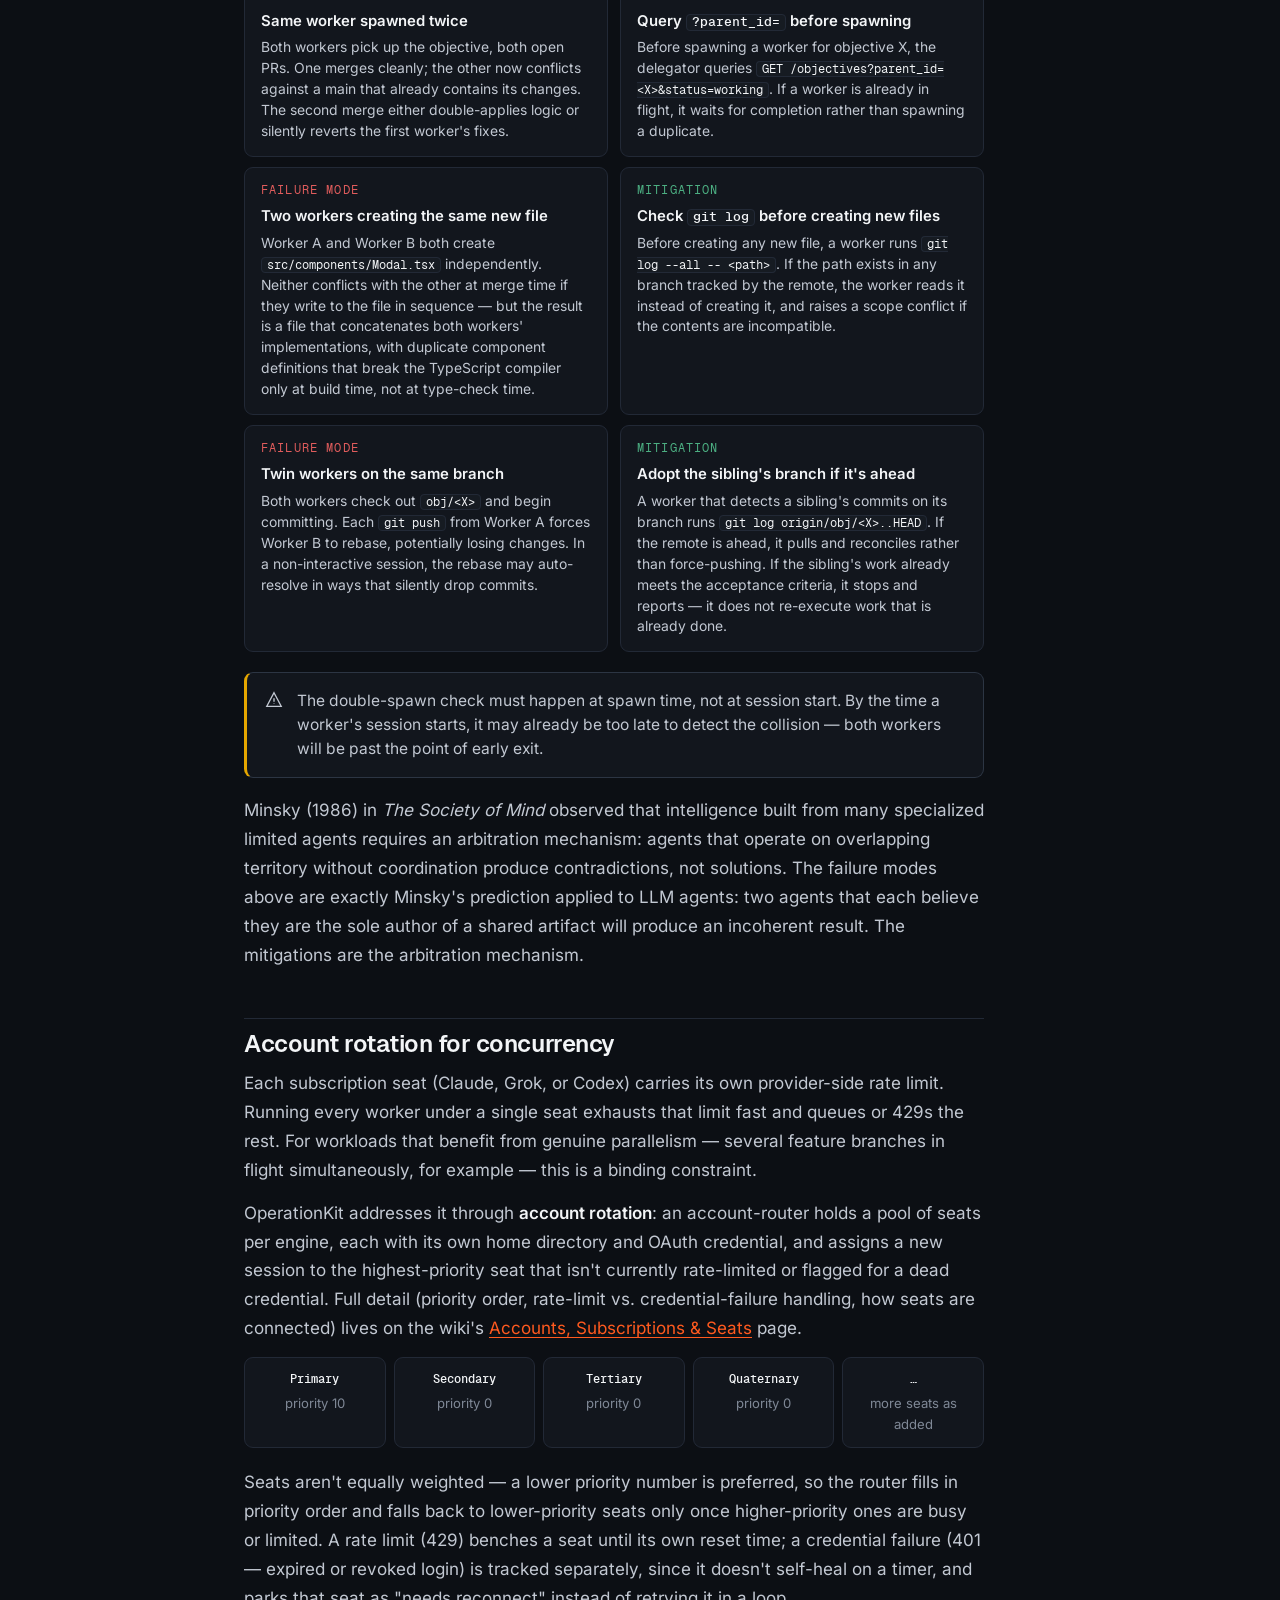
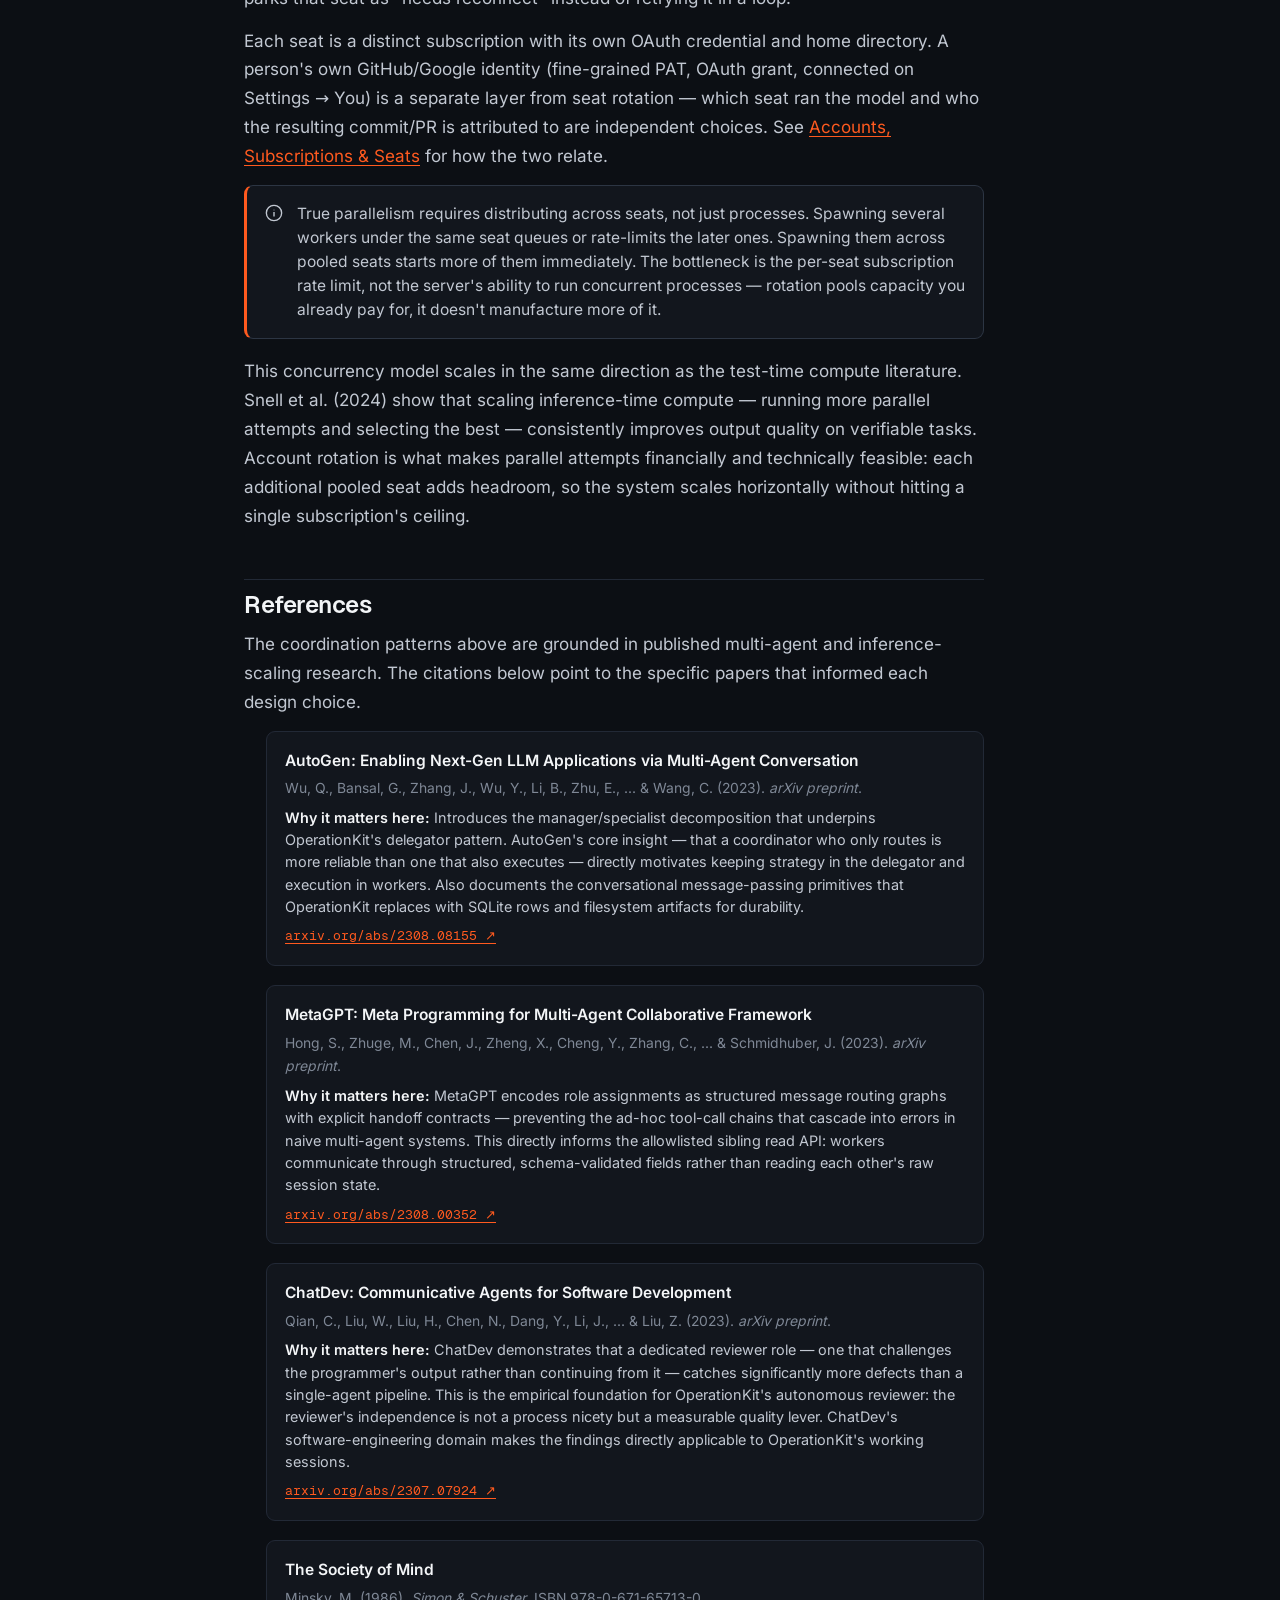
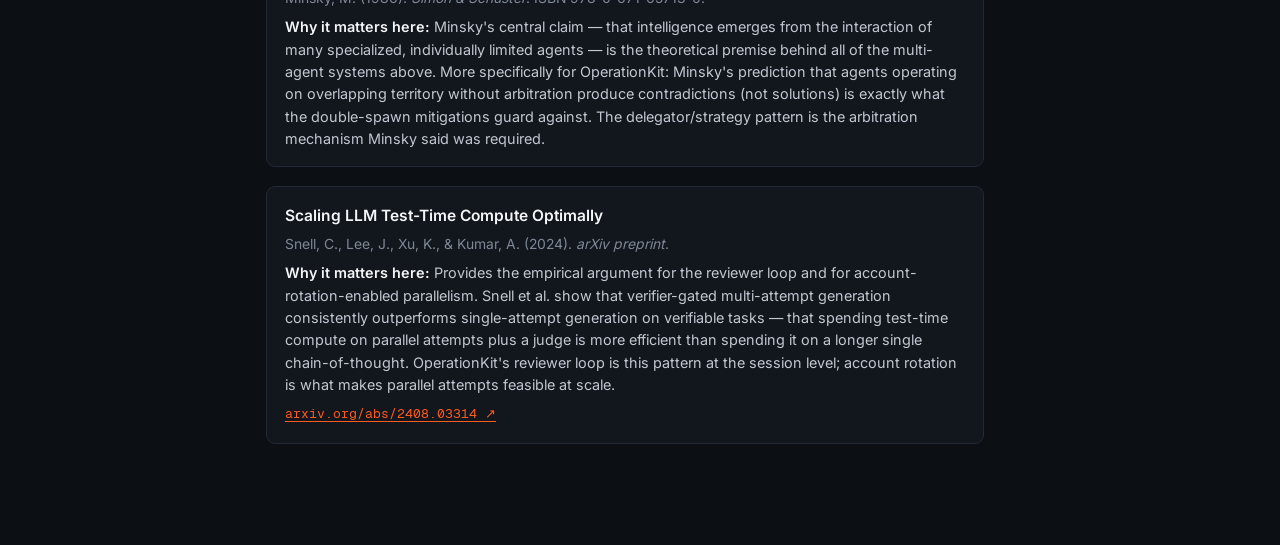
<file: docs/multi-agent/index.html>
<!DOCTYPE html>
<html lang="en">
<head>
  <meta charset="utf-8" />
  <meta name="viewport" content="width=device-width, initial-scale=1" />
  <title>Multi-agent coordination — OperationKit</title>
  <meta name="description" content="How OperationKit orchestrates multiple Claude sessions in parallel: the delegator/strategy pattern, worktree isolation, autonomous review, double-spawn failure modes, and account rotation for concurrency." />
  <meta name="theme-color" content="#0c0f14" />
  <script>(function(){try{if(localStorage.getItem('ok-theme')!=='light')document.documentElement.setAttribute('data-theme','dark');}catch(e){}})();</script>
  <link rel="icon" type="image/svg+xml" href="../../favicon-caret.svg" />
  <link rel="icon" type="image/png" sizes="32x32" href="../../favicon-32.png" />
  <link rel="icon" type="image/png" sizes="16x16" href="../../favicon-16.png" />
  <link rel="apple-touch-icon" sizes="180x180" href="../../apple-touch-icon.png" />
  <link rel="preload" as="font" type="font/woff2" href="../../fonts/geist-sans-700.woff2" crossorigin />
  <link rel="preload" as="font" type="font/woff2" href="../../fonts/geist-mono-500.woff2" crossorigin />
  <link rel="preload" as="font" type="font/woff2" href="../../fonts/inter-400.woff2" crossorigin />
  <link rel="stylesheet" href="../../styles.css" />
  <style>
    /* ── docs-specific layout (shared with docs/index.html) ──────── */
    .docs-layout{display:grid;grid-template-columns:220px 1fr;gap:0;min-height:calc(100vh - 66px);max-width:var(--maxw);margin:0 auto;padding:0 24px}
    @media(max-width:860px){.docs-layout{grid-template-columns:1fr}}
    .docs-nav{position:sticky;top:66px;align-self:start;height:calc(100vh - 66px);overflow-y:auto;padding:32px 0 32px 0;border-right:1px solid var(--border);margin-right:40px}
    @media(max-width:860px){.docs-nav{position:static;border-right:none;border-bottom:1px solid var(--border);margin-right:0;padding:20px 0;height:auto}}
    .docs-nav ul{list-style:none;margin:0;padding:0;display:flex;flex-direction:column;gap:2px}
    .docs-nav li a{display:block;font-size:.9rem;font-family:var(--font-body);color:var(--text);padding:6px 12px;border-radius:7px;transition:background .1s,color .1s}
    .docs-nav li a:hover{color:var(--ink);background:var(--surface-2)}
    .docs-nav li a.active{color:var(--accent);background:var(--accent-tint);font-weight:500}
    .docs-nav .nav-label{font-family:var(--font-mono);font-size:.73rem;letter-spacing:.12em;text-transform:uppercase;color:var(--muted);padding:10px 12px 4px;margin-top:8px}
    .docs-content{padding:40px 0 80px;max-width:740px}
    .docs-content h1{font-size:clamp(2rem,4vw,2.8rem);margin-bottom:8px}
    .docs-content h2{font-size:1.5rem;margin:48px 0 12px;padding-top:12px;border-top:1px solid var(--border)}
    .docs-content h3{font-size:1.15rem;margin:28px 0 8px;color:var(--ink)}
    .docs-content p{margin:0 0 14px;line-height:1.7}
    .docs-content ul,.docs-content ol{margin:0 0 16px;padding-left:22px;line-height:1.7}
    .docs-content li{margin-bottom:5px}
    .docs-content a{color:var(--accent);text-decoration:underline;text-underline-offset:3px}
    .docs-content a:hover{color:var(--accent-press)}
    .docs-content strong{color:var(--ink)}
    .docs-content table{width:100%;border-collapse:collapse;margin:0 0 20px;font-size:.93rem}
    .docs-content th{font-family:var(--font-mono);font-size:.78rem;letter-spacing:.08em;text-transform:uppercase;color:var(--muted);text-align:left;padding:7px 10px;border-bottom:2px solid var(--border)}
    .docs-content td{padding:8px 10px;border-bottom:1px solid var(--border);color:var(--text);vertical-align:top}
    .docs-content td:first-child{color:var(--ink);font-weight:500;white-space:nowrap}
    .docs-content tr:last-child td{border-bottom:none}
    pre{background:var(--term-bg);color:var(--term-text);border-radius:var(--radius-sm);padding:18px 20px;overflow-x:auto;margin:0 0 18px;font-size:.89rem;line-height:1.55;font-family:var(--font-mono)}
    code{font-family:var(--font-mono);font-size:.87em;background:var(--surface-2);border:1px solid var(--border);border-radius:4px;padding:1px 5px;color:var(--ink)}
    pre code{background:none;border:none;padding:0;color:inherit;font-size:inherit}
    .note{display:flex;gap:14px;background:var(--surface);border:1px solid var(--border-strong);border-left:3px solid var(--accent);border-radius:var(--radius-sm);padding:16px 18px;margin:0 0 18px;font-size:.97rem}
    .note.warn{border-left-color:var(--amber)}
    .note-ico{flex:none;width:18px;height:18px;margin-top:2px}
    .note p{margin:0;line-height:1.55}

    /* ── page-specific ─────────────────────────────────────────── */
    .ref-list{list-style:none;margin:0;padding:0;display:flex;flex-direction:column;gap:14px}
    .ref-item{background:var(--surface);border:1px solid var(--border);border-radius:var(--radius-sm);padding:16px 18px}
    .ref-item .ref-title{font-weight:600;color:var(--ink);font-size:.97rem;margin:0 0 3px}
    .ref-item .ref-authors{font-size:.87rem;color:var(--muted);margin:0 0 6px}
    .ref-item .ref-why{font-size:.9rem;color:var(--text);margin:0;line-height:1.55}
    .ref-item .ref-link{display:inline-block;margin-top:8px;font-family:var(--font-mono);font-size:.8rem}

    .deepblock{background:var(--surface);border:1px solid var(--border);border-radius:var(--radius-sm);padding:20px 22px;margin:0 0 20px}
    .deepblock .db-label{font-family:var(--font-mono);font-size:.73rem;letter-spacing:.1em;text-transform:uppercase;color:var(--muted);margin:0 0 8px}
    .deepblock .db-title{font-weight:600;color:var(--ink);font-size:1rem;margin:0 0 8px}
    .deepblock p{font-size:.92rem;color:var(--text);margin:0;line-height:1.6}

    .codeframe{background:var(--term-bg);border:1px solid var(--border);border-radius:var(--radius-sm);overflow:hidden;margin:0 0 20px}
    .codeframe-label{font-family:var(--font-mono);font-size:.73rem;letter-spacing:.08em;text-transform:uppercase;color:var(--muted);padding:8px 16px;border-bottom:1px solid var(--border)}
    .codeframe pre{margin:0;border:none;border-radius:0;background:transparent}

    .failure-grid{display:flex;flex-direction:column;gap:10px;margin:0 0 20px}
    .failure-row{display:grid;grid-template-columns:1fr 1fr;gap:12px}
    @media(max-width:600px){.failure-row{grid-template-columns:1fr}}
    .failure-card{background:var(--surface);border:1px solid var(--border);border-radius:var(--radius-sm);padding:14px 16px}
    .failure-card .fc-label{font-family:var(--font-mono);font-size:.72rem;letter-spacing:.1em;text-transform:uppercase;margin:0 0 5px}
    .failure-card .fc-label.danger{color:#e05c5c}
    .failure-card .fc-label.fix{color:#4caf82}
    .failure-card .fc-title{font-weight:600;color:var(--ink);font-size:.93rem;margin:0 0 4px}
    .failure-card p{font-size:.87rem;color:var(--text);margin:0;line-height:1.5}

    .account-grid{display:grid;grid-template-columns:repeat(5,1fr);gap:8px;margin:0 0 20px}
    @media(max-width:600px){.account-grid{grid-template-columns:repeat(3,1fr)}}
    .account-cell{background:var(--surface);border:1px solid var(--border);border-radius:var(--radius-sm);padding:12px 10px;text-align:center}
    .account-cell .ac-name{font-family:var(--font-mono);font-size:.78rem;color:var(--ink);font-weight:600;margin:0 0 3px}
    .account-cell .ac-slots{font-size:.82rem;color:var(--muted);margin:0}
  </style>
</head>
<body>

  <!-- ============ NAV ============ -->
  <header class="nav">
    <div class="wrap nav-inner">
      <a class="nav-logo" href="../../" aria-label="OperationKit home">
        <span class="wordmark"><span class="caret" aria-hidden="true">›</span>operationkit</span>
      </a>
      <nav class="nav-links" aria-label="Primary">
        <a class="navlink" href="../../#board">Board</a>
        <a class="navlink" href="../../#agents">Agents</a>
        <a class="navlink" href="../../#quickstart">Quickstart</a>
        <a class="navlink" href="../" style="color:var(--accent)">Docs</a>
        <a class="nav-cta" href="https://github.com/m1keluka/OperationKit" rel="noopener">
          <svg viewBox="0 0 16 16" fill="currentColor" aria-hidden="true"><path d="M8 0C3.58 0 0 3.58 0 8c0 3.54 2.29 6.53 5.47 7.59.4.07.55-.17.55-.38 0-.19-.01-.82-.01-1.49-2.01.37-2.53-.49-2.69-.94-.09-.23-.48-.94-.82-1.13-.28-.15-.68-.52-.01-.53.63-.01 1.08.58 1.23.82.72 1.21 1.87.87 2.33.66.07-.52.28-.87.51-1.07-1.78-.2-3.64-.89-3.64-3.95 0-.87.31-1.59.82-2.15-.08-.2-.36-1.02.08-2.12 0 0 .67-.21 2.2.82.64-.18 1.32-.27 2-.27.68 0 1.36.09 2 .27 1.53-1.04 2.2-.82 2.2-.82.44 1.1.16 1.92.08 2.12.51.56.82 1.27.82 2.15 0 3.07-1.87 3.75-3.65 3.95.29.25.54.73.54 1.48 0 1.07-.01 1.93-.01 2.2 0 .21.15.46.55.38A8.01 8.01 0 0 0 16 8c0-4.42-3.58-8-8-8Z"/></svg>
          GitHub
        </a>
        <button class="theme-toggle" type="button" id="themeToggle" aria-label="Toggle light or dark theme" title="Toggle light / dark">
          <svg class="i-moon" viewBox="0 0 24 24" fill="none" stroke="currentColor" stroke-width="1.8" stroke-linecap="round" stroke-linejoin="round" aria-hidden="true"><path d="M21 12.79A9 9 0 1 1 11.21 3 7 7 0 0 0 21 12.79Z"/></svg>
          <svg class="i-sun" viewBox="0 0 24 24" fill="none" stroke="currentColor" stroke-width="1.8" stroke-linecap="round" stroke-linejoin="round" aria-hidden="true"><circle cx="12" cy="12" r="4"/><path d="M12 2v2M12 20v2M4.93 4.93l1.41 1.41M17.66 17.66l1.41 1.41M2 12h2M20 12h2M6.34 17.66l-1.41 1.41M19.07 4.93l-1.41 1.41"/></svg>
        </button>
      </nav>
    </div>
  </header>

  <main>
    <div class="docs-layout">

      <!-- ── SIDEBAR NAV ── -->
      <nav class="docs-nav" aria-label="Docs sections">
        <ul>
          <li><div class="nav-label">Getting started</div></li>
          <li><a href="../">Setup guide</a></li>
          <li><div class="nav-label">Architecture</div></li>
          <li><a href="../context/">Context management</a></li>
          <li><a href="../sessions/">Session management</a></li>
          <li><a href="./" class="active">Multi-agent coordination</a></li>
          <li><div class="nav-label">On this page</div></li>
          <li><a href="#delegator-pattern">Delegator / strategy pattern</a></li>
          <li><a href="#worktree-isolation">Worktree isolation</a></li>
          <li><a href="#autonomous-reviewer">Autonomous reviewer</a></li>
          <li><a href="#double-spawn">Double-spawn failure modes</a></li>
          <li><a href="#account-rotation">Account rotation</a></li>
          <li><a href="#references">References</a></li>
        </ul>
      </nav>

      <!-- ── MAIN CONTENT ── -->
      <article class="docs-content">

        <p class="eyebrow">Architecture</p>
        <h1>Multi-agent coordination</h1>
        <p class="lead" style="margin-bottom:32px">How OperationKit distributes work across parallel Claude sessions — and the constraints that keep those sessions from interfering with each other.</p>

        <!-- DELEGATOR PATTERN -->
        <h2 id="delegator-pattern">Delegator / strategy pattern</h2>
        <p>OperationKit coordinates agents through a pattern that will be recognizable to engineers who have worked with the <strong>Strategy</strong> design pattern or with OS process supervision: a persistent top-level session (the delegator) holds strategy while short-lived worker sessions hold execution. The delegator never writes code itself; workers never decide what to build next.</p>

        <p>The delegator is not a framework or a message bus. It is a Claude session reading SQLite rows and issuing shell commands. Its loop is simple:</p>

        <div class="codeframe">
          <div class="codeframe-label">Delegator loop (conceptual)</div>
          <pre><code>loop:
  children = SELECT * FROM objectives WHERE parent_id = :me AND status = 'complete'
  for child in children:
    artifact = read(child.objective_memory_dir + '/ARTIFACT.md')
    decide:
      - spawn next dependent worker
      - mark milestone done
      - escalate to human
  wait for [child-complete] event</code></pre>
        </div>

        <p>Workers are tmux sessions. Each is a Claude Code process started by the Command Center's session manager, given a spawn prompt that identifies the objective, the parent, and the acceptance criteria. The worker runs phases 4–6 of the pipeline (Execute → Verify → Deliver) and exits. Phases 1–3 are already resolved in the spawn prompt, so the worker never re-discovers or re-plans.</p>

        <p>The delegator re-wakes on a <code>[child-complete]</code> event — a webhook posted by the session manager when a worker's objective transitions to <code>complete</code> or <code>blocked</code>. It reads the child's <code>ARTIFACT.md</code> (the deliverable record, not the scratch notes) and decides the next step. This is entirely synchronous from the delegator's perspective: it sleeps between events, reads one artifact, and either continues or escalates.</p>

        <div class="deepblock">
          <div class="db-label">Constraint</div>
          <div class="db-title">Scope bleed</div>
          <p>A worker must not build objective Y's feature inside objective X's thread. This is the multi-agent analog of the single-responsibility principle. A worker that discovers an adjacent improvement should write it to its <code>NOTES.md</code> and surface it in <code>ARTIFACT.md</code> — the delegator then decides whether to spawn a new objective or defer. Scope bleed is the most common reason a worker's PR fails code review: the reviewer finds changes that were not in the acceptance criteria.</p>
        </div>

        <p>This pattern is independently described in multi-agent research literature. Wu et al. (2023) in <em>AutoGen</em> model it as a <strong>GroupChat</strong> with a manager agent that routes turns among specialists — the key insight being that a coordinator who only routes is more reliable than one that also executes, because its state is small and its decisions are auditable. Hong et al. (2023) in <em>MetaGPT</em> go further, encoding the coordinator's decisions as structured role assignments with explicit message routing graphs, preventing the ad-hoc tool-call chains that cause cascading errors in naive multi-agent systems.</p>

        <!-- WORKTREE ISOLATION -->
        <h2 id="worktree-isolation">Worktree isolation and sibling read edges</h2>
        <p>When two workers modify the same repository concurrently, the naive approach — clone, branch, and merge — produces conflicts that neither worker can resolve because each lacks context about the other's changes. OperationKit avoids this by giving each worker a <strong>dedicated git worktree</strong>: a lightweight checkout of a unique branch, sharing the object store but not the working tree.</p>

        <div class="codeframe">
          <div class="codeframe-label">Worker worktree allocation</div>
          <pre><code># Session manager creates an isolated branch per worker
git worktree add /tmp/cc-wt-&lt;objective-id&gt; -b obj/&lt;objective-id&gt;

# Worker operates entirely inside its worktree
cd /tmp/cc-wt-&lt;objective-id&gt;
# ... builds, tests, commits ...

# On completion, opens PR from obj/&lt;objective-id&gt; → main</code></pre>
        </div>

        <p>This means two workers building features in the same repository never touch each other's working trees. A <code>git clean</code> in one worktree cannot delete untracked files in another. A failing build in one worktree does not affect the other's <code>.next</code> cache. The isolation is enforced by the filesystem, not by convention.</p>

        <h3>Sibling read edges</h3>
        <p>Workers are not entirely isolated from each other — they sometimes need to know what a sibling delivered before they can proceed. OperationKit exposes a narrow, explicit read API for this: the <code>/siblings</code> endpoint, which returns a sibling objective's allowlisted fields only.</p>

        <table>
          <thead>
            <tr><th>Field</th><th>Accessible to siblings</th></tr>
          </thead>
          <tbody>
            <tr>
              <td><code>id</code></td>
              <td>Yes — for stable reference</td>
            </tr>
            <tr>
              <td><code>title</code></td>
              <td>Yes — to identify what was built</td>
            </tr>
            <tr>
              <td><code>status</code></td>
              <td>Yes — to gate on <code>complete</code> before reading artifacts</td>
            </tr>
            <tr>
              <td><code>ai_review_verdict</code></td>
              <td>Yes — to decide whether to depend on the sibling's output</td>
            </tr>
            <tr>
              <td><code>last_session_summary</code></td>
              <td>Yes — high-level summary only</td>
            </tr>
            <tr>
              <td><code>updated_at</code></td>
              <td>Yes — for freshness checks</td>
            </tr>
            <tr>
              <td>Brief / spawn prompt</td>
              <td>No — contains context that would bias the worker</td>
            </tr>
            <tr>
              <td>Session logs / scratch notes</td>
              <td>No — internal working state, not a deliverable</td>
            </tr>
          </tbody>
        </table>

        <p>The restriction on brief and session logs is deliberate. A worker that reads another worker's scratch notes may anchor on intermediate conclusions that the other worker later discarded. The allowlist forces workers to reason from <em>outcomes</em> (what was delivered, what status it reached) rather than from <em>process</em> (what the sibling was thinking while it worked).</p>

        <div class="note">
          <svg class="note-ico" viewBox="0 0 20 20" fill="none" stroke="currentColor" stroke-width="1.5" aria-hidden="true"><circle cx="10" cy="10" r="8.5"/><path d="M10 9v5M10 6.5v.5"/></svg>
          <p>The <code>ARTIFACT.md</code> file in a completed worker's objective-memory directory is the one exception: another session may read it directly if the delegator explicitly passes the path. But this must be delegator-mediated — workers do not browse each other's memory directories unilaterally.</p>
        </div>

        <!-- AUTONOMOUS REVIEWER -->
        <h2 id="autonomous-reviewer">Autonomous reviewer as independent quality agent</h2>
        <p>After every working session completes, OperationKit spawns an autonomous reviewer — a separate Claude session whose only job is to grade the working session's output against the acceptance criteria. This is not self-evaluation. The reviewer has a different session context, a different system prompt, and no access to the working session's scratch notes.</p>

        <p>The independence property matters for a specific reason: a model that evaluates its own output is susceptible to the same reasoning patterns that produced the error. If a working session convinced itself that a particular edge case was out of scope, it will likely reach the same conclusion when reviewing its own work. An independent session — one that never saw that rationalization — is more likely to catch it.</p>

        <div class="deepblock">
          <div class="db-label">Independence property</div>
          <div class="db-title">A reviewer reading its own working notes grades confidence, not output</div>
          <p>When a reviewer can access the working session's internal deliberation, it tends to validate the working session's conclusions rather than challenge them. This is the multi-agent analog of confirmation bias. OperationKit enforces independence by design: the reviewer's spawn prompt contains only the objective brief and the acceptance criteria — never <code>NOTES.md</code>.</p>
        </div>

        <p>The reviewer issues a binary verdict: <code>pass</code> or <code>fail</code>. On <code>fail</code>, the objective reverts to <code>working</code> and the reviewer's findings are injected into the next session's context automatically. The working session doesn't need to remember its failure — the harness guarantees the failure is visible.</p>

        <p>This loop is a structural implementation of what Snell et al. (2024) call <strong>test-time compute scaling</strong> through verification: rather than spending more compute on a single long chain-of-thought, you spend it on multiple independent attempts and a judge. Their empirical result is that verifier-gated multi-attempt generation consistently outperforms single-attempt generation, especially on tasks with clear right/wrong criteria. OperationKit's reviewer loop is this pattern applied to software delivery: the "verifier" is an independent agent session, and the "attempts" are successive working sessions.</p>

        <p>Qian et al. (2023) in <em>ChatDev</em> demonstrate the same principle in software engineering specifically: a multi-role pipeline where a "reviewer" role challenges a "programmer" role's output catches significantly more defects than single-agent generation, because the roles create adversarial pressure that a single agent lacks against its own output.</p>

        <!-- DOUBLE-SPAWN -->
        <h2 id="double-spawn">Double-spawn failure modes and mitigations</h2>
        <p>Multi-agent systems introduce a class of failure that single-agent systems never encounter: the same objective being worked by two agents simultaneously. In OperationKit, this happens when the delegator spawns a worker, the event delivery is delayed or duplicated, and a second worker is spawned before the first has registered its presence. The result is two agents writing to the same branch — or to two branches that both create the same new file.</p>

        <div class="failure-grid">
          <div class="failure-row">
            <div class="failure-card">
              <div class="fc-label danger">Failure mode</div>
              <div class="fc-title">Same worker spawned twice</div>
              <p>Both workers pick up the objective, both open PRs. One merges cleanly; the other now conflicts against a main that already contains its changes. The second merge either double-applies logic or silently reverts the first worker's fixes.</p>
            </div>
            <div class="failure-card">
              <div class="fc-label fix">Mitigation</div>
              <div class="fc-title">Query <code>?parent_id=</code> before spawning</div>
              <p>Before spawning a worker for objective X, the delegator queries <code>GET /objectives?parent_id=&lt;X&gt;&amp;status=working</code>. If a worker is already in flight, it waits for completion rather than spawning a duplicate.</p>
            </div>
          </div>
          <div class="failure-row">
            <div class="failure-card">
              <div class="fc-label danger">Failure mode</div>
              <div class="fc-title">Two workers creating the same new file</div>
              <p>Worker A and Worker B both create <code>src/components/Modal.tsx</code> independently. Neither conflicts with the other at merge time if they write to the file in sequence — but the result is a file that concatenates both workers' implementations, with duplicate component definitions that break the TypeScript compiler only at build time, not at type-check time.</p>
            </div>
            <div class="failure-card">
              <div class="fc-label fix">Mitigation</div>
              <div class="fc-title">Check <code>git log</code> before creating new files</div>
              <p>Before creating any new file, a worker runs <code>git log --all -- &lt;path&gt;</code>. If the path exists in any branch tracked by the remote, the worker reads it instead of creating it, and raises a scope conflict if the contents are incompatible.</p>
            </div>
          </div>
          <div class="failure-row">
            <div class="failure-card">
              <div class="fc-label danger">Failure mode</div>
              <div class="fc-title">Twin workers on the same branch</div>
              <p>Both workers check out <code>obj/&lt;X&gt;</code> and begin committing. Each <code>git push</code> from Worker A forces Worker B to rebase, potentially losing changes. In a non-interactive session, the rebase may auto-resolve in ways that silently drop commits.</p>
            </div>
            <div class="failure-card">
              <div class="fc-label fix">Mitigation</div>
              <div class="fc-title">Adopt the sibling's branch if it's ahead</div>
              <p>A worker that detects a sibling's commits on its branch runs <code>git log origin/obj/&lt;X&gt;..HEAD</code>. If the remote is ahead, it pulls and reconciles rather than force-pushing. If the sibling's work already meets the acceptance criteria, it stops and reports — it does not re-execute work that is already done.</p>
            </div>
          </div>
        </div>

        <div class="note warn">
          <svg class="note-ico" viewBox="0 0 20 20" fill="none" stroke="currentColor" stroke-width="1.5" aria-hidden="true"><path d="M10 2L18 17H2L10 2Z"/><path d="M10 8v4M10 14v.5"/></svg>
          <p>The double-spawn check must happen at spawn time, not at session start. By the time a worker's session starts, it may already be too late to detect the collision — both workers will be past the point of early exit.</p>
        </div>

        <p>Minsky (1986) in <em>The Society of Mind</em> observed that intelligence built from many specialized limited agents requires an arbitration mechanism: agents that operate on overlapping territory without coordination produce contradictions, not solutions. The failure modes above are exactly Minsky's prediction applied to LLM agents: two agents that each believe they are the sole author of a shared artifact will produce an incoherent result. The mitigations are the arbitration mechanism.</p>

        <!-- ACCOUNT ROTATION -->
        <h2 id="account-rotation">Account rotation for concurrency</h2>
        <p>Each subscription seat (Claude, Grok, or Codex) carries its own provider-side rate limit. Running every worker under a single seat exhausts that limit fast and queues or 429s the rest. For workloads that benefit from genuine parallelism — several feature branches in flight simultaneously, for example — this is a binding constraint.</p>

        <p>OperationKit addresses it through <strong>account rotation</strong>: an account-router holds a pool of seats per engine, each with its own home directory and OAuth credential, and assigns a new session to the highest-priority seat that isn't currently rate-limited or flagged for a dead credential. Full detail (priority order, rate-limit vs. credential-failure handling, how seats are connected) lives on the wiki's <a href="https://github.com/m1keluka/OperationKit/wiki/Accounts-Subscriptions-and-Seats">Accounts, Subscriptions &amp; Seats</a> page.</p>

        <div class="account-grid">
          <div class="account-cell">
            <div class="ac-name">Primary</div>
            <div class="ac-slots">priority 10</div>
          </div>
          <div class="account-cell">
            <div class="ac-name">Secondary</div>
            <div class="ac-slots">priority 0</div>
          </div>
          <div class="account-cell">
            <div class="ac-name">Tertiary</div>
            <div class="ac-slots">priority 0</div>
          </div>
          <div class="account-cell">
            <div class="ac-name">Quaternary</div>
            <div class="ac-slots">priority 0</div>
          </div>
          <div class="account-cell">
            <div class="ac-name">…</div>
            <div class="ac-slots">more seats as added</div>
          </div>
        </div>

        <p>Seats aren't equally weighted — a lower priority number is preferred, so the router fills in priority order and falls back to lower-priority seats only once higher-priority ones are busy or limited. A rate limit (429) benches a seat until its own reset time; a credential failure (401 — expired or revoked login) is tracked separately, since it doesn't self-heal on a timer, and parks that seat as "needs reconnect" instead of retrying it in a loop.</p>

        <p>Each seat is a distinct subscription with its own OAuth credential and home directory. A person's own GitHub/Google identity (fine-grained PAT, OAuth grant, connected on Settings → You) is a separate layer from seat rotation — which seat ran the model and who the resulting commit/PR is attributed to are independent choices. See <a href="https://github.com/m1keluka/OperationKit/wiki/Accounts-Subscriptions-and-Seats">Accounts, Subscriptions &amp; Seats</a> for how the two relate.</p>

        <div class="note">
          <svg class="note-ico" viewBox="0 0 20 20" fill="none" stroke="currentColor" stroke-width="1.5" aria-hidden="true"><circle cx="10" cy="10" r="8.5"/><path d="M10 9v5M10 6.5v.5"/></svg>
          <p>True parallelism requires distributing across seats, not just processes. Spawning several workers under the same seat queues or rate-limits the later ones. Spawning them across pooled seats starts more of them immediately. The bottleneck is the per-seat subscription rate limit, not the server's ability to run concurrent processes — rotation pools capacity you already pay for, it doesn't manufacture more of it.</p>
        </div>

        <p>This concurrency model scales in the same direction as the test-time compute literature. Snell et al. (2024) show that scaling inference-time compute — running more parallel attempts and selecting the best — consistently improves output quality on verifiable tasks. Account rotation is what makes parallel attempts financially and technically feasible: each additional pooled seat adds headroom, so the system scales horizontally without hitting a single subscription's ceiling.</p>

        <!-- REFERENCES -->
        <h2 id="references">References</h2>
        <p>The coordination patterns above are grounded in published multi-agent and inference-scaling research. The citations below point to the specific papers that informed each design choice.</p>

        <ul class="ref-list">
          <li class="ref-item">
            <p class="ref-title">AutoGen: Enabling Next-Gen LLM Applications via Multi-Agent Conversation</p>
            <p class="ref-authors">Wu, Q., Bansal, G., Zhang, J., Wu, Y., Li, B., Zhu, E., … &amp; Wang, C. (2023). <em>arXiv preprint</em>.</p>
            <p class="ref-why"><strong>Why it matters here:</strong> Introduces the manager/specialist decomposition that underpins OperationKit's delegator pattern. AutoGen's core insight — that a coordinator who only routes is more reliable than one that also executes — directly motivates keeping strategy in the delegator and execution in workers. Also documents the conversational message-passing primitives that OperationKit replaces with SQLite rows and filesystem artifacts for durability.</p>
            <a class="ref-link" href="https://arxiv.org/abs/2308.08155" rel="noopener" target="_blank">arxiv.org/abs/2308.08155 ↗</a>
          </li>

          <li class="ref-item">
            <p class="ref-title">MetaGPT: Meta Programming for Multi-Agent Collaborative Framework</p>
            <p class="ref-authors">Hong, S., Zhuge, M., Chen, J., Zheng, X., Cheng, Y., Zhang, C., … &amp; Schmidhuber, J. (2023). <em>arXiv preprint</em>.</p>
            <p class="ref-why"><strong>Why it matters here:</strong> MetaGPT encodes role assignments as structured message routing graphs with explicit handoff contracts — preventing the ad-hoc tool-call chains that cascade into errors in naive multi-agent systems. This directly informs the allowlisted sibling read API: workers communicate through structured, schema-validated fields rather than reading each other's raw session state.</p>
            <a class="ref-link" href="https://arxiv.org/abs/2308.00352" rel="noopener" target="_blank">arxiv.org/abs/2308.00352 ↗</a>
          </li>

          <li class="ref-item">
            <p class="ref-title">ChatDev: Communicative Agents for Software Development</p>
            <p class="ref-authors">Qian, C., Liu, W., Liu, H., Chen, N., Dang, Y., Li, J., … &amp; Liu, Z. (2023). <em>arXiv preprint</em>.</p>
            <p class="ref-why"><strong>Why it matters here:</strong> ChatDev demonstrates that a dedicated reviewer role — one that challenges the programmer's output rather than continuing from it — catches significantly more defects than a single-agent pipeline. This is the empirical foundation for OperationKit's autonomous reviewer: the reviewer's independence is not a process nicety but a measurable quality lever. ChatDev's software-engineering domain makes the findings directly applicable to OperationKit's working sessions.</p>
            <a class="ref-link" href="https://arxiv.org/abs/2307.07924" rel="noopener" target="_blank">arxiv.org/abs/2307.07924 ↗</a>
          </li>

          <li class="ref-item">
            <p class="ref-title">The Society of Mind</p>
            <p class="ref-authors">Minsky, M. (1986). <em>Simon &amp; Schuster</em>. ISBN 978-0-671-65713-0.</p>
            <p class="ref-why"><strong>Why it matters here:</strong> Minsky's central claim — that intelligence emerges from the interaction of many specialized, individually limited agents — is the theoretical premise behind all of the multi-agent systems above. More specifically for OperationKit: Minsky's prediction that agents operating on overlapping territory without arbitration produce contradictions (not solutions) is exactly what the double-spawn mitigations guard against. The delegator/strategy pattern is the arbitration mechanism Minsky said was required.</p>
          </li>

          <li class="ref-item">
            <p class="ref-title">Scaling LLM Test-Time Compute Optimally</p>
            <p class="ref-authors">Snell, C., Lee, J., Xu, K., &amp; Kumar, A. (2024). <em>arXiv preprint</em>.</p>
            <p class="ref-why"><strong>Why it matters here:</strong> Provides the empirical argument for the reviewer loop and for account-rotation-enabled parallelism. Snell et al. show that verifier-gated multi-attempt generation consistently outperforms single-attempt generation on verifiable tasks — that spending test-time compute on parallel attempts plus a judge is more efficient than spending it on a longer single chain-of-thought. OperationKit's reviewer loop is this pattern at the session level; account rotation is what makes parallel attempts feasible at scale.</p>
            <a class="ref-link" href="https://arxiv.org/abs/2408.03314" rel="noopener" target="_blank">arxiv.org/abs/2408.03314 ↗</a>
          </li>
        </ul>

      </article>
    </div>
  </main>

  <script>
    // Theme toggle (shared behavior)
    const btn = document.getElementById('themeToggle');
    if (btn) {
      btn.addEventListener('click', () => {
        const isDark = document.documentElement.getAttribute('data-theme') === 'dark';
        const next = isDark ? 'light' : 'dark';
        document.documentElement.setAttribute('data-theme', next);
        try { localStorage.setItem('ok-theme', next); } catch(e) {}
      });
    }
    // Active section tracking
    const sections = document.querySelectorAll('h2[id], h3[id]');
    const navLinks = document.querySelectorAll('.docs-nav a[href^="#"]');
    if (sections.length && navLinks.length) {
      const obs = new IntersectionObserver(entries => {
        entries.forEach(e => {
          if (e.isIntersecting) {
            navLinks.forEach(l => l.classList.remove('active'));
            const a = document.querySelector(`.docs-nav a[href="#${e.target.id}"]`);
            if (a) a.classList.add('active');
          }
        });
      }, { rootMargin: '-20% 0px -70% 0px' });
      sections.forEach(s => obs.observe(s));
    }
  </script>
</body>
</html>
</file>
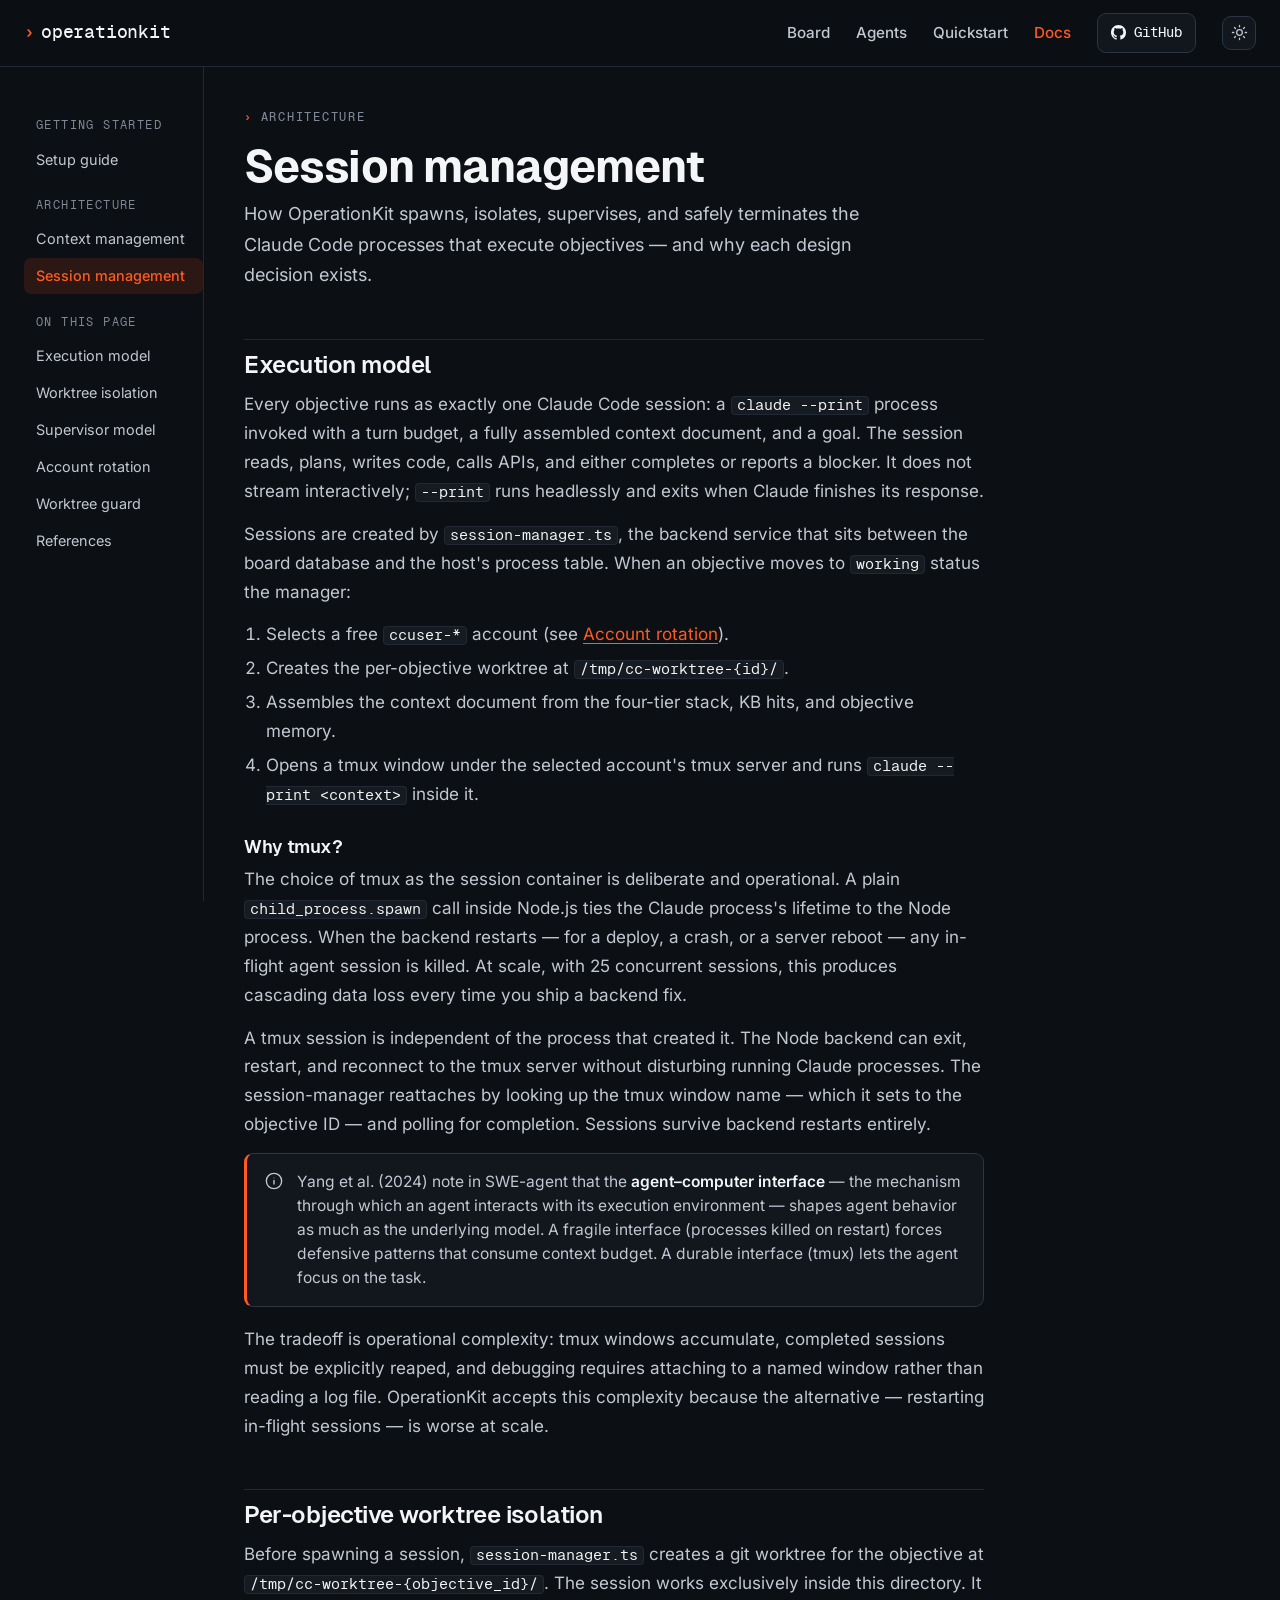
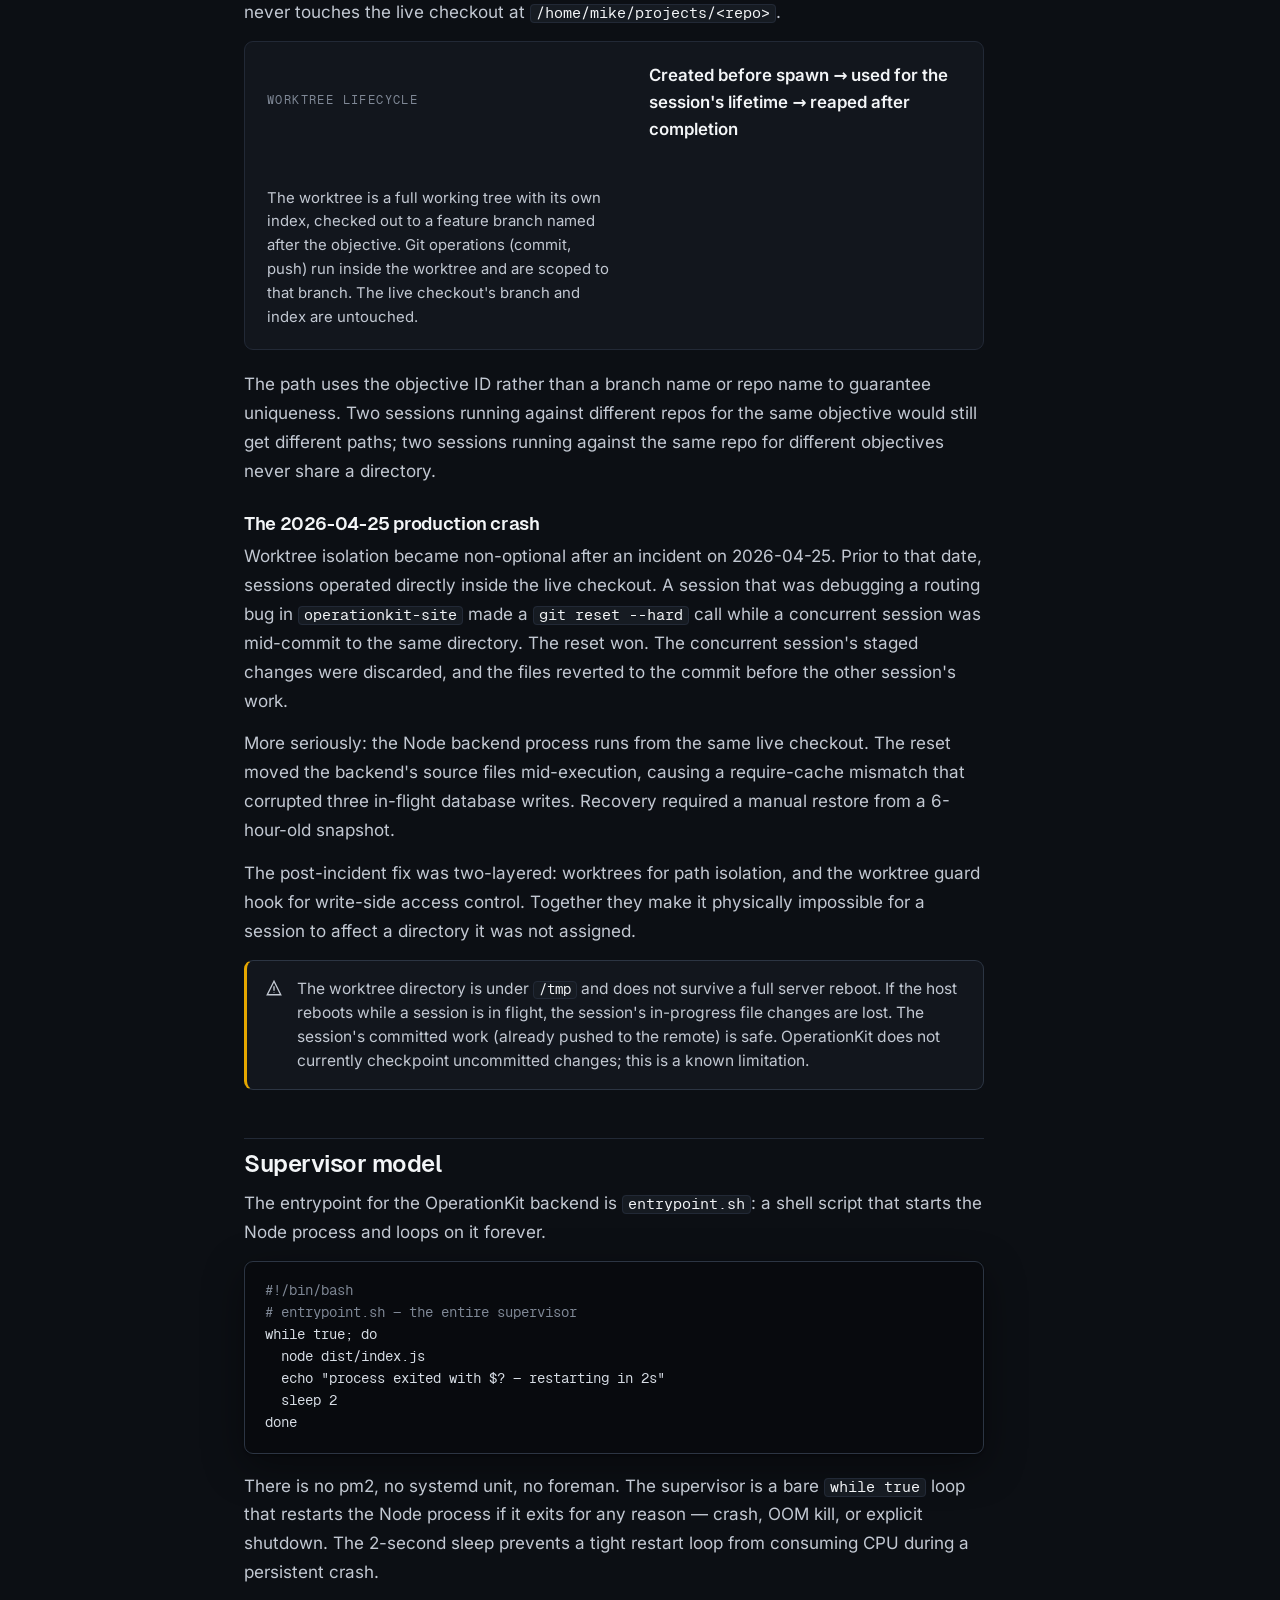
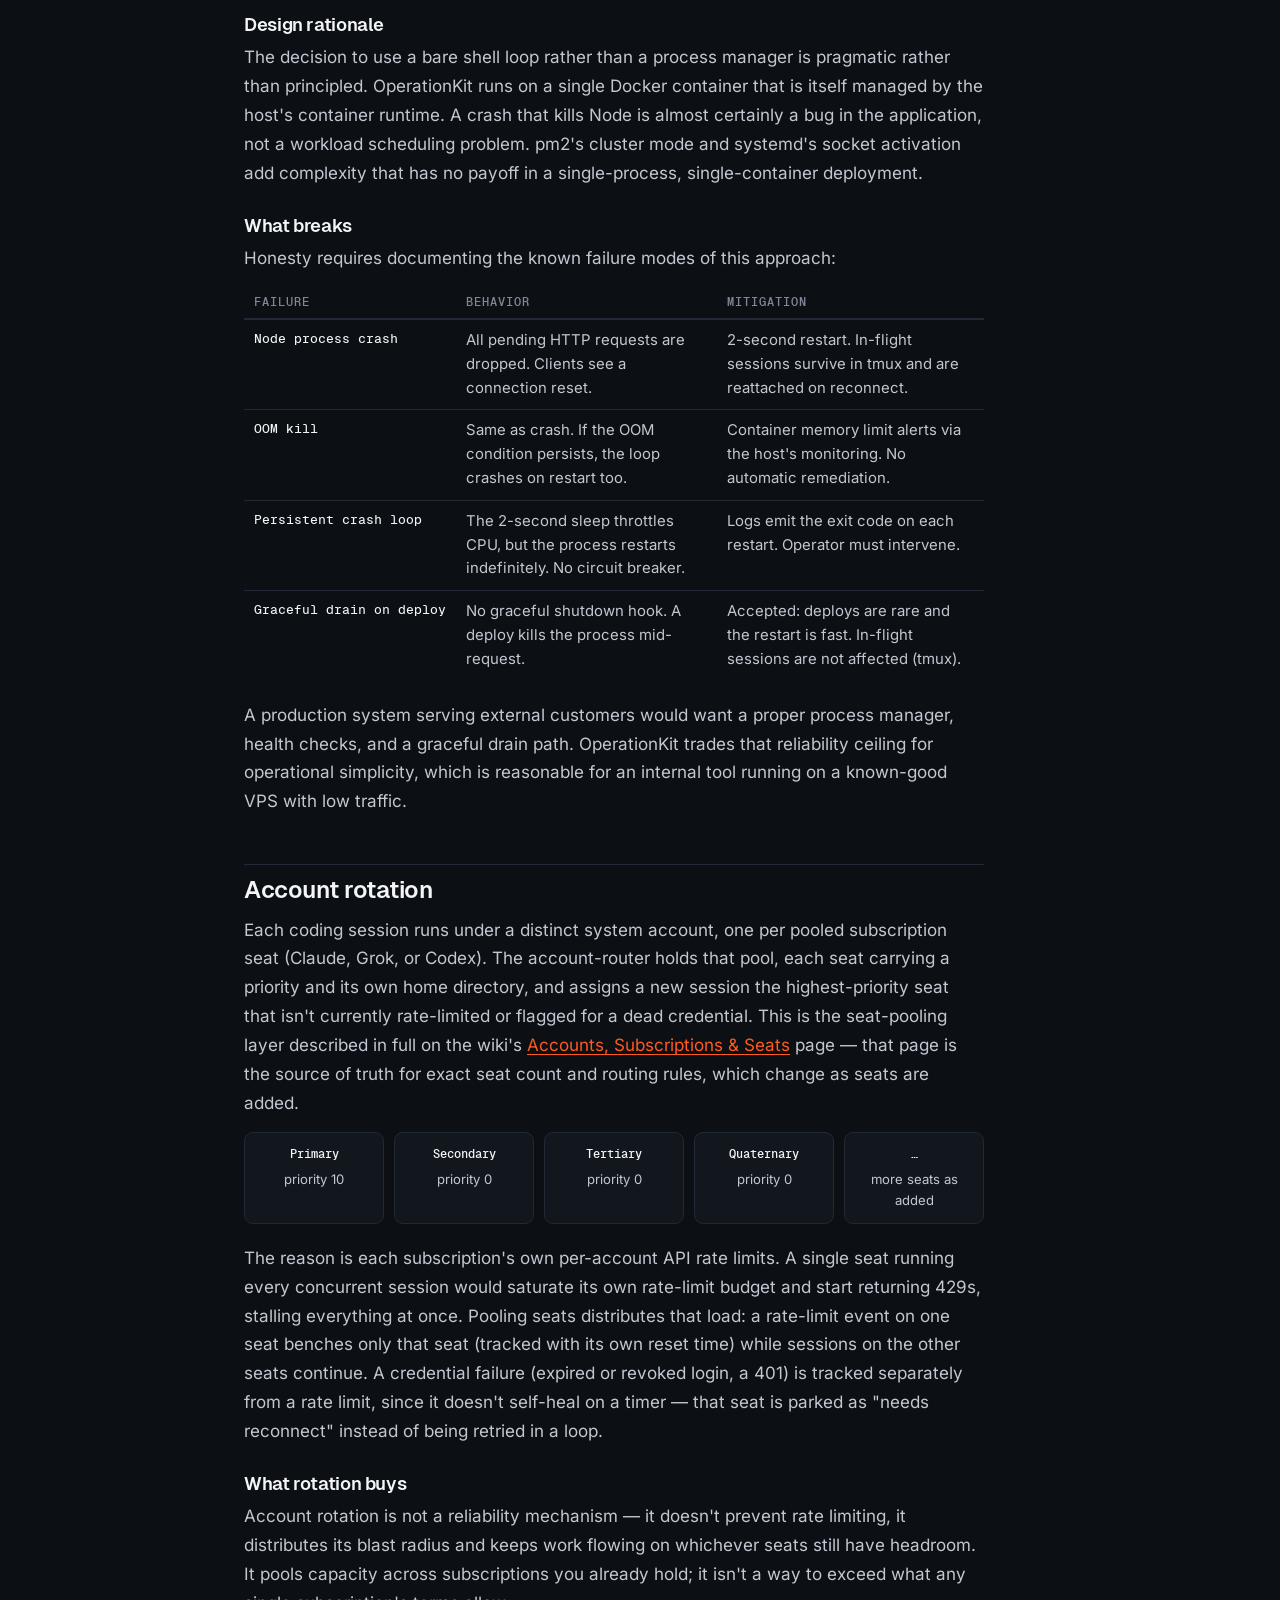
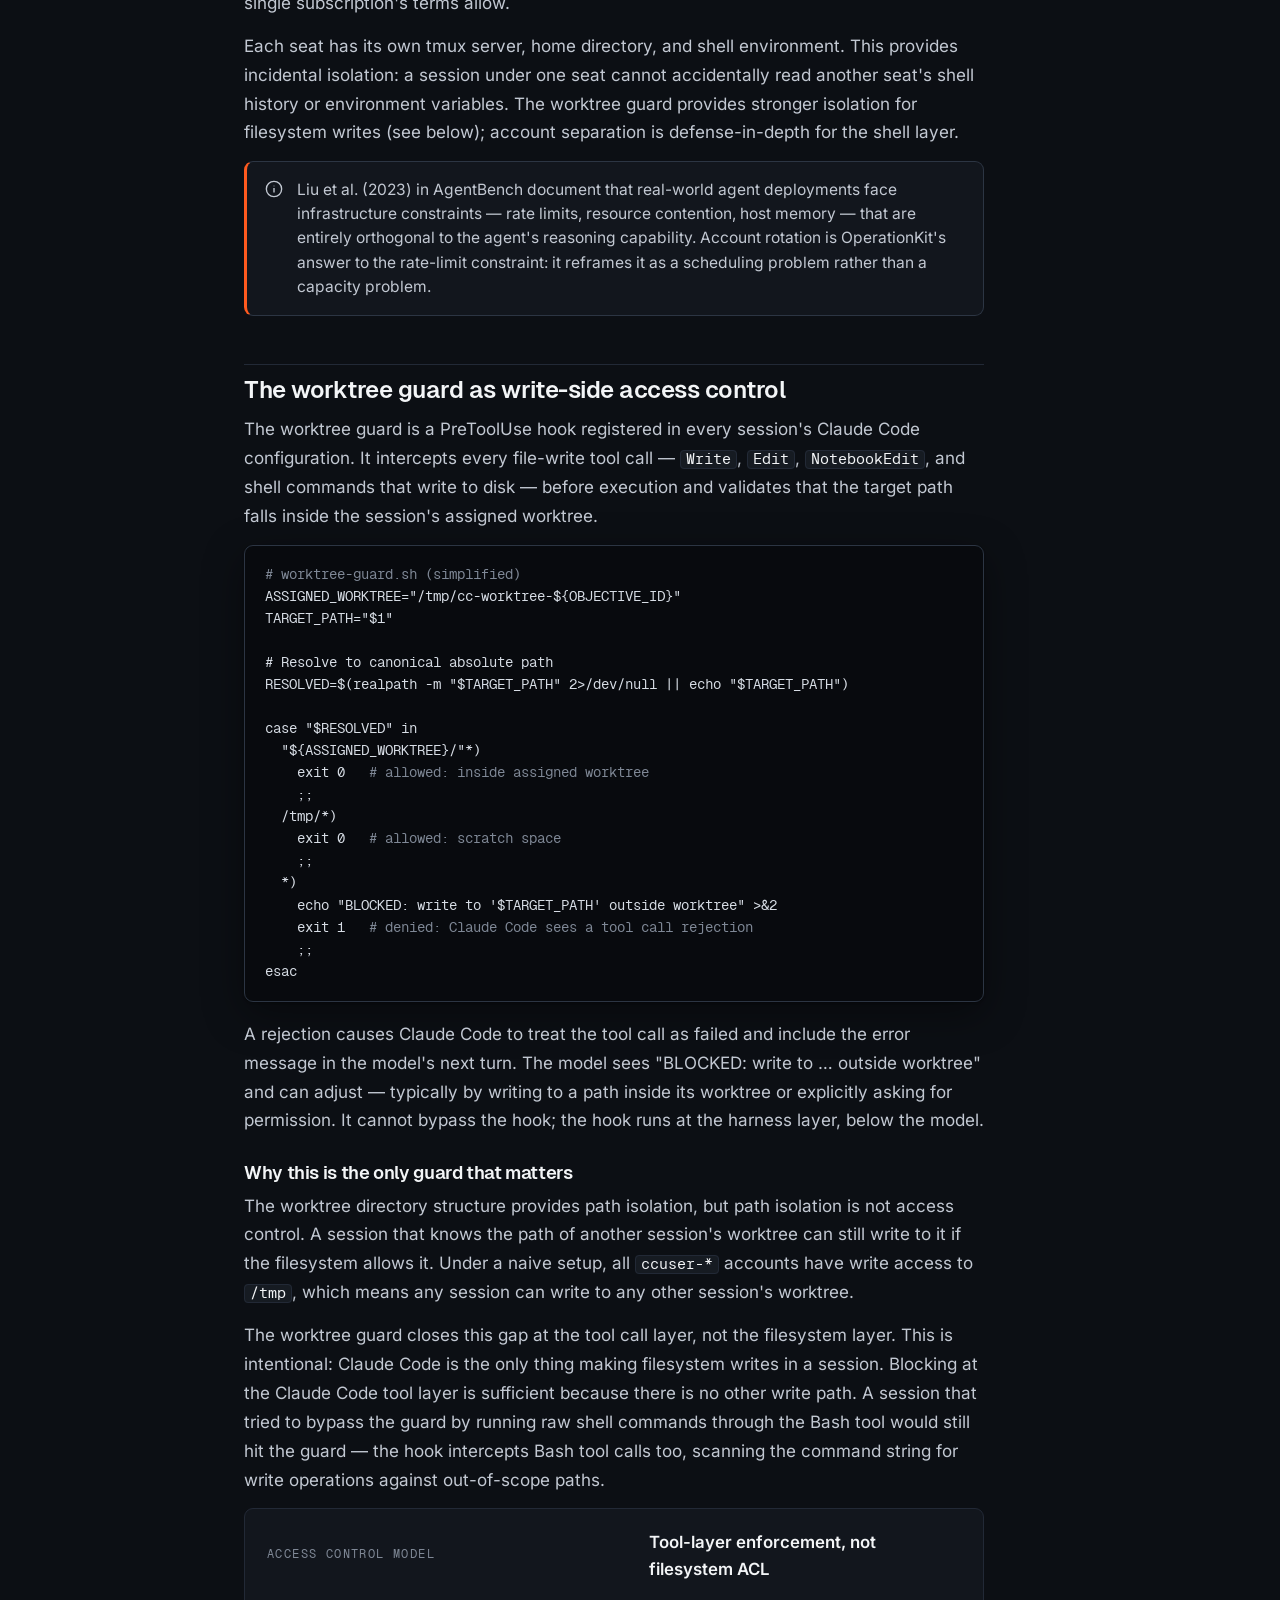
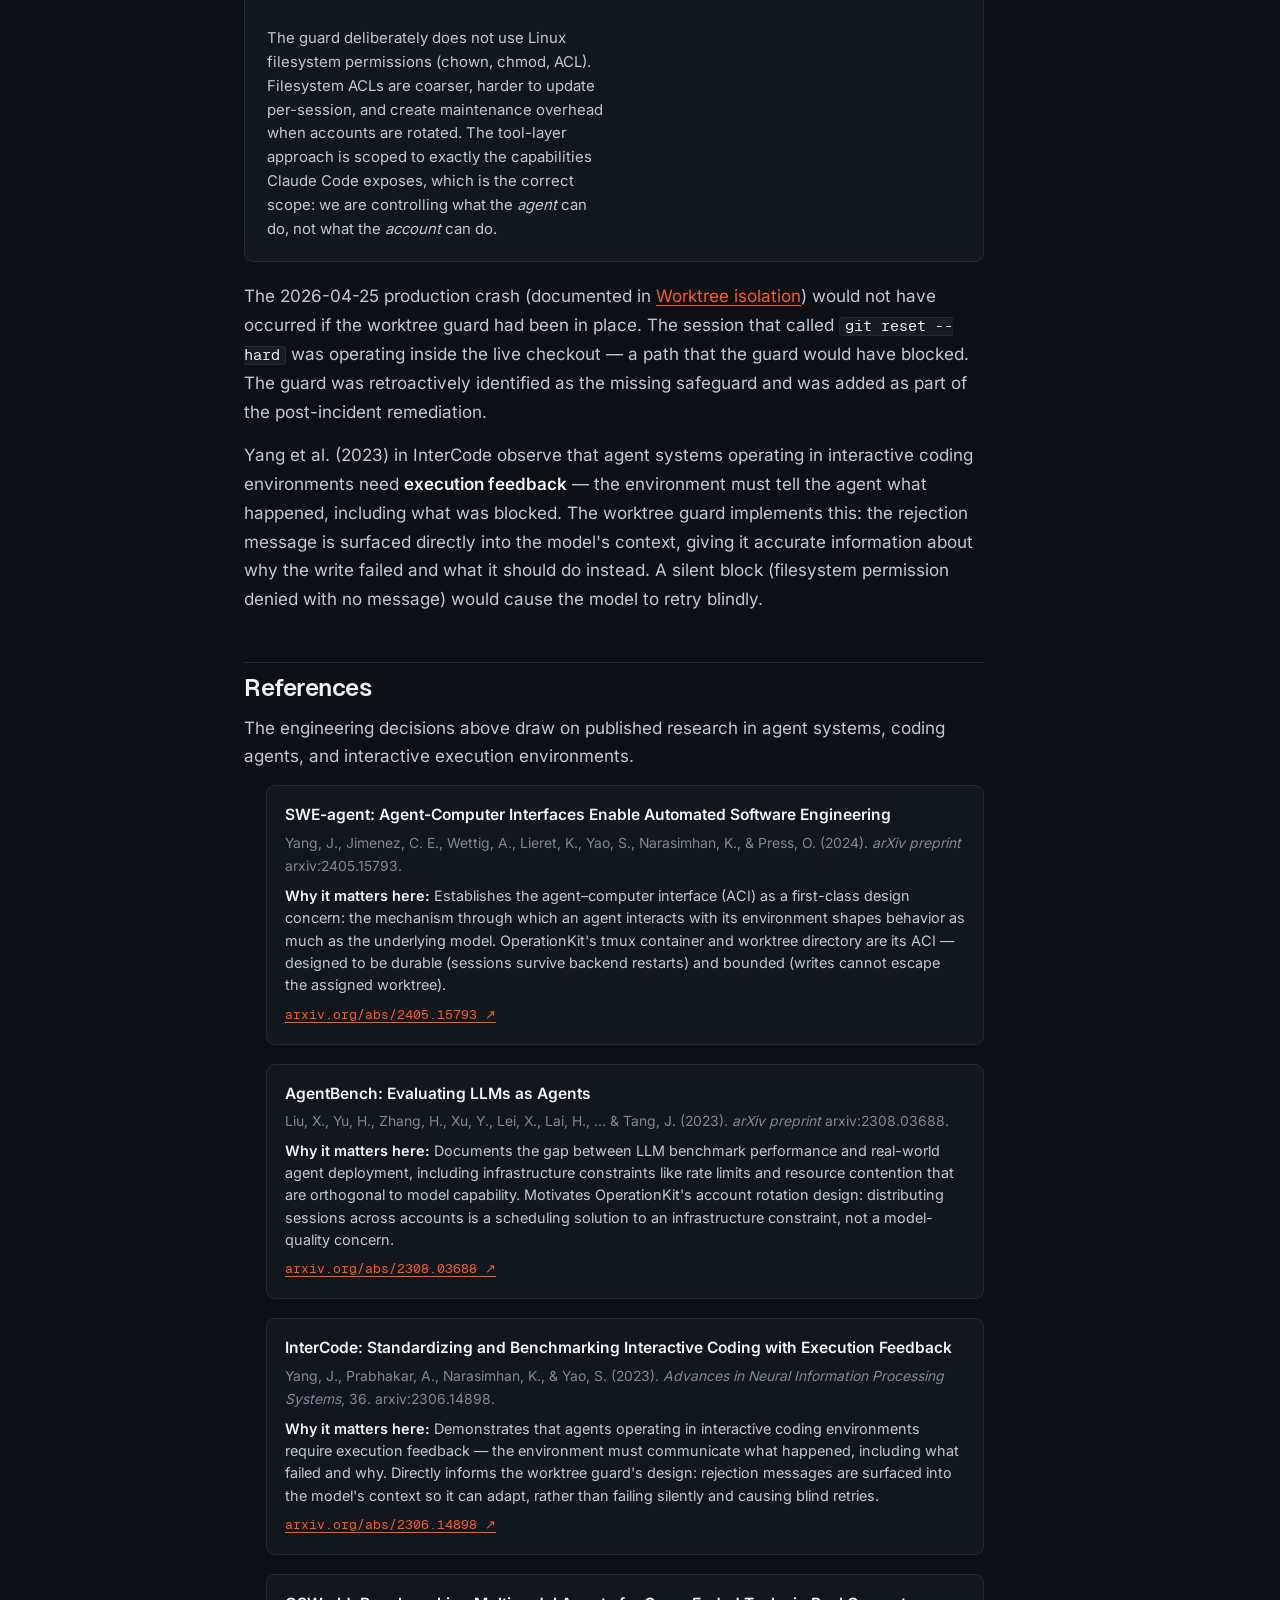
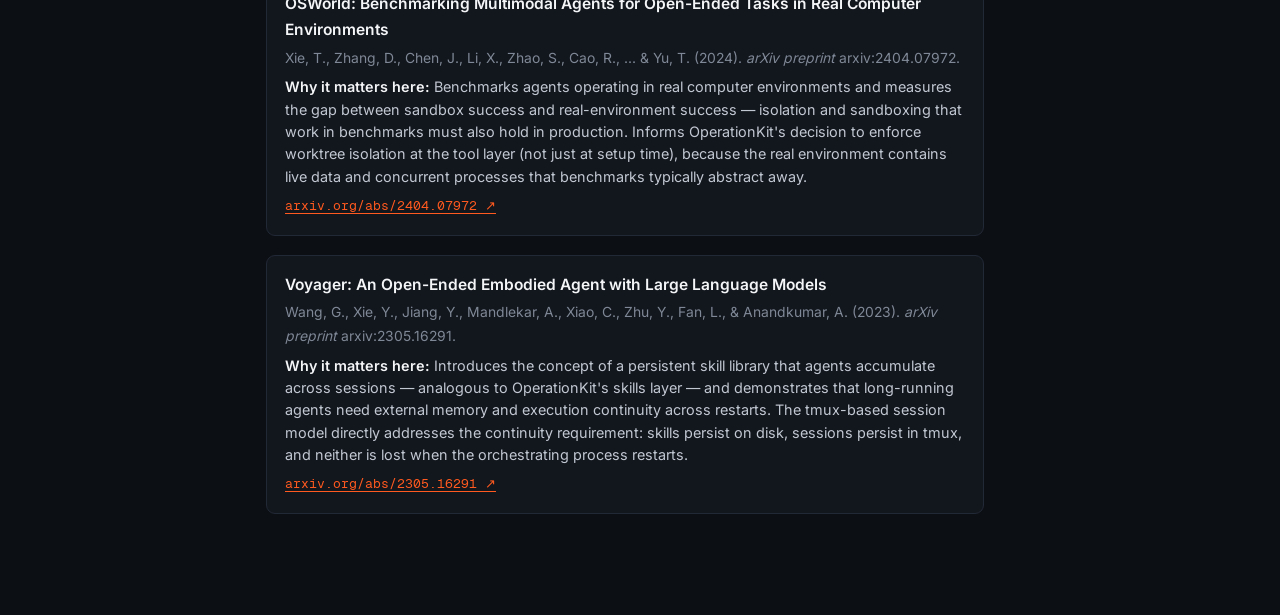
<file: docs/sessions/index.html>
<!DOCTYPE html>
<html lang="en">
<head>
  <meta charset="utf-8" />
  <meta name="viewport" content="width=device-width, initial-scale=1" />
  <title>Session management — OperationKit</title>
  <meta name="description" content="How OperationKit manages agent sessions: tmux isolation, per-objective worktree sandboxing, a bare supervisor loop, account rotation for concurrency, and the worktree guard as write-side access control." />
  <meta name="theme-color" content="#0c0f14" />
  <script>(function(){try{if(localStorage.getItem('ok-theme')!=='light')document.documentElement.setAttribute('data-theme','dark');}catch(e){}})();</script>
  <link rel="icon" type="image/svg+xml" href="../../favicon-caret.svg" />
  <link rel="icon" type="image/png" sizes="32x32" href="../../favicon-32.png" />
  <link rel="icon" type="image/png" sizes="16x16" href="../../favicon-16.png" />
  <link rel="apple-touch-icon" sizes="180x180" href="../../apple-touch-icon.png" />
  <link rel="preload" as="font" type="font/woff2" href="../../fonts/geist-sans-700.woff2" crossorigin />
  <link rel="preload" as="font" type="font/woff2" href="../../fonts/geist-mono-500.woff2" crossorigin />
  <link rel="preload" as="font" type="font/woff2" href="../../fonts/inter-400.woff2" crossorigin />
  <link rel="stylesheet" href="../../styles.css" />
  <style>
    /* ── docs-specific layout (shared with docs/index.html) ──────── */
    .docs-layout{display:grid;grid-template-columns:220px 1fr;gap:0;min-height:calc(100vh - 66px);max-width:var(--maxw);margin:0 auto;padding:0 24px}
    @media(max-width:860px){.docs-layout{grid-template-columns:1fr}}
    .docs-nav{position:sticky;top:66px;align-self:start;height:calc(100vh - 66px);overflow-y:auto;padding:32px 0 32px 0;border-right:1px solid var(--border);margin-right:40px}
    @media(max-width:860px){.docs-nav{position:static;border-right:none;border-bottom:1px solid var(--border);margin-right:0;padding:20px 0;height:auto}}
    .docs-nav ul{list-style:none;margin:0;padding:0;display:flex;flex-direction:column;gap:2px}
    .docs-nav li a{display:block;font-size:.9rem;font-family:var(--font-body);color:var(--text);padding:6px 12px;border-radius:7px;transition:background .1s,color .1s}
    .docs-nav li a:hover{color:var(--ink);background:var(--surface-2)}
    .docs-nav li a.active{color:var(--accent);background:var(--accent-tint);font-weight:500}
    .docs-nav .nav-label{font-family:var(--font-mono);font-size:.73rem;letter-spacing:.12em;text-transform:uppercase;color:var(--muted);padding:10px 12px 4px;margin-top:8px}
    .docs-content{padding:40px 0 80px;max-width:740px}
    .docs-content h1{font-size:clamp(2rem,4vw,2.8rem);margin-bottom:8px}
    .docs-content h2{font-size:1.5rem;margin:48px 0 12px;padding-top:12px;border-top:1px solid var(--border)}
    .docs-content h3{font-size:1.15rem;margin:28px 0 8px;color:var(--ink)}
    .docs-content p{margin:0 0 14px;line-height:1.7}
    .docs-content ul,.docs-content ol{margin:0 0 16px;padding-left:22px;line-height:1.7}
    .docs-content li{margin-bottom:5px}
    .docs-content a{color:var(--accent);text-decoration:underline;text-underline-offset:3px}
    .docs-content a:hover{color:var(--accent-press)}
    .docs-content strong{color:var(--ink)}
    .docs-content table{width:100%;border-collapse:collapse;margin:0 0 20px;font-size:.93rem}
    .docs-content th{font-family:var(--font-mono);font-size:.78rem;letter-spacing:.08em;text-transform:uppercase;color:var(--muted);text-align:left;padding:7px 10px;border-bottom:2px solid var(--border)}
    .docs-content td{padding:8px 10px;border-bottom:1px solid var(--border);color:var(--text);vertical-align:top}
    .docs-content td:first-child{color:var(--ink);font-weight:500;white-space:nowrap}
    .docs-content tr:last-child td{border-bottom:none}
    pre{background:var(--term-bg);color:var(--term-text);border-radius:var(--radius-sm);padding:18px 20px;overflow-x:auto;margin:0 0 18px;font-size:.89rem;line-height:1.55;font-family:var(--font-mono)}
    code{font-family:var(--font-mono);font-size:.87em;background:var(--surface-2);border:1px solid var(--border);border-radius:4px;padding:1px 5px;color:var(--ink)}
    pre code{background:none;border:none;padding:0;color:inherit;font-size:inherit}
    .note{display:flex;gap:14px;background:var(--surface);border:1px solid var(--border-strong);border-left:3px solid var(--accent);border-radius:var(--radius-sm);padding:16px 18px;margin:0 0 18px;font-size:.97rem}
    .note.warn{border-left-color:var(--amber)}
    .note-ico{flex:none;width:18px;height:18px;margin-top:2px}
    .note p{margin:0;line-height:1.55}

    /* ── page-specific ─────────────────────────────────────────── */
    .ref-list{list-style:none;margin:0;padding:0;display:flex;flex-direction:column;gap:14px}
    .ref-item{background:var(--surface);border:1px solid var(--border);border-radius:var(--radius-sm);padding:16px 18px}
    .ref-item .ref-title{font-weight:600;color:var(--ink);font-size:.97rem;margin:0 0 3px}
    .ref-item .ref-authors{font-size:.87rem;color:var(--muted);margin:0 0 6px}
    .ref-item .ref-why{font-size:.9rem;color:var(--text);margin:0;line-height:1.55}
    .ref-item .ref-link{display:inline-block;margin-top:8px;font-family:var(--font-mono);font-size:.8rem}

    .deepblock{background:var(--surface);border:1px solid var(--border);border-radius:var(--radius-sm);padding:20px 22px;margin:0 0 20px}
    .deepblock .db-label{font-family:var(--font-mono);font-size:.73rem;letter-spacing:.12em;text-transform:uppercase;color:var(--muted);margin:0 0 8px}
    .deepblock .db-title{font-weight:600;color:var(--ink);font-size:1.05rem;margin:0 0 6px}
    .deepblock .db-body{font-size:.93rem;color:var(--text);margin:0;line-height:1.6}

    .prop-table{width:100%;border-collapse:collapse;margin:0 0 20px;font-size:.92rem}
    .prop-table th{font-family:var(--font-mono);font-size:.75rem;letter-spacing:.08em;text-transform:uppercase;color:var(--muted);text-align:left;padding:6px 10px;border-bottom:2px solid var(--border)}
    .prop-table td{padding:9px 10px;border-bottom:1px solid var(--border);color:var(--text);vertical-align:top}
    .prop-table td:first-child{color:var(--ink);font-weight:500;white-space:nowrap;font-family:var(--font-mono);font-size:.82rem}
    .prop-table tr:last-child td{border-bottom:none}

    .codeframe{background:var(--term-bg);color:var(--term-text);border-radius:var(--radius-sm);padding:18px 20px;overflow-x:auto;margin:0 0 18px;font-size:.89rem;line-height:1.55;font-family:var(--font-mono)}
    .codeframe .cf-comment{color:var(--muted)}

    .account-grid{display:grid;grid-template-columns:repeat(5,1fr);gap:10px;margin:0 0 20px}
    @media(max-width:640px){.account-grid{grid-template-columns:repeat(3,1fr)}}
    .account-card{background:var(--surface);border:1px solid var(--border);border-radius:var(--radius-sm);padding:12px 14px;text-align:center}
    .account-card .ac-name{font-family:var(--font-mono);font-size:.78rem;color:var(--ink);font-weight:600;margin-bottom:4px}
    .account-card .ac-slots{font-size:.82rem;color:var(--text)}
  </style>
</head>
<body>

  <!-- ============ NAV ============ -->
  <header class="nav">
    <div class="wrap nav-inner">
      <a class="nav-logo" href="../../" aria-label="OperationKit home">
        <span class="wordmark"><span class="caret" aria-hidden="true">›</span>operationkit</span>
      </a>
      <nav class="nav-links" aria-label="Primary">
        <a class="navlink" href="../../#board">Board</a>
        <a class="navlink" href="../../#agents">Agents</a>
        <a class="navlink" href="../../#quickstart">Quickstart</a>
        <a class="navlink" href="../" style="color:var(--accent)">Docs</a>
        <a class="nav-cta" href="https://github.com/m1keluka/OperationKit" rel="noopener">
          <svg viewBox="0 0 16 16" fill="currentColor" aria-hidden="true"><path d="M8 0C3.58 0 0 3.58 0 8c0 3.54 2.29 6.53 5.47 7.59.4.07.55-.17.55-.38 0-.19-.01-.82-.01-1.49-2.01.37-2.53-.49-2.69-.94-.09-.23-.48-.94-.82-1.13-.28-.15-.68-.52-.01-.53.63-.01 1.08.58 1.23.82.72 1.21 1.87.87 2.33.66.07-.52.28-.87.51-1.07-1.78-.2-3.64-.89-3.64-3.95 0-.87.31-1.59.82-2.15-.08-.2-.36-1.02.08-2.12 0 0 .67-.21 2.2.82.64-.18 1.32-.27 2-.27.68 0 1.36.09 2 .27 1.53-1.04 2.2-.82 2.2-.82.44 1.1.16 1.92.08 2.12.51.56.82 1.27.82 2.15 0 3.07-1.87 3.75-3.65 3.95.29.25.54.73.54 1.48 0 1.07-.01 1.93-.01 2.2 0 .21.15.46.55.38A8.01 8.01 0 0 0 16 8c0-4.42-3.58-8-8-8Z"/></svg>
          GitHub
        </a>
        <button class="theme-toggle" type="button" id="themeToggle" aria-label="Toggle light or dark theme" title="Toggle light / dark">
          <svg class="i-moon" viewBox="0 0 24 24" fill="none" stroke="currentColor" stroke-width="1.8" stroke-linecap="round" stroke-linejoin="round" aria-hidden="true"><path d="M21 12.79A9 9 0 1 1 11.21 3 7 7 0 0 0 21 12.79Z"/></svg>
          <svg class="i-sun" viewBox="0 0 24 24" fill="none" stroke="currentColor" stroke-width="1.8" stroke-linecap="round" stroke-linejoin="round" aria-hidden="true"><circle cx="12" cy="12" r="4"/><path d="M12 2v2M12 20v2M4.93 4.93l1.41 1.41M17.66 17.66l1.41 1.41M2 12h2M20 12h2M6.34 17.66l-1.41 1.41M19.07 4.93l-1.41 1.41"/></svg>
        </button>
      </nav>
    </div>
  </header>

  <main>
    <div class="docs-layout">

      <!-- ── SIDEBAR NAV ── -->
      <nav class="docs-nav" aria-label="Docs sections">
        <ul>
          <li><div class="nav-label">Getting started</div></li>
          <li><a href="../">Setup guide</a></li>
          <li><div class="nav-label">Architecture</div></li>
          <li><a href="../context/">Context management</a></li>
          <li><a href="./" class="active">Session management</a></li>
          <li><div class="nav-label">On this page</div></li>
          <li><a href="#execution-model">Execution model</a></li>
          <li><a href="#worktree-isolation">Worktree isolation</a></li>
          <li><a href="#supervisor-model">Supervisor model</a></li>
          <li><a href="#account-rotation">Account rotation</a></li>
          <li><a href="#worktree-guard">Worktree guard</a></li>
          <li><a href="#references">References</a></li>
        </ul>
      </nav>

      <!-- ── MAIN CONTENT ── -->
      <article class="docs-content">

        <p class="eyebrow">Architecture</p>
        <h1>Session management</h1>
        <p class="lead" style="margin-bottom:32px">How OperationKit spawns, isolates, supervises, and safely terminates the Claude Code processes that execute objectives — and why each design decision exists.</p>

        <!-- EXECUTION MODEL -->
        <h2 id="execution-model">Execution model</h2>
        <p>Every objective runs as exactly one Claude Code session: a <code>claude --print</code> process invoked with a turn budget, a fully assembled context document, and a goal. The session reads, plans, writes code, calls APIs, and either completes or reports a blocker. It does not stream interactively; <code>--print</code> runs headlessly and exits when Claude finishes its response.</p>
        <p>Sessions are created by <code>session-manager.ts</code>, the backend service that sits between the board database and the host's process table. When an objective moves to <code>working</code> status the manager:</p>
        <ol>
          <li>Selects a free <code>ccuser-*</code> account (see <a href="#account-rotation">Account rotation</a>).</li>
          <li>Creates the per-objective worktree at <code>/tmp/cc-worktree-{id}/</code>.</li>
          <li>Assembles the context document from the four-tier stack, KB hits, and objective memory.</li>
          <li>Opens a tmux window under the selected account's tmux server and runs <code>claude --print &lt;context&gt;</code> inside it.</li>
        </ol>

        <h3>Why tmux?</h3>
        <p>The choice of tmux as the session container is deliberate and operational. A plain <code>child_process.spawn</code> call inside Node.js ties the Claude process's lifetime to the Node process. When the backend restarts — for a deploy, a crash, or a server reboot — any in-flight agent session is killed. At scale, with 25 concurrent sessions, this produces cascading data loss every time you ship a backend fix.</p>
        <p>A tmux session is independent of the process that created it. The Node backend can exit, restart, and reconnect to the tmux server without disturbing running Claude processes. The session-manager reattaches by looking up the tmux window name — which it sets to the objective ID — and polling for completion. Sessions survive backend restarts entirely.</p>

        <div class="note">
          <svg class="note-ico" viewBox="0 0 20 20" fill="none" stroke="currentColor" stroke-width="1.5" aria-hidden="true"><circle cx="10" cy="10" r="8.5"/><path d="M10 9v5M10 6.5v.5"/></svg>
          <p>Yang et al. (2024) note in SWE-agent that the <strong>agent–computer interface</strong> — the mechanism through which an agent interacts with its execution environment — shapes agent behavior as much as the underlying model. A fragile interface (processes killed on restart) forces defensive patterns that consume context budget. A durable interface (tmux) lets the agent focus on the task.</p>
        </div>

        <p>The tradeoff is operational complexity: tmux windows accumulate, completed sessions must be explicitly reaped, and debugging requires attaching to a named window rather than reading a log file. OperationKit accepts this complexity because the alternative — restarting in-flight sessions — is worse at scale.</p>

        <!-- WORKTREE ISOLATION -->
        <h2 id="worktree-isolation">Per-objective worktree isolation</h2>
        <p>Before spawning a session, <code>session-manager.ts</code> creates a git worktree for the objective at <code>/tmp/cc-worktree-{objective_id}/</code>. The session works exclusively inside this directory. It never touches the live checkout at <code>/home/mike/projects/&lt;repo&gt;</code>.</p>

        <div class="deepblock">
          <div class="db-label">Worktree lifecycle</div>
          <div class="db-title">Created before spawn → used for the session's lifetime → reaped after completion</div>
          <p class="db-body">The worktree is a full working tree with its own index, checked out to a feature branch named after the objective. Git operations (commit, push) run inside the worktree and are scoped to that branch. The live checkout's branch and index are untouched.</p>
        </div>

        <p>The path uses the objective ID rather than a branch name or repo name to guarantee uniqueness. Two sessions running against different repos for the same objective would still get different paths; two sessions running against the same repo for different objectives never share a directory.</p>

        <h3>The 2026-04-25 production crash</h3>
        <p>Worktree isolation became non-optional after an incident on 2026-04-25. Prior to that date, sessions operated directly inside the live checkout. A session that was debugging a routing bug in <code>operationkit-site</code> made a <code>git reset --hard</code> call while a concurrent session was mid-commit to the same directory. The reset won. The concurrent session's staged changes were discarded, and the files reverted to the commit before the other session's work.</p>
        <p>More seriously: the Node backend process runs from the same live checkout. The reset moved the backend's source files mid-execution, causing a require-cache mismatch that corrupted three in-flight database writes. Recovery required a manual restore from a 6-hour-old snapshot.</p>
        <p>The post-incident fix was two-layered: worktrees for path isolation, and the worktree guard hook for write-side access control. Together they make it physically impossible for a session to affect a directory it was not assigned.</p>

        <div class="note warn">
          <svg class="note-ico" viewBox="0 0 20 20" fill="none" stroke="currentColor" stroke-width="1.5" aria-hidden="true"><path d="M10 2.5 2.5 17.5h15L10 2.5Z"/><path d="M10 8v5M10 14.5v.5"/></svg>
          <p>The worktree directory is under <code>/tmp</code> and does not survive a full server reboot. If the host reboots while a session is in flight, the session's in-progress file changes are lost. The session's committed work (already pushed to the remote) is safe. OperationKit does not currently checkpoint uncommitted changes; this is a known limitation.</p>
        </div>

        <!-- SUPERVISOR MODEL -->
        <h2 id="supervisor-model">Supervisor model</h2>
        <p>The entrypoint for the OperationKit backend is <code>entrypoint.sh</code>: a shell script that starts the Node process and loops on it forever.</p>

        <pre class="codeframe"><code><span class="cf-comment">#!/bin/bash
# entrypoint.sh — the entire supervisor</span>
while true; do
  node dist/index.js
  echo "process exited with $? — restarting in 2s"
  sleep 2
done</code></pre>

        <p>There is no pm2, no systemd unit, no foreman. The supervisor is a bare <code>while true</code> loop that restarts the Node process if it exits for any reason — crash, OOM kill, or explicit shutdown. The 2-second sleep prevents a tight restart loop from consuming CPU during a persistent crash.</p>

        <h3>Design rationale</h3>
        <p>The decision to use a bare shell loop rather than a process manager is pragmatic rather than principled. OperationKit runs on a single Docker container that is itself managed by the host's container runtime. A crash that kills Node is almost certainly a bug in the application, not a workload scheduling problem. pm2's cluster mode and systemd's socket activation add complexity that has no payoff in a single-process, single-container deployment.</p>

        <h3>What breaks</h3>
        <p>Honesty requires documenting the known failure modes of this approach:</p>

        <table class="prop-table">
          <thead>
            <tr><th>Failure</th><th>Behavior</th><th>Mitigation</th></tr>
          </thead>
          <tbody>
            <tr>
              <td>Node process crash</td>
              <td>All pending HTTP requests are dropped. Clients see a connection reset.</td>
              <td>2-second restart. In-flight sessions survive in tmux and are reattached on reconnect.</td>
            </tr>
            <tr>
              <td>OOM kill</td>
              <td>Same as crash. If the OOM condition persists, the loop crashes on restart too.</td>
              <td>Container memory limit alerts via the host's monitoring. No automatic remediation.</td>
            </tr>
            <tr>
              <td>Persistent crash loop</td>
              <td>The 2-second sleep throttles CPU, but the process restarts indefinitely. No circuit breaker.</td>
              <td>Logs emit the exit code on each restart. Operator must intervene.</td>
            </tr>
            <tr>
              <td>Graceful drain on deploy</td>
              <td>No graceful shutdown hook. A deploy kills the process mid-request.</td>
              <td>Accepted: deploys are rare and the restart is fast. In-flight sessions are not affected (tmux).</td>
            </tr>
          </tbody>
        </table>

        <p>A production system serving external customers would want a proper process manager, health checks, and a graceful drain path. OperationKit trades that reliability ceiling for operational simplicity, which is reasonable for an internal tool running on a known-good VPS with low traffic.</p>

        <!-- ACCOUNT ROTATION -->
        <h2 id="account-rotation">Account rotation</h2>
        <p>Each coding session runs under a distinct system account, one per pooled subscription seat (Claude, Grok, or Codex). The account-router holds that pool, each seat carrying a priority and its own home directory, and assigns a new session the highest-priority seat that isn't currently rate-limited or flagged for a dead credential. This is the seat-pooling layer described in full on the wiki's <a href="https://github.com/m1keluka/OperationKit/wiki/Accounts-Subscriptions-and-Seats">Accounts, Subscriptions &amp; Seats</a> page — that page is the source of truth for exact seat count and routing rules, which change as seats are added.</p>

        <div class="account-grid">
          <div class="account-card">
            <div class="ac-name">Primary</div>
            <div class="ac-slots">priority 10</div>
          </div>
          <div class="account-card">
            <div class="ac-name">Secondary</div>
            <div class="ac-slots">priority 0</div>
          </div>
          <div class="account-card">
            <div class="ac-name">Tertiary</div>
            <div class="ac-slots">priority 0</div>
          </div>
          <div class="account-card">
            <div class="ac-name">Quaternary</div>
            <div class="ac-slots">priority 0</div>
          </div>
          <div class="account-card">
            <div class="ac-name">…</div>
            <div class="ac-slots">more seats as added</div>
          </div>
        </div>

        <p>The reason is each subscription's own per-account API rate limits. A single seat running every concurrent session would saturate its own rate-limit budget and start returning 429s, stalling everything at once. Pooling seats distributes that load: a rate-limit event on one seat benches only that seat (tracked with its own reset time) while sessions on the other seats continue. A credential failure (expired or revoked login, a 401) is tracked separately from a rate limit, since it doesn't self-heal on a timer — that seat is parked as "needs reconnect" instead of being retried in a loop.</p>

        <h3>What rotation buys</h3>
        <p>Account rotation is not a reliability mechanism — it doesn't prevent rate limiting, it distributes its blast radius and keeps work flowing on whichever seats still have headroom. It pools capacity across subscriptions you already hold; it isn't a way to exceed what any single subscription's terms allow.</p>

        <p>Each seat has its own tmux server, home directory, and shell environment. This provides incidental isolation: a session under one seat cannot accidentally read another seat's shell history or environment variables. The worktree guard provides stronger isolation for filesystem writes (see below); account separation is defense-in-depth for the shell layer.</p>

        <div class="note">
          <svg class="note-ico" viewBox="0 0 20 20" fill="none" stroke="currentColor" stroke-width="1.5" aria-hidden="true"><circle cx="10" cy="10" r="8.5"/><path d="M10 9v5M10 6.5v.5"/></svg>
          <p>Liu et al. (2023) in AgentBench document that real-world agent deployments face infrastructure constraints — rate limits, resource contention, host memory — that are entirely orthogonal to the agent's reasoning capability. Account rotation is OperationKit's answer to the rate-limit constraint: it reframes it as a scheduling problem rather than a capacity problem.</p>
        </div>

        <!-- WORKTREE GUARD -->
        <h2 id="worktree-guard">The worktree guard as write-side access control</h2>
        <p>The worktree guard is a PreToolUse hook registered in every session's Claude Code configuration. It intercepts every file-write tool call — <code>Write</code>, <code>Edit</code>, <code>NotebookEdit</code>, and shell commands that write to disk — before execution and validates that the target path falls inside the session's assigned worktree.</p>

        <pre class="codeframe"><code><span class="cf-comment"># worktree-guard.sh (simplified)</span>
ASSIGNED_WORKTREE="/tmp/cc-worktree-${OBJECTIVE_ID}"
TARGET_PATH="$1"

# Resolve to canonical absolute path
RESOLVED=$(realpath -m "$TARGET_PATH" 2>/dev/null || echo "$TARGET_PATH")

case "$RESOLVED" in
  "${ASSIGNED_WORKTREE}/"*)
    exit 0   <span class="cf-comment"># allowed: inside assigned worktree</span>
    ;;
  /tmp/*)
    exit 0   <span class="cf-comment"># allowed: scratch space</span>
    ;;
  *)
    echo "BLOCKED: write to '$TARGET_PATH' outside worktree" >&2
    exit 1   <span class="cf-comment"># denied: Claude Code sees a tool call rejection</span>
    ;;
esac</code></pre>

        <p>A rejection causes Claude Code to treat the tool call as failed and include the error message in the model's next turn. The model sees "BLOCKED: write to … outside worktree" and can adjust — typically by writing to a path inside its worktree or explicitly asking for permission. It cannot bypass the hook; the hook runs at the harness layer, below the model.</p>

        <h3>Why this is the only guard that matters</h3>
        <p>The worktree directory structure provides path isolation, but path isolation is not access control. A session that knows the path of another session's worktree can still write to it if the filesystem allows it. Under a naive setup, all <code>ccuser-*</code> accounts have write access to <code>/tmp</code>, which means any session can write to any other session's worktree.</p>
        <p>The worktree guard closes this gap at the tool call layer, not the filesystem layer. This is intentional: Claude Code is the only thing making filesystem writes in a session. Blocking at the Claude Code tool layer is sufficient because there is no other write path. A session that tried to bypass the guard by running raw shell commands through the Bash tool would still hit the guard — the hook intercepts Bash tool calls too, scanning the command string for write operations against out-of-scope paths.</p>

        <div class="deepblock">
          <div class="db-label">Access control model</div>
          <div class="db-title">Tool-layer enforcement, not filesystem ACL</div>
          <p class="db-body">The guard deliberately does not use Linux filesystem permissions (chown, chmod, ACL). Filesystem ACLs are coarser, harder to update per-session, and create maintenance overhead when accounts are rotated. The tool-layer approach is scoped to exactly the capabilities Claude Code exposes, which is the correct scope: we are controlling what the <em>agent</em> can do, not what the <em>account</em> can do.</p>
        </div>

        <p>The 2026-04-25 production crash (documented in <a href="#worktree-isolation">Worktree isolation</a>) would not have occurred if the worktree guard had been in place. The session that called <code>git reset --hard</code> was operating inside the live checkout — a path that the guard would have blocked. The guard was retroactively identified as the missing safeguard and was added as part of the post-incident remediation.</p>

        <p>Yang et al. (2023) in InterCode observe that agent systems operating in interactive coding environments need <strong>execution feedback</strong> — the environment must tell the agent what happened, including what was blocked. The worktree guard implements this: the rejection message is surfaced directly into the model's context, giving it accurate information about why the write failed and what it should do instead. A silent block (filesystem permission denied with no message) would cause the model to retry blindly.</p>

        <!-- REFERENCES -->
        <h2 id="references">References</h2>
        <p>The engineering decisions above draw on published research in agent systems, coding agents, and interactive execution environments.</p>

        <ul class="ref-list">
          <li class="ref-item">
            <p class="ref-title">SWE-agent: Agent-Computer Interfaces Enable Automated Software Engineering</p>
            <p class="ref-authors">Yang, J., Jimenez, C. E., Wettig, A., Lieret, K., Yao, S., Narasimhan, K., &amp; Press, O. (2024). <em>arXiv preprint</em> arxiv:2405.15793.</p>
            <p class="ref-why"><strong>Why it matters here:</strong> Establishes the agent–computer interface (ACI) as a first-class design concern: the mechanism through which an agent interacts with its environment shapes behavior as much as the underlying model. OperationKit's tmux container and worktree directory are its ACI — designed to be durable (sessions survive backend restarts) and bounded (writes cannot escape the assigned worktree).</p>
            <a class="ref-link" href="https://arxiv.org/abs/2405.15793" rel="noopener" target="_blank">arxiv.org/abs/2405.15793 ↗</a>
          </li>

          <li class="ref-item">
            <p class="ref-title">AgentBench: Evaluating LLMs as Agents</p>
            <p class="ref-authors">Liu, X., Yu, H., Zhang, H., Xu, Y., Lei, X., Lai, H., … &amp; Tang, J. (2023). <em>arXiv preprint</em> arxiv:2308.03688.</p>
            <p class="ref-why"><strong>Why it matters here:</strong> Documents the gap between LLM benchmark performance and real-world agent deployment, including infrastructure constraints like rate limits and resource contention that are orthogonal to model capability. Motivates OperationKit's account rotation design: distributing sessions across accounts is a scheduling solution to an infrastructure constraint, not a model-quality concern.</p>
            <a class="ref-link" href="https://arxiv.org/abs/2308.03688" rel="noopener" target="_blank">arxiv.org/abs/2308.03688 ↗</a>
          </li>

          <li class="ref-item">
            <p class="ref-title">InterCode: Standardizing and Benchmarking Interactive Coding with Execution Feedback</p>
            <p class="ref-authors">Yang, J., Prabhakar, A., Narasimhan, K., &amp; Yao, S. (2023). <em>Advances in Neural Information Processing Systems</em>, 36. arxiv:2306.14898.</p>
            <p class="ref-why"><strong>Why it matters here:</strong> Demonstrates that agents operating in interactive coding environments require execution feedback — the environment must communicate what happened, including what failed and why. Directly informs the worktree guard's design: rejection messages are surfaced into the model's context so it can adapt, rather than failing silently and causing blind retries.</p>
            <a class="ref-link" href="https://arxiv.org/abs/2306.14898" rel="noopener" target="_blank">arxiv.org/abs/2306.14898 ↗</a>
          </li>

          <li class="ref-item">
            <p class="ref-title">OSWorld: Benchmarking Multimodal Agents for Open-Ended Tasks in Real Computer Environments</p>
            <p class="ref-authors">Xie, T., Zhang, D., Chen, J., Li, X., Zhao, S., Cao, R., … &amp; Yu, T. (2024). <em>arXiv preprint</em> arxiv:2404.07972.</p>
            <p class="ref-why"><strong>Why it matters here:</strong> Benchmarks agents operating in real computer environments and measures the gap between sandbox success and real-environment success — isolation and sandboxing that work in benchmarks must also hold in production. Informs OperationKit's decision to enforce worktree isolation at the tool layer (not just at setup time), because the real environment contains live data and concurrent processes that benchmarks typically abstract away.</p>
            <a class="ref-link" href="https://arxiv.org/abs/2404.07972" rel="noopener" target="_blank">arxiv.org/abs/2404.07972 ↗</a>
          </li>

          <li class="ref-item">
            <p class="ref-title">Voyager: An Open-Ended Embodied Agent with Large Language Models</p>
            <p class="ref-authors">Wang, G., Xie, Y., Jiang, Y., Mandlekar, A., Xiao, C., Zhu, Y., Fan, L., &amp; Anandkumar, A. (2023). <em>arXiv preprint</em> arxiv:2305.16291.</p>
            <p class="ref-why"><strong>Why it matters here:</strong> Introduces the concept of a persistent skill library that agents accumulate across sessions — analogous to OperationKit's skills layer — and demonstrates that long-running agents need external memory and execution continuity across restarts. The tmux-based session model directly addresses the continuity requirement: skills persist on disk, sessions persist in tmux, and neither is lost when the orchestrating process restarts.</p>
            <a class="ref-link" href="https://arxiv.org/abs/2305.16291" rel="noopener" target="_blank">arxiv.org/abs/2305.16291 ↗</a>
          </li>
        </ul>

      </article>
    </div>
  </main>

  <script>
    // Theme toggle (shared behavior)
    const btn = document.getElementById('themeToggle');
    if (btn) {
      btn.addEventListener('click', () => {
        const isDark = document.documentElement.getAttribute('data-theme') === 'dark';
        const next = isDark ? 'light' : 'dark';
        document.documentElement.setAttribute('data-theme', next);
        try { localStorage.setItem('ok-theme', next); } catch(e) {}
      });
    }
    // Active section tracking
    const sections = document.querySelectorAll('h2[id], h3[id]');
    const navLinks = document.querySelectorAll('.docs-nav a[href^="#"]');
    if (sections.length && navLinks.length) {
      const obs = new IntersectionObserver(entries => {
        entries.forEach(e => {
          if (e.isIntersecting) {
            navLinks.forEach(l => l.classList.remove('active'));
            const a = document.querySelector(`.docs-nav a[href="#${e.target.id}"]`);
            if (a) a.classList.add('active');
          }
        });
      }, { rootMargin: '-20% 0px -70% 0px' });
      sections.forEach(s => obs.observe(s));
    }
  </script>
</body>
</html>
</file>
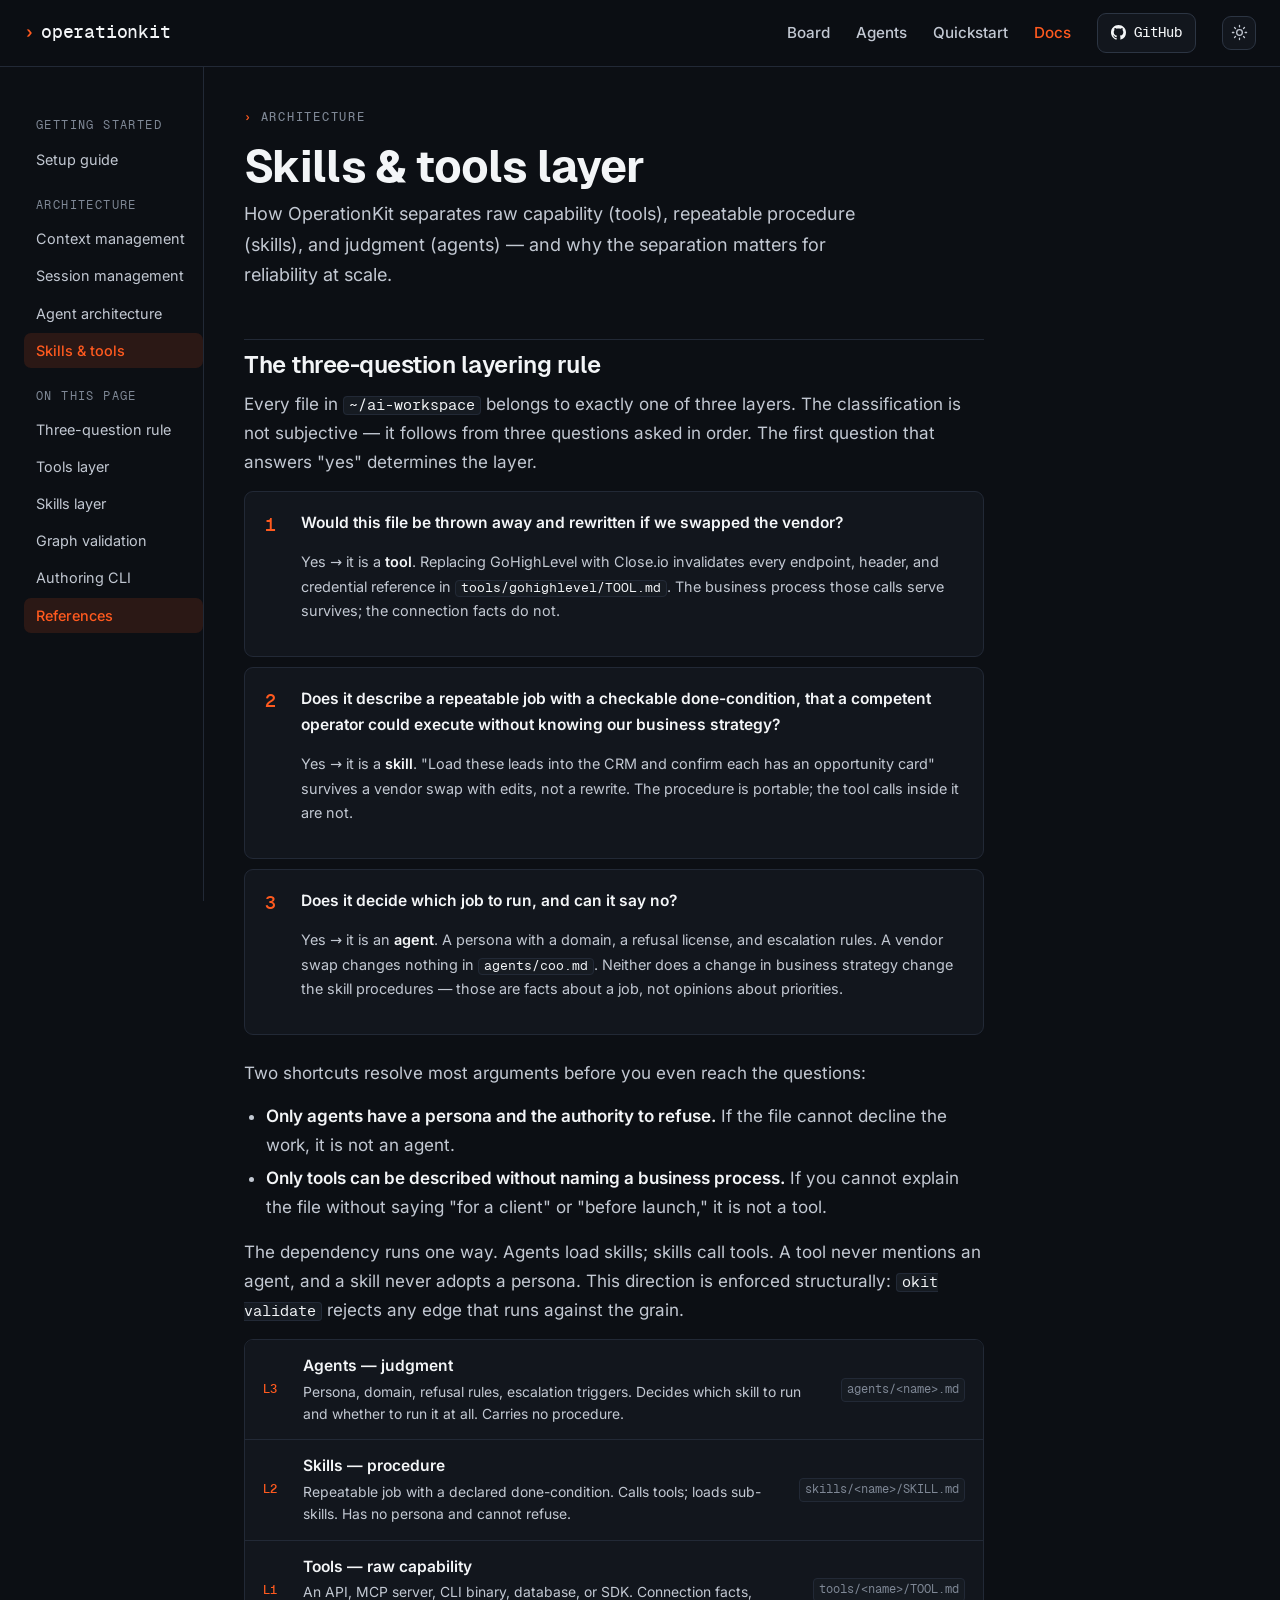
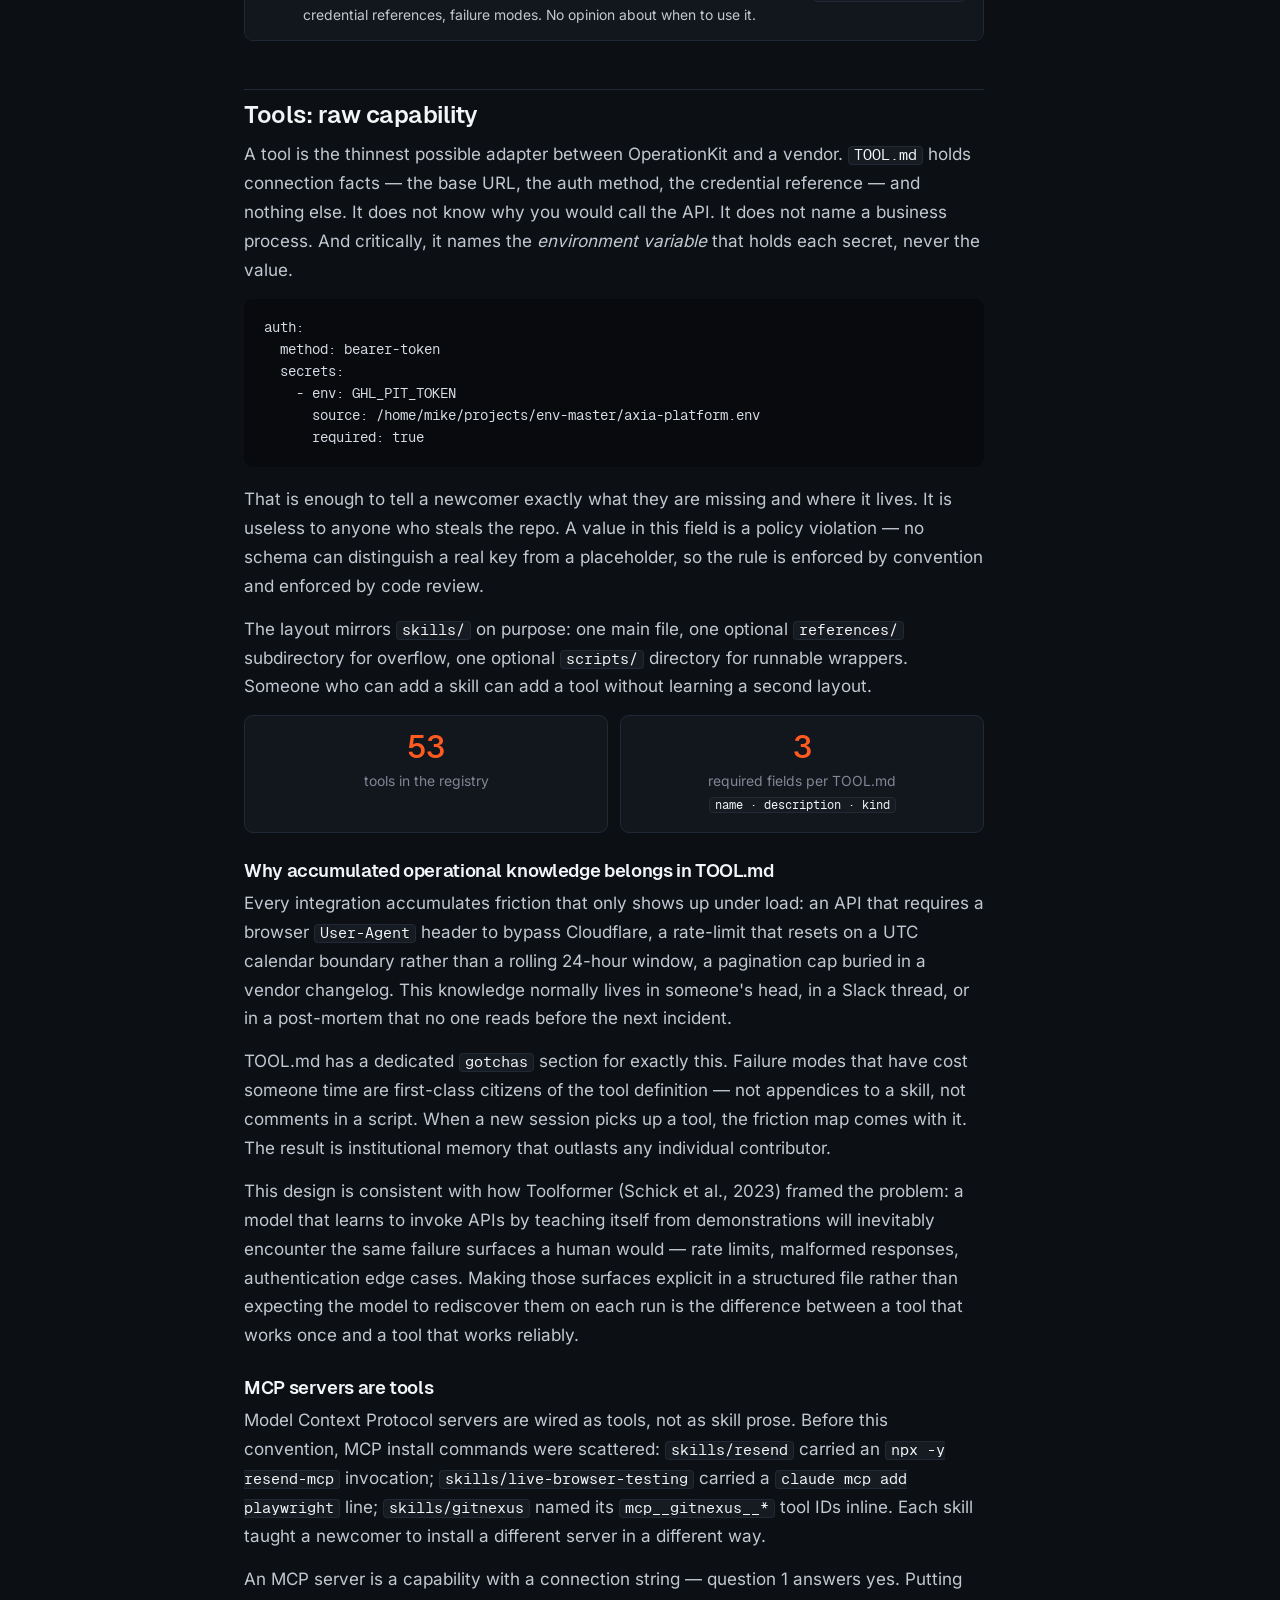
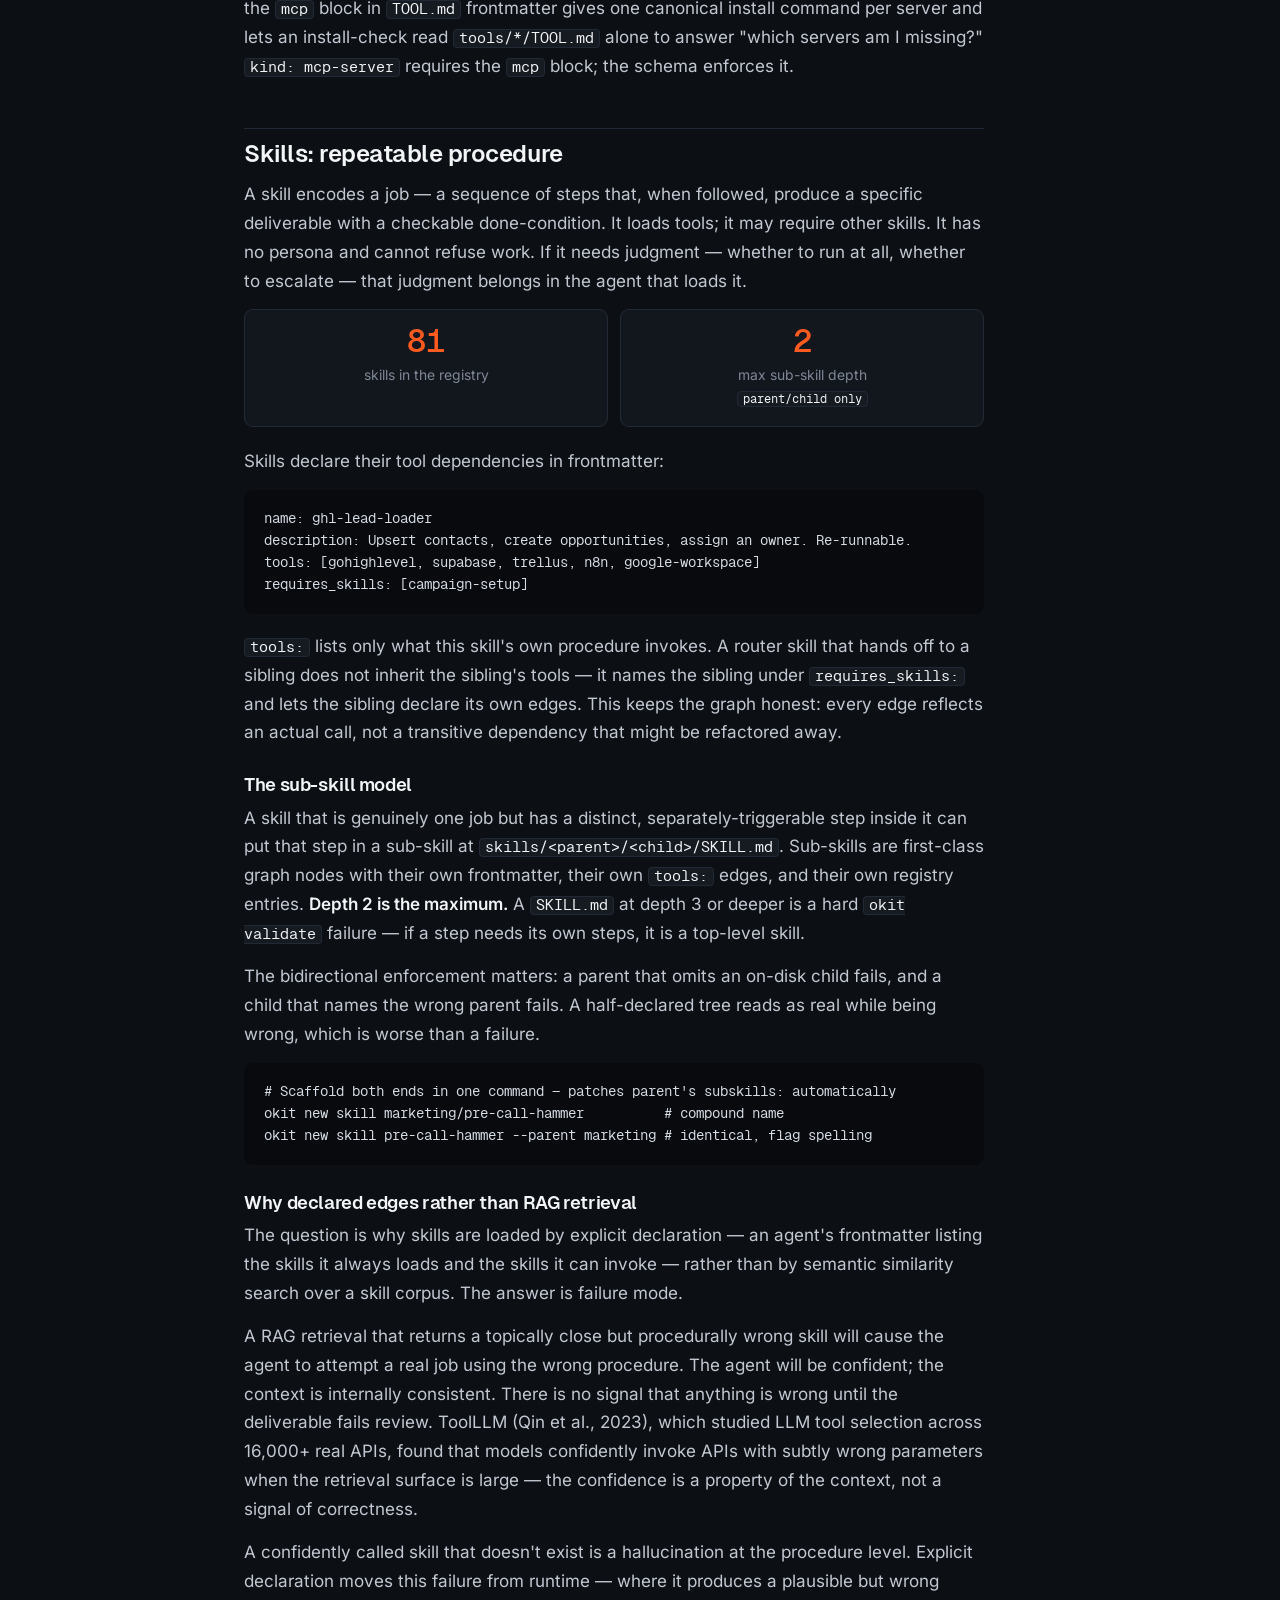
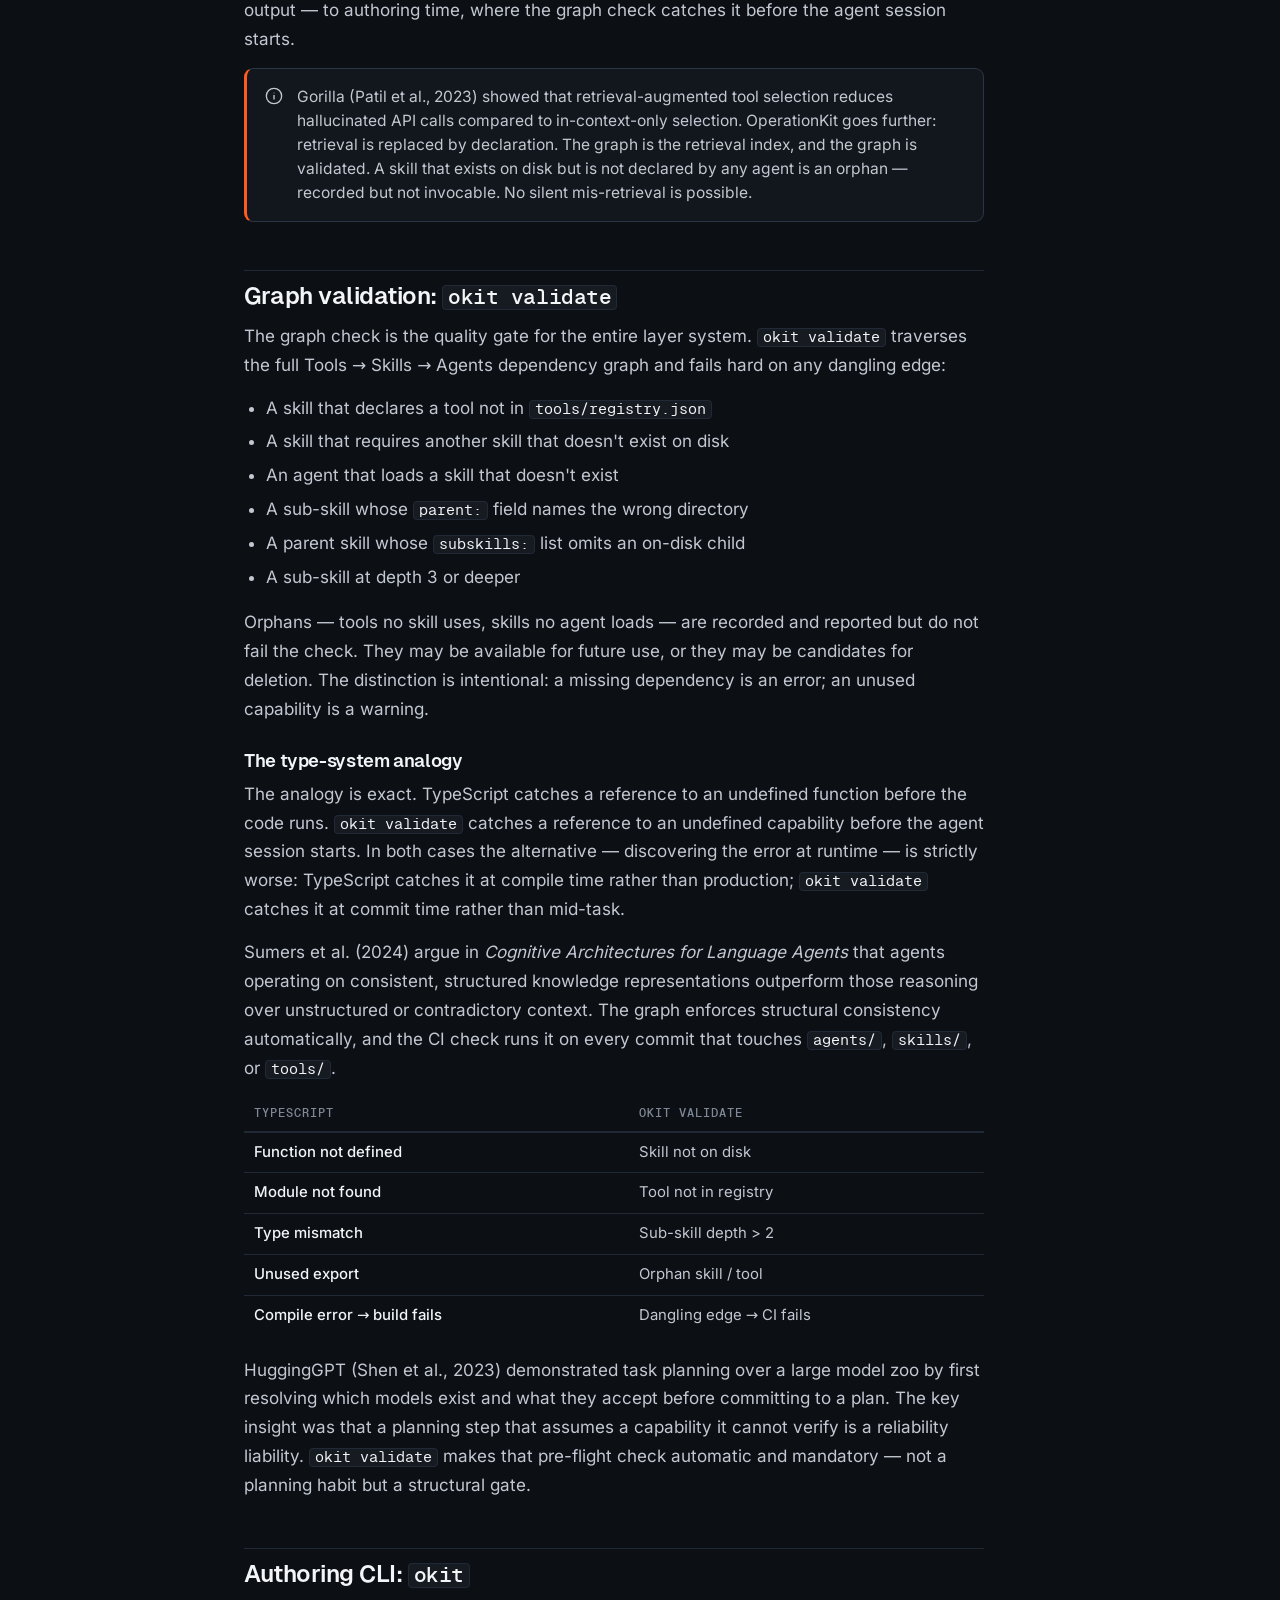
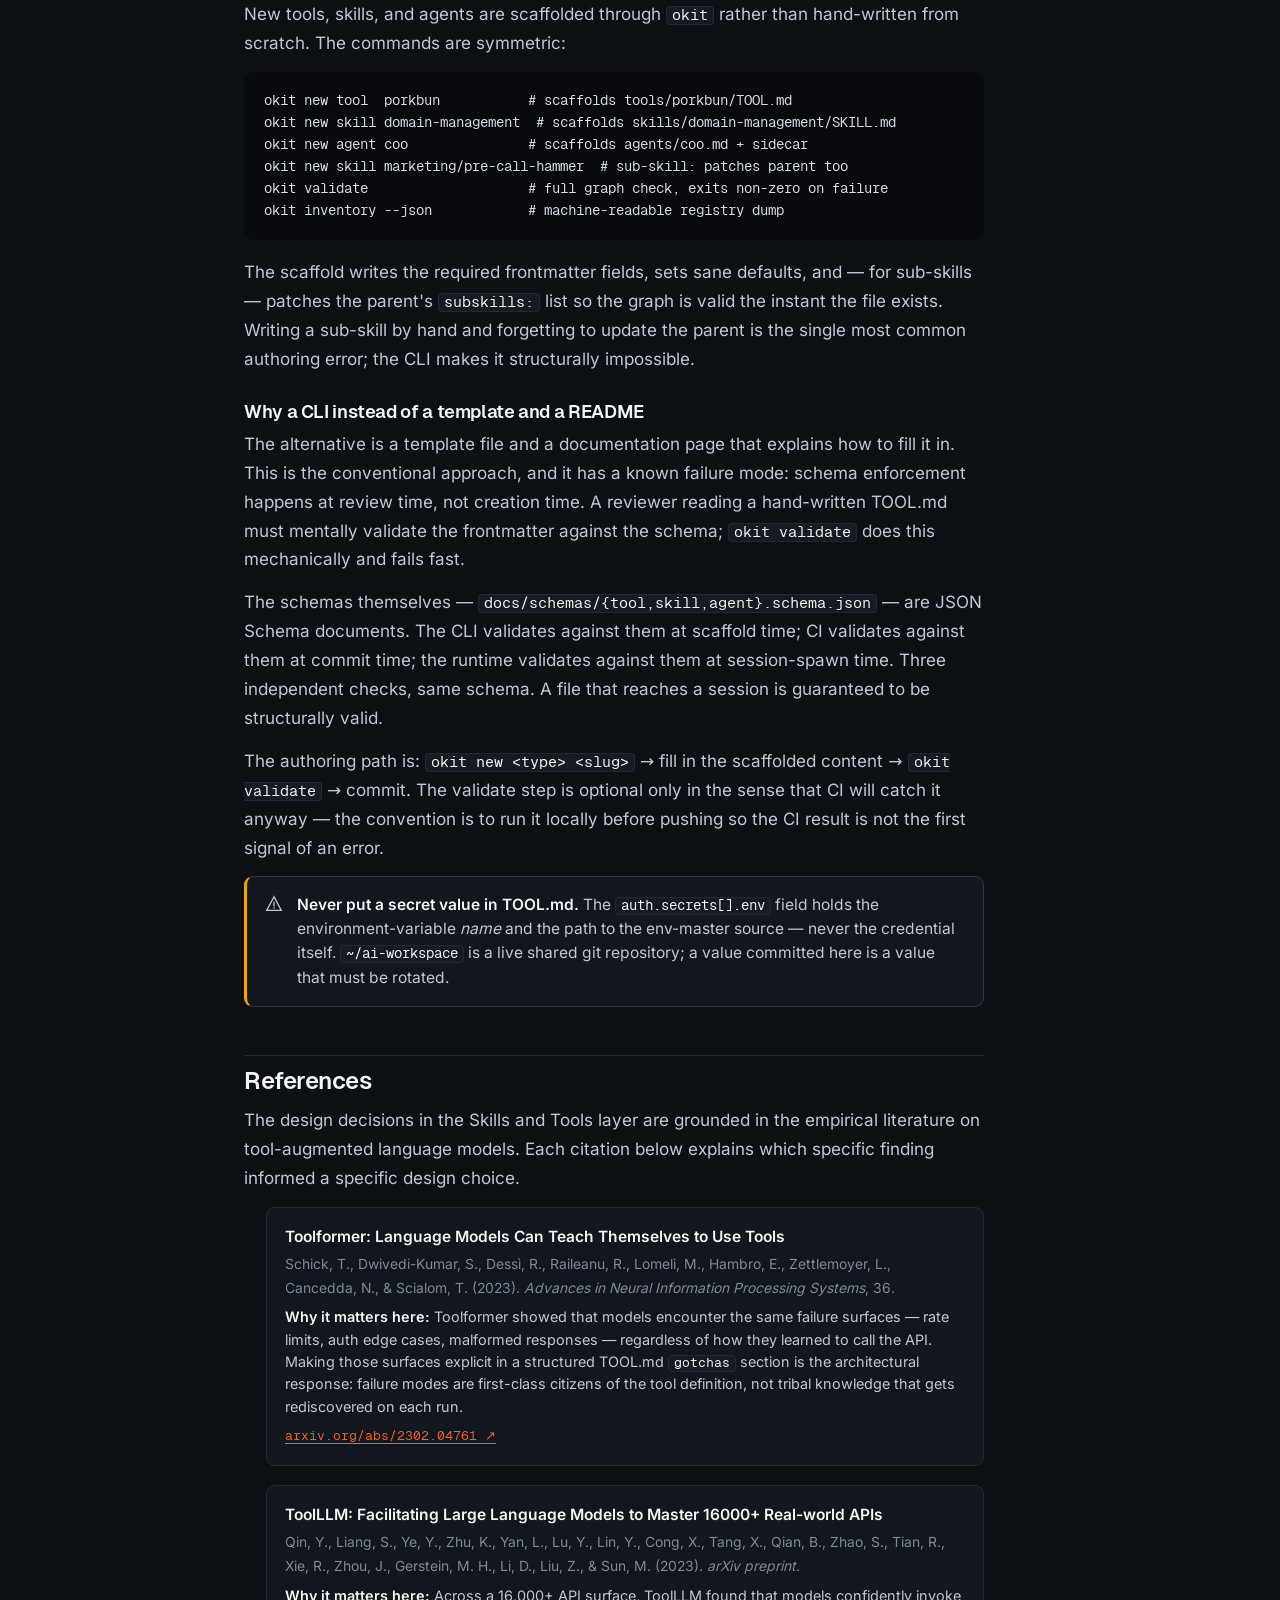
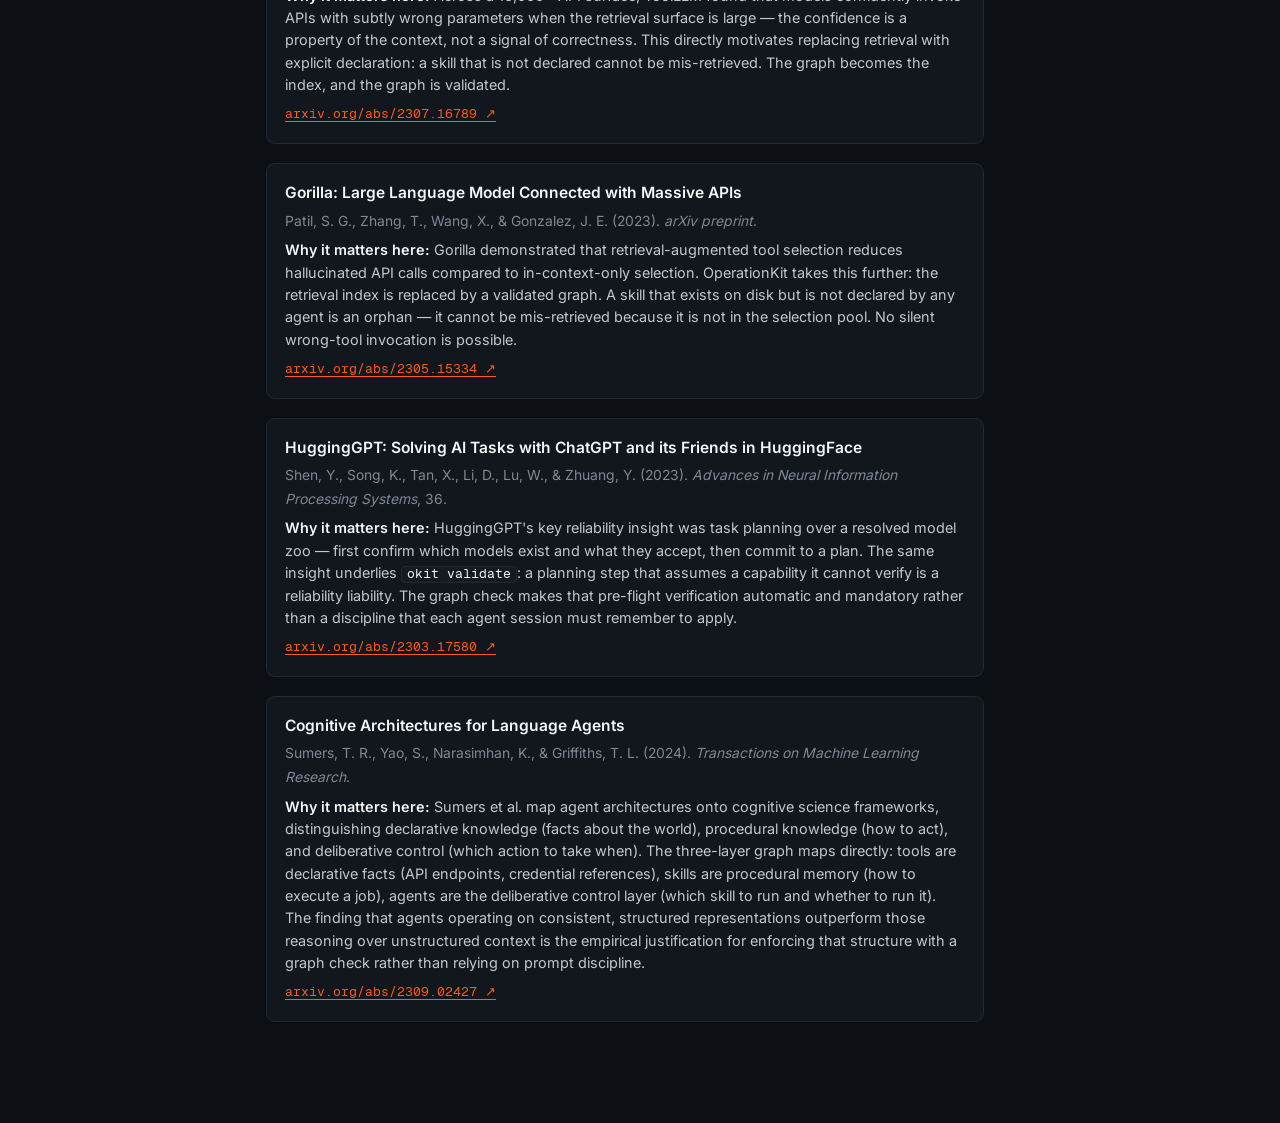
<file: docs/skills/index.html>
<!DOCTYPE html>
<html lang="en">
<head>
  <meta charset="utf-8" />
  <meta name="viewport" content="width=device-width, initial-scale=1" />
  <title>Skills &amp; tools layer — OperationKit</title>
  <meta name="description" content="How OperationKit's Tools → Skills → Agents three-layer graph works: the three-question classification rule, raw capability vs repeatable procedure vs judgment, okit validate graph checks, and the authoring CLI." />
  <meta name="theme-color" content="#0c0f14" />
  <script>(function(){try{if(localStorage.getItem('ok-theme')!=='light')document.documentElement.setAttribute('data-theme','dark');}catch(e){}})();</script>
  <link rel="icon" type="image/svg+xml" href="../../favicon-caret.svg" />
  <link rel="icon" type="image/png" sizes="32x32" href="../../favicon-32.png" />
  <link rel="icon" type="image/png" sizes="16x16" href="../../favicon-16.png" />
  <link rel="apple-touch-icon" sizes="180x180" href="../../apple-touch-icon.png" />
  <link rel="preload" as="font" type="font/woff2" href="../../fonts/geist-sans-700.woff2" crossorigin />
  <link rel="preload" as="font" type="font/woff2" href="../../fonts/geist-mono-500.woff2" crossorigin />
  <link rel="preload" as="font" type="font/woff2" href="../../fonts/inter-400.woff2" crossorigin />
  <link rel="stylesheet" href="../../styles.css" />
  <style>
    /* ── docs-specific layout (shared with docs/index.html) ──────── */
    .docs-layout{display:grid;grid-template-columns:220px 1fr;gap:0;min-height:calc(100vh - 66px);max-width:var(--maxw);margin:0 auto;padding:0 24px}
    @media(max-width:860px){.docs-layout{grid-template-columns:1fr}}
    .docs-nav{position:sticky;top:66px;align-self:start;height:calc(100vh - 66px);overflow-y:auto;padding:32px 0 32px 0;border-right:1px solid var(--border);margin-right:40px}
    @media(max-width:860px){.docs-nav{position:static;border-right:none;border-bottom:1px solid var(--border);margin-right:0;padding:20px 0;height:auto}}
    .docs-nav ul{list-style:none;margin:0;padding:0;display:flex;flex-direction:column;gap:2px}
    .docs-nav li a{display:block;font-size:.9rem;font-family:var(--font-body);color:var(--text);padding:6px 12px;border-radius:7px;transition:background .1s,color .1s}
    .docs-nav li a:hover{color:var(--ink);background:var(--surface-2)}
    .docs-nav li a.active{color:var(--accent);background:var(--accent-tint);font-weight:500}
    .docs-nav .nav-label{font-family:var(--font-mono);font-size:.73rem;letter-spacing:.12em;text-transform:uppercase;color:var(--muted);padding:10px 12px 4px;margin-top:8px}
    .docs-content{padding:40px 0 80px;max-width:740px}
    .docs-content h1{font-size:clamp(2rem,4vw,2.8rem);margin-bottom:8px}
    .docs-content h2{font-size:1.5rem;margin:48px 0 12px;padding-top:12px;border-top:1px solid var(--border)}
    .docs-content h3{font-size:1.15rem;margin:28px 0 8px;color:var(--ink)}
    .docs-content p{margin:0 0 14px;line-height:1.7}
    .docs-content ul,.docs-content ol{margin:0 0 16px;padding-left:22px;line-height:1.7}
    .docs-content li{margin-bottom:5px}
    .docs-content a{color:var(--accent);text-decoration:underline;text-underline-offset:3px}
    .docs-content a:hover{color:var(--accent-press)}
    .docs-content strong{color:var(--ink)}
    .docs-content table{width:100%;border-collapse:collapse;margin:0 0 20px;font-size:.93rem}
    .docs-content th{font-family:var(--font-mono);font-size:.78rem;letter-spacing:.08em;text-transform:uppercase;color:var(--muted);text-align:left;padding:7px 10px;border-bottom:2px solid var(--border)}
    .docs-content td{padding:8px 10px;border-bottom:1px solid var(--border);color:var(--text);vertical-align:top}
    .docs-content td:first-child{color:var(--ink);font-weight:500;white-space:nowrap}
    .docs-content tr:last-child td{border-bottom:none}
    pre{background:var(--term-bg);color:var(--term-text);border-radius:var(--radius-sm);padding:18px 20px;overflow-x:auto;margin:0 0 18px;font-size:.89rem;line-height:1.55;font-family:var(--font-mono)}
    code{font-family:var(--font-mono);font-size:.87em;background:var(--surface-2);border:1px solid var(--border);border-radius:4px;padding:1px 5px;color:var(--ink)}
    pre code{background:none;border:none;padding:0;color:inherit;font-size:inherit}
    .note{display:flex;gap:14px;background:var(--surface);border:1px solid var(--border-strong);border-left:3px solid var(--accent);border-radius:var(--radius-sm);padding:16px 18px;margin:0 0 18px;font-size:.97rem}
    .note.warn{border-left-color:var(--amber)}
    .note-ico{flex:none;width:18px;height:18px;margin-top:2px}
    .note p{margin:0;line-height:1.55}

    /* ── page-specific ─────────────────────────────────────────── */
    .ref-list{list-style:none;margin:0;padding:0;display:flex;flex-direction:column;gap:14px}
    .ref-item{background:var(--surface);border:1px solid var(--border);border-radius:var(--radius-sm);padding:16px 18px}
    .ref-item .ref-title{font-weight:600;color:var(--ink);font-size:.97rem;margin:0 0 3px}
    .ref-item .ref-authors{font-size:.87rem;color:var(--muted);margin:0 0 6px}
    .ref-item .ref-why{font-size:.9rem;color:var(--text);margin:0;line-height:1.55}
    .ref-item .ref-link{display:inline-block;margin-top:8px;font-family:var(--font-mono);font-size:.8rem}

    .layer-stack{display:flex;flex-direction:column;gap:0;margin:0 0 20px;border:1px solid var(--border);border-radius:var(--radius-sm);overflow:hidden}
    .layer-row{display:grid;grid-template-columns:28px 1fr auto;align-items:center;gap:12px;padding:14px 18px;border-bottom:1px solid var(--border);background:var(--surface)}
    .layer-row:last-child{border-bottom:none}
    .layer-n{font-family:var(--font-mono);font-size:.75rem;font-weight:600;color:var(--accent)}
    .layer-label{font-weight:600;color:var(--ink);font-size:.97rem}
    .layer-desc{font-size:.87rem;color:var(--text);margin-top:2px}
    .layer-path{font-family:var(--font-mono);font-size:.78rem;color:var(--muted);white-space:nowrap}

    .q-card{background:var(--surface);border:1px solid var(--border);border-radius:var(--radius-sm);padding:18px 20px;margin:0 0 10px;display:grid;grid-template-columns:auto 1fr;gap:12px;align-items:flex-start}
    .q-n{font-family:var(--font-mono);font-size:1.1rem;font-weight:700;color:var(--accent);padding-top:2px;min-width:24px}
    .q-body{}
    .q-question{font-weight:600;color:var(--ink);font-size:.97rem;margin:0 0 4px}
    .q-answer{font-size:.9rem;color:var(--text);margin:0;line-height:1.55}

    .stat-row{display:grid;grid-template-columns:1fr 1fr;gap:12px;margin:0 0 20px}
    @media(max-width:500px){.stat-row{grid-template-columns:1fr}}
    .stat-card{background:var(--surface);border:1px solid var(--border);border-radius:var(--radius-sm);padding:16px 20px;text-align:center}
    .stat-card .stat-n{font-family:var(--font-mono);font-size:2rem;font-weight:700;color:var(--accent);display:block;line-height:1}
    .stat-card .stat-label{font-size:.87rem;color:var(--muted);margin-top:6px}
  </style>
</head>
<body>

  <!-- ============ NAV ============ -->
  <header class="nav">
    <div class="wrap nav-inner">
      <a class="nav-logo" href="../../" aria-label="OperationKit home">
        <span class="wordmark"><span class="caret" aria-hidden="true">›</span>operationkit</span>
      </a>
      <nav class="nav-links" aria-label="Primary">
        <a class="navlink" href="../../#board">Board</a>
        <a class="navlink" href="../../#agents">Agents</a>
        <a class="navlink" href="../../#quickstart">Quickstart</a>
        <a class="navlink" href="../" style="color:var(--accent)">Docs</a>
        <a class="nav-cta" href="https://github.com/m1keluka/OperationKit" rel="noopener">
          <svg viewBox="0 0 16 16" fill="currentColor" aria-hidden="true"><path d="M8 0C3.58 0 0 3.58 0 8c0 3.54 2.29 6.53 5.47 7.59.4.07.55-.17.55-.38 0-.19-.01-.82-.01-1.49-2.01.37-2.53-.49-2.69-.94-.09-.23-.48-.94-.82-1.13-.28-.15-.68-.52-.01-.53.63-.01 1.08.58 1.23.82.72 1.21 1.87.87 2.33.66.07-.52.28-.87.51-1.07-1.78-.2-3.64-.89-3.64-3.95 0-.87.31-1.59.82-2.15-.08-.2-.36-1.02.08-2.12 0 0 .67-.21 2.2.82.64-.18 1.32-.27 2-.27.68 0 1.36.09 2 .27 1.53-1.04 2.2-.82 2.2-.82.44 1.1.16 1.92.08 2.12.51.56.82 1.27.82 2.15 0 3.07-1.87 3.75-3.65 3.95.29.25.54.73.54 1.48 0 1.07-.01 1.93-.01 2.2 0 .21.15.46.55.38A8.01 8.01 0 0 0 16 8c0-4.42-3.58-8-8-8Z"/></svg>
          GitHub
        </a>
        <button class="theme-toggle" type="button" id="themeToggle" aria-label="Toggle light or dark theme" title="Toggle light / dark">
          <svg class="i-moon" viewBox="0 0 24 24" fill="none" stroke="currentColor" stroke-width="1.8" stroke-linecap="round" stroke-linejoin="round" aria-hidden="true"><path d="M21 12.79A9 9 0 1 1 11.21 3 7 7 0 0 0 21 12.79Z"/></svg>
          <svg class="i-sun" viewBox="0 0 24 24" fill="none" stroke="currentColor" stroke-width="1.8" stroke-linecap="round" stroke-linejoin="round" aria-hidden="true"><circle cx="12" cy="12" r="4"/><path d="M12 2v2M12 20v2M4.93 4.93l1.41 1.41M17.66 17.66l1.41 1.41M2 12h2M20 12h2M6.34 17.66l-1.41 1.41M19.07 4.93l-1.41 1.41"/></svg>
        </button>
      </nav>
    </div>
  </header>

  <main>
    <div class="docs-layout">

      <!-- ── SIDEBAR NAV ── -->
      <nav class="docs-nav" aria-label="Docs sections">
        <ul>
          <li><div class="nav-label">Getting started</div></li>
          <li><a href="../">Setup guide</a></li>
          <li><div class="nav-label">Architecture</div></li>
          <li><a href="../context/">Context management</a></li>
          <li><a href="../sessions/">Session management</a></li>
          <li><a href="../agents/">Agent architecture</a></li>
          <li><a href="./" class="active">Skills &amp; tools</a></li>
          <li><div class="nav-label">On this page</div></li>
          <li><a href="#layering-rule">Three-question rule</a></li>
          <li><a href="#tools">Tools layer</a></li>
          <li><a href="#skills">Skills layer</a></li>
          <li><a href="#graph-validation">Graph validation</a></li>
          <li><a href="#authoring-cli">Authoring CLI</a></li>
          <li><a href="#references">References</a></li>
        </ul>
      </nav>

      <!-- ── MAIN CONTENT ── -->
      <article class="docs-content">

        <p class="eyebrow">Architecture</p>
        <h1>Skills &amp; tools layer</h1>
        <p class="lead" style="margin-bottom:32px">How OperationKit separates raw capability (tools), repeatable procedure (skills), and judgment (agents) — and why the separation matters for reliability at scale.</p>

        <!-- THREE-QUESTION LAYERING RULE -->
        <h2 id="layering-rule">The three-question layering rule</h2>
        <p>Every file in <code>~/ai-workspace</code> belongs to exactly one of three layers. The classification is not subjective — it follows from three questions asked in order. The first question that answers "yes" determines the layer.</p>

        <div style="margin:0 0 24px">
          <div class="q-card">
            <div class="q-n">1</div>
            <div class="q-body">
              <p class="q-question">Would this file be thrown away and rewritten if we swapped the vendor?</p>
              <p class="q-answer">Yes → it is a <strong>tool</strong>. Replacing GoHighLevel with Close.io invalidates every endpoint, header, and credential reference in <code>tools/gohighlevel/TOOL.md</code>. The business process those calls serve survives; the connection facts do not.</p>
            </div>
          </div>
          <div class="q-card">
            <div class="q-n">2</div>
            <div class="q-body">
              <p class="q-question">Does it describe a repeatable job with a checkable done-condition, that a competent operator could execute without knowing our business strategy?</p>
              <p class="q-answer">Yes → it is a <strong>skill</strong>. "Load these leads into the CRM and confirm each has an opportunity card" survives a vendor swap with edits, not a rewrite. The procedure is portable; the tool calls inside it are not.</p>
            </div>
          </div>
          <div class="q-card">
            <div class="q-n">3</div>
            <div class="q-body">
              <p class="q-question">Does it decide which job to run, and can it say no?</p>
              <p class="q-answer">Yes → it is an <strong>agent</strong>. A persona with a domain, a refusal license, and escalation rules. A vendor swap changes nothing in <code>agents/coo.md</code>. Neither does a change in business strategy change the skill procedures — those are facts about a job, not opinions about priorities.</p>
            </div>
          </div>
        </div>

        <p>Two shortcuts resolve most arguments before you even reach the questions:</p>
        <ul>
          <li><strong>Only agents have a persona and the authority to refuse.</strong> If the file cannot decline the work, it is not an agent.</li>
          <li><strong>Only tools can be described without naming a business process.</strong> If you cannot explain the file without saying "for a client" or "before launch," it is not a tool.</li>
        </ul>

        <p>The dependency runs one way. Agents load skills; skills call tools. A tool never mentions an agent, and a skill never adopts a persona. This direction is enforced structurally: <code>okit validate</code> rejects any edge that runs against the grain.</p>

        <div class="layer-stack">
          <div class="layer-row">
            <span class="layer-n">L3</span>
            <div>
              <div class="layer-label">Agents — judgment</div>
              <div class="layer-desc">Persona, domain, refusal rules, escalation triggers. Decides which skill to run and whether to run it at all. Carries no procedure.</div>
            </div>
            <code class="layer-path">agents/&lt;name&gt;.md</code>
          </div>
          <div class="layer-row">
            <span class="layer-n">L2</span>
            <div>
              <div class="layer-label">Skills — procedure</div>
              <div class="layer-desc">Repeatable job with a declared done-condition. Calls tools; loads sub-skills. Has no persona and cannot refuse.</div>
            </div>
            <code class="layer-path">skills/&lt;name&gt;/SKILL.md</code>
          </div>
          <div class="layer-row">
            <span class="layer-n">L1</span>
            <div>
              <div class="layer-label">Tools — raw capability</div>
              <div class="layer-desc">An API, MCP server, CLI binary, database, or SDK. Connection facts, credential references, failure modes. No opinion about when to use it.</div>
            </div>
            <code class="layer-path">tools/&lt;name&gt;/TOOL.md</code>
          </div>
        </div>

        <!-- TOOLS LAYER -->
        <h2 id="tools">Tools: raw capability</h2>
        <p>A tool is the thinnest possible adapter between OperationKit and a vendor. <code>TOOL.md</code> holds connection facts — the base URL, the auth method, the credential reference — and nothing else. It does not know why you would call the API. It does not name a business process. And critically, it names the <em>environment variable</em> that holds each secret, never the value.</p>

        <pre><code>auth:
  method: bearer-token
  secrets:
    - env: GHL_PIT_TOKEN
      source: /home/mike/projects/env-master/axia-platform.env
      required: true</code></pre>

        <p>That is enough to tell a newcomer exactly what they are missing and where it lives. It is useless to anyone who steals the repo. A value in this field is a policy violation — no schema can distinguish a real key from a placeholder, so the rule is enforced by convention and enforced by code review.</p>

        <p>The layout mirrors <code>skills/</code> on purpose: one main file, one optional <code>references/</code> subdirectory for overflow, one optional <code>scripts/</code> directory for runnable wrappers. Someone who can add a skill can add a tool without learning a second layout.</p>

        <div class="stat-row">
          <div class="stat-card">
            <span class="stat-n">53</span>
            <div class="stat-label">tools in the registry</div>
          </div>
          <div class="stat-card">
            <span class="stat-n">3</span>
            <div class="stat-label">required fields per TOOL.md<br><code style="font-size:.78rem">name · description · kind</code></div>
          </div>
        </div>

        <h3>Why accumulated operational knowledge belongs in TOOL.md</h3>
        <p>Every integration accumulates friction that only shows up under load: an API that requires a browser <code>User-Agent</code> header to bypass Cloudflare, a rate-limit that resets on a UTC calendar boundary rather than a rolling 24-hour window, a pagination cap buried in a vendor changelog. This knowledge normally lives in someone's head, in a Slack thread, or in a post-mortem that no one reads before the next incident.</p>
        <p>TOOL.md has a dedicated <code>gotchas</code> section for exactly this. Failure modes that have cost someone time are first-class citizens of the tool definition — not appendices to a skill, not comments in a script. When a new session picks up a tool, the friction map comes with it. The result is institutional memory that outlasts any individual contributor.</p>

        <p>This design is consistent with how Toolformer (Schick et al., 2023) framed the problem: a model that learns to invoke APIs by teaching itself from demonstrations will inevitably encounter the same failure surfaces a human would — rate limits, malformed responses, authentication edge cases. Making those surfaces explicit in a structured file rather than expecting the model to rediscover them on each run is the difference between a tool that works once and a tool that works reliably.</p>

        <h3>MCP servers are tools</h3>
        <p>Model Context Protocol servers are wired as tools, not as skill prose. Before this convention, MCP install commands were scattered: <code>skills/resend</code> carried an <code>npx -y resend-mcp</code> invocation; <code>skills/live-browser-testing</code> carried a <code>claude mcp add playwright</code> line; <code>skills/gitnexus</code> named its <code>mcp__gitnexus__*</code> tool IDs inline. Each skill taught a newcomer to install a different server in a different way.</p>
        <p>An MCP server is a capability with a connection string — question 1 answers yes. Putting the <code>mcp</code> block in <code>TOOL.md</code> frontmatter gives one canonical install command per server and lets an install-check read <code>tools/*/TOOL.md</code> alone to answer "which servers am I missing?" <code>kind: mcp-server</code> requires the <code>mcp</code> block; the schema enforces it.</p>

        <!-- SKILLS LAYER -->
        <h2 id="skills">Skills: repeatable procedure</h2>
        <p>A skill encodes a job — a sequence of steps that, when followed, produce a specific deliverable with a checkable done-condition. It loads tools; it may require other skills. It has no persona and cannot refuse work. If it needs judgment — whether to run at all, whether to escalate — that judgment belongs in the agent that loads it.</p>

        <div class="stat-row">
          <div class="stat-card">
            <span class="stat-n">81</span>
            <div class="stat-label">skills in the registry</div>
          </div>
          <div class="stat-card">
            <span class="stat-n">2</span>
            <div class="stat-label">max sub-skill depth<br><code style="font-size:.78rem">parent/child only</code></div>
          </div>
        </div>

        <p>Skills declare their tool dependencies in frontmatter:</p>

        <pre><code>name: ghl-lead-loader
description: Upsert contacts, create opportunities, assign an owner. Re-runnable.
tools: [gohighlevel, supabase, trellus, n8n, google-workspace]
requires_skills: [campaign-setup]</code></pre>

        <p><code>tools:</code> lists only what this skill's own procedure invokes. A router skill that hands off to a sibling does not inherit the sibling's tools — it names the sibling under <code>requires_skills:</code> and lets the sibling declare its own edges. This keeps the graph honest: every edge reflects an actual call, not a transitive dependency that might be refactored away.</p>

        <h3>The sub-skill model</h3>
        <p>A skill that is genuinely one job but has a distinct, separately-triggerable step inside it can put that step in a sub-skill at <code>skills/&lt;parent&gt;/&lt;child&gt;/SKILL.md</code>. Sub-skills are first-class graph nodes with their own frontmatter, their own <code>tools:</code> edges, and their own registry entries. <strong>Depth 2 is the maximum.</strong> A <code>SKILL.md</code> at depth 3 or deeper is a hard <code>okit validate</code> failure — if a step needs its own steps, it is a top-level skill.</p>
        <p>The bidirectional enforcement matters: a parent that omits an on-disk child fails, and a child that names the wrong parent fails. A half-declared tree reads as real while being wrong, which is worse than a failure.</p>

        <pre><code># Scaffold both ends in one command — patches parent's subskills: automatically
okit new skill marketing/pre-call-hammer          # compound name
okit new skill pre-call-hammer --parent marketing # identical, flag spelling</code></pre>

        <h3>Why declared edges rather than RAG retrieval</h3>
        <p>The question is why skills are loaded by explicit declaration — an agent's frontmatter listing the skills it always loads and the skills it can invoke — rather than by semantic similarity search over a skill corpus. The answer is failure mode.</p>
        <p>A RAG retrieval that returns a topically close but procedurally wrong skill will cause the agent to attempt a real job using the wrong procedure. The agent will be confident; the context is internally consistent. There is no signal that anything is wrong until the deliverable fails review. ToolLLM (Qin et al., 2023), which studied LLM tool selection across 16,000+ real APIs, found that models confidently invoke APIs with subtly wrong parameters when the retrieval surface is large — the confidence is a property of the context, not a signal of correctness.</p>
        <p>A confidently called skill that doesn't exist is a hallucination at the procedure level. Explicit declaration moves this failure from runtime — where it produces a plausible but wrong output — to authoring time, where the graph check catches it before the agent session starts.</p>

        <div class="note">
          <svg class="note-ico" viewBox="0 0 20 20" fill="none" stroke="currentColor" stroke-width="1.5" aria-hidden="true"><circle cx="10" cy="10" r="8.5"/><path d="M10 9v5M10 6.5v.5"/></svg>
          <p>Gorilla (Patil et al., 2023) showed that retrieval-augmented tool selection reduces hallucinated API calls compared to in-context-only selection. OperationKit goes further: retrieval is replaced by declaration. The graph is the retrieval index, and the graph is validated. A skill that exists on disk but is not declared by any agent is an orphan — recorded but not invocable. No silent mis-retrieval is possible.</p>
        </div>

        <!-- GRAPH VALIDATION -->
        <h2 id="graph-validation">Graph validation: <code>okit validate</code></h2>
        <p>The graph check is the quality gate for the entire layer system. <code>okit validate</code> traverses the full Tools → Skills → Agents dependency graph and fails hard on any dangling edge:</p>
        <ul>
          <li>A skill that declares a tool not in <code>tools/registry.json</code></li>
          <li>A skill that requires another skill that doesn't exist on disk</li>
          <li>An agent that loads a skill that doesn't exist</li>
          <li>A sub-skill whose <code>parent:</code> field names the wrong directory</li>
          <li>A parent skill whose <code>subskills:</code> list omits an on-disk child</li>
          <li>A sub-skill at depth 3 or deeper</li>
        </ul>
        <p>Orphans — tools no skill uses, skills no agent loads — are recorded and reported but do not fail the check. They may be available for future use, or they may be candidates for deletion. The distinction is intentional: a missing dependency is an error; an unused capability is a warning.</p>

        <h3>The type-system analogy</h3>
        <p>The analogy is exact. TypeScript catches a reference to an undefined function before the code runs. <code>okit validate</code> catches a reference to an undefined capability before the agent session starts. In both cases the alternative — discovering the error at runtime — is strictly worse: TypeScript catches it at compile time rather than production; <code>okit validate</code> catches it at commit time rather than mid-task.</p>
        <p>Sumers et al. (2024) argue in <em>Cognitive Architectures for Language Agents</em> that agents operating on consistent, structured knowledge representations outperform those reasoning over unstructured or contradictory context. The graph enforces structural consistency automatically, and the CI check runs it on every commit that touches <code>agents/</code>, <code>skills/</code>, or <code>tools/</code>.</p>

        <table>
          <thead>
            <tr><th>TypeScript</th><th>okit validate</th></tr>
          </thead>
          <tbody>
            <tr>
              <td>Function not defined</td>
              <td>Skill not on disk</td>
            </tr>
            <tr>
              <td>Module not found</td>
              <td>Tool not in registry</td>
            </tr>
            <tr>
              <td>Type mismatch</td>
              <td>Sub-skill depth &gt; 2</td>
            </tr>
            <tr>
              <td>Unused export</td>
              <td>Orphan skill / tool</td>
            </tr>
            <tr>
              <td>Compile error → build fails</td>
              <td>Dangling edge → CI fails</td>
            </tr>
          </tbody>
        </table>

        <p>HuggingGPT (Shen et al., 2023) demonstrated task planning over a large model zoo by first resolving which models exist and what they accept before committing to a plan. The key insight was that a planning step that assumes a capability it cannot verify is a reliability liability. <code>okit validate</code> makes that pre-flight check automatic and mandatory — not a planning habit but a structural gate.</p>

        <!-- AUTHORING CLI -->
        <h2 id="authoring-cli">Authoring CLI: <code>okit</code></h2>
        <p>New tools, skills, and agents are scaffolded through <code>okit</code> rather than hand-written from scratch. The commands are symmetric:</p>

        <pre><code>okit new tool  porkbun           # scaffolds tools/porkbun/TOOL.md
okit new skill domain-management  # scaffolds skills/domain-management/SKILL.md
okit new agent coo               # scaffolds agents/coo.md + sidecar
okit new skill marketing/pre-call-hammer  # sub-skill: patches parent too
okit validate                    # full graph check, exits non-zero on failure
okit inventory --json            # machine-readable registry dump</code></pre>

        <p>The scaffold writes the required frontmatter fields, sets sane defaults, and — for sub-skills — patches the parent's <code>subskills:</code> list so the graph is valid the instant the file exists. Writing a sub-skill by hand and forgetting to update the parent is the single most common authoring error; the CLI makes it structurally impossible.</p>

        <h3>Why a CLI instead of a template and a README</h3>
        <p>The alternative is a template file and a documentation page that explains how to fill it in. This is the conventional approach, and it has a known failure mode: schema enforcement happens at review time, not creation time. A reviewer reading a hand-written TOOL.md must mentally validate the frontmatter against the schema; <code>okit validate</code> does this mechanically and fails fast.</p>
        <p>The schemas themselves — <code>docs/schemas/{tool,skill,agent}.schema.json</code> — are JSON Schema documents. The CLI validates against them at scaffold time; CI validates against them at commit time; the runtime validates against them at session-spawn time. Three independent checks, same schema. A file that reaches a session is guaranteed to be structurally valid.</p>
        <p>The authoring path is: <code>okit new &lt;type&gt; &lt;slug&gt;</code> → fill in the scaffolded content → <code>okit validate</code> → commit. The validate step is optional only in the sense that CI will catch it anyway — the convention is to run it locally before pushing so the CI result is not the first signal of an error.</p>

        <div class="note warn">
          <svg class="note-ico" viewBox="0 0 20 20" fill="none" stroke="currentColor" stroke-width="1.5" aria-hidden="true"><path d="M10 2L2 17h16L10 2Z"/><path d="M10 8v4M10 14v.5" stroke-linecap="round"/></svg>
          <p><strong>Never put a secret value in TOOL.md.</strong> The <code>auth.secrets[].env</code> field holds the environment-variable <em>name</em> and the path to the env-master source — never the credential itself. <code>~/ai-workspace</code> is a live shared git repository; a value committed here is a value that must be rotated.</p>
        </div>

        <!-- REFERENCES -->
        <h2 id="references">References</h2>
        <p>The design decisions in the Skills and Tools layer are grounded in the empirical literature on tool-augmented language models. Each citation below explains which specific finding informed a specific design choice.</p>

        <ul class="ref-list">
          <li class="ref-item">
            <p class="ref-title">Toolformer: Language Models Can Teach Themselves to Use Tools</p>
            <p class="ref-authors">Schick, T., Dwivedi-Kumar, S., Dessì, R., Raileanu, R., Lomeli, M., Hambro, E., Zettlemoyer, L., Cancedda, N., &amp; Scialom, T. (2023). <em>Advances in Neural Information Processing Systems</em>, 36.</p>
            <p class="ref-why"><strong>Why it matters here:</strong> Toolformer showed that models encounter the same failure surfaces — rate limits, auth edge cases, malformed responses — regardless of how they learned to call the API. Making those surfaces explicit in a structured TOOL.md <code>gotchas</code> section is the architectural response: failure modes are first-class citizens of the tool definition, not tribal knowledge that gets rediscovered on each run.</p>
            <a class="ref-link" href="https://arxiv.org/abs/2302.04761" rel="noopener" target="_blank">arxiv.org/abs/2302.04761 ↗</a>
          </li>

          <li class="ref-item">
            <p class="ref-title">ToolLLM: Facilitating Large Language Models to Master 16000+ Real-world APIs</p>
            <p class="ref-authors">Qin, Y., Liang, S., Ye, Y., Zhu, K., Yan, L., Lu, Y., Lin, Y., Cong, X., Tang, X., Qian, B., Zhao, S., Tian, R., Xie, R., Zhou, J., Gerstein, M. H., Li, D., Liu, Z., &amp; Sun, M. (2023). <em>arXiv preprint</em>.</p>
            <p class="ref-why"><strong>Why it matters here:</strong> Across a 16,000+ API surface, ToolLLM found that models confidently invoke APIs with subtly wrong parameters when the retrieval surface is large — the confidence is a property of the context, not a signal of correctness. This directly motivates replacing retrieval with explicit declaration: a skill that is not declared cannot be mis-retrieved. The graph becomes the index, and the graph is validated.</p>
            <a class="ref-link" href="https://arxiv.org/abs/2307.16789" rel="noopener" target="_blank">arxiv.org/abs/2307.16789 ↗</a>
          </li>

          <li class="ref-item">
            <p class="ref-title">Gorilla: Large Language Model Connected with Massive APIs</p>
            <p class="ref-authors">Patil, S. G., Zhang, T., Wang, X., &amp; Gonzalez, J. E. (2023). <em>arXiv preprint</em>.</p>
            <p class="ref-why"><strong>Why it matters here:</strong> Gorilla demonstrated that retrieval-augmented tool selection reduces hallucinated API calls compared to in-context-only selection. OperationKit takes this further: the retrieval index is replaced by a validated graph. A skill that exists on disk but is not declared by any agent is an orphan — it cannot be mis-retrieved because it is not in the selection pool. No silent wrong-tool invocation is possible.</p>
            <a class="ref-link" href="https://arxiv.org/abs/2305.15334" rel="noopener" target="_blank">arxiv.org/abs/2305.15334 ↗</a>
          </li>

          <li class="ref-item">
            <p class="ref-title">HuggingGPT: Solving AI Tasks with ChatGPT and its Friends in HuggingFace</p>
            <p class="ref-authors">Shen, Y., Song, K., Tan, X., Li, D., Lu, W., &amp; Zhuang, Y. (2023). <em>Advances in Neural Information Processing Systems</em>, 36.</p>
            <p class="ref-why"><strong>Why it matters here:</strong> HuggingGPT's key reliability insight was task planning over a resolved model zoo — first confirm which models exist and what they accept, then commit to a plan. The same insight underlies <code>okit validate</code>: a planning step that assumes a capability it cannot verify is a reliability liability. The graph check makes that pre-flight verification automatic and mandatory rather than a discipline that each agent session must remember to apply.</p>
            <a class="ref-link" href="https://arxiv.org/abs/2303.17580" rel="noopener" target="_blank">arxiv.org/abs/2303.17580 ↗</a>
          </li>

          <li class="ref-item">
            <p class="ref-title">Cognitive Architectures for Language Agents</p>
            <p class="ref-authors">Sumers, T. R., Yao, S., Narasimhan, K., &amp; Griffiths, T. L. (2024). <em>Transactions on Machine Learning Research</em>.</p>
            <p class="ref-why"><strong>Why it matters here:</strong> Sumers et al. map agent architectures onto cognitive science frameworks, distinguishing declarative knowledge (facts about the world), procedural knowledge (how to act), and deliberative control (which action to take when). The three-layer graph maps directly: tools are declarative facts (API endpoints, credential references), skills are procedural memory (how to execute a job), agents are the deliberative control layer (which skill to run and whether to run it). The finding that agents operating on consistent, structured representations outperform those reasoning over unstructured context is the empirical justification for enforcing that structure with a graph check rather than relying on prompt discipline.</p>
            <a class="ref-link" href="https://arxiv.org/abs/2309.02427" rel="noopener" target="_blank">arxiv.org/abs/2309.02427 ↗</a>
          </li>
        </ul>

      </article>
    </div>
  </main>

  <script>
    // Theme toggle (shared behavior)
    const btn = document.getElementById('themeToggle');
    if (btn) {
      btn.addEventListener('click', () => {
        const isDark = document.documentElement.getAttribute('data-theme') === 'dark';
        const next = isDark ? 'light' : 'dark';
        document.documentElement.setAttribute('data-theme', next);
        try { localStorage.setItem('ok-theme', next); } catch(e) {}
      });
    }
    // Active section tracking
    const sections = document.querySelectorAll('h2[id], h3[id]');
    const navLinks = document.querySelectorAll('.docs-nav a[href^="#"]');
    if (sections.length && navLinks.length) {
      const obs = new IntersectionObserver(entries => {
        entries.forEach(e => {
          if (e.isIntersecting) {
            navLinks.forEach(l => l.classList.remove('active'));
            const a = document.querySelector(`.docs-nav a[href="#${e.target.id}"]`);
            if (a) a.classList.add('active');
          }
        });
      }, { rootMargin: '-20% 0px -70% 0px' });
      sections.forEach(s => obs.observe(s));
    }
  </script>
</body>
</html>
</file>
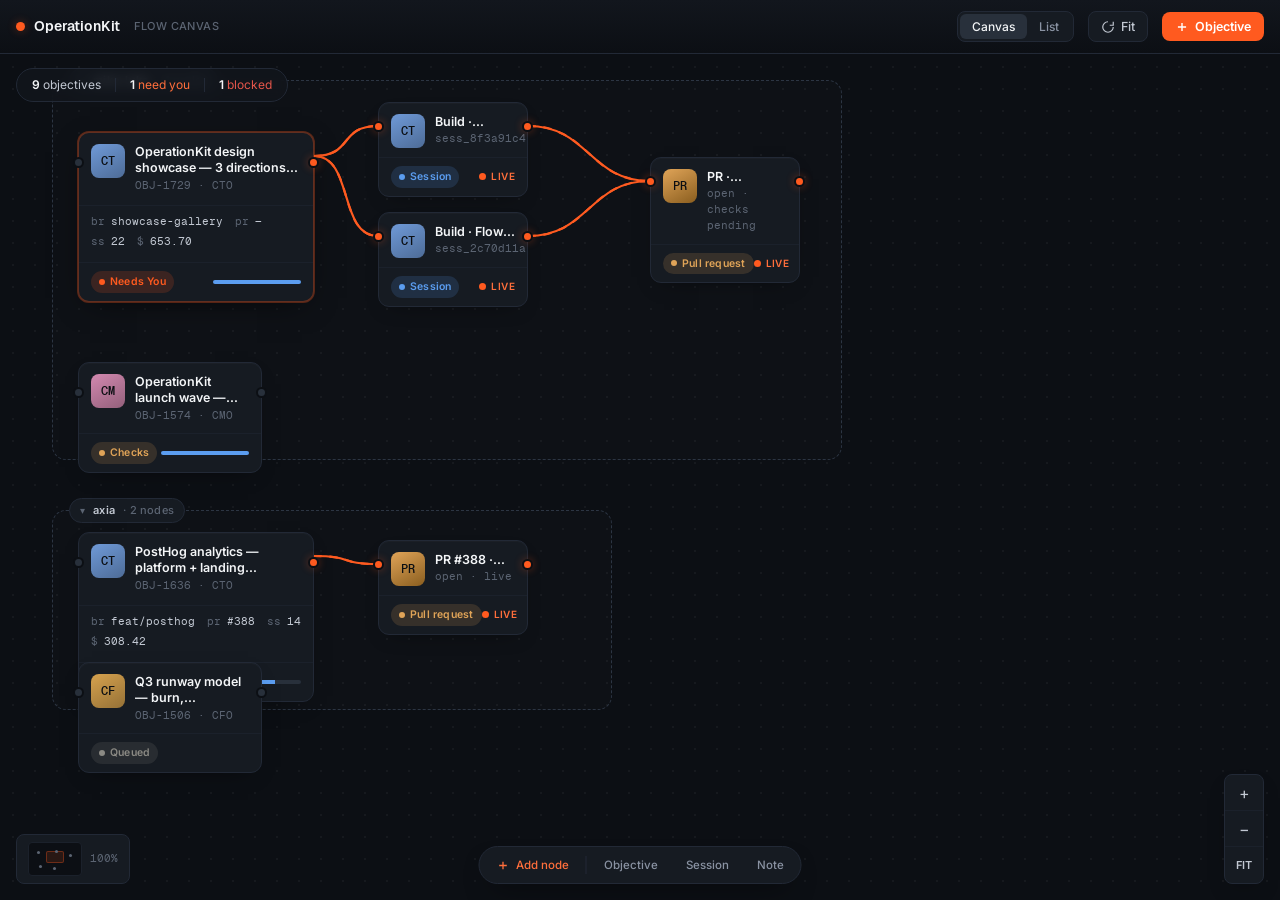
<file: showcase/directions/flow-canvas.html>
<!DOCTYPE html>
<html lang="en">
<head>
<meta charset="UTF-8">
<meta name="viewport" content="width=device-width,initial-scale=1,viewport-fit=cover">
<title>OperationKit · Flow Canvas</title>
<link rel="icon" href="../../favicon-caret.svg">
<link rel="stylesheet" href="../fonts.css">
<style>
:root{
  --ok-signal:#ff5a1f; --ok-ember:#d9430d; --ok-carbon:#0e1116;
  --surface-0:#0c0f14; --surface-1:#12161d; --surface-2:#161b22; --surface-3:#1e242d; --surface-4:#28303b;
  --fg-0:#f3f5f7; --fg-1:#c2c8d2; --fg-2:#8a93a3; --fg-3:#5b6472;
  --line:#222936; --line-soft:#1b212b; --line-strong:#2c3543;
  --accent:var(--ok-signal); --accent-hover:#ff6f3c; --accent-press:var(--ok-ember); --accent-fg:#ffffff;
  --accent-tint:rgba(255,90,31,.12); --accent-line:rgba(255,90,31,.32);
  --ok-verify:#1fb877; --ok-amber:#e6a700; --ok-alarm:#e5564b;
  --st-planning:#9b8cf0; --st-queue:#8b8a84; --st-working:#5b9df0; --st-ai:#46c2b6; --st-review:#e0a458; --st-human:var(--accent); --st-done:var(--ok-verify); --st-blocked:#e5564b;
  --agent-cto:#6f9ad8; --agent-cmo:#d389b0; --agent-coo:#6fb58c; --agent-cfo:#d6a24e; --agent-general:#8c8a92;
  --font-display:Geist,"Inter Tight",system-ui,sans-serif; --font-body:Inter,system-ui,sans-serif; --font-mono:"Geist Mono","JetBrains Mono",ui-monospace,monospace;
  --grid-line:rgba(255,255,255,.045); --edge:#3a4150; --edge-live:var(--accent);
  --r-xs:4px; --r-sm:6px; --r-md:8px; --r-lg:11px; --r-xl:14px;
}
*{box-sizing:border-box;margin:0;padding:0}
html,body{height:100%}
body{
  background:var(--surface-0); color:var(--fg-1);
  font-family:var(--font-body); font-size:14px; line-height:1.5;
  -webkit-font-smoothing:antialiased; overflow:hidden;
}
#root{height:100vh;height:100dvh;width:100%;display:flex;flex-direction:column}
.mono{font-family:var(--font-mono);font-variant-numeric:tabular-nums}
button{font-family:inherit;cursor:pointer;color:inherit;border:none;background:none}
::-webkit-scrollbar{width:9px;height:9px}
::-webkit-scrollbar-thumb{background:var(--surface-4);border-radius:9px}
::-webkit-scrollbar-track{background:transparent}

/* ============ TOOLBAR ============ */
.tb{
  display:flex;align-items:center;gap:14px;
  height:54px;flex:0 0 auto;padding:0 16px;
  background:linear-gradient(180deg,var(--surface-1),var(--surface-0));
  border-bottom:1px solid var(--line);
}
.tb-brand{display:flex;align-items:center;gap:9px;font-family:var(--font-display);font-weight:600;color:var(--fg-0);letter-spacing:-.01em}
.tb-dot{width:9px;height:9px;border-radius:50%;background:var(--accent);box-shadow:0 0 10px var(--accent-line)}
.tb-sub{font-size:11px;color:var(--fg-3);font-weight:500;letter-spacing:.04em;text-transform:uppercase}
.tb-spacer{flex:1}
.seg{display:flex;background:var(--surface-2);border:1px solid var(--line);border-radius:var(--r-md);padding:2px}
.seg button{font-size:12px;font-weight:500;padding:5px 12px;border-radius:var(--r-sm);color:var(--fg-2);transition:.12s}
.seg button.on{background:var(--surface-4);color:var(--fg-0)}
.btn-add{
  display:flex;align-items:center;gap:6px;font-size:12.5px;font-weight:600;
  padding:7px 13px;border-radius:var(--r-md);
  background:var(--accent);color:var(--accent-fg);transition:.12s;
}
.btn-add:hover{background:var(--accent-hover)}
.btn-ghost{
  display:flex;align-items:center;gap:6px;font-size:12.5px;font-weight:500;
  padding:7px 12px;border-radius:var(--r-md);
  background:var(--surface-2);border:1px solid var(--line);color:var(--fg-1);
}
.btn-ghost:hover{border-color:var(--line-strong);color:var(--fg-0)}

/* ============ CANVAS ============ */
.stage{position:relative;flex:1;overflow:hidden;background:var(--surface-0);cursor:grab}
.stage.dragging{cursor:grabbing}
.grid{
  position:absolute;inset:-2000px;
  background-image:radial-gradient(var(--grid-line) 1px, transparent 1px);
  background-size:22px 22px;
  pointer-events:none;
}
.world{position:absolute;top:0;left:0;transform-origin:0 0;will-change:transform}
.edges{position:absolute;top:0;left:0;width:4000px;height:3000px;overflow:visible;pointer-events:none}

/* group container */
.grp{
  position:absolute;border:1px dashed var(--line-strong);border-radius:var(--r-xl);
  background:rgba(255,255,255,.012);
}
.grp-hd{
  display:flex;align-items:center;gap:8px;position:absolute;top:-13px;left:16px;
  padding:3px 10px;background:var(--surface-2);border:1px solid var(--line);border-radius:999px;
  font-size:11px;font-weight:600;color:var(--fg-1);letter-spacing:.02em;
}
.grp-hd .chev{color:var(--fg-3);font-size:10px;transition:.15s}
.grp-hd .gcount{color:var(--fg-3);font-weight:500}
.grp.collapsed{height:46px!important;overflow:hidden}
.grp.collapsed .node{opacity:0;pointer-events:none}

/* node card */
.node{
  position:absolute;width:236px;
  background:var(--surface-2);border:1px solid var(--line);
  border-radius:var(--r-lg);
  box-shadow:0 1px 0 rgba(255,255,255,.02) inset,0 8px 22px -14px rgba(0,0,0,.7);
  transition:border-color .12s,box-shadow .12s,transform .12s;
}
.node:hover{border-color:var(--line-strong);box-shadow:0 8px 30px -12px rgba(0,0,0,.8)}
.node.sel{border-color:var(--accent-line);box-shadow:0 0 0 1px var(--accent-line),0 8px 30px -12px rgba(0,0,0,.8)}
.node.compact{width:184px}
.node.pin{width:150px}
.node-top{display:flex;align-items:flex-start;gap:10px;padding:11px 12px 9px}
.tile{
  flex:0 0 auto;width:34px;height:34px;border-radius:var(--r-md);
  display:flex;align-items:center;justify-content:center;
  font-family:var(--font-mono);font-size:12px;font-weight:600;color:#0b0e12;
  letter-spacing:.02em;
}
.node-h{min-width:0;flex:1}
.node-title{font-size:12.5px;font-weight:600;color:var(--fg-0);line-height:1.3;
  display:-webkit-box;-webkit-line-clamp:2;-webkit-box-orient:vertical;overflow:hidden}
.node.pin .node-title{-webkit-line-clamp:1}
.node-id{font-size:10.5px;color:var(--fg-3);margin-top:2px}
.chip{
  display:inline-flex;align-items:center;gap:5px;
  font-size:10.5px;font-weight:600;letter-spacing:.02em;
  padding:3px 8px;border-radius:999px;white-space:nowrap;
}
.chip .cd{width:6px;height:6px;border-radius:50%}
.node-meta{
  display:flex;flex-wrap:wrap;gap:4px 12px;
  padding:0 12px 11px;border-top:1px solid var(--line-soft);margin-top:2px;padding-top:9px;
}
.mrow{display:flex;align-items:center;gap:6px;font-size:10.5px;color:var(--fg-2)}
.mrow .mk{color:var(--fg-3)}
.mrow .mv{color:var(--fg-1)}
.node-foot{display:flex;align-items:center;justify-content:space-between;
  padding:8px 12px;border-top:1px solid var(--line-soft)}
.live-tag{display:flex;align-items:center;gap:5px;font-size:10px;font-weight:600;color:var(--accent-hover);letter-spacing:.04em}
.live-tag .pulse{width:7px;height:7px;border-radius:50%;background:var(--accent);animation:pulse 1.8s ease-in-out infinite}
@keyframes pulse{0%,100%{opacity:1;box-shadow:0 0 0 0 var(--accent-line)}50%{opacity:.55;box-shadow:0 0 0 5px transparent}}
.wbar{flex:1;height:4px;border-radius:99px;background:var(--surface-4);overflow:hidden;max-width:88px}
.wbar i{display:block;height:100%;background:var(--st-working)}
/* ports */
.port{position:absolute;top:24px;width:11px;height:11px;border-radius:50%;
  background:var(--surface-4);border:2px solid var(--surface-0);z-index:2}
.port.in{left:-6px}
.port.out{right:-6px}
.port.live{background:var(--accent);box-shadow:0 0 8px var(--accent-line)}
.pin .port{top:18px}

/* zoom cluster */
.zoom{
  position:absolute;right:16px;bottom:16px;z-index:5;
  display:flex;flex-direction:column;background:var(--surface-2);
  border:1px solid var(--line);border-radius:var(--r-md);overflow:hidden;
  box-shadow:0 10px 26px -14px rgba(0,0,0,.8);
}
.zoom button{width:38px;height:36px;display:flex;align-items:center;justify-content:center;
  font-size:16px;color:var(--fg-1);border-bottom:1px solid var(--line-soft)}
.zoom button:last-child{border-bottom:none;font-size:11px;font-weight:600}
.zoom button:hover{background:var(--surface-3);color:var(--fg-0)}
.zpct{
  position:absolute;left:16px;bottom:16px;z-index:5;
  display:flex;align-items:center;gap:8px;font-size:11px;color:var(--fg-3);
  background:var(--surface-2);border:1px solid var(--line);border-radius:var(--r-md);padding:7px 11px;
}
.zpct .mm{width:54px;height:34px;border-radius:var(--r-xs);background:var(--surface-0);
  border:1px solid var(--line-soft);position:relative;overflow:hidden}
.zpct .mm .vp{position:absolute;border:1px solid var(--accent-line);border-radius:2px;background:var(--accent-tint)}
.zpct .mm .dot{position:absolute;width:3px;height:3px;border-radius:50%;background:var(--fg-3)}

/* palette */
.pal{position:absolute;left:50%;bottom:16px;transform:translateX(-50%);z-index:5;
  display:flex;align-items:center;gap:6px;background:var(--surface-2);border:1px solid var(--line);
  border-radius:999px;padding:5px 6px;box-shadow:0 12px 28px -14px rgba(0,0,0,.85)}
.pal .pbtn{display:flex;align-items:center;gap:6px;font-size:11.5px;font-weight:500;color:var(--fg-2);
  padding:6px 11px;border-radius:999px}
.pal .pbtn:hover{background:var(--surface-3);color:var(--fg-0)}
.pal .pbtn.prime{color:var(--accent-hover)}
.pal .sep{width:1px;height:18px;background:var(--line)}

/* ============ LIST VIEW ============ */
.listwrap{flex:1;overflow:auto;padding:18px}
.list{max-width:920px;margin:0 auto;display:flex;flex-direction:column;gap:8px}
.lrow{display:flex;align-items:center;gap:13px;background:var(--surface-1);
  border:1px solid var(--line);border-radius:var(--r-lg);padding:11px 14px}
.lrow:hover{border-color:var(--line-strong)}
.lrow .lt{flex:1;min-width:0}
.lrow .lt .lt1{font-size:13px;font-weight:600;color:var(--fg-0);white-space:nowrap;overflow:hidden;text-overflow:ellipsis}
.lrow .lt .lt2{font-size:11px;color:var(--fg-3);margin-top:2px}
.lrow .lmeta{display:flex;align-items:center;gap:16px;flex:0 0 auto}

/* ============ SUMMARY BAR ============ */
.summary{position:absolute;left:16px;top:14px;z-index:5;display:flex;align-items:center;gap:14px;
  background:rgba(18,22,29,.78);backdrop-filter:blur(6px);border:1px solid var(--line);
  border-radius:999px;padding:7px 15px;font-size:12px}
.summary b{color:var(--fg-0);font-weight:600}
.summary .s-need{color:var(--accent-hover)}
.summary .s-blk{color:var(--st-blocked)}
.summary .sdiv{width:1px;height:14px;background:var(--line)}

/* ============ SESSION ============ */
.sess{flex:1;display:flex;flex-direction:column;overflow:hidden;background:var(--surface-0)}
.lineage{flex:0 0 auto;padding:16px 18px;border-bottom:1px solid var(--line);
  background:radial-gradient(var(--grid-line) 1px,transparent 1px) 0 0/22px 22px,var(--surface-0)}
.strip{display:flex;align-items:center;gap:0;max-width:760px;margin:0 auto}
.snode{background:var(--surface-2);border:1px solid var(--line);border-radius:var(--r-lg);
  padding:9px 12px;display:flex;align-items:center;gap:9px;position:relative;flex:0 0 auto}
.snode.sel{border-color:var(--accent-line);box-shadow:0 0 0 1px var(--accent-line)}
.snode .stile{width:28px;height:28px;border-radius:var(--r-sm);display:flex;align-items:center;justify-content:center;
  font-family:var(--font-mono);font-size:11px;font-weight:600;color:#0b0e12}
.snode .sx{min-width:0}
.snode .sx1{font-size:11.5px;font-weight:600;color:var(--fg-0)}
.snode .sx2{font-size:10px;color:var(--fg-3)}
.sedge{flex:1;height:2px;min-width:30px;position:relative}
.sedge svg{position:absolute;top:-6px;left:0;width:100%;height:14px;overflow:visible}
.transcript{flex:1;overflow:auto;padding:20px 18px 0}
.tpanel{max-width:760px;margin:0 auto}
.brief{background:var(--surface-1);border:1px solid var(--line);border-radius:var(--r-lg);padding:16px 18px;margin-bottom:20px}
.brief h3{font-family:var(--font-display);font-size:12px;font-weight:600;color:var(--fg-2);
  letter-spacing:.06em;text-transform:uppercase;margin-bottom:8px}
.brief p{font-size:13.5px;color:var(--fg-1);line-height:1.55}
.brief ol{margin:14px 0 0;padding-left:0;list-style:none;counter-reset:p}
.brief ol li{counter-increment:p;position:relative;padding:5px 0 5px 30px;font-size:13px;color:var(--fg-1)}
.brief ol li::before{content:counter(p);position:absolute;left:0;top:5px;width:20px;height:20px;border-radius:50%;
  background:var(--surface-3);color:var(--fg-2);font-family:var(--font-mono);font-size:10.5px;font-weight:600;
  display:flex;align-items:center;justify-content:center}
.acc{margin-top:16px;display:flex;flex-direction:column;gap:6px}
.acc .ar{display:flex;align-items:center;gap:9px;font-size:12.5px;color:var(--fg-1)}
.acc .ab{width:17px;height:17px;border-radius:var(--r-xs);display:flex;align-items:center;justify-content:center;
  font-size:11px;flex:0 0 auto;font-weight:700}
.acc .ab.y{background:rgba(31,184,119,.15);color:var(--ok-verify)}
.acc .ab.n{background:var(--surface-3);color:var(--fg-3)}
.msg{margin-bottom:14px}
.m-think{font-size:12.5px;color:var(--fg-3);font-style:italic;padding-left:14px;border-left:2px solid var(--line);line-height:1.5}
.m-tool{display:flex;align-items:center;gap:8px;font-family:var(--font-mono);font-size:11.5px;
  background:var(--surface-1);border:1px solid var(--line-soft);border-radius:var(--r-sm);padding:8px 11px;color:var(--fg-2)}
.m-tool .tn{color:var(--st-working);font-weight:600}
.m-tool .ta{color:var(--fg-1)}
.m-tool .arr{color:var(--fg-3)}
.m-tool .tr{color:var(--ok-verify);margin-left:auto}
.m-card{background:var(--surface-2);border:1px solid var(--line);border-radius:var(--r-md);padding:11px 13px}
.m-card.user{background:var(--surface-1);border-color:var(--line-soft)}
.m-card .mhd{display:flex;align-items:center;gap:8px;margin-bottom:6px}
.m-card .who{font-size:11px;font-weight:600;color:var(--fg-2);letter-spacing:.03em;text-transform:uppercase}
.m-card .tm{font-size:10.5px;color:var(--fg-3)}
.m-card .mtx{font-size:13.5px;color:var(--fg-0);line-height:1.55}
.composer{flex:0 0 auto;max-width:760px;margin:0 auto;width:100%;padding:14px 18px;
  display:flex;align-items:center;gap:10px}
.composer .inp{flex:1;background:var(--surface-2);border:1px solid var(--line);border-radius:var(--r-md);
  padding:11px 13px;font-family:var(--font-mono);font-size:12.5px;color:var(--fg-2)}
.composer .stop{display:flex;align-items:center;gap:7px;font-size:12.5px;font-weight:600;
  padding:11px 15px;border-radius:var(--r-md);background:var(--surface-2);border:1px solid var(--line-strong);color:var(--fg-1)}
.composer .stop .sq{width:9px;height:9px;border-radius:2px;background:var(--st-blocked)}

/* ============ OBJECTIVE INSPECTOR ============ */
.inspscroll{flex:1;overflow:auto;display:flex;justify-content:center;padding:22px 18px}
.insp{width:100%;max-width:540px;background:var(--surface-1);border:1px solid var(--line);
  border-radius:var(--r-xl);overflow:hidden;box-shadow:0 20px 50px -24px rgba(0,0,0,.7);align-self:flex-start}
.insp-hd{display:flex;align-items:flex-start;gap:13px;padding:18px;border-bottom:1px solid var(--line);
  background:linear-gradient(180deg,var(--surface-2),var(--surface-1))}
.insp-hd .tile{width:44px;height:44px;border-radius:var(--r-md);font-size:14px}
.insp-hd .ih{flex:1;min-width:0}
.insp-hd .ih1{font-family:var(--font-display);font-size:16px;font-weight:600;color:var(--fg-0);line-height:1.25;letter-spacing:-.01em}
.insp-hd .ih2{font-size:11.5px;color:var(--fg-3);margin-top:4px}
.insp-desc{padding:14px 18px;font-size:13px;color:var(--fg-1);line-height:1.55;border-bottom:1px solid var(--line-soft)}
.sect{padding:15px 18px;border-bottom:1px solid var(--line-soft)}
.sect:last-child{border-bottom:none}
.sect h4{font-family:var(--font-display);font-size:11px;font-weight:600;color:var(--fg-2);
  letter-spacing:.07em;text-transform:uppercase;margin-bottom:12px;display:flex;align-items:center;gap:7px}
.sect h4 .hdot{width:6px;height:6px;border-radius:50%;background:var(--fg-3)}
.kv{display:grid;grid-template-columns:120px 1fr;gap:9px 14px}
.kv dt{font-size:12px;color:var(--fg-3)}
.kv dd{font-size:12px;color:var(--fg-1)}
.dots{display:flex;gap:6px;align-items:center}
.rdot{width:13px;height:13px;border-radius:50%;border:1.5px solid var(--line-strong)}
.rdot.y{background:var(--ok-verify);border-color:var(--ok-verify)}
.rdot.n{background:var(--st-blocked);border-color:var(--st-blocked)}
.rollup{display:flex;align-items:center;gap:12px}
.rollup .wbar{max-width:none;height:7px;flex:1}
.link-grid{display:flex;flex-direction:column;gap:8px}
.lk{display:flex;align-items:center;gap:10px;background:var(--surface-2);border:1px solid var(--line-soft);
  border-radius:var(--r-md);padding:9px 12px}
.lk .lp{width:10px;height:10px;border-radius:50%;background:var(--surface-4);border:2px solid var(--surface-0);flex:0 0 auto}
.lk .lp.live{background:var(--accent);box-shadow:0 0 7px var(--accent-line)}
.lk .lkx{flex:1;min-width:0}
.lk .lk1{font-size:12px;font-weight:600;color:var(--fg-0)}
.lk .lk2{font-size:10.5px;color:var(--fg-3)}
.insp-actions{display:flex;gap:9px;padding:15px 18px}
.insp-actions .a-prime{flex:1;justify-content:center;background:var(--accent);color:var(--accent-fg)}
.insp-actions .a-prime:hover{background:var(--accent-hover)}

/* ============ MOBILE ============ */
.mtopbar{display:none}
.mtabs{display:none}
body[data-frame="mobile"] #root{padding-bottom:0}
body[data-frame="mobile"] .stage,
body[data-frame="mobile"] .zoom,
body[data-frame="mobile"] .zpct,
body[data-frame="mobile"] .pal{display:none!important}

body[data-frame="mobile"][data-screen="board"] .tb{display:none}
body[data-frame="mobile"] .mtopbar{
  display:flex;align-items:center;gap:10px;flex:0 0 auto;
  padding:12px 16px;padding-top:max(12px,env(safe-area-inset-top));
  background:linear-gradient(180deg,var(--surface-1),var(--surface-0));border-bottom:1px solid var(--line)}
.mtopbar .mt-brand{display:flex;align-items:center;gap:8px;font-family:var(--font-display);font-weight:600;color:var(--fg-0)}
.mtopbar .tb-dot{width:8px;height:8px}
.mtopbar .mt-spacer{flex:1}
.mtopbar .mt-add{width:36px;height:36px;border-radius:var(--r-md);background:var(--accent);color:var(--accent-fg);
  display:flex;align-items:center;justify-content:center;font-size:20px}

.mboard{flex:1;overflow:auto;padding:14px 14px 90px;display:flex;flex-direction:column;gap:11px}
.mhint{display:flex;align-items:center;gap:8px;font-size:11.5px;color:var(--fg-3);
  background:var(--surface-1);border:1px dashed var(--line-strong);border-radius:var(--r-md);padding:9px 12px}
.mhint b{color:var(--fg-1);font-weight:600}
.mnode{background:var(--surface-2);border:1px solid var(--line);border-radius:var(--r-lg);
  padding:12px;display:flex;gap:11px;position:relative;min-height:64px}
.mnode .mport{position:absolute;width:9px;height:9px;border-radius:50%;background:var(--surface-4);
  border:2px solid var(--surface-0);top:50%;transform:translateY(-50%)}
.mnode .mport.l{left:-5px}
.mnode .mport.r{right:-5px}
.mnode .mport.live{background:var(--accent);box-shadow:0 0 7px var(--accent-line)}
.mnode .tile{width:40px;height:40px}
.mnode .mx{flex:1;min-width:0}
.mnode .mx1{font-size:13px;font-weight:600;color:var(--fg-0);line-height:1.3;
  display:-webkit-box;-webkit-line-clamp:2;-webkit-box-orient:vertical;overflow:hidden}
.mnode .mxmeta{display:flex;flex-wrap:wrap;gap:5px 12px;margin-top:7px;align-items:center}
.mnode .mxmeta .mi{font-size:10.5px;color:var(--fg-2)}
.mnode .mxmeta .mi .k{color:var(--fg-3)}

.mtabs{
  display:flex;position:fixed;bottom:0;left:0;right:0;z-index:30;
  background:rgba(18,22,29,.94);backdrop-filter:blur(10px);border-top:1px solid var(--line);
  padding-bottom:env(safe-area-inset-bottom)}
.mtabs button{flex:1;min-height:54px;display:flex;flex-direction:column;align-items:center;justify-content:center;gap:3px;
  font-size:10px;font-weight:500;color:var(--fg-3)}
.mtabs button.on{color:var(--accent-hover)}
.mtabs button .ic{width:21px;height:21px;display:flex;align-items:center;justify-content:center}
.mtabs button svg{width:20px;height:20px;stroke:currentColor;fill:none;stroke-width:1.7}

body[data-frame="mobile"] .insp{max-width:none;border-radius:var(--r-lg)}
body[data-frame="mobile"] .inspscroll{padding:14px 14px 90px}
body[data-frame="mobile"] .kv{grid-template-columns:108px 1fr}
body[data-frame="mobile"] .transcript,
body[data-frame="mobile"] .composer{padding-left:14px;padding-right:14px}
body[data-frame="mobile"] .composer{padding-bottom:max(14px,env(safe-area-inset-bottom))}
body[data-frame="mobile"] .lineage{padding:12px}
body[data-frame="mobile"] .strip{overflow-x:auto}

@media (prefers-reduced-motion:reduce){
  .flow{animation:none!important}
  .live-tag .pulse{animation:none!important}
}
.flow{stroke-dasharray:7 9;animation:flow 1s linear infinite}
@keyframes flow{to{stroke-dashoffset:-32}}
</style>
</head>
<body>
<div id="root"></div>

<script src="../data.js"></script>
<script>
(function(){
  "use strict";
  var OK = window.OK;
  var qs = new URLSearchParams(location.search);
  var screen = qs.get("screen") || "board";
  var frame  = qs.get("frame")  || "desktop";
  if(["board","session","objective"].indexOf(screen)<0) screen="board";
  if(["desktop","mobile"].indexOf(frame)<0) frame="desktop";
  document.body.dataset.screen = screen;
  document.body.dataset.frame = frame;
  var root = document.getElementById("root");

  function esc(s){return String(s).replace(/[&<>"]/g,function(c){return {"&":"&amp;","<":"&lt;",">":"&gt;",'"':"&quot;"}[c];});}
  function agentColor(a){return "var(--agent-"+a+")";}
  function stColor(k){return "var(--st-"+k+")";}
  function statusOf(k){return OK.STATUS[k]||{label:k,hex:"#888"};}
  function tileStyle(a){return "background:linear-gradient(150deg,"+agentColor(a)+",color-mix(in srgb,"+agentColor(a)+" 70%, #000));";}

  function chip(k){
    var s=statusOf(k);
    return '<span class="chip" style="background:color-mix(in srgb,'+stColor(k)+' 16%, transparent);color:'+stColor(k)+'">'
      +'<span class="cd" style="background:'+stColor(k)+'"></span>'+esc(s.label)+'</span>';
  }

  /* ---------- bezier helper ---------- */
  function bez(x1,y1,x2,y2,live){
    var dx=Math.max(40,Math.abs(x2-x1)*0.5);
    var d="M"+x1+","+y1+" C"+(x1+dx)+","+y1+" "+(x2-dx)+","+y2+" "+x2+","+y2;
    var base='<path d="'+d+'" fill="none" stroke="'+(live?"var(--edge-live)":"var(--edge)")+'" stroke-width="'+(live?2.2:1.6)+'" opacity="'+(live?1:.8)+'"/>';
    var anim = live ? '<path class="flow" d="'+d+'" fill="none" stroke="var(--edge-live)" stroke-width="2.2" stroke-linecap="round"/>' : '';
    return base+anim;
  }

  /* ============================================================= BOARD */
  function renderBoard(){
    if(frame==="mobile"){ return renderBoardMobile(); }

    var objs = OK.OBJECTIVES;
    var need = objs.filter(function(o){return o.status==="human";}).length;
    var blk  = objs.filter(function(o){return o.status==="blocked";}).length;

    // Featured set kept LOW & simple. Two workspace groups.
    // mike-luka group: OBJ-1729 parent cluster (+ 2 worker/session children + a PR node) and OBJ-1574.
    // axia group: OBJ-1636 (live) and OBJ-1506.
    var parent = objs.find(function(o){return o.id==="OBJ-1729";});

    // node layout coords (world space)
    var nodes = {
      // mike-luka group
      n1729: {x:60,  y:70,  obj:parent, kind:"obj"},
      w_a:   {x:360, y:40,  kind:"worker", label:"Build · Mission Control", sub:"sess_8f3a91c4", live:true, agent:"cto"},
      w_b:   {x:360, y:150, kind:"worker", label:"Build · Flow Canvas", sub:"sess_2c70d11a", live:true, agent:"cto"},
      pr1729:{x:632, y:95,  kind:"pr", label:"PR · showcase-gallery", sub:"open · checks pending", live:true},
      n1574: {x:60,  y:300, obj:objs.find(function(o){return o.id==="OBJ-1574";}), kind:"obj"},
      // axia group
      n1636: {x:60,  y:470, obj:objs.find(function(o){return o.id==="OBJ-1636";}), kind:"obj"},
      pr1636:{x:360, y:478, kind:"pr", label:"PR #388 · feat/posthog", sub:"open · live", live:true},
      n1506: {x:60,  y:600, obj:objs.find(function(o){return o.id==="OBJ-1506";}), kind:"obj"}
    };

    var html='';
    html+='<div class="tb">'
      +'<div class="tb-brand"><span class="tb-dot"></span>OperationKit</div>'
      +'<span class="tb-sub">Flow Canvas</span>'
      +'<div class="tb-spacer"></div>'
      +'<div class="seg"><button class="on" data-view="canvas">Canvas</button><button data-view="list">List</button></div>'
      +'<button class="btn-ghost"><svg width="14" height="14" viewBox="0 0 24 24" fill="none" stroke="currentColor" stroke-width="2"><path d="M21 12a9 9 0 1 1-9-9"/><path d="M21 3v6h-6"/></svg>Fit</button>'
      +'<button class="btn-add"><svg width="14" height="14" viewBox="0 0 24 24" fill="none" stroke="currentColor" stroke-width="2.4"><path d="M12 5v14M5 12h14"/></svg>Objective</button>'
      +'</div>';

    // ---- CANVAS ----
    html+='<div class="stage" id="stage"><div class="grid"></div>';
    html+='<div class="summary"><span><b>'+objs.length+'</b> objectives</span><span class="sdiv"></span>'
      +'<span class="s-need"><b>'+need+'</b> need you</span><span class="sdiv"></span>'
      +'<span class="s-blk"><b>'+blk+'</b> blocked</span></div>';

    html+='<div class="world" id="world">';

    // edges svg (drawn first under nodes)
    html+='<svg class="edges">';
    // 1729 -> workers (live)
    html+=bez(60+236, 70+24, 360, 40+24, true);
    html+=bez(60+236, 70+24, 360, 150+24, true);
    // workers -> PR (live)
    html+=bez(360+150, 40+24, 632, 95+24, true);
    html+=bez(360+150, 150+24, 632, 95+24, true);
    // 1636 -> PR1636 (live)
    html+=bez(60+236, 470+24, 360, 478+24, true);
    // 1574 idle stub to nothing notable -> none; 1506 idle (queued)
    html+='</svg>';

    // groups
    html+='<div class="grp" data-grp="ml" style="left:34px;top:18px;width:790px;height:380px">'
      +'<div class="grp-hd"><span class="chev">▾</span>mike-luka <span class="gcount">· 4 nodes</span></div></div>';
    html+='<div class="grp" data-grp="ax" style="left:34px;top:448px;width:560px;height:200px">'
      +'<div class="grp-hd"><span class="chev">▾</span>axia <span class="gcount">· 2 nodes</span></div></div>';

    // nodes
    html+=objNode(nodes.n1729);
    html+=miniNode(nodes.w_a,"worker");
    html+=miniNode(nodes.w_b,"worker");
    html+=miniNode(nodes.pr1729,"pr");
    html+=objNode(nodes.n1574,true);
    html+=objNode(nodes.n1636);
    html+=miniNode(nodes.pr1636,"pr");
    html+=objNode(nodes.n1506,true);

    html+='</div>'; // world

    // zoom + minimap + palette
    html+='<div class="zoom"><button data-z="in">+</button><button data-z="out">−</button><button data-z="fit">FIT</button></div>';
    html+='<div class="zpct"><div class="mm"><div class="vp" id="mmvp"></div>'
      +'<span class="dot" style="left:8px;top:8px"></span><span class="dot" style="left:26px;top:7px"></span>'
      +'<span class="dot" style="left:40px;top:11px"></span><span class="dot" style="left:10px;top:22px"></span>'
      +'<span class="dot" style="left:24px;top:24px"></span></div>'
      +'<span class="mono" id="zlabel">100%</span></div>';
    html+='<div class="pal"><button class="pbtn prime"><svg width="13" height="13" viewBox="0 0 24 24" fill="none" stroke="currentColor" stroke-width="2.4"><path d="M12 5v14M5 12h14"/></svg>Add node</button>'
      +'<span class="sep"></span>'
      +'<button class="pbtn">Objective</button><button class="pbtn">Session</button><button class="pbtn">Note</button></div>';

    html+='</div>'; // stage

    // ---- LIST (hidden until toggled) ----
    html+='<div class="listwrap" id="listwrap" style="display:none">'+boardList(objs)+'</div>';

    root.innerHTML=html;
    wireCanvas();
    wireToggle();
  }

  function objNode(n,compact){
    var o=n.obj;var a=o.agent;
    var liveOut = o.live || o.status==="working";
    var prdone = o.workers.total ? Math.round(o.workers.done/o.workers.total*100) : 0;
    var html='<div class="node'+(compact?' compact':'')+(o.id==="OBJ-1729"?' sel':'')+'" style="left:'+n.x+'px;top:'+n.y+'px">';
    html+='<span class="port in"></span><span class="port out'+(liveOut?' live':'')+'"></span>';
    html+='<div class="node-top"><div class="tile" style="'+tileStyle(a)+'">'+esc(OK.AGENTS[a].mono)+'</div>'
      +'<div class="node-h"><div class="node-title">'+esc(o.title)+'</div><div class="node-id mono">'+esc(o.id)+' · '+esc(OK.AGENTS[a].name)+'</div></div></div>';
    if(!compact){
      html+='<div class="node-meta">'
        +'<span class="mrow mono"><span class="mk">br</span><span class="mv">'+esc(o.branch||"—")+'</span></span>'
        +'<span class="mrow mono"><span class="mk">pr</span><span class="mv">'+(o.pr?("#"+o.pr):"—")+'</span></span>'
        +'<span class="mrow mono"><span class="mk">ss</span><span class="mv">'+o.sessions+'</span></span>'
        +'<span class="mrow mono"><span class="mk">$</span><span class="mv">'+OK.fmtCost(o.cost).replace("$","")+'</span></span>'
        +'</div>';
    }
    html+='<div class="node-foot">'+chip(o.status);
    if(o.workers.total){ html+='<div class="wbar" title="workers '+o.workers.done+'/'+o.workers.total+'"><i style="width:'+prdone+'%"></i></div>'; }
    else if(o.live){ html+='<span class="live-tag"><span class="pulse"></span>LIVE</span>'; }
    html+='</div></div>';
    return html;
  }

  function miniNode(n,kind){
    var live=n.live;
    var label,sub,tileTxt,tileBg,id;
    if(kind==="pr"){
      label=n.label; sub=n.sub; tileTxt="PR"; tileBg="background:linear-gradient(150deg,var(--st-review),#8a5e1f);";
    }else{
      label=n.label; sub=n.sub; tileTxt=OK.AGENTS[n.agent].mono; tileBg=tileStyle(n.agent);
    }
    var html='<div class="node pin" style="left:'+n.x+'px;top:'+n.y+'px">';
    html+='<span class="port in'+(live?' live':'')+'"></span><span class="port out'+(live?' live':'')+'"></span>';
    html+='<div class="node-top"><div class="tile" style="'+tileBg+'">'+esc(tileTxt)+'</div>'
      +'<div class="node-h"><div class="node-title">'+esc(label)+'</div><div class="node-id mono">'+esc(sub)+'</div></div></div>';
    html+='<div class="node-foot">';
    html+= kind==="pr"
      ? '<span class="chip" style="background:color-mix(in srgb,var(--st-review) 16%, transparent);color:var(--st-review)"><span class="cd" style="background:var(--st-review)"></span>Pull request</span>'
      : '<span class="chip" style="background:color-mix(in srgb,var(--st-working) 16%, transparent);color:var(--st-working)"><span class="cd" style="background:var(--st-working)"></span>Session</span>';
    if(live){ html+='<span class="live-tag"><span class="pulse"></span>LIVE</span>'; }
    html+='</div></div>';
    return html;
  }

  function boardList(objs){
    var h='<div class="list">';
    objs.forEach(function(o){
      var a=o.agent;var liveOut=o.live||o.status==="working";
      h+='<div class="lrow">'
        +'<span class="port" style="position:static;width:9px;height:9px;'+(liveOut?'background:var(--accent);box-shadow:0 0 7px var(--accent-line)':'')+'"></span>'
        +'<div class="tile" style="width:30px;height:30px;border-radius:6px;'+tileStyle(a)+'">'+esc(OK.AGENTS[a].mono)+'</div>'
        +'<div class="lt"><div class="lt1">'+esc(o.title)+'</div>'
        +'<div class="lt2 mono">'+esc(o.id)+' · '+esc(o.workspace)+' · '+esc(o.branch||"no branch")+(o.pr?(" · #"+o.pr):"")+'</div></div>'
        +'<div class="lmeta">'
        +'<span class="mono" style="font-size:11px;color:var(--fg-2)">'+o.sessions+' ss</span>'
        +'<span class="mono" style="font-size:11px;color:var(--fg-2)">'+OK.fmtCost(o.cost)+'</span>'
        +chip(o.status)+'</div></div>';
    });
    h+='</div>';
    return h;
  }

  function wireToggle(){
    var seg=root.querySelector('.seg');
    var stage=root.querySelector('#stage');
    var listwrap=root.querySelector('#listwrap');
    if(!seg) return;
    seg.querySelectorAll('button').forEach(function(b){
      b.addEventListener('click',function(){
        seg.querySelectorAll('button').forEach(function(x){x.classList.remove('on');});
        b.classList.add('on');
        var v=b.dataset.view;
        if(v==="list"){ stage.style.display='none'; listwrap.style.display='block'; }
        else { stage.style.display='block'; listwrap.style.display=''; }
      });
    });
  }

  /* ---------- pan/zoom (drag-to-pan + zoom cluster) ---------- */
  function wireCanvas(){
    var stage=root.querySelector('#stage');
    var world=root.querySelector('#world');
    if(!stage||!world) return;
    var tx=18, ty=8, scale=1;
    var minS=0.45, maxS=1.7;
    var dragging=false, sx=0, sy=0, ox=0, oy=0;

    function apply(){
      world.style.transform='translate('+tx+'px,'+ty+'px) scale('+scale+')';
      var lbl=root.querySelector('#zlabel'); if(lbl) lbl.textContent=Math.round(scale*100)+'%';
      var vp=root.querySelector('#mmvp');
      if(vp){
        // minimap viewport box (rough, illustrative)
        var w=54,h=34;
        vp.style.left=Math.max(0,Math.min(w-16, (-tx/900)*w+18))+'px';
        vp.style.top=Math.max(0,Math.min(h-12, (-ty/700)*h+8))+'px';
        vp.style.width=(18/scale)+'px'; vp.style.height=(12/scale)+'px';
      }
    }
    apply();

    stage.addEventListener('mousedown',function(e){
      if(e.target.closest('.zoom,.pal,.zpct,.node,.summary')) return;
      dragging=true; stage.classList.add('dragging');
      sx=e.clientX; sy=e.clientY; ox=tx; oy=ty;
    });
    window.addEventListener('mousemove',function(e){
      if(!dragging) return;
      tx=ox+(e.clientX-sx); ty=oy+(e.clientY-sy); apply();
    });
    window.addEventListener('mouseup',function(){dragging=false; stage.classList.remove('dragging');});

    stage.addEventListener('wheel',function(e){
      e.preventDefault();
      var prev=scale;
      scale = Math.max(minS,Math.min(maxS, scale - e.deltaY*0.0012));
      // zoom toward cursor
      var r=stage.getBoundingClientRect();
      var cx=e.clientX-r.left, cy=e.clientY-r.top;
      tx = cx - (cx-tx)*(scale/prev);
      ty = cy - (cy-ty)*(scale/prev);
      apply();
    },{passive:false});

    root.querySelectorAll('.zoom button').forEach(function(b){
      b.addEventListener('click',function(){
        var z=b.dataset.z;
        if(z==="in") scale=Math.min(maxS,scale+0.15);
        else if(z==="out") scale=Math.max(minS,scale-0.15);
        else { scale=1; tx=18; ty=8; }
        apply();
      });
    });

    // node select highlight + group collapse
    root.querySelectorAll('.node').forEach(function(n){
      n.addEventListener('click',function(){
        root.querySelectorAll('.node').forEach(function(x){x.classList.remove('sel');});
        n.classList.add('sel');
      });
    });
    root.querySelectorAll('.grp-hd').forEach(function(hd){
      hd.addEventListener('click',function(){
        var g=hd.parentElement; g.classList.toggle('collapsed');
        var c=hd.querySelector('.chev'); c.textContent=g.classList.contains('collapsed')?'▸':'▾';
      });
    });
  }

  /* ============================================================= BOARD MOBILE */
  function renderBoardMobile(){
    var objs=OK.OBJECTIVES;
    var need=objs.filter(function(o){return o.status==="human";}).length;
    var blk=objs.filter(function(o){return o.status==="blocked";}).length;

    var html='';
    html+='<div class="mtopbar"><div class="mt-brand"><span class="tb-dot"></span>Flow Canvas</div>'
      +'<div class="mt-spacer"></div>'
      +'<button class="mt-add">+</button></div>';

    html+='<div class="mboard">';
    html+='<div class="summary" style="position:static;background:var(--surface-1);border-radius:var(--r-md);justify-content:flex-start;font-size:12px">'
      +'<span><b>'+objs.length+'</b> objectives</span><span class="sdiv"></span>'
      +'<span class="s-need"><b>'+need+'</b> need you</span><span class="sdiv"></span>'
      +'<span class="s-blk"><b>'+blk+'</b> blocked</span></div>';
    html+='<div class="mhint"><svg width="14" height="14" viewBox="0 0 24 24" fill="none" stroke="currentColor" stroke-width="1.8"><rect x="3" y="4" width="18" height="14" rx="2"/><path d="M8 21h8M12 18v3"/></svg><span><b>Canvas</b> view available on desktop — nodes shown as a list here.</span></div>';

    objs.forEach(function(o){
      var a=o.agent; var liveOut=o.live||o.status==="working";
      html+='<div class="mnode">'
        +'<span class="mport l"></span><span class="mport r'+(liveOut?' live':'')+'"></span>'
        +'<div class="tile" style="'+tileStyle(a)+'">'+esc(OK.AGENTS[a].mono)+'</div>'
        +'<div class="mx"><div class="mx1">'+esc(o.title)+'</div>'
        +'<div class="mxmeta">'+chip(o.status)
        +'<span class="mi mono"><span class="k">id </span>'+esc(o.id)+'</span>'
        +(o.branch?'<span class="mi mono"><span class="k">br </span>'+esc(o.branch)+'</span>':'')
        +'<span class="mi mono"><span class="k">$ </span>'+OK.fmtCost(o.cost).replace("$","")+'</span>'
        +(o.workers.total?'<span class="mi mono"><span class="k">w </span>'+o.workers.done+'/'+o.workers.total+'</span>':'')
        +'</div></div></div>';
    });
    html+='</div>';

    html+=mobileTabs("board");
    root.innerHTML=html;
  }

  function mobileTabs(active){
    var tabs=[
      {k:"board",l:"Board",p:'<rect x="3" y="3" width="7" height="7" rx="1"/><rect x="14" y="3" width="7" height="7" rx="1"/><rect x="3" y="14" width="7" height="7" rx="1"/><rect x="14" y="14" width="7" height="7" rx="1"/>'},
      {k:"sessions",l:"Sessions",p:'<path d="M21 15a2 2 0 0 1-2 2H7l-4 4V5a2 2 0 0 1 2-2h14a2 2 0 0 1 2 2z"/>'},
      {k:"jarvis",l:"Jarvis",p:'<circle cx="12" cy="12" r="4"/><path d="M12 2v3M12 19v3M2 12h3M19 12h3"/>'},
      {k:"docs",l:"Docs",p:'<path d="M14 2H6a2 2 0 0 0-2 2v16a2 2 0 0 0 2 2h12a2 2 0 0 0 2-2V8z"/><path d="M14 2v6h6"/>'},
      {k:"more",l:"More",p:'<circle cx="5" cy="12" r="1.4"/><circle cx="12" cy="12" r="1.4"/><circle cx="19" cy="12" r="1.4"/>'}
    ];
    var h='<div class="mtabs">';
    tabs.forEach(function(t){
      h+='<button class="'+(t.k===active?'on':'')+'"><span class="ic"><svg viewBox="0 0 24 24">'+t.p+'</svg></span>'+t.l+'</button>';
    });
    h+='</div>';
    return h;
  }

  /* ============================================================= SESSION */
  function renderSession(){
    var s=OK.SESSION; var a=s.agent;
    var html='';
    html+='<div class="sess">';

    // lineage strip
    html+='<div class="lineage"><div class="strip">';
    html+='<div class="snode sel"><div class="stile" style="'+tileStyle(a)+'">'+esc(OK.AGENTS[a].mono)+'</div>'
      +'<div class="sx"><div class="sx1">'+esc(s.objectiveId)+'</div><div class="sx2 mono">objective</div></div></div>';
    html+=sEdge(true);
    html+='<div class="snode"><div class="stile" style="background:linear-gradient(150deg,var(--st-working),#27537f)">SS</div>'
      +'<div class="sx"><div class="sx1">'+esc(s.sessionId)+'</div><div class="sx2 mono">session · live</div></div></div>';
    html+=sEdge(true);
    html+='<div class="snode"><div class="stile" style="background:linear-gradient(150deg,var(--st-review),#8a5e1f)">PR</div>'
      +'<div class="sx"><div class="sx1">'+esc(s.branch)+'</div><div class="sx2 mono">pr · pending</div></div></div>';
    html+='</div></div>';

    // transcript
    html+='<div class="transcript"><div class="tpanel">';

    // brief
    var b=s.brief;
    html+='<div class="brief"><h3>Brief</h3><p>'+esc(b.summary)+'</p>';
    html+='<ol>';b.plan.forEach(function(p){html+='<li>'+esc(p)+'</li>';});html+='</ol>';
    html+='<div class="acc">';
    b.acceptance.forEach(function(ac){
      var pass=ac.pass;
      var cls= pass===true?'y':'n';
      var mk = pass===true?'✓':(pass===false?'✕':'·');
      html+='<div class="ar"><span class="ab '+cls+'">'+mk+'</span>'+esc(ac.label)+'</div>';
    });
    html+='</div></div>';

    // messages
    s.messages.forEach(function(m){
      html+='<div class="msg">';
      if(m.kind==="thinking"){
        html+='<div class="m-think">'+esc(m.text)+'</div>';
      }else if(m.kind==="tool"){
        html+='<div class="m-tool"><span class="tn">'+esc(m.name)+'</span><span class="ta">'+esc(m.arg)+'</span>'
          +'<span class="arr">→</span><span class="tr">'+esc(m.result)+'</span></div>';
      }else{
        var who= m.kind==="user"?"You":OK.AGENTS[a].name;
        html+='<div class="m-card '+(m.kind==="user"?"user":"")+'"><div class="mhd"><span class="who">'+esc(who)+'</span><span class="tm mono">'+esc(m.t)+'</span></div>'
          +'<div class="mtx">'+esc(m.text)+'</div></div>';
      }
      html+='</div>';
    });

    html+='</div></div>'; // transcript

    // composer
    html+='<div class="composer"><div class="inp">Send a follow-up to '+esc(OK.AGENTS[a].name)+'…</div>'
      +'<button class="stop"><span class="sq"></span>Stop</button></div>';

    html+='</div>'; // sess

    if(frame==="mobile") html+=mobileTabs("sessions");
    root.innerHTML=html;
  }

  function sEdge(live){
    return '<div class="sedge"><svg viewBox="0 0 60 14" preserveAspectRatio="none">'
      +'<path d="M0,7 C20,7 40,7 60,7" fill="none" stroke="'+(live?'var(--edge-live)':'var(--edge)')+'" stroke-width="2"/>'
      +(live?'<path class="flow" d="M0,7 C20,7 40,7 60,7" fill="none" stroke="var(--edge-live)" stroke-width="2" stroke-linecap="round"/>':'')
      +'</svg></div>';
  }

  /* ============================================================= OBJECTIVE (inspector) */
  function renderObjective(){
    var o=OK.DETAIL; var a=o.agent;
    var live=o.live;
    var prdone=o.workers.total?Math.round(o.workers.done/o.workers.total*100):0;

    var html='<div class="inspscroll"><div class="insp">';

    html+='<div class="insp-hd"><div class="tile" style="'+tileStyle(a)+'">'+esc(OK.AGENTS[a].mono)+'</div>'
      +'<div class="ih"><div class="ih1">'+esc(o.title)+'</div>'
      +'<div class="ih2 mono">'+esc(o.id)+' · '+esc(OK.AGENTS[a].name)+' · node inspector</div></div>'
      +chip(o.status)+'</div>';

    html+='<div class="insp-desc">'+esc(o.desc)+'</div>';

    // Overview
    html+='<div class="sect"><h4><span class="hdot"></span>Overview</h4><dl class="kv">'
      +'<dt>Workspace</dt><dd class="mono">'+esc(o.workspace)+'</dd>'
      +'<dt>Category</dt><dd>'+esc(o.category)+'</dd>'
      +'<dt>Type</dt><dd class="mono">'+esc(o.type)+'</dd>'
      +'<dt>Model</dt><dd class="mono">'+esc(o.model)+'</dd>'
      +'<dt>Sessions</dt><dd class="mono">'+o.sessions+'</dd>'
      +'<dt>Cost</dt><dd class="mono">'+OK.fmtCost(o.cost)+'</dd>'
      +'<dt>Updated</dt><dd class="mono">'+esc(OK.fmtTime(o.updated))+'</dd>'
      +'</dl></div>';

    // Linkage (ports)
    html+='<div class="sect"><h4><span class="hdot" style="background:var(--accent)"></span>Linkage</h4>';
    html+='<div class="link-grid">';
    html+='<div class="lk"><span class="lp"></span><div class="lkx"><div class="lk1">Parent</div><div class="lk2 mono">none · root objective</div></div></div>';
    html+='<div class="lk"><span class="lp'+(live?' live':'')+'"></span><div class="lkx"><div class="lk1">Children</div><div class="lk2 mono">'+o.workers.total+' workers · '+o.workers.done+' done</div></div></div>';
    html+='<div class="lk"><span class="lp'+(o.pr||live?' live':'')+'"></span><div class="lkx"><div class="lk1">Pull request</div><div class="lk2 mono">'+(o.pr?('#'+o.pr):'branch '+esc(o.branch)+' · no PR yet')+'</div></div></div>';
    html+='</div></div>';

    // Activity
    html+='<div class="sect"><h4><span class="hdot"></span>Activity</h4><dl class="kv">';
    html+='<dt>Branch</dt><dd class="mono">'+esc(o.branch||'—')+'</dd>';
    html+='<dt>Live</dt><dd>'+(live?'<span style="color:var(--accent-hover);font-weight:600">● streaming</span>':'<span style="color:var(--fg-3)">idle</span>')+'</dd>';
    html+='<dt>Workers</dt><dd><div class="rollup"><div class="wbar"><i style="width:'+prdone+'%"></i></div><span class="mono">'+o.workers.done+'/'+o.workers.total+'</span></div></dd>';
    html+='<dt>AI review</dt><dd><div class="dots">';
    o.review.forEach(function(r){
      var cls= r===true?'y':(r===false?'n':'');
      html+='<span class="rdot '+cls+'"></span>';
    });
    html+='</div></dd>';
    html+='</dl></div>';

    // actions
    html+='<div class="insp-actions">'
      +'<button class="btn-add a-prime"><svg width="14" height="14" viewBox="0 0 24 24" fill="none" stroke="currentColor" stroke-width="2.2"><path d="M21 15a2 2 0 0 1-2 2H7l-4 4V5a2 2 0 0 1 2-2h14a2 2 0 0 1 2 2z"/></svg>Open session</button>'
      +'<button class="btn-ghost">Edit</button>'
      +'<button class="btn-ghost"><svg width="14" height="14" viewBox="0 0 24 24" fill="none" stroke="currentColor" stroke-width="2.2"><path d="M12 5v14M5 12h14"/></svg>Add downstream</button>'
      +'</div>';

    html+='</div></div>';

    if(frame==="mobile") html+=mobileTabs("board");
    root.innerHTML=html;
  }

  /* ---------- dispatch ---------- */
  if(screen==="board") renderBoard();
  else if(screen==="session") renderSession();
  else if(screen==="objective") renderObjective();
})();
</script>
</body>
</html>
</file>
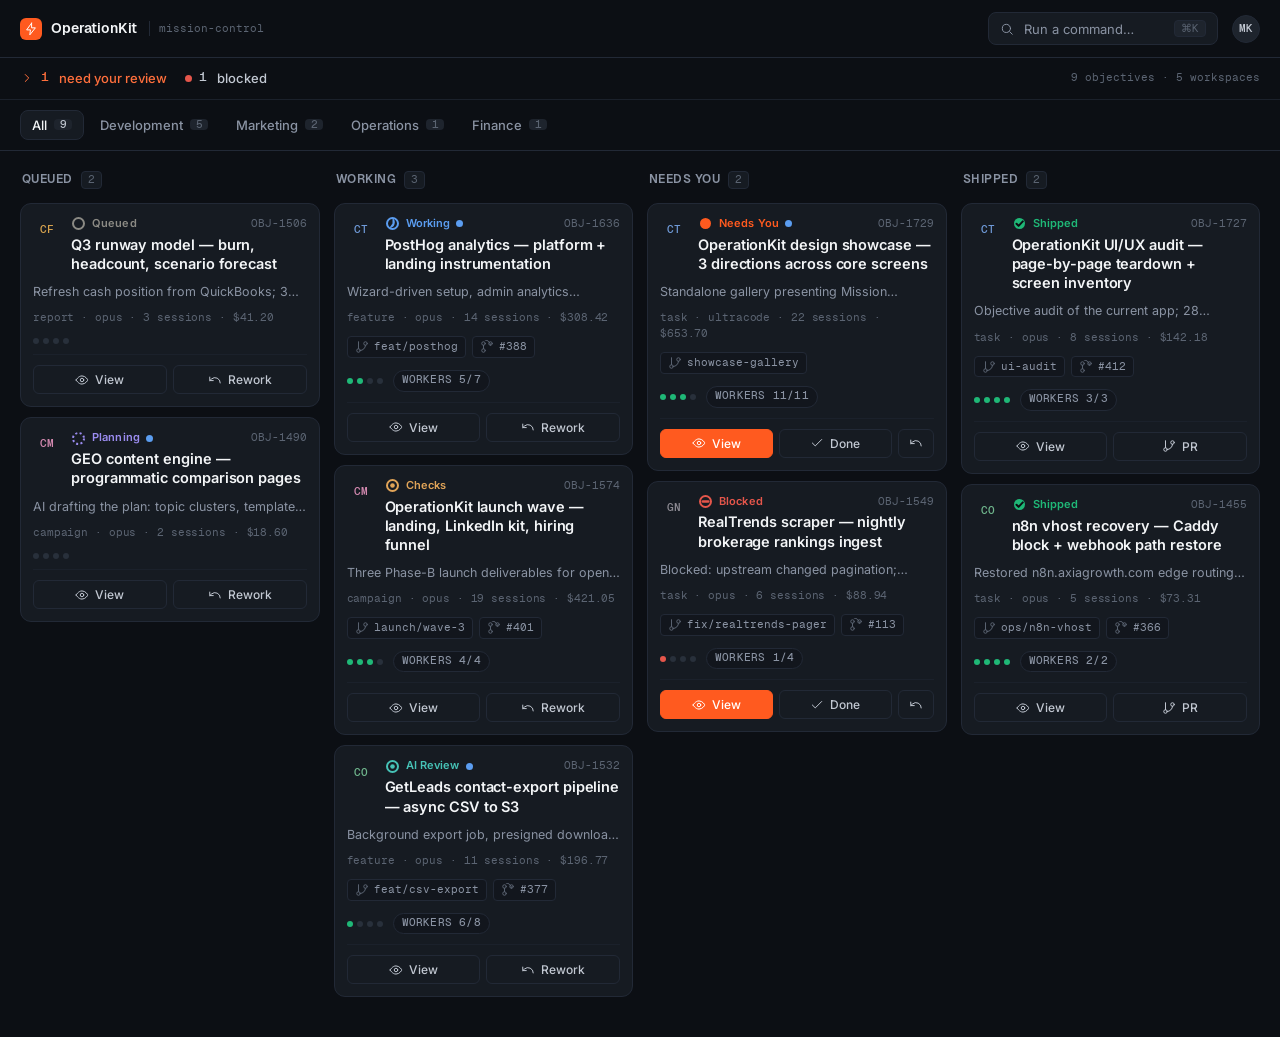
<file: showcase/directions/mission-control.html>
<!DOCTYPE html>
<html lang="en">
<head>
<meta charset="utf-8">
<meta name="viewport" content="width=device-width,initial-scale=1,viewport-fit=cover">
<title>OperationKit · Mission Control</title>
<link rel="icon" href="../../favicon-caret.svg">
<link rel="stylesheet" href="../fonts.css">
<style>
:root{
  --ok-signal:#ff5a1f; --ok-ember:#d9430d; --ok-carbon:#0e1116;
  --surface-0:#0c0f14; --surface-1:#12161d; --surface-2:#161b22; --surface-3:#1e242d; --surface-4:#28303b;
  --fg-0:#f3f5f7; --fg-1:#c2c8d2; --fg-2:#8a93a3; --fg-3:#5b6472;
  --line:#222936; --line-soft:#1b212b; --line-strong:#2c3543;
  --accent:var(--ok-signal); --accent-hover:#ff6f3c; --accent-press:var(--ok-ember); --accent-fg:#ffffff;
  --accent-tint:rgba(255,90,31,.12); --accent-line:rgba(255,90,31,.32);
  --ok-verify:#1fb877; --ok-amber:#e6a700; --ok-alarm:#e5564b;
  --st-planning:#9b8cf0; --st-queue:#8b8a84; --st-working:#5b9df0; --st-ai:#46c2b6; --st-review:#e0a458; --st-human:var(--accent); --st-done:var(--ok-verify); --st-blocked:#e5564b;
  --agent-cto:#6f9ad8; --agent-cmo:#d389b0; --agent-coo:#6fb58c; --agent-cfo:#d6a24e; --agent-general:#8c8a92;
  --font-display:Geist,"Inter Tight",system-ui,sans-serif; --font-body:Inter,system-ui,sans-serif; --font-mono:"Geist Mono","JetBrains Mono",ui-monospace,monospace;
  --r-xs:4px; --r-sm:6px; --r-md:8px; --r-lg:11px; --r-xl:14px;
}
*{box-sizing:border-box;margin:0;padding:0}
html,body{height:100%}
body{
  background:var(--surface-0); color:var(--fg-1);
  font-family:var(--font-body); font-size:14px; line-height:1.45;
  -webkit-font-smoothing:antialiased; text-rendering:optimizeLegibility;
  min-height:100vh;
}
.mono{font-family:var(--font-mono);font-feature-settings:"tnum" 1,"ss01" 1}
button{font-family:inherit;cursor:pointer;border:none;background:none;color:inherit}
svg{display:block}

/* ---------- App scaffold ---------- */
#root{min-height:100vh;display:flex;flex-direction:column}
.app{display:flex;flex-direction:column;min-height:100vh;background:var(--surface-0)}

/* ---------- Header ---------- */
.hdr{
  display:flex;align-items:center;gap:14px;
  padding:12px 20px; border-bottom:1px solid var(--line);
  background:var(--surface-0); position:sticky; top:0; z-index:20;
}
.brand{display:flex;align-items:center;gap:9px}
.brand-mark{width:22px;height:22px;border-radius:var(--r-sm);background:var(--accent);display:flex;align-items:center;justify-content:center}
.brand-mark svg{stroke:var(--accent-fg)}
.brand-name{font-family:var(--font-display);font-weight:600;font-size:14px;color:var(--fg-0);letter-spacing:-.01em}
.brand-sub{font-family:var(--font-mono);font-size:11px;color:var(--fg-3);padding-left:9px;margin-left:3px;border-left:1px solid var(--line)}
.hdr-spacer{flex:1}
.cmdk{
  display:flex;align-items:center;gap:10px;
  background:var(--surface-2);border:1px solid var(--line);border-radius:var(--r-md);
  padding:7px 11px;color:var(--fg-2);font-size:13px;min-width:230px;
}
.cmdk:hover{border-color:var(--line-strong);color:var(--fg-1)}
.cmdk .kbd{margin-left:auto;font-family:var(--font-mono);font-size:11px;color:var(--fg-3);background:var(--surface-3);border:1px solid var(--line);border-radius:var(--r-xs);padding:1px 6px}
.hdr-avatar{width:28px;height:28px;border-radius:50%;background:var(--surface-3);border:1px solid var(--line);display:flex;align-items:center;justify-content:center;font-family:var(--font-mono);font-size:11px;color:var(--fg-1);font-weight:600}

/* ---------- Utility strip ---------- */
.ustrip{display:flex;align-items:center;gap:18px;padding:11px 20px;border-bottom:1px solid var(--line-soft);background:var(--surface-0)}
.ustat{display:flex;align-items:center;gap:7px;font-size:13px;font-weight:500}
.ustat .num{font-family:var(--font-mono);font-weight:600}
.ustat.review{color:var(--accent-hover)}
.ustat.review .chev{stroke:var(--accent-hover)}
.ustat.blocked{color:var(--fg-1)}
.ustat .dot{width:7px;height:7px;border-radius:50%}
.ustrip-spacer{flex:1}
.ustrip-meta{font-family:var(--font-mono);font-size:11px;color:var(--fg-3)}

/* ---------- Category tabs ---------- */
.tabs{display:flex;align-items:center;gap:4px;padding:10px 20px;border-bottom:1px solid var(--line);background:var(--surface-0);overflow-x:auto;scrollbar-width:none}
.tabs::-webkit-scrollbar{display:none}
.tab{display:flex;align-items:center;gap:7px;padding:6px 11px;border-radius:var(--r-md);font-size:13px;font-weight:500;color:var(--fg-2);white-space:nowrap;border:1px solid transparent}
.tab:hover{color:var(--fg-0);background:var(--surface-1)}
.tab.active{color:var(--fg-0);background:var(--surface-2);border-color:var(--line)}
.tab .cnt{font-family:var(--font-mono);font-size:11px;color:var(--fg-3);background:var(--surface-3);border-radius:var(--r-xs);padding:0 5px;min-width:18px;text-align:center}
.tab.active .cnt{color:var(--fg-1)}

/* ---------- Board ---------- */
.board{display:grid;grid-template-columns:repeat(4,1fr);gap:14px;padding:18px 20px 40px;align-items:start;flex:1}
.col{display:flex;flex-direction:column;gap:10px;min-width:0}
.col-hd{display:flex;align-items:center;gap:8px;padding:2px 2px 4px;position:sticky;top:0}
.col-hd .ctitle{font-family:var(--font-display);font-weight:600;font-size:12px;letter-spacing:.04em;text-transform:uppercase;color:var(--fg-2)}
.col-hd .ccount{font-family:var(--font-mono);font-size:11px;color:var(--fg-3);background:var(--surface-2);border:1px solid var(--line);border-radius:var(--r-xs);padding:0 6px}
.col-hd .cglyph{margin-left:auto}

/* ---------- Card ---------- */
.card{
  background:var(--surface-2);border:1px solid var(--line);border-radius:var(--r-lg);
  padding:12px;display:flex;flex-direction:column;gap:10px;
}
.card:hover{border-color:var(--line-strong)}
.card-top{display:flex;align-items:flex-start;gap:10px}
.tile{
  width:28px;height:28px;flex:none;border-radius:var(--r-sm);
  display:flex;align-items:center;justify-content:center;
  font-family:var(--font-mono);font-size:11px;font-weight:600;
}
.card-headtxt{flex:1;min-width:0;display:flex;flex-direction:column;gap:3px}
.card-statusrow{display:flex;align-items:center;gap:6px}
.card-status-lbl{font-size:11px;font-weight:600;letter-spacing:.01em}
.card-id{font-family:var(--font-mono);font-size:11px;color:var(--fg-3);margin-left:auto}
.card-title{font-family:var(--font-body);font-weight:560;font-size:14.5px;line-height:1.32;color:var(--fg-0);letter-spacing:-.005em}
.card-desc{font-size:12.5px;line-height:1.4;color:var(--fg-2);display:-webkit-box;-webkit-line-clamp:1;-webkit-box-orient:vertical;overflow:hidden}
.card-meta{font-family:var(--font-mono);font-size:11px;color:var(--fg-3);letter-spacing:-.01em}
.chips{display:flex;flex-wrap:wrap;gap:6px}
.chip{display:inline-flex;align-items:center;gap:5px;font-family:var(--font-mono);font-size:11px;color:var(--fg-2);background:var(--surface-1);border:1px solid var(--line);border-radius:var(--r-xs);padding:2px 7px}
.chip svg{stroke:var(--fg-3)}
.card-foot{display:flex;align-items:center;gap:10px;padding-top:2px}
.dots{display:flex;align-items:center;gap:4px}
.dot4{width:6px;height:6px;border-radius:50%}
.dot4.t{background:var(--ok-verify)}
.dot4.f{background:var(--ok-alarm)}
.dot4.n{background:var(--surface-4)}
.wpill{display:inline-flex;align-items:center;gap:6px;font-family:var(--font-mono);font-size:10.5px;font-weight:500;color:var(--fg-2);background:var(--surface-1);border:1px solid var(--line);border-radius:999px;padding:2px 8px;letter-spacing:.02em}
.live-dot{width:7px;height:7px;border-radius:50%;background:var(--st-working);box-shadow:0 0 0 0 rgba(91,157,240,.5)}
.live-dot.is-live{animation:pulse 2s infinite}
@keyframes pulse{0%{box-shadow:0 0 0 0 rgba(91,157,240,.45)}70%{box-shadow:0 0 0 6px rgba(91,157,240,0)}100%{box-shadow:0 0 0 0 rgba(91,157,240,0)}}
.foot-spacer{flex:1}
.card-actions{display:flex;gap:6px;border-top:1px solid var(--line-soft);padding-top:10px}
.btn{display:inline-flex;align-items:center;gap:6px;font-size:12px;font-weight:500;padding:6px 10px;border-radius:var(--r-sm);border:1px solid var(--line);color:var(--fg-1);background:transparent}
.btn:hover{background:var(--surface-3);border-color:var(--line-strong)}
.btn svg{stroke:currentColor}
.btn.primary{background:var(--accent);border-color:var(--accent);color:var(--accent-fg)}
.btn.primary:hover{background:var(--accent-hover)}
.btn.flex{flex:1;justify-content:center}

/* ---------- Status glyph ---------- */
.glyph{flex:none}

/* ============ SESSION ============ */
.session{display:flex;flex-direction:column;min-height:100vh;max-width:920px;margin:0 auto;width:100%;border-left:1px solid var(--line);border-right:1px solid var(--line);background:var(--surface-0)}
.s-hd{display:flex;flex-direction:column;gap:12px;padding:16px 22px;border-bottom:1px solid var(--line);background:var(--surface-0);position:sticky;top:0;z-index:10}
.s-hd-top{display:flex;align-items:flex-start;gap:12px}
.s-hd-txt{flex:1;min-width:0}
.s-hd-title{font-family:var(--font-display);font-weight:600;font-size:16px;color:var(--fg-0);line-height:1.3;letter-spacing:-.01em}
.s-hd-meta{display:flex;flex-wrap:wrap;align-items:center;gap:8px;margin-top:7px;font-family:var(--font-mono);font-size:11px;color:var(--fg-3)}
.s-hd-meta .sep{color:var(--line-strong)}
.s-badge{display:inline-flex;align-items:center;gap:6px;font-family:var(--font-mono);font-size:11px;font-weight:500;border-radius:var(--r-xs);padding:2px 7px;border:1px solid var(--line)}
.s-badge.live{color:var(--accent-hover);border-color:var(--accent-line);background:var(--accent-tint)}
.s-actions{display:flex;gap:8px}
.s-body{flex:1;display:flex;flex-direction:column;gap:0;padding:0 22px 0}
.brief{border:1px solid var(--line);border-radius:var(--r-lg);background:var(--surface-1);margin:18px 0 8px;overflow:hidden}
.brief-hd{display:flex;align-items:center;gap:9px;padding:12px 14px;width:100%;text-align:left}
.brief-hd .bt{font-family:var(--font-display);font-weight:600;font-size:13px;color:var(--fg-0)}
.brief-hd .caret{margin-left:auto;transition:transform .15s;stroke:var(--fg-3)}
.brief.open .brief-hd .caret{transform:rotate(90deg)}
.brief-body{display:none;padding:0 14px 14px;flex-direction:column;gap:14px}
.brief.open .brief-body{display:flex}
.brief-sec-lbl{font-size:11px;font-weight:600;letter-spacing:.05em;text-transform:uppercase;color:var(--fg-3);margin-bottom:7px}
.brief-sum{font-size:13px;color:var(--fg-1);line-height:1.5}
.plan-list{list-style:none;display:flex;flex-direction:column;gap:7px;counter-reset:p}
.plan-list li{display:flex;gap:10px;font-size:13px;color:var(--fg-1);line-height:1.45}
.plan-list li::before{counter-increment:p;content:counter(p);font-family:var(--font-mono);font-size:11px;color:var(--fg-3);background:var(--surface-3);border-radius:var(--r-xs);width:18px;height:18px;flex:none;display:flex;align-items:center;justify-content:center;margin-top:1px}
.acc-row{display:flex;align-items:center;gap:9px;font-size:13px;color:var(--fg-1);padding:3px 0}
.transcript{display:flex;flex-direction:column;gap:14px;padding:16px 0 0}
.msg{display:flex;gap:11px}
.msg-think{color:var(--fg-3);font-style:italic;font-size:13px;line-height:1.5;display:flex;gap:8px;align-items:flex-start}
.msg-think .caret{stroke:var(--fg-3);margin-top:4px;flex:none}
.tool-row{display:flex;align-items:center;gap:8px;font-family:var(--font-mono);font-size:12px;background:var(--surface-1);border:1px solid var(--line);border-radius:var(--r-sm);padding:7px 10px;color:var(--fg-2);flex-wrap:wrap}
.tool-row .tn{color:var(--fg-1);font-weight:500}
.tool-row .arg{color:var(--fg-2)}
.tool-row .arrow{color:var(--fg-3)}
.tool-row .res{color:var(--ok-verify)}
.tool-row svg{stroke:var(--fg-3);flex:none}
.bubble{display:flex;gap:11px;align-items:flex-start}
.bubble-body{background:var(--surface-2);border:1px solid var(--line);border-radius:var(--r-lg);padding:10px 13px;font-size:13.5px;line-height:1.5;color:var(--fg-1);max-width:680px}
.bubble.user{flex-direction:row-reverse}
.bubble.user .bubble-body{background:var(--accent-tint);border-color:var(--accent-line);color:var(--fg-0)}
.bubble .ts{font-family:var(--font-mono);font-size:10px;color:var(--fg-3);margin-top:6px}
.composer{position:sticky;bottom:0;display:flex;align-items:center;gap:10px;padding:14px 22px;border-top:1px solid var(--line);background:var(--surface-0)}
.composer .inp{flex:1;display:flex;align-items:center;gap:8px;background:var(--surface-2);border:1px solid var(--line);border-radius:var(--r-md);padding:9px 12px;color:var(--fg-3);font-family:var(--font-mono);font-size:12.5px}

/* ============ OBJECTIVE MODAL ============ */
.backdrop{min-height:100vh;display:flex;align-items:center;justify-content:center;padding:32px 20px;background:rgba(6,8,11,.66)}
.modal{width:100%;max-width:620px;background:var(--surface-2);border:1px solid var(--line-strong);border-radius:var(--r-xl);overflow:hidden}
.m-hd{display:flex;align-items:flex-start;gap:13px;padding:20px 22px 16px;border-bottom:1px solid var(--line)}
.m-hd-txt{flex:1;min-width:0}
.m-statusrow{display:flex;align-items:center;gap:7px;margin-bottom:8px}
.m-status-lbl{font-size:11px;font-weight:600;letter-spacing:.02em}
.m-id{font-family:var(--font-mono);font-size:11px;color:var(--fg-3);margin-left:auto}
.m-title{font-family:var(--font-display);font-weight:600;font-size:18px;color:var(--fg-0);line-height:1.3;letter-spacing:-.01em}
.m-desc{font-size:13.5px;color:var(--fg-1);line-height:1.5;padding:16px 22px;border-bottom:1px solid var(--line-soft)}
.m-close{position:absolute;top:18px;right:18px}
.grid{display:grid;grid-template-columns:1fr 1fr;gap:1px;background:var(--line-soft);border-bottom:1px solid var(--line)}
.gcell{background:var(--surface-2);padding:12px 22px}
.gcell .k{font-size:10.5px;font-weight:600;letter-spacing:.05em;text-transform:uppercase;color:var(--fg-3);margin-bottom:4px}
.gcell .v{font-family:var(--font-mono);font-size:12.5px;color:var(--fg-1)}
.m-mid{display:flex;align-items:center;gap:18px;padding:14px 22px;border-bottom:1px solid var(--line)}
.m-mid-lbl{font-size:11px;font-weight:600;letter-spacing:.04em;text-transform:uppercase;color:var(--fg-3)}
.m-foot{display:flex;gap:9px;padding:16px 22px}

/* ============ COMMAND PALETTE (board, optional/closed) ============ */
.palette-wrap{position:fixed;inset:0;display:none;align-items:flex-start;justify-content:center;padding-top:14vh;background:rgba(6,8,11,.55);z-index:50}
.palette-wrap.open{display:flex}
.palette{width:100%;max-width:560px;background:var(--surface-2);border:1px solid var(--line-strong);border-radius:var(--r-xl);overflow:hidden}
.pal-inp{display:flex;align-items:center;gap:10px;padding:14px 16px;border-bottom:1px solid var(--line)}
.pal-inp input{flex:1;background:none;border:none;outline:none;color:var(--fg-0);font-family:var(--font-body);font-size:15px}
.pal-inp input::placeholder{color:var(--fg-3)}
.pal-list{padding:6px;max-height:300px;overflow:auto}
.pal-item{display:flex;align-items:center;gap:11px;padding:9px 11px;border-radius:var(--r-sm);font-size:13.5px;color:var(--fg-1)}
.pal-item:hover{background:var(--surface-3)}
.pal-item svg{stroke:var(--fg-2)}
.pal-item .k{margin-left:auto;font-family:var(--font-mono);font-size:10.5px;color:var(--fg-3)}

/* ============ MOBILE BOTTOM TAB BAR ============ */
.tabbar{display:none}

/* ============ MOBILE ============ */
body[data-frame="mobile"] .hdr{padding:11px 14px;gap:10px}
body[data-frame="mobile"] .brand-sub{display:none}
body[data-frame="mobile"] .cmdk{min-width:0;flex:1;padding:7px 10px}
body[data-frame="mobile"] .cmdk .label{display:none}
body[data-frame="mobile"] .hdr-avatar{display:none}
body[data-frame="mobile"] .ustrip{padding:9px 14px;gap:14px}
body[data-frame="mobile"] .ustrip-meta{display:none}
body[data-frame="mobile"] .tabs{padding:9px 14px}

body[data-frame="mobile"] .board{display:block;padding:14px 14px 92px}
body[data-frame="mobile"] .lane-seg{display:flex;gap:4px;padding:4px;background:var(--surface-1);border:1px solid var(--line);border-radius:var(--r-md);margin-bottom:14px}
body[data-frame="mobile"] .lane-btn{flex:1;display:flex;align-items:center;justify-content:center;gap:6px;padding:8px 4px;border-radius:var(--r-sm);font-size:12px;font-weight:500;color:var(--fg-2);min-height:40px}
body[data-frame="mobile"] .lane-btn.active{background:var(--surface-3);color:var(--fg-0)}
body[data-frame="mobile"] .lane-btn .cnt{font-family:var(--font-mono);font-size:10px;color:var(--fg-3)}
body[data-frame="mobile"] .col{display:none}
body[data-frame="mobile"] .col.lane-active{display:flex}
body[data-frame="mobile"] .col-hd{display:none}
/* dense mobile rows */
body[data-frame="mobile"] .card{padding:12px;gap:9px}
body[data-frame="mobile"] .card-title{font-size:14px}
body[data-frame="mobile"] .card-desc{display:none}
body[data-frame="mobile"] .card-actions .btn{min-height:42px}

.lane-seg{display:none}
body:not([data-frame="mobile"]) .lane-seg{display:none}

body[data-frame="mobile"] .tabbar{
  display:flex;position:fixed;left:0;right:0;bottom:0;z-index:40;
  background:var(--surface-1);border-top:1px solid var(--line);
  padding:6px 6px calc(6px + env(safe-area-inset-bottom));
}
body[data-frame="mobile"] .tabbar .tb{flex:1;display:flex;flex-direction:column;align-items:center;gap:3px;padding:6px 2px;min-height:44px;color:var(--fg-3);font-size:10px;font-weight:500}
body[data-frame="mobile"] .tabbar .tb svg{stroke:var(--fg-3)}
body[data-frame="mobile"] .tabbar .tb.active{color:var(--accent-hover)}
body[data-frame="mobile"] .tabbar .tb.active svg{stroke:var(--accent-hover)}

body[data-frame="mobile"] .session{border:none;max-width:none}
body[data-frame="mobile"] .s-hd{padding:14px}
body[data-frame="mobile"] .s-body{padding:0 14px}
body[data-frame="mobile"] .composer{padding:12px 14px calc(12px + env(safe-area-inset-bottom))}
body[data-frame="mobile"] .s-hd-title{font-size:15px}
body[data-frame="mobile"] .bubble-body{max-width:none}

body[data-frame="mobile"] .backdrop{padding:0;align-items:stretch}
body[data-frame="mobile"] .modal{max-width:none;border-radius:0;border:none;min-height:100vh}
body[data-frame="mobile"] .grid{grid-template-columns:1fr}
body[data-frame="mobile"] .m-foot{flex-direction:column;padding-bottom:calc(16px + env(safe-area-inset-bottom))}
body[data-frame="mobile"] .m-foot .btn{justify-content:center;min-height:46px}

@media (prefers-reduced-motion:reduce){.live-dot.is-live{animation:none}}
</style>
</head>
<body>
<div id="root"></div>
<script src="../data.js"></script>
<script>
(function(){
  var P = new URLSearchParams(location.search);
  var screen = P.get("screen") || "board";
  var frame = P.get("frame") || "desktop";
  document.body.dataset.screen = screen;
  document.body.dataset.frame = frame;

  var OK = window.OK;
  var esc = function(s){return String(s).replace(/[&<>"]/g,function(c){return {"&":"&amp;","<":"&lt;",">":"&gt;","\"":"&quot;"}[c];});};

  // ---------- SVG icon helpers ----------
  function ico(p){return '<svg width="14" height="14" viewBox="0 0 24 24" fill="none" stroke="currentColor" stroke-width="1.7" stroke-linecap="round" stroke-linejoin="round">'+p+'</svg>';}
  var I = {
    bolt: ico('<path d="M13 2 4.5 13.5H11l-1 8.5L19.5 10H13l0-8z"/>'),
    chevR: ico('<path d="m9 6 6 6-6 6"/>'),
    eye: ico('<path d="M2 12s3.5-7 10-7 10 7 10 7-3.5 7-10 7S2 12 2 12Z"/><circle cx="12" cy="12" r="3"/>'),
    check: ico('<path d="M20 6 9 17l-5-5"/>'),
    redo: ico('<path d="M3 7v6h6"/><path d="M21 17a9 9 0 0 0-15-6.7L3 13"/>'),
    branch: ico('<line x1="6" y1="3" x2="6" y2="15"/><circle cx="18" cy="6" r="3"/><circle cx="6" cy="18" r="3"/><path d="M18 9a9 9 0 0 1-9 9"/>'),
    pr: ico('<circle cx="6" cy="6" r="3"/><circle cx="6" cy="18" r="3"/><path d="M6 9v6"/><path d="M18 9a9 9 0 0 0-9-9"/><circle cx="18" cy="6" r="3"/>'),
    search: ico('<circle cx="11" cy="11" r="7"/><path d="m21 21-4.3-4.3"/>'),
    x: ico('<path d="M18 6 6 18M6 6l12 12"/>'),
    stop: ico('<rect x="6" y="6" width="12" height="12" rx="2"/>'),
    send: ico('<path d="m22 2-7 20-4-9-9-4Z"/><path d="M22 2 11 13"/>'),
    play: ico('<path d="m6 4 14 8-14 8z"/>'),
    edit: ico('<path d="M12 20h9"/><path d="M16.5 3.5a2.1 2.1 0 0 1 3 3L7 19l-4 1 1-4Z"/>'),
    board: ico('<rect x="3" y="3" width="7" height="18" rx="1"/><rect x="14" y="3" width="7" height="11" rx="1"/>'),
    sess: ico('<path d="M21 15a2 2 0 0 1-2 2H7l-4 4V5a2 2 0 0 1 2-2h14a2 2 0 0 1 2 2z"/>'),
    docs: ico('<path d="M14 2H6a2 2 0 0 0-2 2v16a2 2 0 0 0 2 2h12a2 2 0 0 0 2-2V8z"/><path d="M14 2v6h6"/>'),
    more: ico('<circle cx="5" cy="12" r="1.5"/><circle cx="12" cy="12" r="1.5"/><circle cx="19" cy="12" r="1.5"/>'),
    caretSm:'<svg width="10" height="10" viewBox="0 0 24 24" fill="none" stroke="currentColor" stroke-width="2" stroke-linecap="round" stroke-linejoin="round"><path d="m9 6 6 6-6 6"/></svg>',
  };

  // ---------- Status circular glyph (the signature motif) ----------
  function glyph(status, size){
    size = size || 16;
    var c = "var(--st-"+status+")";
    var r = size/2;
    var cx = r, cy = r, rad = r-2;
    var ring = '<circle cx="'+cx+'" cy="'+cy+'" r="'+rad+'" fill="none" stroke="'+c+'" stroke-width="2"/>';
    var inner='';
    if(status==="planning"){
      inner = '<circle cx="'+cx+'" cy="'+cy+'" r="'+rad+'" fill="none" stroke="'+c+'" stroke-width="2" stroke-dasharray="2 2.4"/>';
      ring='';
    } else if(status==="queue"){
      // empty ring (default ring only)
    } else if(status==="working"){
      // partial pie ~60%
      var a = 2*Math.PI*0.60, sx=cx+rad*Math.sin(0), sy=cy-rad*Math.cos(0);
      var ex=cx+rad*Math.sin(a), ey=cy-rad*Math.cos(a);
      inner='<path d="M'+cx+' '+cy+' L'+sx+' '+sy+' A'+rad+' '+rad+' 0 0 1 '+ex+' '+ey+' Z" fill="'+c+'"/>';
    } else if(status==="ai"||status==="review"){
      inner='<circle cx="'+cx+'" cy="'+cy+'" r="'+(rad*0.42)+'" fill="'+c+'"/>';
    } else if(status==="human"){
      ring=''; inner='<circle cx="'+cx+'" cy="'+cy+'" r="'+rad+'" fill="'+c+'"/>';
    } else if(status==="done"){
      ring='<circle cx="'+cx+'" cy="'+cy+'" r="'+rad+'" fill="'+c+'"/>';
      var s2=size;
      inner='<path d="M'+(s2*0.30)+' '+(s2*0.52)+' L'+(s2*0.44)+' '+(s2*0.66)+' L'+(s2*0.72)+' '+(s2*0.36)+'" fill="none" stroke="#0c0f14" stroke-width="2" stroke-linecap="round" stroke-linejoin="round"/>';
    } else if(status==="blocked"){
      inner='<line x1="'+(cx-rad*0.5)+'" y1="'+cy+'" x2="'+(cx+rad*0.5)+'" y2="'+cy+'" stroke="'+c+'" stroke-width="2.4" stroke-linecap="round"/>';
    }
    return '<svg class="glyph" width="'+size+'" height="'+size+'" viewBox="0 0 '+size+' '+size+'">'+ring+inner+'</svg>';
  }

  function tile(agentKey){
    var a = OK.AGENTS[agentKey]; var c = "var(--agent-"+agentKey+")";
    return '<div class="tile" style="background:'+c+'1f;color:'+c+'">'+a.mono+'</div>';
  }

  function reviewDots(review){
    return '<div class="dots">'+review.map(function(v){
      var cls = v===true?"t":(v===false?"f":"n");
      return '<span class="dot4 '+cls+'"></span>';
    }).join('')+'</div>';
  }

  function metaLine(o){
    return esc(o.type)+' · '+esc(o.model)+' · '+o.sessions+' sessions · '+OK.fmtCost(o.cost);
  }

  function chipBranch(o){
    var out='';
    if(o.branch) out += '<span class="chip">'+I.branch+o.branch+'</span>';
    if(o.pr>0) out += '<span class="chip">'+I.pr+'#'+o.pr+'</span>';
    return out;
  }

  // ---------- CARD ----------
  function card(o){
    var st = OK.STATUS[o.status];
    var live = o.live ? '<span class="live-dot is-live" title="live"></span>' : '';
    var actions;
    if(o.status==="human"||o.status==="blocked"){
      actions = '<button class="btn primary flex">'+I.eye+'View</button><button class="btn flex">'+I.check+'Done</button><button class="btn">'+I.redo+'</button>';
    } else if(o.status==="done"){
      actions = '<button class="btn flex">'+I.eye+'View</button><button class="btn flex">'+I.branch+'PR</button>';
    } else {
      actions = '<button class="btn flex">'+I.eye+'View</button><button class="btn flex">'+I.redo+'Rework</button>';
    }
    var wpill = o.workers.total>0 ? '<span class="wpill">WORKERS '+o.workers.done+'/'+o.workers.total+'</span>' : '';
    return '<div class="card">'
      + '<div class="card-top">'+tile(o.agent)
      + '<div class="card-headtxt">'
      +   '<div class="card-statusrow">'+glyph(o.status,15)
      +     '<span class="card-status-lbl" style="color:var(--st-'+o.status+')">'+esc(st.label)+'</span>'
      +     live
      +     '<span class="card-id mono">'+esc(o.id)+'</span></div>'
      +   '<div class="card-title">'+esc(o.title)+'</div>'
      + '</div></div>'
      + '<div class="card-desc">'+esc(o.desc)+'</div>'
      + '<div class="card-meta mono">'+metaLine(o)+'</div>'
      + (chipBranch(o) ? '<div class="chips">'+chipBranch(o)+'</div>' : '')
      + '<div class="card-foot">'+reviewDots(o.review)+wpill+'</div>'
      + '<div class="card-actions">'+actions+'</div>'
      + '</div>';
  }

  // ---------- BOARD ----------
  function colOf(o){
    for(var i=0;i<OK.COLUMNS.length;i++){ if(OK.COLUMNS[i].statuses.indexOf(o.status)>=0) return OK.COLUMNS[i].key; }
    return "queue";
  }
  function catCount(cat){
    return OK.OBJECTIVES.filter(function(o){return cat==="All"||o.category===cat;}).length;
  }

  function renderBoard(){
    var objs = OK.OBJECTIVES;
    var needReview = objs.filter(function(o){return o.status==="human";}).length;
    var blocked = objs.filter(function(o){return o.status==="blocked";}).length;

    var tabs = OK.CATEGORIES.map(function(c,i){
      return '<button class="tab'+(i===0?' active':'')+'">'+esc(c)+'<span class="cnt mono">'+catCount(c)+'</span></button>';
    }).join('');

    var laneSeg = '<div class="lane-seg">'+OK.COLUMNS.map(function(col,i){
      var n = objs.filter(function(o){return colOf(o)===col.key;}).length;
      return '<button class="lane-btn'+(i===0?' active':'')+'" data-lane="'+col.key+'">'+col.title+'<span class="cnt mono">'+n+'</span></button>';
    }).join('')+'</div>';

    var cols = OK.COLUMNS.map(function(col,i){
      var inCol = objs.filter(function(o){return colOf(o)===col.key;});
      var hd = '<div class="col-hd"><span class="ctitle">'+esc(col.title)+'</span>'
        + '<span class="ccount mono">'+inCol.length+'</span></div>';
      return '<div class="col'+(i===0?' lane-active':'')+'" data-lane="'+col.key+'">'+hd
        + inCol.map(card).join('') + '</div>';
    }).join('');

    var palette = '<div class="palette-wrap" id="palwrap"><div class="palette">'
      + '<div class="pal-inp">'+I.search+'<input placeholder="Run a command or jump to an objective…" autocomplete="off"></div>'
      + '<div class="pal-list">'
      +   '<div class="pal-item">'+I.bolt+'New objective<span class="k">N</span></div>'
      +   '<div class="pal-item">'+I.eye+'Review queue<span class="k">R</span></div>'
      +   '<div class="pal-item">'+I.sess+'Open live session<span class="k">S</span></div>'
      +   '<div class="pal-item">'+I.check+'Mark objective done<span class="k">D</span></div>'
      + '</div></div></div>';

    document.getElementById("root").innerHTML =
      '<div class="app">'
      + header()
      + '<div class="ustrip">'
      +   '<div class="ustat review">'+I.chevR+'<span class="num">'+needReview+'</span>&nbsp;need your review</div>'
      +   '<div class="ustat blocked"><span class="dot" style="background:var(--st-blocked)"></span><span class="num">'+blocked+'</span>&nbsp;blocked</div>'
      +   '<div class="ustrip-spacer"></div>'
      +   '<div class="ustrip-meta">'+objs.length+' objectives · 5 workspaces</div>'
      + '</div>'
      + '<div class="tabs">'+tabs+'</div>'
      + laneSeg
      + '<div class="board">'+cols+'</div>'
      + tabbar("board")
      + palette
      + '</div>';

    // wire mobile lane segmented control
    document.querySelectorAll(".lane-btn").forEach(function(b){
      b.addEventListener("click",function(){
        document.querySelectorAll(".lane-btn").forEach(function(x){x.classList.remove("active");});
        b.classList.add("active");
        var lane=b.dataset.lane;
        document.querySelectorAll(".col").forEach(function(c){
          c.classList.toggle("lane-active", c.dataset.lane===lane);
        });
      });
    });
    // command palette toggle
    var trig=document.getElementById("cmdk-trigger"), pw=document.getElementById("palwrap");
    if(trig&&pw){
      trig.addEventListener("click",function(){pw.classList.add("open");});
      pw.addEventListener("click",function(e){if(e.target===pw)pw.classList.remove("open");});
      document.addEventListener("keydown",function(e){if(e.key==="Escape")pw.classList.remove("open");});
    }
    // category tabs
    document.querySelectorAll(".tab").forEach(function(t){
      t.addEventListener("click",function(){
        document.querySelectorAll(".tab").forEach(function(x){x.classList.remove("active");});
        t.classList.add("active");
      });
    });
  }

  // ---------- HEADER ----------
  function header(){
    return '<div class="hdr">'
      + '<div class="brand"><span class="brand-mark">'+I.bolt+'</span>'
      +   '<span class="brand-name">OperationKit</span>'
      +   '<span class="brand-sub mono">mission-control</span></div>'
      + '<div class="hdr-spacer"></div>'
      + '<button class="cmdk" id="cmdk-trigger">'+I.search+'<span class="label">Run a command…</span><span class="kbd">⌘K</span></button>'
      + '<div class="hdr-avatar mono">MK</div>'
      + '</div>';
  }

  // ---------- TAB BAR (mobile) ----------
  function tabbar(active){
    var items=[["board","Board",I.board],["sess","Sessions",I.sess],["jarvis","Jarvis",I.bolt],["docs","Docs",I.docs],["more","More",I.more]];
    return '<nav class="tabbar">'+items.map(function(it){
      return '<button class="tb'+(it[0]===active?' active':'')+'">'+it[2]+'<span>'+it[1]+'</span></button>';
    }).join('')+'</nav>';
  }

  // ---------- SESSION ----------
  function renderSession(){
    var s = OK.SESSION;
    var st = OK.STATUS[s.status];
    var msgs = s.messages.map(function(m){
      if(m.kind==="thinking"){
        return '<div class="msg-think">'+I.caretSm+'<span>'+esc(m.text)+'</span></div>';
      }
      if(m.kind==="tool"){
        return '<div class="tool-row">'+I.bolt+'<span class="tn">'+esc(m.name)+'</span>'
          + '<span class="arg">'+esc(m.arg)+'</span><span class="arrow">→</span>'
          + '<span class="res">'+esc(m.result)+'</span></div>';
      }
      if(m.kind==="user"){
        return '<div class="bubble user"><div class="hdr-avatar mono">MK</div>'
          + '<div><div class="bubble-body">'+esc(m.text)+'</div><div class="ts mono" style="text-align:right">'+esc(m.t)+'</div></div></div>';
      }
      return '<div class="bubble">'+tile(s.agent)
        + '<div><div class="bubble-body">'+esc(m.text)+'</div><div class="ts mono">'+esc(m.t)+'</div></div></div>';
    }).join('');

    var plan = s.brief.plan.map(function(p){return '<li>'+esc(p)+'</li>';}).join('');
    var acc = s.brief.acceptance.map(function(a){
      var g = a.pass===true?"done":(a.pass===false?"blocked":"queue");
      return '<div class="acc-row">'+glyph(g,15)+'<span>'+esc(a.label)+'</span></div>';
    }).join('');

    document.getElementById("root").innerHTML =
      '<div class="app"><div class="session">'
      + '<div class="s-hd"><div class="s-hd-top">'+tile(s.agent)
      +   '<div class="s-hd-txt"><div class="s-hd-title">'+esc(s.title)+'</div>'
      +     '<div class="s-hd-meta">'
      +       glyph(s.status,14)+'<span style="color:var(--st-'+s.status+');font-weight:600">'+esc(st.label)+'</span>'
      +       (s.live?'<span class="s-badge live"><span class="live-dot is-live"></span>LIVE</span>':'')
      +       '<span class="sep">·</span>'+esc(s.workspace)
      +       '<span class="sep">·</span>'+s.sessionCount+' sessions'
      +       '<span class="sep">·</span>'+OK.fmtCost(s.cost)
      +       '<span class="sep">·</span>'+esc(s.sessionId)
      +     '</div></div></div>'
      +   '<div class="s-actions"><button class="btn primary">'+I.check+'Approve</button>'
      +     '<button class="btn">'+I.redo+'Rework</button>'
      +     '<button class="btn">'+I.check+'Done</button></div>'
      + '</div>'
      + '<div class="s-body">'
      +   '<div class="brief open" id="brief"><button class="brief-hd">'+I.docs+'<span class="bt">Objective Brief</span><span class="caret">'+I.chevR+'</span></button>'
      +     '<div class="brief-body">'
      +       '<div><div class="brief-sec-lbl">Summary</div><div class="brief-sum">'+esc(s.brief.summary)+'</div></div>'
      +       '<div><div class="brief-sec-lbl">Approved Plan</div><ol class="plan-list">'+plan+'</ol></div>'
      +       '<div><div class="brief-sec-lbl">Acceptance</div>'+acc+'</div>'
      +     '</div></div>'
      +   '<div class="transcript">'+msgs+'</div>'
      + '</div>'
      + '<div class="composer"><div class="inp mono">'+I.send+'Send a follow-up…</div>'
      +   '<button class="btn">'+I.stop+'Stop</button></div>'
      + '</div>'
      + tabbar("sess")
      + '</div>';

    var brief=document.getElementById("brief");
    brief.querySelector(".brief-hd").addEventListener("click",function(){brief.classList.toggle("open");});
  }

  // ---------- OBJECTIVE MODAL ----------
  function renderObjective(){
    var o = OK.DETAIL; var st = OK.STATUS[o.status];
    function cell(k,v){return '<div class="gcell"><div class="k">'+k+'</div><div class="v mono">'+esc(v)+'</div></div>';}
    var grid = ''
      + cell("Workspace", o.workspace)
      + cell("Category", o.category)
      + cell("Type", o.type)
      + cell("Model", o.model)
      + cell("Branch", o.branch||"—")
      + cell("PR", o.pr>0?("#"+o.pr):"—")
      + cell("Sessions", o.sessions)
      + cell("Cost", OK.fmtCost(o.cost))
      + cell("Updated", OK.fmtTime(o.updated));

    document.getElementById("root").innerHTML =
      '<div class="app"><div class="backdrop"><div class="modal" style="position:relative">'
      + '<button class="m-close btn" style="padding:6px">'+I.x+'</button>'
      + '<div class="m-hd">'+tile(o.agent)
      +   '<div class="m-hd-txt"><div class="m-statusrow">'+glyph(o.status,16)
      +     '<span class="m-status-lbl" style="color:var(--st-'+o.status+')">'+esc(st.label)+'</span>'
      +     (o.live?'<span class="live-dot is-live"></span>':'')
      +     '<span class="m-id mono">'+esc(o.id)+'</span></div>'
      +   '<div class="m-title">'+esc(o.title)+'</div></div>'
      + '</div>'
      + '<div class="m-desc">'+esc(o.desc)+'</div>'
      + '<div class="grid">'+grid+'</div>'
      + '<div class="m-mid"><span class="m-mid-lbl">AI Review</span>'+reviewDots(o.review)
      +   '<span class="wpill">WORKERS '+o.workers.done+'/'+o.workers.total+'</span></div>'
      + '<div class="m-foot"><button class="btn primary flex">'+I.play+'Open session</button>'
      +   '<button class="btn flex">'+I.edit+'Edit</button>'
      +   '<button class="btn flex">'+I.check+'Mark done</button></div>'
      + '</div></div>'
      + tabbar("board")
      + '</div>';
  }

  // ---------- route ----------
  if(screen==="session") renderSession();
  else if(screen==="objective") renderObjective();
  else renderBoard();
})();
</script>
</body>
</html>
</file>
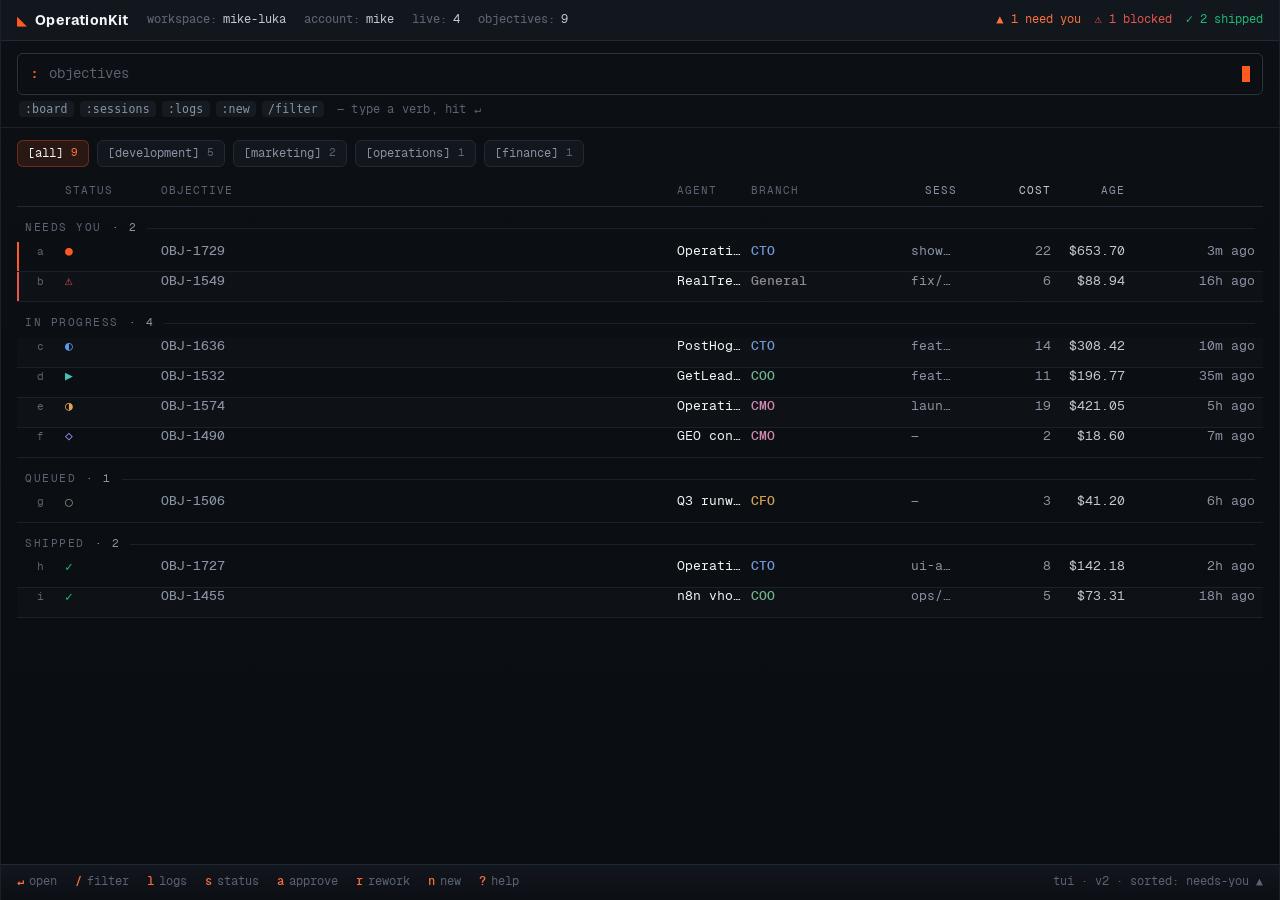
<file: showcase/directions/terminal-tui.html>
<!doctype html>
<html lang="en">
<head>
<meta charset="utf-8">
<meta name="viewport" content="width=device-width,initial-scale=1,viewport-fit=cover">
<title>OperationKit — Terminal / TUI</title>
<link rel="icon" href="../../favicon-caret.svg">
<link rel="stylesheet" href="../fonts.css">
<style>
:root{
  --ok-signal:#ff5a1f; --ok-ember:#d9430d; --ok-carbon:#0e1116;
  --surface-0:#0c0f14; --surface-1:#12161d; --surface-2:#161b22; --surface-3:#1e242d; --surface-4:#28303b;
  --fg-0:#f3f5f7; --fg-1:#c2c8d2; --fg-2:#8a93a3; --fg-3:#5b6472;
  --line:#222936; --line-soft:#1b212b; --line-strong:#2c3543;
  --accent:var(--ok-signal); --accent-hover:#ff6f3c; --accent-press:var(--ok-ember); --accent-fg:#ffffff;
  --accent-tint:rgba(255,90,31,.12); --accent-line:rgba(255,90,31,.32);
  --ok-verify:#1fb877; --ok-amber:#e6a700; --ok-alarm:#e5564b;
  --st-planning:#9b8cf0; --st-queue:#8b8a84; --st-working:#5b9df0; --st-ai:#46c2b6; --st-review:#e0a458; --st-human:var(--accent); --st-done:var(--ok-verify); --st-blocked:#e5564b;
  --agent-cto:#6f9ad8; --agent-cmo:#d389b0; --agent-coo:#6fb58c; --agent-cfo:#d6a24e; --agent-general:#8c8a92;
  --font-display:Geist,"Inter Tight",system-ui,sans-serif; --font-body:Inter,system-ui,sans-serif; --font-mono:"Geist Mono","JetBrains Mono",ui-monospace,monospace;
  --r-xs:4px; --r-sm:6px; --r-md:8px; --r-lg:11px; --r-xl:14px;
}
*{box-sizing:border-box}
html,body{margin:0;padding:0}
body{
  background:var(--surface-0);
  color:var(--fg-1);
  font-family:var(--font-mono);
  font-size:13px;
  line-height:1.45;
  -webkit-font-smoothing:antialiased;
  min-height:100vh;
  background-image:
    radial-gradient(1200px 500px at 80% -10%, rgba(255,90,31,.05), transparent 60%),
    linear-gradient(transparent 0, transparent calc(100% - 1px), rgba(255,255,255,.012) 100%);
}
::selection{background:var(--accent-tint);color:var(--fg-0)}
::-webkit-scrollbar{width:10px;height:10px}
::-webkit-scrollbar-track{background:var(--surface-0)}
::-webkit-scrollbar-thumb{background:var(--surface-3);border-radius:6px;border:2px solid var(--surface-0)}
::-webkit-scrollbar-thumb:hover{background:var(--surface-4)}
a{color:inherit;text-decoration:none}
button{font-family:inherit;cursor:pointer}
.mono{font-family:var(--font-mono)}
.dim{color:var(--fg-2)}
.dim3{color:var(--fg-3)}

/* ---- layout shells ---------------------------------------------------- */
#root{display:block}
.tui{
  display:flex;flex-direction:column;
  min-height:100vh;
  max-width:1280px;margin:0 auto;
  border-left:1px solid var(--line-soft);border-right:1px solid var(--line-soft);
  background:linear-gradient(180deg,var(--surface-0),#0a0d12);
}

/* ---- context strip (k9s top) ----------------------------------------- */
.ctx{
  display:flex;align-items:center;flex-wrap:wrap;gap:0;
  padding:10px 16px;
  border-bottom:1px solid var(--line);
  background:var(--surface-1);
  font-size:12px;
}
.ctx .brand{display:flex;align-items:center;gap:8px;font-family:var(--font-display);font-weight:700;color:var(--fg-0);font-size:14px;letter-spacing:.2px;margin-right:18px}
.ctx .brand .glyph{color:var(--accent)}
.ctx .kv{display:inline-flex;gap:6px;margin-right:18px;white-space:nowrap}
.ctx .kv b{color:var(--fg-3);font-weight:500}
.ctx .kv span{color:var(--fg-1)}
.ctx .live{color:var(--st-working)}
.ctx .spacer{flex:1}
.ctx .summary{display:inline-flex;gap:14px;white-space:nowrap}
.ctx .summary .need{color:var(--accent-hover)}
.ctx .summary .blk{color:var(--st-blocked)}
.ctx .summary .done{color:var(--st-done)}

/* ---- command bar ----------------------------------------------------- */
.cmdwrap{padding:12px 16px 6px;border-bottom:1px solid var(--line-soft)}
.cmd{
  display:flex;align-items:center;gap:8px;
  background:var(--surface-0);
  border:1px solid var(--line-strong);
  border-radius:var(--r-sm);
  padding:9px 12px;
  box-shadow:inset 0 0 0 1px rgba(0,0,0,.3);
}
.cmd:focus-within{border-color:var(--accent-line);box-shadow:0 0 0 3px var(--accent-tint)}
.cmd .colon{color:var(--accent);font-weight:600;font-size:15px}
.cmd input{
  flex:1;background:transparent;border:0;outline:0;
  color:var(--fg-0);font-family:var(--font-mono);font-size:14px;
}
.cmd input::placeholder{color:var(--fg-3)}
.caret{display:inline-block;width:8px;height:16px;background:var(--accent);margin-left:-4px;animation:blink 1.05s steps(1) infinite}
@keyframes blink{0%,49%{opacity:1}50%,100%{opacity:0}}
.ghosts{padding:6px 2px 2px;color:var(--fg-3);font-size:11.5px;letter-spacing:.2px}
.ghosts code{color:var(--fg-2);background:var(--surface-2);padding:1px 6px;border-radius:var(--r-xs);margin-right:6px}

/* ---- category chips -------------------------------------------------- */
.chips{display:flex;gap:8px;flex-wrap:wrap;padding:12px 16px 10px}
.chip{
  font-family:var(--font-mono);font-size:12px;
  color:var(--fg-2);
  background:var(--surface-1);
  border:1px solid var(--line);
  border-radius:var(--r-sm);
  padding:4px 10px;
  display:inline-flex;gap:8px;align-items:center;
  user-select:none;
}
.chip:hover{border-color:var(--line-strong);color:var(--fg-1)}
.chip.on{color:var(--fg-0);border-color:var(--accent-line);background:var(--accent-tint)}
.chip .n{color:var(--fg-3);font-size:11px}
.chip.on .n{color:var(--accent-hover)}

/* ---- objective table (k9s) ------------------------------------------- */
.tablewrap{flex:1;padding:0 16px 16px}
.thead,.trow{
  display:grid;
  grid-template-columns:30px 86px 1fr 64px 150px 46px 84px 64px 120px;
  align-items:center;
  gap:10px;
  padding:0 8px;
}
.thead{
  position:sticky;top:0;z-index:3;
  height:30px;
  font-size:10.5px;letter-spacing:1px;text-transform:uppercase;
  color:var(--fg-3);
  background:var(--surface-0);
  border-bottom:1px solid var(--line);
}
.trow{
  height:30px;min-height:30px;
  font-size:12.5px;
  color:var(--fg-1);
  border-bottom:1px solid var(--line-soft);
  position:relative;
  cursor:pointer;
}
.trow:nth-child(even){background:rgba(255,255,255,.012)}
.trow:hover{background:var(--accent-tint)}
.trow.need{box-shadow:inset 2px 0 0 var(--accent)}
.trow.blocked{box-shadow:inset 2px 0 0 var(--st-blocked)}
.cell{overflow:hidden;text-overflow:ellipsis;white-space:nowrap}
.c-status{display:flex;align-items:center;gap:0;font-size:14px}
.c-key{color:var(--fg-3);font-size:11px;text-align:center}
.trow:hover .c-key{color:var(--accent-hover)}
.c-id{color:var(--fg-2);font-weight:500}
.c-obj{color:var(--fg-0)}
.c-agent{font-weight:600}
.c-branch{color:var(--fg-2)}
.c-sess,.c-cost,.c-age{text-align:right;color:var(--fg-2);font-variant-numeric:tabular-nums}
.c-cost{color:var(--fg-1)}
.glyph{font-size:13px;line-height:1}
.g-planning{color:var(--st-planning)} .g-queue{color:var(--st-queue)} .g-working{color:var(--st-working)}
.g-ai{color:var(--st-ai)} .g-review{color:var(--st-review)} .g-human{color:var(--st-human)}
.g-done{color:var(--st-done)} .g-blocked{color:var(--st-blocked)}
.ag-cto{color:var(--agent-cto)} .ag-cmo{color:var(--agent-cmo)} .ag-coo{color:var(--agent-coo)}
.ag-cfo{color:var(--agent-cfo)} .ag-general{color:var(--agent-general)}
/* row actions on hover */
.rowact{
  position:absolute;right:6px;top:50%;transform:translateY(-50%);
  display:none;gap:4px;
  background:linear-gradient(90deg,transparent,var(--surface-2) 18%);
  padding-left:30px;
}
.trow:hover .rowact{display:flex}
.rowact button{
  font-family:var(--font-mono);font-size:11px;
  background:var(--surface-3);color:var(--fg-1);
  border:1px solid var(--line-strong);border-radius:var(--r-xs);
  padding:2px 8px;
}
.rowact button:hover{border-color:var(--accent-line);color:var(--fg-0)}
.rowact button.acc{color:var(--accent-hover);border-color:var(--accent-line)}
.groupsep{
  display:flex;align-items:center;gap:10px;
  padding:14px 8px 6px;
  font-size:10.5px;letter-spacing:1.5px;text-transform:uppercase;color:var(--fg-3);
}
.groupsep::after{content:"";flex:1;height:1px;background:var(--line-soft)}
.groupsep .ct{color:var(--fg-2)}

/* ---- keybind hint bar (lazygit) -------------------------------------- */
.keybar{
  position:sticky;bottom:0;z-index:5;
  display:flex;flex-wrap:wrap;gap:0 18px;
  padding:9px 16px;
  border-top:1px solid var(--line);
  background:linear-gradient(180deg,var(--surface-1),var(--surface-0));
  font-size:11.5px;
}
.keybar .kb{white-space:nowrap}
.keybar .kb b{color:var(--accent-hover);font-weight:600;margin-right:5px}
.keybar .kb span{color:var(--fg-3)}
.keybar .right{margin-left:auto;color:var(--fg-3)}

/* ---- warp blocks (session) ------------------------------------------- */
.scroll{flex:1;overflow:auto;padding:16px}
.brief{
  border:1px solid var(--line);border-radius:var(--r-md);
  background:var(--surface-1);
  margin-bottom:18px;
}
.brief .bh{
  display:flex;align-items:center;gap:8px;
  padding:8px 12px;border-bottom:1px solid var(--line-soft);
  font-size:11px;letter-spacing:1px;text-transform:uppercase;color:var(--fg-3);
}
.brief .bh::before{content:"▾";color:var(--accent)}
.brief .bb{padding:12px 14px}
.brief .sum{font-family:var(--font-body);color:var(--fg-1);font-size:13px;line-height:1.55;margin:0 0 12px}
.brief ol{margin:0 0 12px;padding-left:0;list-style:none;counter-reset:p}
.brief ol li{counter-increment:p;padding:3px 0 3px 28px;position:relative;color:var(--fg-1);font-size:12.5px}
.brief ol li::before{content:counter(p,decimal-leading-zero);position:absolute;left:0;color:var(--fg-3)}
.acc-rows{display:flex;flex-direction:column;gap:4px;border-top:1px solid var(--line-soft);padding-top:10px}
.acc-row{display:flex;gap:10px;align-items:center;font-size:12.5px}
.acc-row .g{width:14px;text-align:center}
.acc-pass{color:var(--st-done)} .acc-fail{color:var(--st-blocked)} .acc-pend{color:var(--fg-3)}

.block{
  border:1px solid var(--line);border-radius:var(--r-md);
  background:var(--surface-1);
  margin-bottom:12px;
  border-left:2px solid var(--line-strong);
  overflow:hidden;
}
.block .bhead{
  display:flex;align-items:center;gap:8px;
  padding:7px 12px;
  background:var(--surface-2);
  border-bottom:1px solid var(--line-soft);
  font-size:12px;
}
.block .bhead .t{margin-left:auto;color:var(--fg-3);font-size:11px}
.block .body{padding:10px 14px;font-size:12.5px}
.block.tool{border-left-color:var(--st-working)}
.block.tool .bhead{color:var(--fg-1)}
.block.tool .prompt{color:var(--st-working)}
.block.tool .name{color:var(--fg-0);font-weight:600}
.block.tool .arg{color:var(--fg-2)}
.block.tool .result{color:var(--st-done)}
.block.tool .result::before{content:"⮑ ";color:var(--fg-3)}
.block.thinking{border-left-color:var(--st-planning);background:var(--surface-0)}
.block.thinking .body{color:var(--fg-2);font-style:normal}
.block.thinking .body::before{content:"// thinking — ";color:var(--st-planning)}
.block.you{border-left-color:var(--accent)}
.block.you .bhead .who{color:var(--accent-hover);font-weight:600}
.block.assistant{border-left-color:var(--agent-cto)}
.block.assistant .bhead .who{color:var(--agent-cto);font-weight:600}
.block.you .body,.block.assistant .body{font-family:var(--font-body);line-height:1.55;color:var(--fg-1)}
.who .dot{color:var(--fg-3);font-weight:400}

.composer{
  display:flex;align-items:center;gap:8px;
  border:1px solid var(--line-strong);border-radius:var(--r-sm);
  background:var(--surface-0);padding:9px 12px;margin-top:6px;
}
.composer .gt{color:var(--accent);font-weight:600}
.composer input{flex:1;background:transparent;border:0;outline:0;color:var(--fg-0);font-family:var(--font-mono);font-size:13px}
.composer input::placeholder{color:var(--fg-3)}

/* ---- objective describe panel ---------------------------------------- */
.describe{
  border:1px solid var(--line);border-radius:var(--r-md);
  background:var(--surface-1);
  max-width:860px;
}
.describe .dh{
  display:flex;align-items:center;gap:10px;
  padding:10px 14px;border-bottom:1px solid var(--line);
  background:var(--surface-2);
  font-size:12px;
}
.describe .dh .ttl{color:var(--fg-0);font-weight:600}
.describe .dh .glyph{font-size:15px}
.describe .db{padding:14px 16px}
.kvtable{display:grid;grid-template-columns:auto 1fr;gap:4px 22px;font-size:12.5px}
.kvtable dt{color:var(--fg-3);text-transform:uppercase;font-size:10.5px;letter-spacing:.8px;align-self:center}
.kvtable dd{margin:0;color:var(--fg-1);font-variant-numeric:tabular-nums}
.kvtable dd .accent{color:var(--accent-hover)}
.subblock{
  margin-top:16px;border-top:1px solid var(--line-soft);padding-top:14px;
}
.subblock .lbl{font-size:10.5px;letter-spacing:1px;text-transform:uppercase;color:var(--fg-3);margin-bottom:8px}
.subblock .desc{font-family:var(--font-body);color:var(--fg-1);line-height:1.6;font-size:13px}
.dots{display:inline-flex;gap:7px;font-size:13px}
.dot-pass{color:var(--st-done)} .dot-fail{color:var(--st-blocked)} .dot-pend{color:var(--fg-3)}
.rollup{font-size:12.5px;color:var(--fg-2)}
.rollup .bar{display:inline-block;width:120px;height:7px;border-radius:4px;background:var(--surface-3);vertical-align:middle;margin:0 8px;overflow:hidden;border:1px solid var(--line)}
.rollup .bar i{display:block;height:100%;background:var(--accent)}
.acthint{margin-top:16px;border-top:1px solid var(--line-soft);padding-top:12px;font-size:12px;color:var(--fg-3)}
.acthint b{color:var(--accent-hover)}

/* ---- mobile ---------------------------------------------------------- */
.mtabbar{display:none}
body[data-frame="mobile"] .tui{max-width:430px;border:none}
body[data-frame="mobile"] .keybar{display:none}
body[data-frame="mobile"] .ctx{padding:9px 13px;font-size:11px}
body[data-frame="mobile"] .ctx .kv:nth-child(n+4){display:none}
body[data-frame="mobile"] .ctx .spacer{flex-basis:100%;height:0}
body[data-frame="mobile"] .ctx .summary{margin-top:6px;font-size:11px;gap:10px}
body[data-frame="mobile"] .cmd input{font-size:13px}
body[data-frame="mobile"] .ghosts{display:none}
body[data-frame="mobile"] .chips{padding:10px 13px 8px;overflow-x:auto;flex-wrap:nowrap;-webkit-overflow-scrolling:touch}
body[data-frame="mobile"] .chip{flex:0 0 auto}

/* mobile board -> card rows */
body[data-frame="mobile"] .thead{display:none}
body[data-frame="mobile"] .tablewrap{padding:0 0 76px}
body[data-frame="mobile"] .groupsep{padding:14px 14px 6px}
body[data-frame="mobile"] .trow{
  display:flex;align-items:center;gap:11px;
  height:auto;min-height:60px;
  padding:11px 14px;
  border-bottom:1px solid var(--line-soft);
}
body[data-frame="mobile"] .trow:hover{background:transparent}
body[data-frame="mobile"] .trow .rowact{display:none}
body[data-frame="mobile"] .m-stat{font-size:18px;flex:0 0 auto}
body[data-frame="mobile"] .m-main{flex:1;min-width:0;display:flex;flex-direction:column;gap:3px}
body[data-frame="mobile"] .m-title{color:var(--fg-0);font-size:13px;line-height:1.35;white-space:normal;display:-webkit-box;-webkit-line-clamp:2;-webkit-box-orient:vertical;overflow:hidden}
body[data-frame="mobile"] .m-meta{display:flex;gap:10px;font-size:11px;color:var(--fg-3);font-variant-numeric:tabular-nums}
body[data-frame="mobile"] .m-meta .ag{font-weight:600}
body[data-frame="mobile"] .m-chev{color:var(--fg-3);font-size:18px;flex:0 0 auto}
/* desktop-only cells hidden on mobile */
body[data-frame="mobile"] .trow .cell.deskonly,
body[data-frame="mobile"] .trow .c-key{display:none}

body[data-frame="mobile"] .mtabbar{
  display:flex;position:fixed;left:0;right:0;bottom:0;z-index:30;
  background:var(--surface-1);border-top:1px solid var(--line);
  padding-bottom:env(safe-area-inset-bottom);
}
.mtabbar a{
  flex:1;display:flex;flex-direction:column;align-items:center;justify-content:center;gap:3px;
  min-height:54px;padding:6px 0 8px;
  color:var(--fg-3);font-size:10px;font-family:var(--font-mono);
}
.mtabbar a .ic{font-size:17px;line-height:1}
.mtabbar a.on{color:var(--accent-hover)}
body[data-frame="mobile"] .scroll{padding:14px 14px 80px}
body[data-frame="mobile"] .describe{max-width:100%}
body[data-frame="mobile"] .kvtable{grid-template-columns:auto 1fr;gap:4px 14px}

/* desktop: hide mobile-only bits */
body[data-frame="desktop"] .m-stat,
body[data-frame="desktop"] .m-main,
body[data-frame="desktop"] .m-chev{display:none}
</style>
</head>
<body>
<div id="root"></div>
<script src="../data.js"></script>
<script>
(function(){
  const OK = window.OK;
  const qs = new URLSearchParams(location.search);
  const screen = (qs.get("screen") || "board").toLowerCase();
  const frame  = (qs.get("frame")  || "desktop").toLowerCase();
  document.body.dataset.screen = screen;
  document.body.dataset.frame  = frame;

  const esc = s => String(s).replace(/[&<>"]/g, c => ({"&":"&amp;","<":"&lt;",">":"&gt;",'"':"&quot;"}[c]));

  // status -> unicode glyph
  const GLYPH = {
    planning:"◇", queue:"○", working:"◐", ai:"▶", review:"◑", human:"●", done:"✓", blocked:"⚠"
  };
  // single-key row hint cycle
  const ROW_KEYS = "abcdefghijklmnopqrstuvwxyz";

  function agentName(k){ return (OK.AGENTS[k]||{}).name || k.toUpperCase(); }
  function statusLabel(k){ return (OK.STATUS[k]||{}).label || k; }

  /* ---------- shared: context strip ---------- */
  function ctxStrip(extra){
    const objs = OK.OBJECTIVES;
    const live = objs.filter(o=>o.live).length;
    const need = objs.filter(o=>o.status==="human").length;
    const blk  = objs.filter(o=>o.status==="blocked").length;
    const done = objs.filter(o=>o.status==="done").length;
    return `
    <div class="ctx">
      <div class="brand"><span class="glyph">◣</span>OperationKit</div>
      <div class="kv"><b>workspace:</b><span>mike-luka</span></div>
      <div class="kv"><b>account:</b><span>mike</span></div>
      <div class="kv"><b>live:</b><span class="live">${live}</span></div>
      <div class="kv"><b>objectives:</b><span>${objs.length}</span></div>
      <div class="spacer"></div>
      <div class="summary">
        <span class="need">▲ ${need} need you</span>
        <span class="blk">⚠ ${blk} blocked</span>
        <span class="done">✓ ${done} shipped</span>
      </div>
    </div>`;
  }

  function cmdBar(placeholder){
    return `
    <div class="cmdwrap">
      <div class="cmd" onclick="this.querySelector('input').focus()">
        <span class="colon">:</span>
        <input type="text" spellcheck="false" placeholder="${placeholder||"objectives"}" aria-label="command">
        <span class="caret"></span>
      </div>
      <div class="ghosts">
        <code>:board</code><code>:sessions</code><code>:logs</code><code>:new</code><code>/filter</code>
        <span class="dim3">— type a verb, hit ↵</span>
      </div>
    </div>`;
  }

  function keybar(keys){
    const right = `<span class="right">tui · v2 · sorted: needs-you ▲</span>`;
    return `<div class="keybar">${keys.map(([k,l])=>`<span class="kb"><b>${k}</b><span>${l}</span></span>`).join("")}${right}</div>`;
  }

  function mobileTabs(active){
    const tabs = [
      ["board","Board","▤"],["sessions","Sessions","❯"],["jarvis","Jarvis","◈"],["docs","Docs","▢"],["more","More","···"]
    ];
    return `<nav class="mtabbar">${tabs.map(([k,l,i])=>
      `<a class="${k===active?"on":""}" href="#${k}"><span class="ic">${i}</span>${l}</a>`).join("")}</nav>`;
  }

  /* =========================================================== BOARD === */
  function renderBoard(){
    // category counts
    const counts = {};
    OK.CATEGORIES.forEach(c=>{
      counts[c] = c==="All" ? OK.OBJECTIVES.length
        : OK.OBJECTIVES.filter(o=>o.category===c).length;
    });
    const chips = OK.CATEGORIES.map((c,i)=>
      `<span class="chip ${i===0?"on":""}">[${esc(c.toLowerCase())}] <span class="n">${counts[c]}</span></span>`
    ).join("");

    // sort: needs-you/blocked first, then working group, then queued, then done
    const rank = {human:0, blocked:1, working:2, ai:3, review:4, planning:5, queue:6, done:7};
    const sorted = [...OK.OBJECTIVES].sort((a,b)=> (rank[a.status]-rank[b.status]) || (Date.parse(b.updated)-Date.parse(a.updated)));

    // grouping
    const groups = [
      {label:"Needs You", test:o=>o.status==="human"||o.status==="blocked"},
      {label:"In Progress", test:o=>["working","ai","review","planning"].includes(o.status)},
      {label:"Queued", test:o=>o.status==="queue"},
      {label:"Shipped", test:o=>o.status==="done"},
    ];

    const head = `
      <div class="thead">
        <div></div>
        <div>STATUS</div>
        <div>OBJECTIVE</div>
        <div>AGENT</div>
        <div class="deskonly">BRANCH</div>
        <div class="c-sess deskonly">SESS</div>
        <div class="c-cost deskonly">COST</div>
        <div class="c-age deskonly">AGE</div>
        <div></div>
      </div>`;

    let keyIdx = 0;
    function row(o){
      const k = ROW_KEYS[keyIdx++ % 26];
      const g = GLYPH[o.status];
      const need = o.status==="human", blk = o.status==="blocked";
      const branch = o.branch || "—";
      const href = `?screen=objective&frame=${frame}`;
      const sess = o.sessionCount || o.sessions || 0;
      // desktop grid row + mobile card pieces (CSS swaps layout)
      return `
      <a class="trow ${need?"need":""} ${blk?"blocked":""}" href="${href}">
        <div class="cell c-key">${k}</div>
        <div class="cell c-status"><span class="glyph g-${o.status}" title="${statusLabel(o.status)}">${g}</span></div>
        <div class="cell c-id deskonly">${esc(o.id)}</div>
        <div class="cell c-obj deskonly">${esc(o.title)}</div>
        <div class="cell c-agent ag-${o.agent} deskonly">${esc(agentName(o.agent))}</div>
        <div class="cell c-branch deskonly">${esc(branch)}</div>
        <div class="cell c-sess deskonly">${o.sessions}</div>
        <div class="cell c-cost deskonly">${OK.fmtCost(o.cost)}</div>
        <div class="cell c-age deskonly">${OK.fmtTime(o.updated)}</div>
        <div></div>
        <!-- mobile-only -->
        <div class="m-stat glyph g-${o.status}">${g}</div>
        <div class="m-main">
          <div class="m-title">${esc(o.title)}</div>
          <div class="m-meta">
            <span>${esc(o.id)}</span>
            <span class="ag ag-${o.agent}">${esc(agentName(o.agent))}</span>
            <span>${esc(statusLabel(o.status))}</span>
            <span>${OK.fmtCost(o.cost)}</span>
          </div>
        </div>
        <div class="m-chev">›</div>
        <div class="rowact" onclick="event.preventDefault();event.stopPropagation();">
          <button>↵ open</button>
          ${need?`<button class="acc">a approve</button><button>r rework</button>`
                : blk?`<button class="acc">u unblock</button><button>l logs</button>`
                : `<button>l logs</button>`}
        </div>
      </a>`;
    }

    let body = "";
    groups.forEach(grp=>{
      const items = sorted.filter(grp.test);
      if(!items.length) return;
      body += `<div class="groupsep">${grp.label} <span class="ct">· ${items.length}</span></div>`;
      body += items.map(row).join("");
    });

    const kb = keybar([
      ["↵","open"],["/","filter"],["l","logs"],["s","status"],
      ["a","approve"],["r","rework"],["n","new"],["?","help"]
    ]);

    document.getElementById("root").innerHTML = `
      <div class="tui">
        ${ctxStrip()}
        ${cmdBar("objectives")}
        <div class="chips">${chips}</div>
        <div class="tablewrap">
          ${head}
          ${body}
        </div>
        ${kb}
        ${mobileTabs("board")}
      </div>`;
  }

  /* ========================================================= SESSION === */
  function renderSession(){
    const s = OK.SESSION;
    const g = GLYPH[s.status];
    const brief = s.brief;
    const accGlyph = a => a.pass===true ? `<span class="g acc-pass">✓</span>`
      : a.pass===false ? `<span class="g acc-fail">✗</span>`
      : `<span class="g acc-pend">○</span>`;

    const briefHtml = `
      <div class="brief">
        <div class="bh">brief — ${esc(s.objectiveId)}</div>
        <div class="bb">
          <p class="sum">${esc(brief.summary)}</p>
          <ol>${brief.plan.map(p=>`<li>${esc(p)}</li>`).join("")}</ol>
          <div class="acc-rows">
            ${brief.acceptance.map(a=>`<div class="acc-row">${accGlyph(a)}<span>${esc(a.label)}</span></div>`).join("")}
          </div>
        </div>
      </div>`;

    function msgBlock(m){
      if(m.kind==="tool"){
        return `
        <div class="block tool">
          <div class="bhead"><span class="prompt">$</span> <span class="name">${esc(m.name)}</span> <span class="arg">${esc(m.arg)}</span><span class="t">${esc(m.t)}</span></div>
          <div class="body result">${esc(m.result)}</div>
        </div>`;
      }
      if(m.kind==="thinking"){
        return `
        <div class="block thinking">
          <div class="body">${esc(m.text)}</div>
        </div>`;
      }
      const who = m.kind==="user" ? "you" : s.agent;
      return `
      <div class="block ${m.kind==="user"?"you":"assistant"}">
        <div class="bhead"><span class="who">${esc(who)}<span class="dot">@${esc(s.workspace)}</span></span><span class="t">${esc(m.t)}</span></div>
        <div class="body">${esc(m.text)}</div>
      </div>`;
    }

    const sessCtx = `
      <div class="ctx">
        <div class="brand"><span class="glyph">◣</span>session</div>
        <div class="kv"><b>id:</b><span>${esc(s.objectiveId)}</span></div>
        <div class="kv"><b>agent:</b><span class="ag-${s.agent}">${esc(agentName(s.agent))}</span></div>
        <div class="kv"><b>status:</b><span class="g-${s.status}">${g} ${esc(statusLabel(s.status))}</span></div>
        <div class="kv"><b>branch:</b><span>${esc(s.branch)}</span></div>
        <div class="spacer"></div>
        <div class="summary">
          <span class="dim">${esc(s.sessionId)} · #${s.sessionCount}</span>
          <span class="done">${OK.fmtCost(s.cost)}</span>
        </div>
      </div>`;

    document.getElementById("root").innerHTML = `
      <div class="tui">
        ${sessCtx}
        <div class="scroll">
          ${briefHtml}
          ${s.messages.map(msgBlock).join("")}
          <div class="composer" onclick="this.querySelector('input').focus()">
            <span class="gt">&gt;</span>
            <input type="text" spellcheck="false" placeholder="follow-up… _" aria-label="follow-up">
            <span class="caret"></span>
          </div>
        </div>
        ${keybar([["⏎","send"],["^c","stop"],["k","scroll"],["/","find"],["b","back"]])}
        ${mobileTabs("sessions")}
      </div>`;
  }

  /* ======================================================= OBJECTIVE === */
  function renderObjective(){
    const o = OK.DETAIL;
    const g = GLYPH[o.status];
    const dots = o.review.map(r=>
      r===true ? `<span class="dot-pass">●</span>`
      : r===false ? `<span class="dot-fail">●</span>`
      : `<span class="dot-pend">○</span>`
    ).join("");
    const pct = o.workers.total ? Math.round(o.workers.done/o.workers.total*100) : 0;
    const pr = o.pr ? `#${o.pr}` : "—";
    const branch = o.branch || "—";

    const kv = [
      ["status", `<span class="g-${o.status}">${g} ${esc(statusLabel(o.status))}</span>`],
      ["id", esc(o.id)],
      ["agent", `<span class="ag-${o.agent}">${esc(agentName(o.agent))}</span>`],
      ["workspace", esc(o.workspace)],
      ["category", esc(o.category)],
      ["type", esc(o.type)],
      ["model", esc(o.model)],
      ["branch", esc(branch)],
      ["pr", pr],
      ["live", o.live ? `<span class="accent">● yes</span>` : "no"],
      ["sessions", String(o.sessions)],
      ["cost", OK.fmtCost(o.cost)],
      ["updated", `${OK.fmtTime(o.updated)} <span class="dim3">(${esc(o.updated)})</span>`],
    ];

    document.getElementById("root").innerHTML = `
      <div class="tui">
        ${ctxStrip()}
        <div class="scroll">
          <div class="describe">
            <div class="dh">
              <span class="glyph g-${o.status}">${g}</span>
              <span class="ttl">describe ${esc(o.id)}</span>
              <span class="dim" style="margin-left:auto">${esc(statusLabel(o.status))}</span>
            </div>
            <div class="db">
              <dl class="kvtable">
                ${kv.map(([k,v])=>`<dt>${k}</dt><dd>${v}</dd>`).join("")}
              </dl>

              <div class="subblock">
                <div class="lbl">objective</div>
                <div class="desc" style="font-family:var(--font-mono);font-size:13px;color:var(--fg-0)">${esc(o.title)}</div>
                <div class="desc" style="margin-top:8px">${esc(o.desc)}</div>
              </div>

              <div class="subblock">
                <div class="lbl">ai review</div>
                <div class="dots">${dots}</div>
              </div>

              <div class="subblock">
                <div class="lbl">workers</div>
                <div class="rollup">${o.workers.done}/${o.workers.total} complete
                  <span class="bar"><i style="width:${pct}%"></i></span> ${pct}%</div>
              </div>

              <div class="acthint">actions &nbsp; <b>a</b> approve &nbsp; <b>r</b> rework &nbsp; <b>l</b> logs &nbsp; <b>p</b> open pr &nbsp; <b>esc</b> back</div>
            </div>
          </div>
        </div>
        ${keybar([["a","approve"],["r","rework"],["l","logs"],["p","pr"],["esc","back"]])}
        ${mobileTabs("board")}
      </div>`;
  }

  /* ---------- dispatch ---------- */
  try {
    if(screen==="session") renderSession();
    else if(screen==="objective") renderObjective();
    else renderBoard();
  } catch(e){
    document.getElementById("root").innerHTML =
      `<div class="tui"><div class="scroll"><div class="block"><div class="body">render error: ${esc(e.message)}</div></div></div></div>`;
  }
})();
</script>
</body>
</html>
</file>
<file: styles.css>
/* =========================================================================
   OperationKit — landing page styles
   Built on the shared "Kit" design system (sibling of Outboundkit):
   Carbon + Bone, one Signal-Orange accent, Geist / Geist Mono / Inter.
   Light is the default canvas; [data-theme="dark"] is the ops-console variant.
   Restraint is the brand: whitespace, hairlines, mono labels, one accent.
   ========================================================================= */

/* ---------- fonts (self-hosted) ---------- */
@font-face{font-family:Geist;src:url(fonts/geist-sans-400.woff2) format("woff2");font-weight:400;font-style:normal;font-display:swap}
@font-face{font-family:Geist;src:url(fonts/geist-sans-500.woff2) format("woff2");font-weight:500;font-style:normal;font-display:swap}
@font-face{font-family:Geist;src:url(fonts/geist-sans-600.woff2) format("woff2");font-weight:600;font-style:normal;font-display:swap}
@font-face{font-family:Geist;src:url(fonts/geist-sans-700.woff2) format("woff2");font-weight:700;font-style:normal;font-display:swap}
@font-face{font-family:"Geist Mono";src:url(fonts/geist-mono-400.woff2) format("woff2");font-weight:400;font-style:normal;font-display:swap}
@font-face{font-family:"Geist Mono";src:url(fonts/geist-mono-500.woff2) format("woff2");font-weight:500;font-style:normal;font-display:swap}
@font-face{font-family:"Geist Mono";src:url(fonts/geist-mono-600.woff2) format("woff2");font-weight:600;font-style:normal;font-display:swap}
@font-face{font-family:Inter;src:url(fonts/inter-400.woff2) format("woff2");font-weight:400;font-style:normal;font-display:swap}
@font-face{font-family:Inter;src:url(fonts/inter-500.woff2) format("woff2");font-weight:500;font-style:normal;font-display:swap}
@font-face{font-family:Inter;src:url(fonts/inter-600.woff2) format("woff2");font-weight:600;font-style:normal;font-display:swap}

/* ---------- design tokens ---------- */
:root{
  /* brand constants (shared with Outboundkit) */
  --carbon:#0e1116; --bone:#fafaf7; --signal:#ff5a1f; --ember:#d9430d;
  --graphite:#3a4150; --steel:#8a93a3; --fog:#e4e7ec; --slate:#161b22;
  --verify:#1fb877; --amber:#e6a700;

  --font-display:Geist,"Inter Tight",system-ui,sans-serif;
  --font-body:Inter,system-ui,-apple-system,sans-serif;
  --font-mono:"Geist Mono","JetBrains Mono",ui-monospace,monospace;
  --maxw:1280px; --radius:14px; --radius-sm:9px;

  /* semantic tokens — LIGHT (default). Dark is a short override below. */
  --bg:var(--bone);
  --surface:#ffffff;
  --surface-2:#f4f4f0;
  --ink:var(--carbon);
  --text:var(--graphite);
  --muted:var(--steel);
  --border:var(--fog);
  --border-strong:#d6dae1;
  --accent:var(--signal);
  --accent-press:var(--ember);
  --accent-tint:rgba(255,90,31,.10);
  --accent-line:rgba(255,90,31,.28);
  --term-bg:#10141b;       /* terminal stays dark even on the light page */
  --term-text:#d7dde5;
  --shadow:0 1px 2px rgba(14,17,22,.04),0 8px 30px rgba(14,17,22,.06);
  --grid-line:rgba(14,17,22,.05);
}
[data-theme="dark"]{
  --bg:#0c0f14;
  --surface:#12161d;
  --surface-2:#161b22;
  --ink:#f3f5f7;
  --text:#c2c8d2;
  --muted:#7f8896;
  --border:#222936;
  --border-strong:#2c3543;
  --accent-tint:rgba(255,90,31,.13);
  --accent-line:rgba(255,90,31,.34);
  --term-bg:#080a0e;
  --term-text:#d7dde5;
  --shadow:0 1px 2px rgba(0,0,0,.30),0 12px 40px rgba(0,0,0,.40);
  --grid-line:rgba(255,255,255,.045);
}

/* ---------- reset / base ---------- */
*{box-sizing:border-box}
html{scroll-behavior:smooth}
@media (prefers-reduced-motion:reduce){html{scroll-behavior:auto}}
body{
  margin:0;background:var(--bg);color:var(--text);
  font-family:var(--font-body);font-size:17px;line-height:1.6;
  -webkit-font-smoothing:antialiased;text-rendering:optimizeLegibility;
  transition:background .25s ease,color .25s ease;
}
h1,h2,h3,h4{font-family:var(--font-display);color:var(--ink);line-height:1.1;letter-spacing:-.02em;margin:0}
h1{font-weight:700} h2{font-weight:600} h3{font-weight:600}
p{margin:0}
a{color:var(--accent);text-decoration:none}
a:hover{color:var(--accent-press)}
b,strong{color:var(--ink);font-weight:600}
::selection{background:var(--signal);color:#fff}
:focus-visible{outline:2px solid var(--signal);outline-offset:2px;border-radius:4px}
img,svg{max-width:100%}
.wrap{width:100%;max-width:var(--maxw);margin:0 auto;padding:0 24px}
.section{padding:84px 0}
.mono{font-family:var(--font-mono);font-size:.92em}

/* eyebrow / kicker — mono, letter-spaced, the signature texture */
.eyebrow{
  font-family:var(--font-mono);font-size:.78rem;font-weight:500;
  letter-spacing:.14em;text-transform:uppercase;color:var(--muted);
  margin:0 0 14px;display:flex;align-items:center;gap:8px;
}
.eyebrow::before{content:"›";color:var(--accent);font-weight:600}
.lead{color:var(--text);font-size:1.12rem;max-width:60ch;margin:0}

/* ---------- nav ---------- */
.nav{position:sticky;top:0;z-index:50;background:color-mix(in srgb,var(--bg) 86%,transparent);
  border-bottom:1px solid var(--border)}
.nav-inner{display:flex;align-items:center;justify-content:space-between;height:66px;gap:18px}
.nav-links{display:flex;align-items:center;gap:26px}
.navlink{color:var(--text);font-size:.95rem;font-weight:500}
.navlink:hover{color:var(--ink)}

/* caret wordmark — the shared brandmark */
.wordmark{font-family:var(--font-mono);font-weight:500;font-size:1.12rem;
  color:var(--ink);letter-spacing:-.01em;display:inline-flex;align-items:center;gap:.34em;white-space:nowrap}
.wordmark .caret{color:var(--accent);font-weight:600}
.nav-logo:hover .wordmark{color:var(--ink)}

.nav-cta{display:inline-flex;align-items:center;gap:8px;font-family:var(--font-mono);
  font-size:.86rem;font-weight:500;color:var(--ink);background:var(--surface);
  border:1px solid var(--border-strong);border-radius:var(--radius-sm);padding:8px 13px}
.nav-cta:hover{color:var(--ink);border-color:var(--accent);box-shadow:var(--shadow)}
.nav-cta svg{width:15px;height:15px}

/* theme toggle */
.theme-toggle{display:inline-grid;place-items:center;width:34px;height:34px;border-radius:var(--radius-sm);
  background:var(--surface);border:1px solid var(--border-strong);color:var(--text);cursor:pointer;padding:0}
.theme-toggle:hover{color:var(--ink);border-color:var(--accent)}
.theme-toggle svg{width:17px;height:17px}
.theme-toggle .i-sun{display:none}
[data-theme="dark"] .theme-toggle .i-sun{display:block}
[data-theme="dark"] .theme-toggle .i-moon{display:none}

/* ---------- buttons ---------- */
.btn{display:inline-flex;align-items:center;gap:9px;font-family:var(--font-mono);
  font-size:.92rem;font-weight:500;border-radius:var(--radius-sm);padding:13px 20px;
  border:1px solid transparent;cursor:pointer;transition:transform .04s ease,box-shadow .15s ease,background .15s ease}
.btn svg{width:16px;height:16px}
.btn-primary{background:var(--accent);color:#fff;border-color:var(--accent)}
.btn-primary:hover{background:var(--accent-press);color:#fff;box-shadow:0 8px 24px var(--accent-tint)}
.btn-primary:active{transform:translateY(1px)}
.btn-ghost{background:transparent;color:var(--ink);border-color:var(--border-strong)}
.btn-ghost:hover{color:var(--ink);border-color:var(--accent);background:var(--accent-tint)}

/* ---------- hero ---------- */
.hero{position:relative;overflow:hidden;padding:96px 0 76px;border-bottom:1px solid var(--border)}
.hero-grid{position:absolute;inset:0;z-index:0;pointer-events:none;
  background-image:linear-gradient(var(--grid-line) 1px,transparent 1px),linear-gradient(90deg,var(--grid-line) 1px,transparent 1px);
  background-size:46px 46px;mask-image:radial-gradient(120% 80% at 50% 0,#000 35%,transparent 80%);
  -webkit-mask-image:radial-gradient(120% 80% at 50% 0,#000 35%,transparent 80%)}
.beacon{position:absolute;top:-40px;right:8%;width:280px;height:280px;z-index:0;pointer-events:none;opacity:.55}
.beacon span{position:absolute;inset:0;margin:auto;width:60px;height:60px;border-radius:50%;
  border:1px solid var(--accent-line);animation:ping 4.6s ease-out infinite}
.beacon span:nth-child(2){animation-delay:1.5s}
.beacon span:nth-child(3){animation-delay:3s}
.beacon-dot{position:absolute;inset:0;margin:auto;width:8px;height:8px;border-radius:50%;background:var(--accent);box-shadow:0 0 18px var(--accent)}
@keyframes ping{0%{transform:scale(.4);opacity:.9}100%{transform:scale(3.4);opacity:0}}
@media (prefers-reduced-motion:reduce){.beacon span{animation:none;opacity:.18}}
.hero-inner{position:relative;z-index:1;max-width:1280px}
.status-pill{display:inline-flex;align-items:center;gap:9px;font-family:var(--font-mono);font-size:.8rem;
  font-weight:500;letter-spacing:.02em;color:var(--text);background:var(--surface);
  border:1px solid var(--border-strong);border-radius:999px;padding:7px 14px;margin-bottom:26px}
.live-dot{width:8px;height:8px;border-radius:50%;background:var(--verify);box-shadow:0 0 0 3px color-mix(in srgb,var(--verify) 22%,transparent)}
.hero h1{font-size:clamp(2.5rem,6vw,4rem);margin-bottom:22px}
.hero h1 .accent{color:var(--accent)}
.hero-oneliner{font-size:1.24rem;line-height:1.55;color:var(--text);max-width:64ch;margin-bottom:30px}
.hero-ctas{display:flex;flex-wrap:wrap;gap:13px;align-items:center}
.hero-chips{display:flex;flex-wrap:wrap;gap:10px;margin-top:30px}
.chip{display:inline-flex;align-items:center;gap:8px;font-family:var(--font-mono);font-size:.82rem;color:var(--text);
  background:var(--surface);border:1px solid var(--border);border-radius:8px;padding:7px 12px}
.chip b{color:var(--ink);font-weight:600}
.cdot{width:6px;height:6px;border-radius:50%;background:var(--accent)}

/* ---------- honest callout ---------- */
.callout{display:flex;gap:18px;background:var(--surface);border:1px solid var(--border-strong);
  border-left:3px solid var(--amber);border-radius:var(--radius);padding:24px 26px;box-shadow:var(--shadow)}
.callout .ico{flex:none;width:26px;height:26px;color:var(--amber);margin-top:2px}
.callout h3{font-size:1.12rem;margin-bottom:8px}
.callout p{margin-bottom:9px;font-size:1rem}
.callout p:last-child{margin-bottom:0}
.callout .mono{color:var(--ink);background:var(--surface-2);border:1px solid var(--border);border-radius:5px;padding:1px 6px}

/* ---------- section head ---------- */
.sec-head{max-width:720px;margin-bottom:46px}
.sec-head h2{font-size:clamp(1.9rem,4vw,2.6rem);margin-bottom:16px}

/* ---------- differentiators ---------- */
.diffs{display:grid;gap:18px}
.diff{display:grid;grid-template-columns:auto 1fr;gap:22px;align-items:start;
  background:var(--surface);border:1px solid var(--border);border-radius:var(--radius);padding:28px 30px;transition:border-color .15s ease,box-shadow .15s ease}
.diff:hover{border-color:var(--border-strong);box-shadow:var(--shadow)}
.diff-num{font-family:var(--font-mono);font-size:.95rem;font-weight:600;color:var(--accent);
  border:1px solid var(--accent-line);border-radius:8px;width:42px;height:42px;display:grid;place-items:center}
.diff h3{font-size:1.24rem;margin-bottom:9px}
.diff p{font-size:1.02rem}
.hl{color:var(--ink);font-weight:600;white-space:nowrap}

/* ---------- objection ---------- */
.objection{background:var(--surface);border:1px solid var(--border);border-radius:var(--radius);padding:40px 42px;max-width:880px}
.objection h2{font-size:clamp(1.6rem,3.4vw,2.1rem);margin-bottom:14px}
.objection .intro{font-size:1.1rem;margin-bottom:22px;max-width:62ch}
.obj-list{display:grid;gap:16px;margin-bottom:24px}
.obj-item{display:flex;gap:13px;align-items:flex-start}
.obj-item .tick{flex:none;width:21px;height:21px;color:var(--accent);margin-top:3px}
.obj-item p{font-size:1.02rem}
.closer{color:var(--muted);font-size:1rem;border-top:1px solid var(--border);padding-top:20px;max-width:64ch}

/* ---------- quickstart ---------- */
.quickstart-grid{display:grid;grid-template-columns:1fr 1fr;gap:48px;align-items:center}
.steps{display:grid;gap:20px;margin-top:24px}
.step{display:grid;grid-template-columns:auto 1fr;gap:16px;align-items:start}
.step-n{font-family:var(--font-mono);font-weight:600;font-size:.95rem;color:var(--accent);
  background:var(--accent-tint);border:1px solid var(--accent-line);border-radius:8px;width:34px;height:34px;display:grid;place-items:center}
.step h3{font-size:1.08rem;margin-bottom:4px}
.step p{font-size:.98rem}
.step .mono{color:var(--ink);font-weight:500}

/* terminal — dark in both themes */
.terminal{background:var(--term-bg);border:1px solid var(--border-strong);border-radius:var(--radius);overflow:hidden;box-shadow:var(--shadow)}
.term-bar{display:flex;align-items:center;gap:7px;padding:12px 15px;background:rgba(255,255,255,.03);border-bottom:1px solid rgba(255,255,255,.07)}
.tdot{width:11px;height:11px;border-radius:50%;background:#3a4150}
.tdot:nth-child(1){background:#ff5f57}.tdot:nth-child(2){background:#febc2e}.tdot:nth-child(3){background:#28c840}
.tname{margin-left:8px;font-family:var(--font-mono);font-size:.78rem;color:#8a93a3}
.term-body{padding:18px 18px 20px;font-family:var(--font-mono);font-size:.83rem;line-height:1.7;color:var(--term-text);overflow-x:auto}
.term-body .ln{display:block;white-space:pre}
.term-body .pr{color:var(--accent);font-weight:600}
.term-body .cmd{color:#e8edf3}
.term-body .arg{color:#febc2e}
.term-body .cm{color:#69727f}
.term-body .ok{color:var(--verify);font-weight:600}

/* ---------- open core ---------- */
.opencore{padding:64px 0}
.opencore .wrap{display:flex;align-items:center;gap:18px;justify-content:center;flex-wrap:wrap;text-align:center}
.opencore .badge{font-family:var(--font-mono);font-size:.78rem;font-weight:600;letter-spacing:.05em;
  color:var(--accent);background:var(--accent-tint);border:1px solid var(--accent-line);border-radius:7px;padding:6px 11px}
.opencore p{font-size:1.18rem;color:var(--ink);font-family:var(--font-display);font-weight:500}

/* ---------- final cta ---------- */
.finalcta{text-align:center;border-top:1px solid var(--border)}
.finalcta h2{font-size:clamp(1.9rem,4vw,2.7rem);margin:8px 0 14px}
.finalcta p{color:var(--text);font-size:1.1rem;max-width:56ch;margin:0 auto 26px}
.finalcta .hero-ctas{justify-content:center}
.finalcta .eyebrow{justify-content:center}

/* ---------- footer ---------- */
.footer{border-top:1px solid var(--border);background:var(--surface-2);padding:54px 0 36px}
.footer-top{display:flex;justify-content:space-between;gap:40px;flex-wrap:wrap;margin-bottom:34px}
.footer-logo{max-width:320px}
.footer-logo .wordmark{font-size:1.18rem;margin-bottom:12px}
.footer-logo p{color:var(--muted);font-size:.95rem;margin-top:10px}
.footer-cols{display:flex;gap:60px;flex-wrap:wrap}
.footer-col{display:flex;flex-direction:column;gap:10px}
.footer-col h4{font-family:var(--font-mono);font-size:.74rem;font-weight:500;letter-spacing:.12em;text-transform:uppercase;color:var(--muted);margin-bottom:4px}
.footer-col a{color:var(--text);font-size:.94rem}
.footer-col a:hover{color:var(--accent)}
.footer-meta{display:flex;justify-content:space-between;gap:24px;flex-wrap:wrap;align-items:center;
  border-top:1px solid var(--border);padding-top:24px}
.lic{display:flex;align-items:center;gap:14px;flex-wrap:wrap}
.lic-badge{display:inline-flex;font-family:var(--font-mono);font-size:.74rem;border-radius:6px;overflow:hidden;border:1px solid var(--border-strong)}
.lic-k{background:var(--surface-2);color:var(--muted);padding:4px 8px}
.lic-v{background:var(--ink);color:var(--bg);padding:4px 8px;font-weight:600}
.prov{color:var(--muted);font-size:.82rem;max-width:52ch}

/* ---------- reveal ---------- */
.reveal{opacity:0;transform:translateY(14px);transition:opacity .6s ease,transform .6s ease}
.reveal.in{opacity:1;transform:none}
@media (prefers-reduced-motion:reduce){.reveal{opacity:1;transform:none;transition:none}}

/* ---------- responsive ---------- */
@media (max-width:860px){
  .quickstart-grid{grid-template-columns:1fr;gap:30px}
  .nav-links{gap:16px}
  .navlink{display:none}
  .section{padding:62px 0}
  .objection{padding:30px 24px}
  .diff{padding:22px 22px;gap:16px}
}
@media (max-width:560px){
  body{font-size:16px}
  .hero{padding:64px 0 56px}
  .hero-oneliner{font-size:1.1rem}
  .beacon{display:none}
  .nav-cta{font-size:.8rem}
  .footer-top{flex-direction:column;gap:28px}
  .footer-meta{flex-direction:column;align-items:flex-start}
}

/* ===================== capabilities grid ===================== */
.capgrid{display:grid;grid-template-columns:repeat(4,1fr);gap:14px}
.capcard{background:var(--surface);border:1px solid var(--border);border-radius:var(--radius);padding:22px 22px 24px;transition:border-color .15s ease,box-shadow .15s ease}
.capcard:hover{border-color:var(--border-strong);box-shadow:var(--shadow)}
.capcard .ic{width:22px;height:22px;color:var(--accent);margin-bottom:14px;stroke-width:1.7}
.capcard h3{font-size:1.02rem;margin-bottom:6px}
.capcard p{font-size:.92rem;color:var(--text);line-height:1.5}
.capcard .tag{display:inline-block;margin-top:12px;font-family:var(--font-mono);font-size:.64rem;letter-spacing:.09em;text-transform:uppercase;color:var(--muted);border:1px solid var(--border);border-radius:5px;padding:2px 7px}
@media(max-width:960px){.capgrid{grid-template-columns:repeat(2,1fr)}}
@media(max-width:540px){.capgrid{grid-template-columns:1fr}}

/* ===================== deep feature blocks ===================== */
.deep{display:grid;gap:18px}
.deepblock{display:grid;grid-template-columns:1.05fr .95fr;gap:38px;align-items:center;
  background:var(--surface);border:1px solid var(--border);border-radius:var(--radius);padding:36px 38px}
.deepblock:nth-child(even) .deep-media{order:-1}
.deep-body h3{font-size:1.5rem;margin-bottom:12px;letter-spacing:-.02em}
.deep-body>p{font-size:1.04rem;margin-bottom:14px;max-width:54ch}
.deep-feats{display:grid;gap:11px;margin-top:16px}
.feat{display:flex;gap:11px;align-items:flex-start;font-size:.97rem}
.feat .tick{flex:none;width:18px;height:18px;color:var(--accent);margin-top:3px}
.feat b{color:var(--ink)}
.roadmap{display:inline-flex;align-items:center;gap:7px;font-family:var(--font-mono);font-size:.68rem;
  font-weight:500;letter-spacing:.07em;text-transform:uppercase;color:var(--amber);
  border:1px solid color-mix(in srgb,var(--amber) 42%,transparent);background:color-mix(in srgb,var(--amber) 9%,transparent);
  border-radius:6px;padding:3px 9px;margin-bottom:14px}
.roadmap .rdot{width:6px;height:6px;border-radius:50%;background:var(--amber)}

/* M36 — shipped vs roadmap: unshipped items read muted, and their tick is
   neutralised so a checkmark never implies "this works today". */
.feat.is-roadmap{color:var(--muted)}
.feat.is-roadmap .tick{color:var(--muted);opacity:.45}
.feat.is-roadmap b{color:var(--muted)}
.capcard.is-roadmap{opacity:.72}
.capcard.is-roadmap .ic{color:var(--muted)}

/* mono "code frame" mock used inside deep blocks */
.codeframe{background:var(--term-bg);border:1px solid var(--border-strong);border-radius:var(--radius);overflow:hidden;box-shadow:var(--shadow)}
.cf-bar{display:flex;align-items:center;gap:7px;padding:11px 14px;border-bottom:1px solid rgba(255,255,255,.07)}
.cf-bar .d{width:10px;height:10px;border-radius:50%;background:#3a4150}
.cf-bar .d:nth-child(1){background:#ff5f57}.cf-bar .d:nth-child(2){background:#febc2e}.cf-bar .d:nth-child(3){background:#28c840}
.cf-bar .nm{margin-left:8px;font-family:var(--font-mono);font-size:.74rem;color:#8a93a3}
.cf-body{padding:16px 18px;font-family:var(--font-mono);font-size:.8rem;line-height:1.75;color:var(--term-text);overflow-x:auto}
.cf-body .l{display:block;white-space:pre-wrap}
.cf-body .c{color:#69727f}        /* comment */
.cf-body .k{color:var(--accent);font-weight:600} /* key/accent */
.cf-body .g{color:var(--verify)}   /* good/pass */
.cf-body .y{color:#febc2e}         /* warn */
.cf-body .w{color:#e8edf3}         /* bright */
@media(max-width:820px){
  .deepblock{grid-template-columns:1fr;gap:26px;padding:28px 24px}
  .deepblock:nth-child(even) .deep-media{order:0}
}

/* ===================== see-it-work / docs strip ===================== */
.showcase{display:grid;grid-template-columns:1fr 1fr;gap:40px;align-items:center}
.demo-frame{position:relative;aspect-ratio:16/9;border-radius:var(--radius);overflow:hidden;
  border:1px solid var(--border-strong);background:
   radial-gradient(120% 90% at 50% 0,color-mix(in srgb,var(--accent) 10%,transparent),transparent 60%),var(--term-bg)}
.demo-frame .grid{position:absolute;inset:0;background-image:linear-gradient(var(--grid-line) 1px,transparent 1px),linear-gradient(90deg,var(--grid-line) 1px,transparent 1px);background-size:34px 34px;opacity:.6}
.demo-frame .play{position:absolute;inset:0;margin:auto;width:64px;height:64px;border-radius:50%;
  display:grid;place-items:center;background:var(--accent);color:#fff;box-shadow:0 10px 30px var(--accent-tint)}
.demo-frame .play svg{width:24px;height:24px;margin-left:3px}
.demo-frame .cap{position:absolute;left:16px;bottom:14px;font-family:var(--font-mono);font-size:.74rem;color:#aab2bf}
.showcase h2{font-size:clamp(1.7rem,3.4vw,2.2rem);margin-bottom:14px}
.showcase .lead{margin-bottom:18px}
@media(max-width:820px){.showcase{grid-template-columns:1fr;gap:26px}.showcase .demo-frame{order:-1}}

/* ===================== primitive cards (the four things you own) ===================== */
.capgrid.two{grid-template-columns:repeat(2,1fr)}
@media(max-width:700px){.capgrid.two{grid-template-columns:1fr}}
.capcard.big{padding:28px 30px 30px;position:relative}
.capcard.big .ic{width:24px;height:24px;margin-bottom:16px}
.capcard.big h3{font-size:1.22rem;margin-bottom:9px}
.capcard.big p{font-size:1rem;line-height:1.55}
.capcard .detail{display:block;margin-top:15px;font-family:var(--font-mono);font-size:.72rem;letter-spacing:.04em;color:var(--accent)}
.capcard.big .tag{position:absolute;top:24px;right:26px;margin:0}
/* ownership points reuse .obj-list / .obj-item; tighten the lead-in */
.ownership .lead{margin-bottom:26px}

/* ===================== proof strip (new landing) ===================== */
.proof-strip{
  border-top:1px solid var(--border);border-bottom:1px solid var(--border);
  padding:12px 0;background:var(--surface-2);
}
.proof-line{
  font-family:var(--font-mono);font-size:.82rem;color:var(--muted);
  letter-spacing:.04em;display:block;text-align:center;
}

/* ===================== gap pillars (problem section) ===================== */
.gap-pillars{
  display:grid;grid-template-columns:repeat(3,1fr);gap:18px;margin-top:40px;
}
.gap-pillar{
  background:var(--surface);border:1px solid var(--border);border-radius:var(--radius);
  padding:28px 26px 30px;transition:border-color .15s,box-shadow .15s;
}
.gap-pillar:hover{border-color:var(--border-strong);box-shadow:var(--shadow)}
.gap-pillar-icon{width:36px;height:36px;color:var(--accent);margin-bottom:16px}
.gap-pillar-icon svg{width:100%;height:100%;stroke-width:1.6}
.gap-pillar h3{font-size:1.12rem;margin-bottom:10px}
.gap-pillar p{font-size:.97rem;color:var(--text);line-height:1.55;margin:0}
@media(max-width:860px){.gap-pillars{grid-template-columns:1fr}}

/* ===================== objections (new landing) ===================== */
.objs-section{background:var(--surface-2)}
.obj-cards{display:grid;gap:16px}
.obj-card{
  background:var(--surface);border:1px solid var(--border);border-radius:var(--radius);
  padding:28px 30px;transition:border-color .15s,box-shadow .15s;
}
.obj-card:hover{border-color:var(--border-strong);box-shadow:var(--shadow)}
.obj-q{
  font-family:var(--font-mono);font-size:.88rem;font-weight:600;color:var(--ink);
  letter-spacing:.01em;margin:0 0 12px;
}
.obj-a{font-size:1rem;color:var(--text);line-height:1.6;margin:0}
.obj-a a{color:var(--accent)}
.obj-a a:hover{color:var(--accent-press)}

/* ===================== final CTA band (new landing) ===================== */
.cta-band{text-align:center;border-top:1px solid var(--border)}
.cta-band h2{font-size:clamp(1.8rem,3.8vw,2.6rem);margin-bottom:14px}
.cta-lead{font-size:1.14rem;color:var(--text);max-width:58ch;margin:0 auto 30px;line-height:1.55}
.cta-sub{margin-top:18px;font-size:.95rem;color:var(--muted)}
.cta-sub a{color:var(--muted);text-decoration:underline;text-underline-offset:3px}
.cta-sub a:hover{color:var(--accent)}
.cta-band .hero-ctas{justify-content:center}

/* ===================== footer note ===================== */
.footer-note{
  font-family:var(--font-mono);font-size:.76rem;color:var(--muted);
  margin-left:auto;
}
@media(max-width:560px){.footer-note{margin-left:0}}

/* ===================== pr / cf color extras ===================== */
.cf-body .pr{color:#569cd6}   /* prompt / value */

/* ===================== btn tap-target floor ===================== */
.btn{min-height:44px}
</file>
<file: showcase/fonts.css>
/* OperationKit showcase — self-hosted fonts (no CDN dependency). Paths are
   relative to /showcase/, so direction files in /showcase/directions/ link this
   with ../fonts.css and the url() below resolves against THIS file's location. */
@font-face{font-family:Geist;src:url(fonts/geist-sans-400.woff2) format("woff2");font-weight:400;font-display:swap}
@font-face{font-family:Geist;src:url(fonts/geist-sans-500.woff2) format("woff2");font-weight:500;font-display:swap}
@font-face{font-family:Geist;src:url(fonts/geist-sans-600.woff2) format("woff2");font-weight:600;font-display:swap}
@font-face{font-family:Geist;src:url(fonts/geist-sans-700.woff2) format("woff2");font-weight:700;font-display:swap}
@font-face{font-family:"Geist Mono";src:url(fonts/geist-mono-400.woff2) format("woff2");font-weight:400;font-display:swap}
@font-face{font-family:"Geist Mono";src:url(fonts/geist-mono-500.woff2) format("woff2");font-weight:500;font-display:swap}
@font-face{font-family:"Geist Mono";src:url(fonts/geist-mono-600.woff2) format("woff2");font-weight:600;font-display:swap}
@font-face{font-family:Inter;src:url(fonts/inter-400.woff2) format("woff2");font-weight:400;font-display:swap}
@font-face{font-family:Inter;src:url(fonts/inter-500.woff2) format("woff2");font-weight:500;font-display:swap}
@font-face{font-family:Inter;src:url(fonts/inter-600.woff2) format("woff2");font-weight:600;font-display:swap}
</file>
